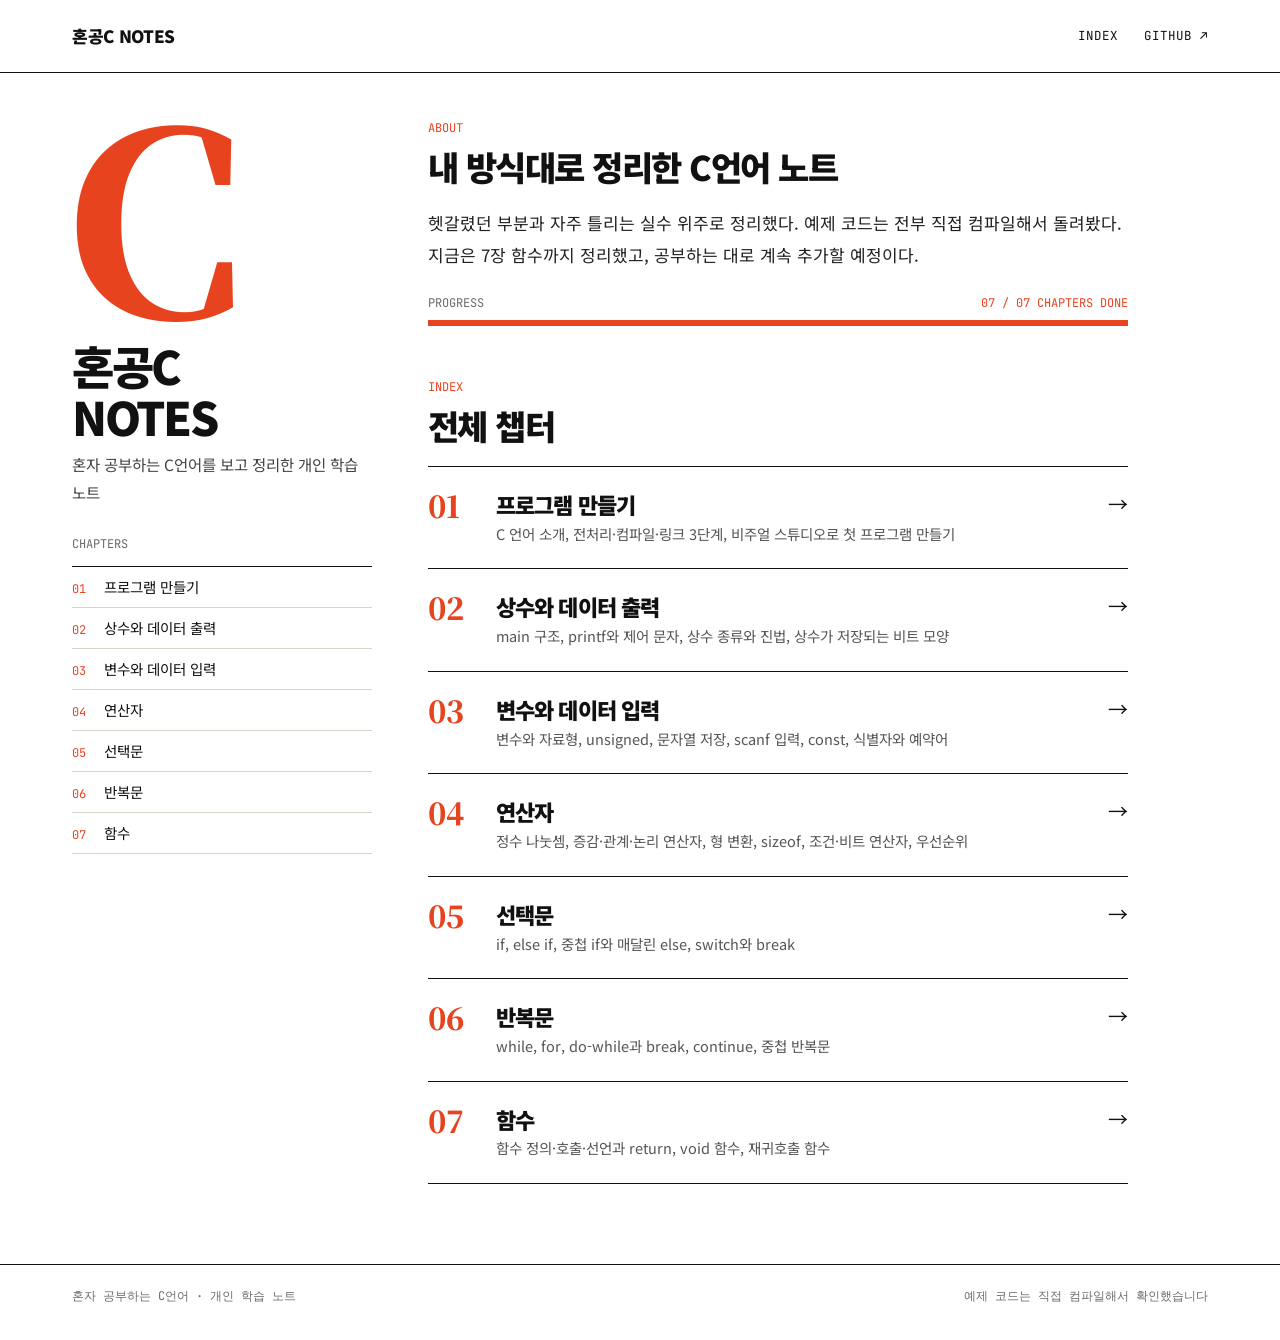
<file: index.html>
<!DOCTYPE html>
<html lang="ko">
<head>
<meta charset="utf-8">
<meta name="viewport" content="width=device-width, initial-scale=1">
<title>혼공C NOTES · 혼자 공부하는 C언어 정리</title>
<meta name="description" content="혼자 공부하는 C언어를 공부하며 정리한 노트">
<link rel="preconnect" href="https://fonts.googleapis.com">
<link rel="preconnect" href="https://fonts.gstatic.com" crossorigin>
<link rel="stylesheet" href="https://fonts.googleapis.com/css2?family=JetBrains+Mono:wght@400;500&family=Noto+Sans+KR:wght@400;500;700;900&family=Noto+Serif+KR:wght@700;900&display=swap">
<link rel="stylesheet" href="assets/style.css?v=2">
<link rel="stylesheet" href="assets/home.css?v=2">
</head>
<body>
<header class="topbar"><div class="wrap">
  <a class="brand" href="./">혼공C NOTES</a>
  <nav class="topnav"><a href="./">INDEX</a><a href="https://github.com/Leedonggeon123/C_STUDY" target="_blank" rel="noopener">GITHUB ↗</a></nav>
</div></header>
<div class="wrap chapter">
  <aside class="side">
    <div class="bignum">C</div>
    <h1>혼공C<br>NOTES</h1>
    <p class="desc">혼자 공부하는 C언어를 보고 정리한 개인 학습 노트</p>
    <div class="toc-label">CHAPTERS</div>
    <nav class="toc homenav"><a href="ch01/"><span class="n">01</span>프로그램 만들기</a><a href="ch02/"><span class="n">02</span>상수와 데이터 출력</a><a href="ch03/"><span class="n">03</span>변수와 데이터 입력</a><a href="ch04/"><span class="n">04</span>연산자</a><a href="ch05/"><span class="n">05</span>선택문</a><a href="ch06/"><span class="n">06</span>반복문</a><a href="ch07/"><span class="n">07</span>함수</a></nav>
  </aside>
  <main class="content">
    <article class="prose">
<div class="sec-label">ABOUT</div>
<h2>내 방식대로 정리한 C언어 노트</h2>
<p>헷갈렸던 부분과 자주 틀리는 실수 위주로 정리했다. 예제 코드는 전부 직접 컴파일해서 돌려봤다. 지금은 7장 함수까지 정리했고, 공부하는 대로 계속 추가할 예정이다.</p>
<div class="progress"><div class="row"><span>PROGRESS</span><span>07 / 07 CHAPTERS DONE</span></div><div class="bar"><i style="width:100%"></i></div></div>
<div class="sec-label">INDEX</div>
<h2>전체 챕터</h2>
<div class="rows"><a href="ch01/"><span class="n">01</span><span class="body"><span class="t">프로그램 만들기</span><span class="d">C 언어 소개, 전처리·컴파일·링크 3단계, 비주얼 스튜디오로 첫 프로그램 만들기</span></span><span class="go">→</span></a><a href="ch02/"><span class="n">02</span><span class="body"><span class="t">상수와 데이터 출력</span><span class="d">main 구조, printf와 제어 문자, 상수 종류와 진법, 상수가 저장되는 비트 모양</span></span><span class="go">→</span></a><a href="ch03/"><span class="n">03</span><span class="body"><span class="t">변수와 데이터 입력</span><span class="d">변수와 자료형, unsigned, 문자열 저장, scanf 입력, const, 식별자와 예약어</span></span><span class="go">→</span></a><a href="ch04/"><span class="n">04</span><span class="body"><span class="t">연산자</span><span class="d">정수 나눗셈, 증감·관계·논리 연산자, 형 변환, sizeof, 조건·비트 연산자, 우선순위</span></span><span class="go">→</span></a><a href="ch05/"><span class="n">05</span><span class="body"><span class="t">선택문</span><span class="d">if, else if, 중첩 if와 매달린 else, switch와 break</span></span><span class="go">→</span></a><a href="ch06/"><span class="n">06</span><span class="body"><span class="t">반복문</span><span class="d">while, for, do-while과 break, continue, 중첩 반복문</span></span><span class="go">→</span></a><a href="ch07/"><span class="n">07</span><span class="body"><span class="t">함수</span><span class="d">함수 정의·호출·선언과 return, void 함수, 재귀호출 함수</span></span><span class="go">→</span></a></div>
    </article>
  </main>
</div>
<footer class="foot"><div class="wrap"><span>혼자 공부하는 C언어 · 개인 학습 노트</span><span>예제 코드는 직접 컴파일해서 확인했습니다</span></div></footer>
<script src="assets/main.js?v=2"></script>
</body>
</html>
</file>
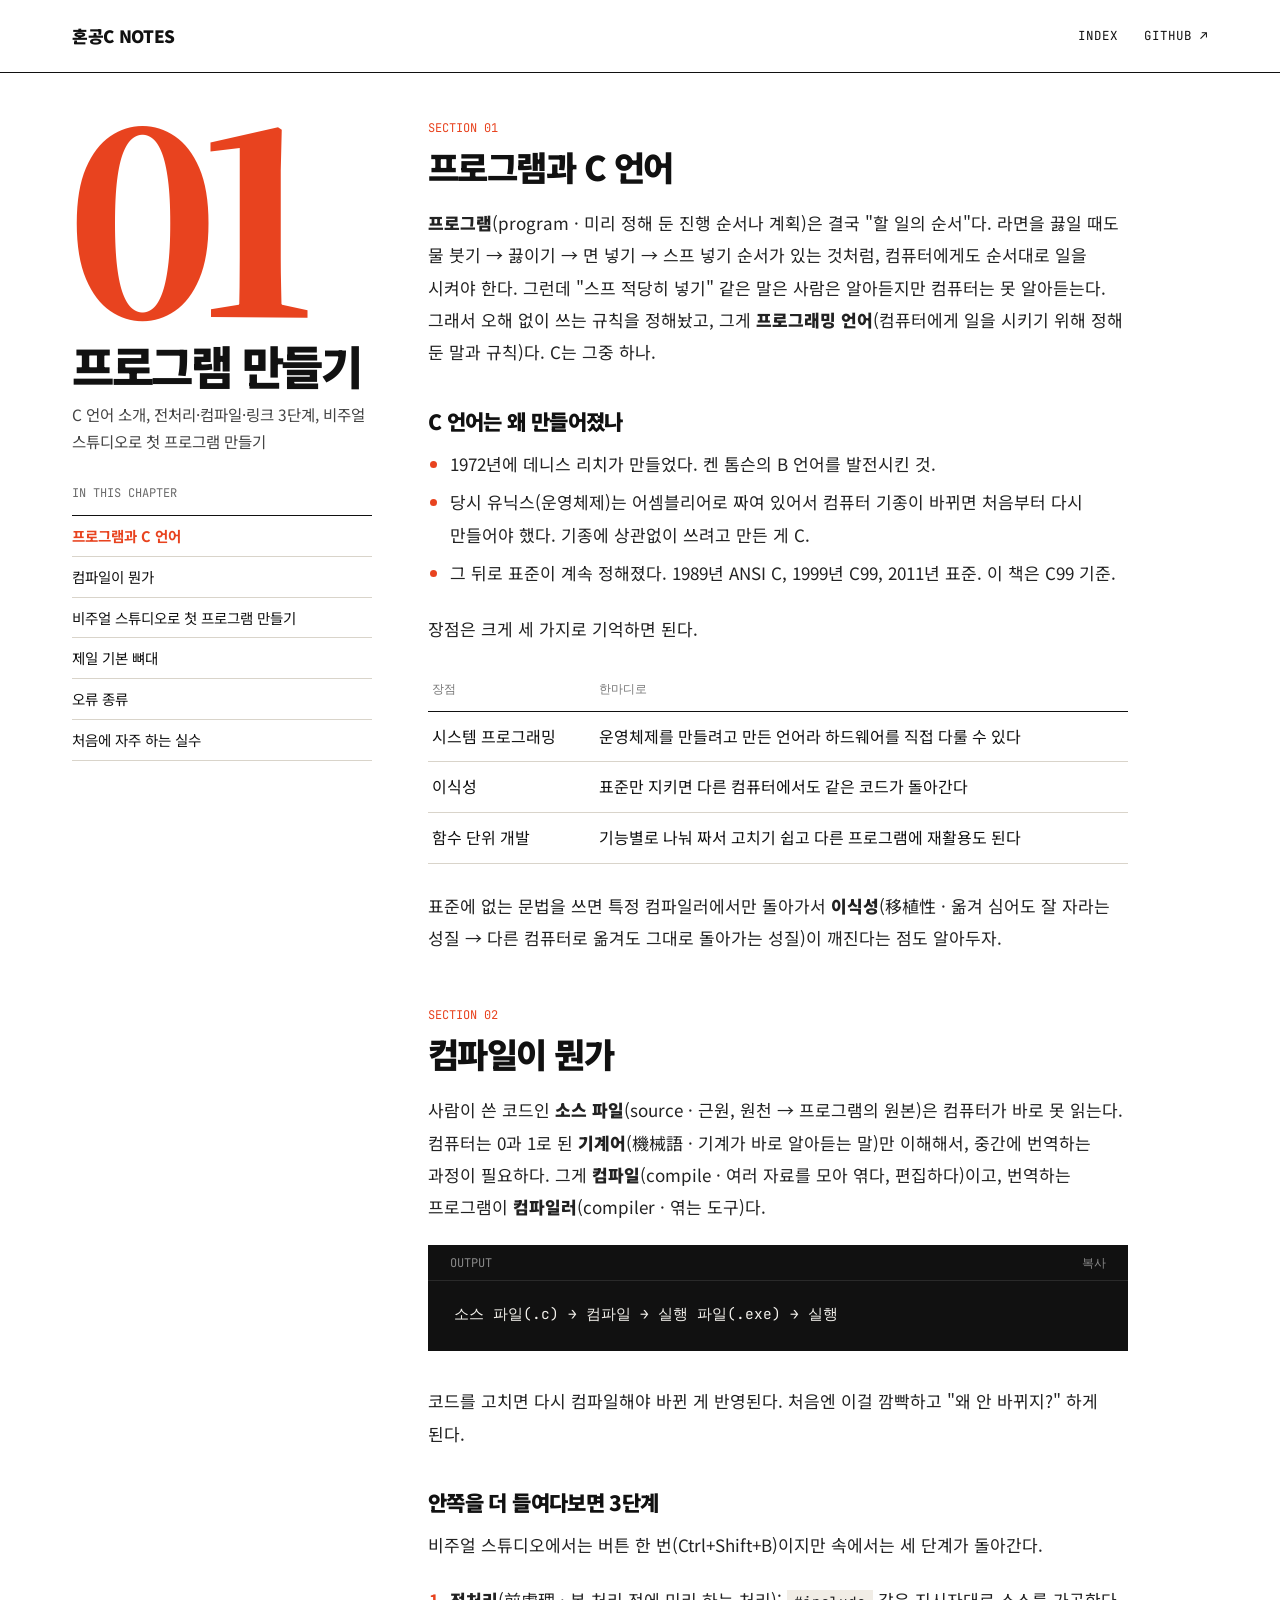
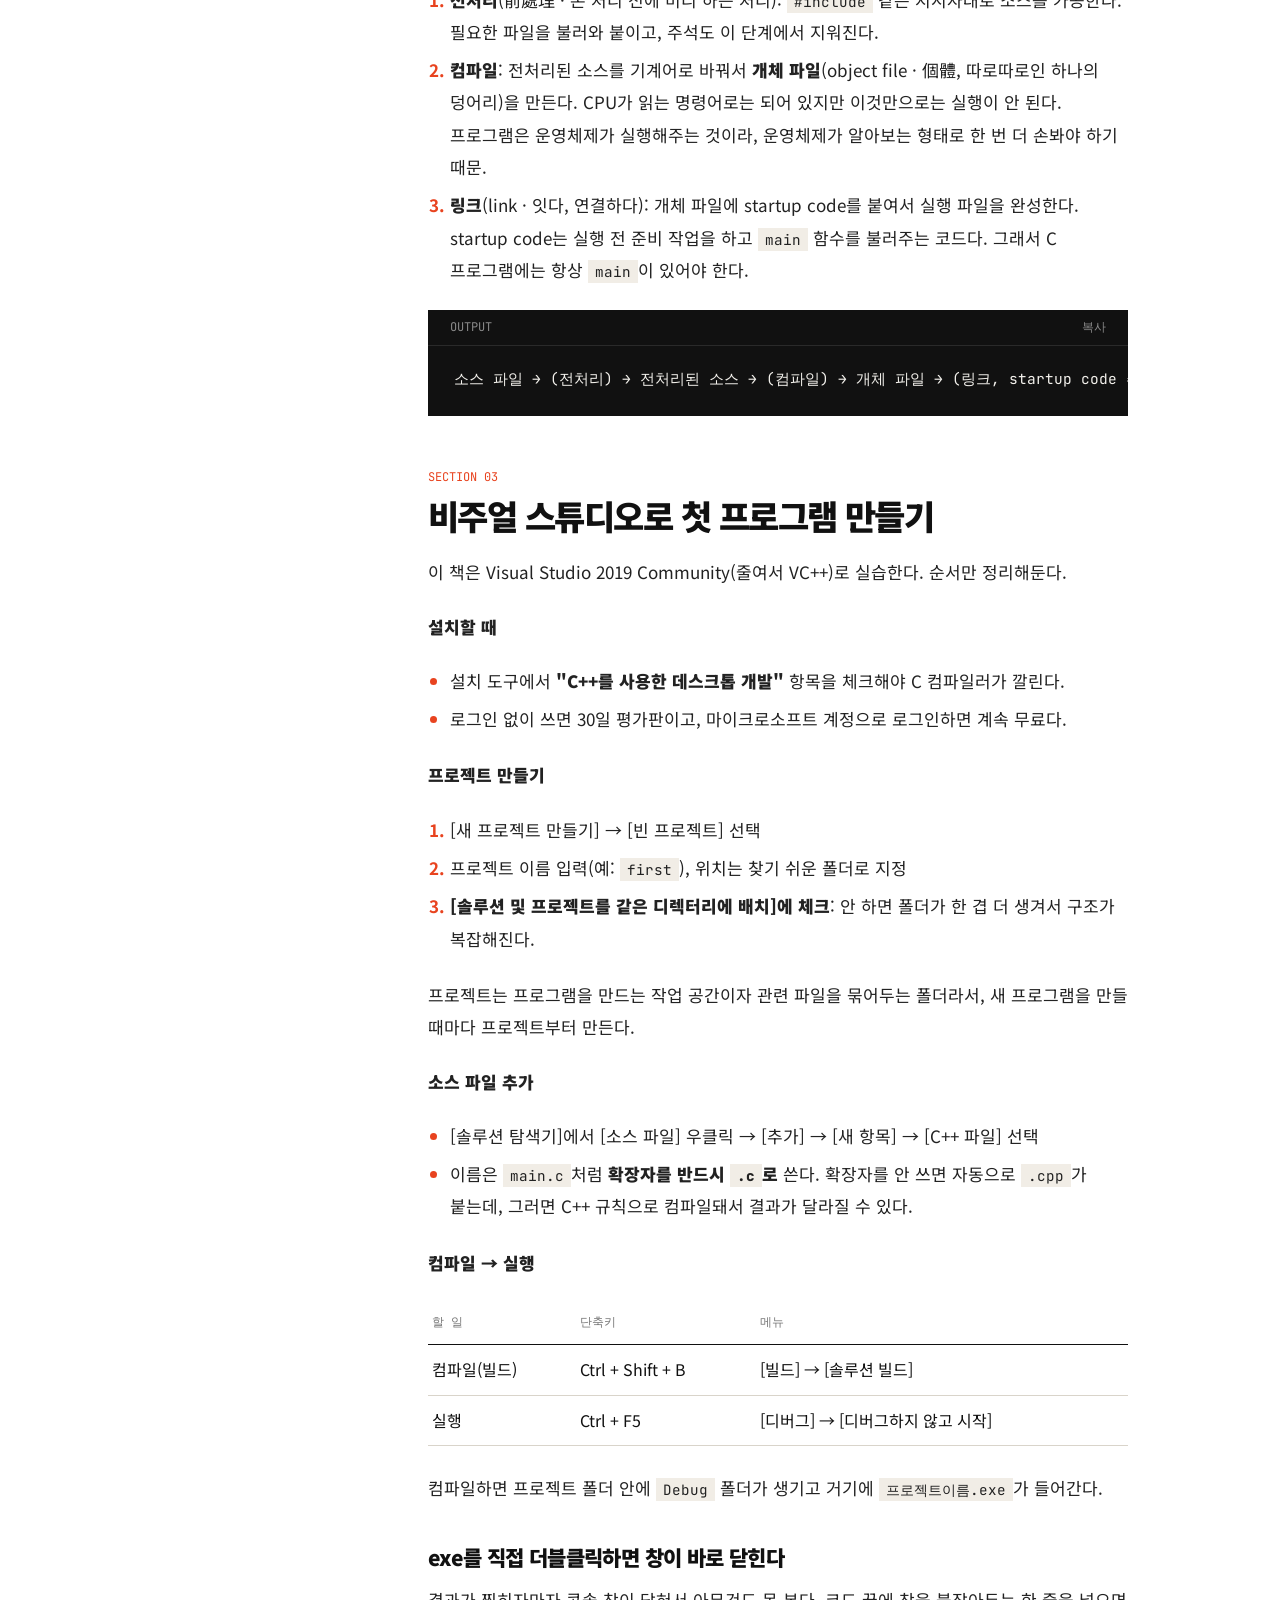
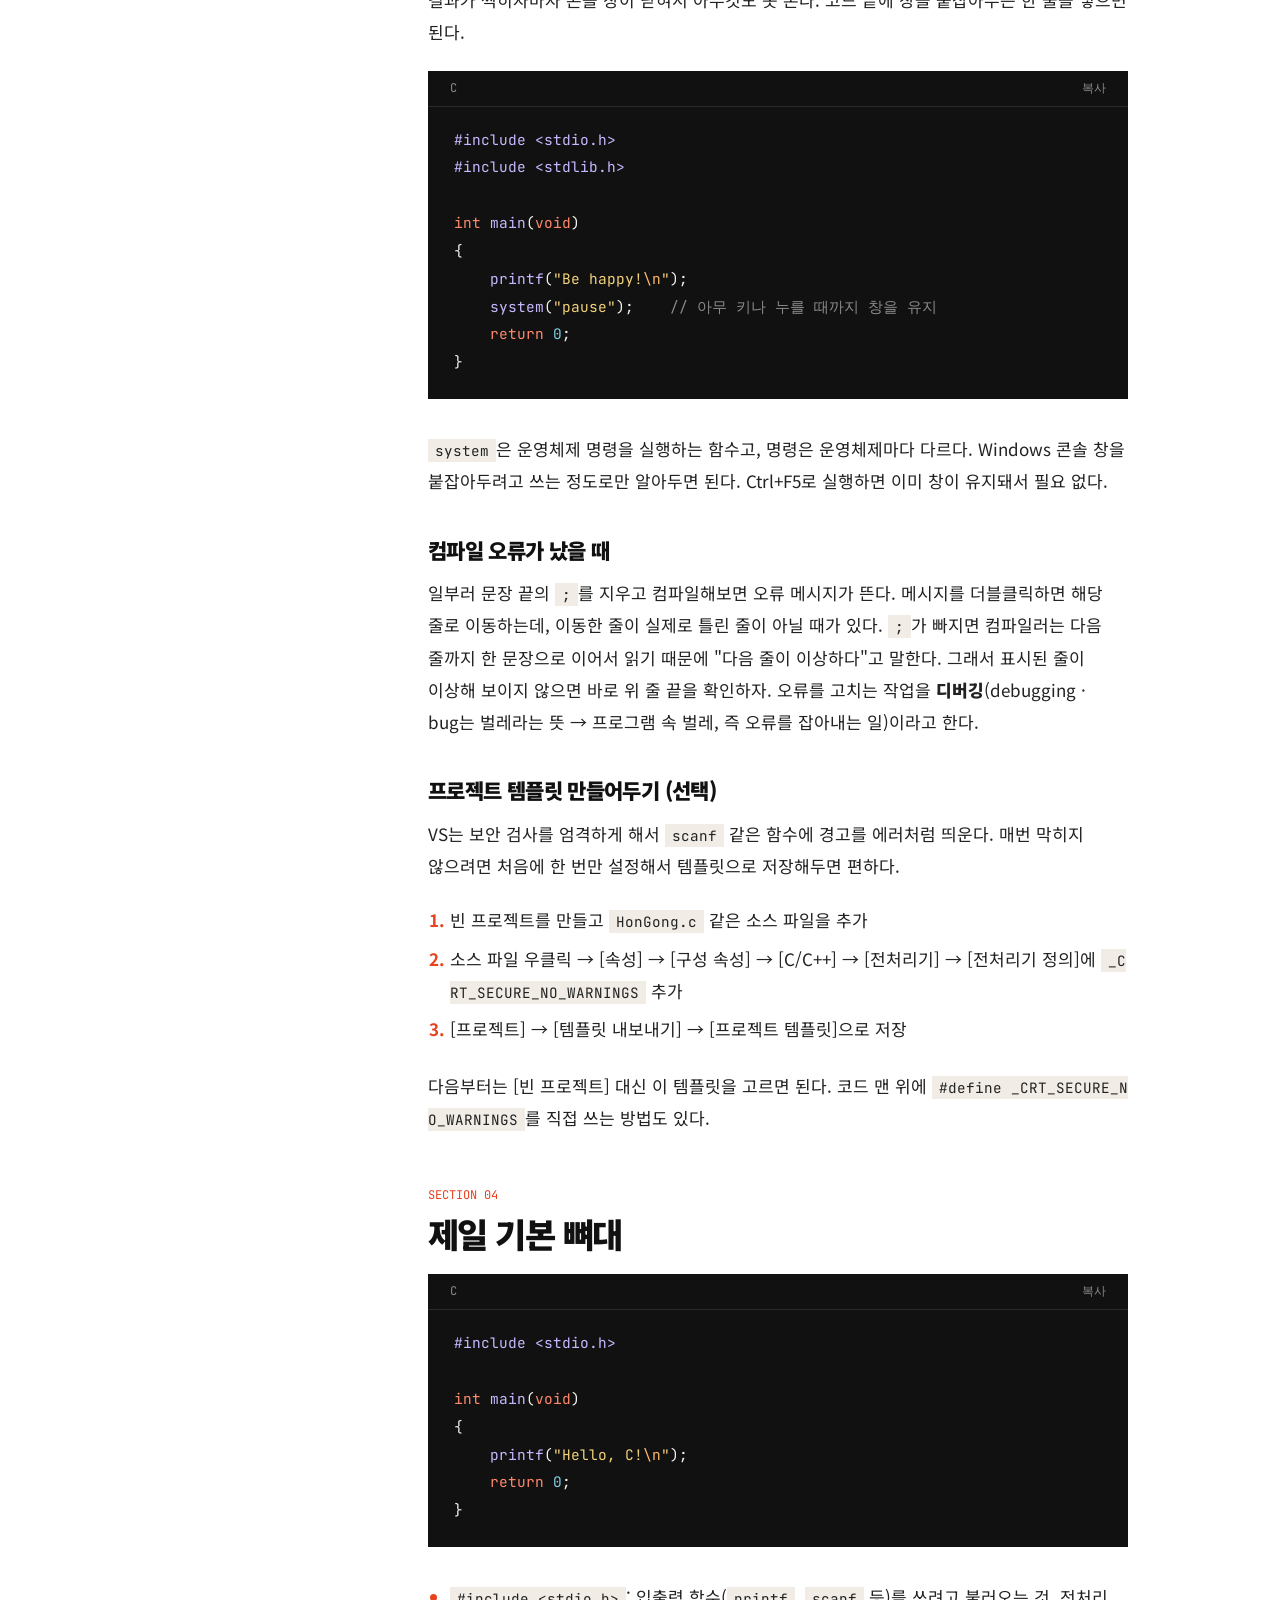
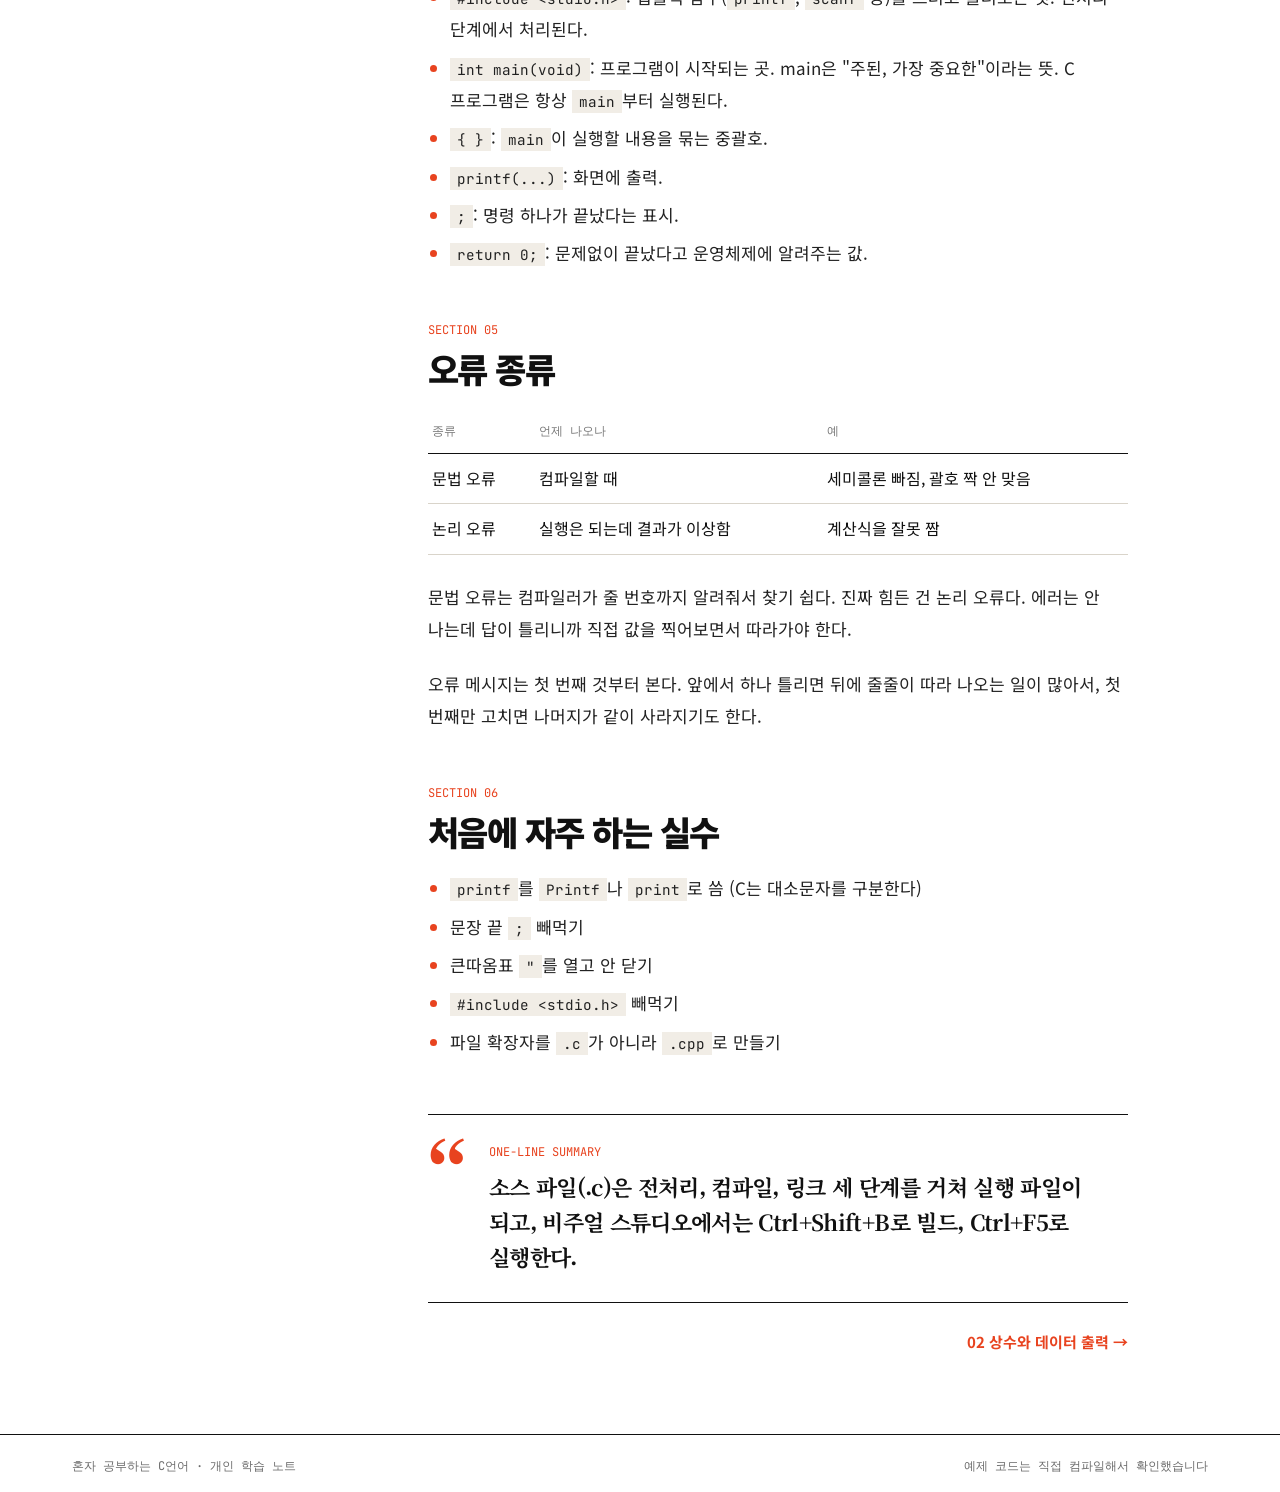
<file: ch01/index.html>
<!DOCTYPE html>
<html lang="ko">
<head>
<meta charset="utf-8">
<meta name="viewport" content="width=device-width, initial-scale=1">
<title>01 프로그램 만들기 · 혼공C NOTES</title>
<meta name="description" content="혼자 공부하는 C언어를 공부하며 정리한 노트">
<link rel="preconnect" href="https://fonts.googleapis.com">
<link rel="preconnect" href="https://fonts.gstatic.com" crossorigin>
<link rel="stylesheet" href="https://fonts.googleapis.com/css2?family=JetBrains+Mono:wght@400;500&family=Noto+Sans+KR:wght@400;500;700;900&family=Noto+Serif+KR:wght@700;900&display=swap">
<link rel="stylesheet" href="../assets/style.css?v=2">
</head>
<body>
<header class="topbar"><div class="wrap">
  <a class="brand" href="../">혼공C NOTES</a>
  <nav class="topnav"><a href="../">INDEX</a><a href="https://github.com/Leedonggeon123/C_STUDY" target="_blank" rel="noopener">GITHUB ↗</a></nav>
</div></header>
<div class="wrap chapter">
  <aside class="side">
    <div class="bignum">01</div>
    <h1>프로그램 만들기</h1>
    <p class="desc">C 언어 소개, 전처리·컴파일·링크 3단계, 비주얼 스튜디오로 첫 프로그램 만들기</p>
    <div class="toc-label">IN THIS CHAPTER</div>
    <nav class="toc"><a href="#c">프로그램과 C 언어</a><a href="#_1">컴파일이 뭔가</a><a href="#_2">비주얼 스튜디오로 첫 프로그램 만들기</a><a href="#_5">제일 기본 뼈대</a><a href="#_6">오류 종류</a><a href="#_7">처음에 자주 하는 실수</a></nav>
  </aside>
  <main class="content">
    <article class="prose">
<div class="sec-label">SECTION 01</div><h2 id="c">프로그램과 C 언어</h2>
<p><strong>프로그램</strong>(program · 미리 정해 둔 진행 순서나 계획)은 결국 "할 일의 순서"다. 라면을 끓일 때도 물 붓기 → 끓이기 → 면 넣기 → 스프 넣기 순서가 있는 것처럼, 컴퓨터에게도 순서대로 일을 시켜야 한다. 그런데 "스프 적당히 넣기" 같은 말은 사람은 알아듣지만 컴퓨터는 못 알아듣는다. 그래서 오해 없이 쓰는 규칙을 정해놨고, 그게 <strong>프로그래밍 언어</strong>(컴퓨터에게 일을 시키기 위해 정해 둔 말과 규칙)다. C는 그중 하나.</p>
<h3 id="c_1">C 언어는 왜 만들어졌나</h3>
<ul>
<li>1972년에 데니스 리치가 만들었다. 켄 톰슨의 B 언어를 발전시킨 것.</li>
<li>당시 유닉스(운영체제)는 어셈블리어로 짜여 있어서 컴퓨터 기종이 바뀌면 처음부터 다시 만들어야 했다. 기종에 상관없이 쓰려고 만든 게 C.</li>
<li>그 뒤로 표준이 계속 정해졌다. 1989년 ANSI C, 1999년 C99, 2011년 표준. 이 책은 C99 기준.</li>
</ul>
<p>장점은 크게 세 가지로 기억하면 된다.</p>
<div class="table-wrap"><table>
<thead>
<tr>
<th>장점</th>
<th>한마디로</th>
</tr>
</thead>
<tbody>
<tr>
<td>시스템 프로그래밍</td>
<td>운영체제를 만들려고 만든 언어라 하드웨어를 직접 다룰 수 있다</td>
</tr>
<tr>
<td>이식성</td>
<td>표준만 지키면 다른 컴퓨터에서도 같은 코드가 돌아간다</td>
</tr>
<tr>
<td>함수 단위 개발</td>
<td>기능별로 나눠 짜서 고치기 쉽고 다른 프로그램에 재활용도 된다</td>
</tr>
</tbody>
</table></div>
<p>표준에 없는 문법을 쓰면 특정 컴파일러에서만 돌아가서 <strong>이식성</strong>(移植性 · 옮겨 심어도 잘 자라는 성질 → 다른 컴퓨터로 옮겨도 그대로 돌아가는 성질)이 깨진다는 점도 알아두자.</p>
<div class="sec-label">SECTION 02</div><h2 id="_1">컴파일이 뭔가</h2>
<p>사람이 쓴 코드인 <strong>소스 파일</strong>(source · 근원, 원천 → 프로그램의 원본)은 컴퓨터가 바로 못 읽는다. 컴퓨터는 0과 1로 된 <strong>기계어</strong>(機械語 · 기계가 바로 알아듣는 말)만 이해해서, 중간에 번역하는 과정이 필요하다. 그게 <strong>컴파일</strong>(compile · 여러 자료를 모아 엮다, 편집하다)이고, 번역하는 프로그램이 <strong>컴파일러</strong>(compiler · 엮는 도구)다.</p>
<div class="codewrap"><div class="bar"><span>OUTPUT</span><button class="copy" type="button">복사</button></div><pre class="hl"><code>소스 파일(.c) → 컴파일 → 실행 파일(.exe) → 실행</code></pre></div>
<p>코드를 고치면 다시 컴파일해야 바뀐 게 반영된다. 처음엔 이걸 깜빡하고 "왜 안 바뀌지?" 하게 된다.</p>
<h3 id="3">안쪽을 더 들여다보면 3단계</h3>
<p>비주얼 스튜디오에서는 버튼 한 번(Ctrl+Shift+B)이지만 속에서는 세 단계가 돌아간다.</p>
<ol>
<li><strong>전처리</strong>(前處理 · 본 처리 전에 미리 하는 처리): <code>#include</code> 같은 지시자대로 소스를 가공한다. 필요한 파일을 불러와 붙이고, 주석도 이 단계에서 지워진다.</li>
<li><strong>컴파일</strong>: 전처리된 소스를 기계어로 바꿔서 <strong>개체 파일</strong>(object file · 個體, 따로따로인 하나의 덩어리)을 만든다. CPU가 읽는 명령어로는 되어 있지만 이것만으로는 실행이 안 된다. 프로그램은 운영체제가 실행해주는 것이라, 운영체제가 알아보는 형태로 한 번 더 손봐야 하기 때문.</li>
<li><strong>링크</strong>(link · 잇다, 연결하다): 개체 파일에 startup code를 붙여서 실행 파일을 완성한다. startup code는 실행 전 준비 작업을 하고 <code>main</code> 함수를 불러주는 코드다. 그래서 C 프로그램에는 항상 <code>main</code>이 있어야 한다.</li>
</ol>
<div class="codewrap"><div class="bar"><span>OUTPUT</span><button class="copy" type="button">복사</button></div><pre class="hl"><code>소스 파일 → (전처리) → 전처리된 소스 → (컴파일) → 개체 파일 → (링크, startup code 추가) → 실행 파일</code></pre></div>
<div class="sec-label">SECTION 03</div><h2 id="_2">비주얼 스튜디오로 첫 프로그램 만들기</h2>
<p>이 책은 Visual Studio 2019 Community(줄여서 VC++)로 실습한다. 순서만 정리해둔다.</p>
<p><strong>설치할 때</strong></p>
<ul>
<li>설치 도구에서 <strong>"C++를 사용한 데스크톱 개발"</strong> 항목을 체크해야 C 컴파일러가 깔린다.</li>
<li>로그인 없이 쓰면 30일 평가판이고, 마이크로소프트 계정으로 로그인하면 계속 무료다.</li>
</ul>
<p><strong>프로젝트 만들기</strong></p>
<ol>
<li>[새 프로젝트 만들기] → [빈 프로젝트] 선택</li>
<li>프로젝트 이름 입력(예: <code>first</code>), 위치는 찾기 쉬운 폴더로 지정</li>
<li><strong>[솔루션 및 프로젝트를 같은 디렉터리에 배치]에 체크</strong>: 안 하면 폴더가 한 겹 더 생겨서 구조가 복잡해진다.</li>
</ol>
<p>프로젝트는 프로그램을 만드는 작업 공간이자 관련 파일을 묶어두는 폴더라서, 새 프로그램을 만들 때마다 프로젝트부터 만든다.</p>
<p><strong>소스 파일 추가</strong></p>
<ul>
<li>[솔루션 탐색기]에서 [소스 파일] 우클릭 → [추가] → [새 항목] → [C++ 파일] 선택</li>
<li>이름은 <code>main.c</code>처럼 <strong>확장자를 반드시 <code>.c</code>로</strong> 쓴다. 확장자를 안 쓰면 자동으로 <code>.cpp</code>가 붙는데, 그러면 C++ 규칙으로 컴파일돼서 결과가 달라질 수 있다.</li>
</ul>
<p><strong>컴파일 → 실행</strong></p>
<div class="table-wrap"><table>
<thead>
<tr>
<th>할 일</th>
<th>단축키</th>
<th>메뉴</th>
</tr>
</thead>
<tbody>
<tr>
<td>컴파일(빌드)</td>
<td>Ctrl + Shift + B</td>
<td>[빌드] → [솔루션 빌드]</td>
</tr>
<tr>
<td>실행</td>
<td>Ctrl + F5</td>
<td>[디버그] → [디버그하지 않고 시작]</td>
</tr>
</tbody>
</table></div>
<p>컴파일하면 프로젝트 폴더 안에 <code>Debug</code> 폴더가 생기고 거기에 <code>프로젝트이름.exe</code>가 들어간다.</p>
<h3 id="exe">exe를 직접 더블클릭하면 창이 바로 닫힌다</h3>
<p>결과가 찍히자마자 콘솔 창이 닫혀서 아무것도 못 본다. 코드 끝에 창을 붙잡아두는 한 줄을 넣으면 된다.</p>
<div class="codewrap"><div class="bar"><span>C</span><button class="copy" type="button">복사</button></div><pre class="hl"><code class="language-c">#include &lt;stdio.h&gt;
#include &lt;stdlib.h&gt;

int main(void)
{
    printf("Be happy!\n");
    system("pause");    // 아무 키나 누를 때까지 창을 유지
    return 0;
}</code></pre></div>
<p><code>system</code>은 운영체제 명령을 실행하는 함수고, 명령은 운영체제마다 다르다. Windows 콘솔 창을 붙잡아두려고 쓰는 정도로만 알아두면 된다. Ctrl+F5로 실행하면 이미 창이 유지돼서 필요 없다.</p>
<h3 id="_3">컴파일 오류가 났을 때</h3>
<p>일부러 문장 끝의 <code>;</code>를 지우고 컴파일해보면 오류 메시지가 뜬다. 메시지를 더블클릭하면 해당 줄로 이동하는데, 이동한 줄이 실제로 틀린 줄이 아닐 때가 있다. <code>;</code>가 빠지면 컴파일러는 다음 줄까지 한 문장으로 이어서 읽기 때문에 "다음 줄이 이상하다"고 말한다. 그래서 표시된 줄이 이상해 보이지 않으면 바로 위 줄 끝을 확인하자. 오류를 고치는 작업을 <strong>디버깅</strong>(debugging · bug는 벌레라는 뜻 → 프로그램 속 벌레, 즉 오류를 잡아내는 일)이라고 한다.</p>
<h3 id="_4">프로젝트 템플릿 만들어두기 (선택)</h3>
<p>VS는 보안 검사를 엄격하게 해서 <code>scanf</code> 같은 함수에 경고를 에러처럼 띄운다. 매번 막히지 않으려면 처음에 한 번만 설정해서 템플릿으로 저장해두면 편하다.</p>
<ol>
<li>빈 프로젝트를 만들고 <code>HonGong.c</code> 같은 소스 파일을 추가</li>
<li>소스 파일 우클릭 → [속성] → [구성 속성] → [C/C++] → [전처리기] → [전처리기 정의]에 <code>_CRT_SECURE_NO_WARNINGS</code> 추가</li>
<li>[프로젝트] → [템플릿 내보내기] → [프로젝트 템플릿]으로 저장</li>
</ol>
<p>다음부터는 [빈 프로젝트] 대신 이 템플릿을 고르면 된다. 코드 맨 위에 <code>#define _CRT_SECURE_NO_WARNINGS</code>를 직접 쓰는 방법도 있다.</p>
<div class="sec-label">SECTION 04</div><h2 id="_5">제일 기본 뼈대</h2>
<div class="codewrap"><div class="bar"><span>C</span><button class="copy" type="button">복사</button></div><pre class="hl"><code class="language-c">#include &lt;stdio.h&gt;

int main(void)
{
    printf("Hello, C!\n");
    return 0;
}</code></pre></div>
<ul>
<li><code>#include &lt;stdio.h&gt;</code>: 입출력 함수(<code>printf</code>, <code>scanf</code> 등)를 쓰려고 불러오는 것. 전처리 단계에서 처리된다.</li>
<li><code>int main(void)</code>: 프로그램이 시작되는 곳. main은 "주된, 가장 중요한"이라는 뜻. C 프로그램은 항상 <code>main</code>부터 실행된다.</li>
<li><code>{ }</code>: <code>main</code>이 실행할 내용을 묶는 중괄호.</li>
<li><code>printf(...)</code>: 화면에 출력.</li>
<li><code>;</code>: 명령 하나가 끝났다는 표시.</li>
<li><code>return 0;</code>: 문제없이 끝났다고 운영체제에 알려주는 값.</li>
</ul>
<div class="sec-label">SECTION 05</div><h2 id="_6">오류 종류</h2>
<div class="table-wrap"><table>
<thead>
<tr>
<th>종류</th>
<th>언제 나오나</th>
<th>예</th>
</tr>
</thead>
<tbody>
<tr>
<td>문법 오류</td>
<td>컴파일할 때</td>
<td>세미콜론 빠짐, 괄호 짝 안 맞음</td>
</tr>
<tr>
<td>논리 오류</td>
<td>실행은 되는데 결과가 이상함</td>
<td>계산식을 잘못 짬</td>
</tr>
</tbody>
</table></div>
<p>문법 오류는 컴파일러가 줄 번호까지 알려줘서 찾기 쉽다. 진짜 힘든 건 논리 오류다. 에러는 안 나는데 답이 틀리니까 직접 값을 찍어보면서 따라가야 한다.</p>
<p>오류 메시지는 첫 번째 것부터 본다. 앞에서 하나 틀리면 뒤에 줄줄이 따라 나오는 일이 많아서, 첫 번째만 고치면 나머지가 같이 사라지기도 한다.</p>
<div class="sec-label">SECTION 06</div><h2 id="_7">처음에 자주 하는 실수</h2>
<ul>
<li><code>printf</code>를 <code>Printf</code>나 <code>print</code>로 씀 (C는 대소문자를 구분한다)</li>
<li>문장 끝 <code>;</code> 빼먹기</li>
<li>큰따옴표 <code>"</code>를 열고 안 닫기</li>
<li><code>#include &lt;stdio.h&gt;</code> 빼먹기</li>
<li>파일 확장자를 <code>.c</code>가 아니라 <code>.cpp</code>로 만들기</li>
</ul>
<div class="summary"><div class="q">&ldquo;</div><div><div class="label">ONE-LINE SUMMARY</div><p>소스 파일(.c)은 전처리, 컴파일, 링크 세 단계를 거쳐 실행 파일이 되고, 비주얼 스튜디오에서는 Ctrl+Shift+B로 빌드, Ctrl+F5로 실행한다.</p></div></div>
    </article>
    <div class="pager"><a class="next" href="../ch02/">02 상수와 데이터 출력 →</a></div>
  </main>
</div>
<footer class="foot"><div class="wrap"><span>혼자 공부하는 C언어 · 개인 학습 노트</span><span>예제 코드는 직접 컴파일해서 확인했습니다</span></div></footer>
<script src="../assets/main.js?v=2"></script>
</body>
</html>
</file>
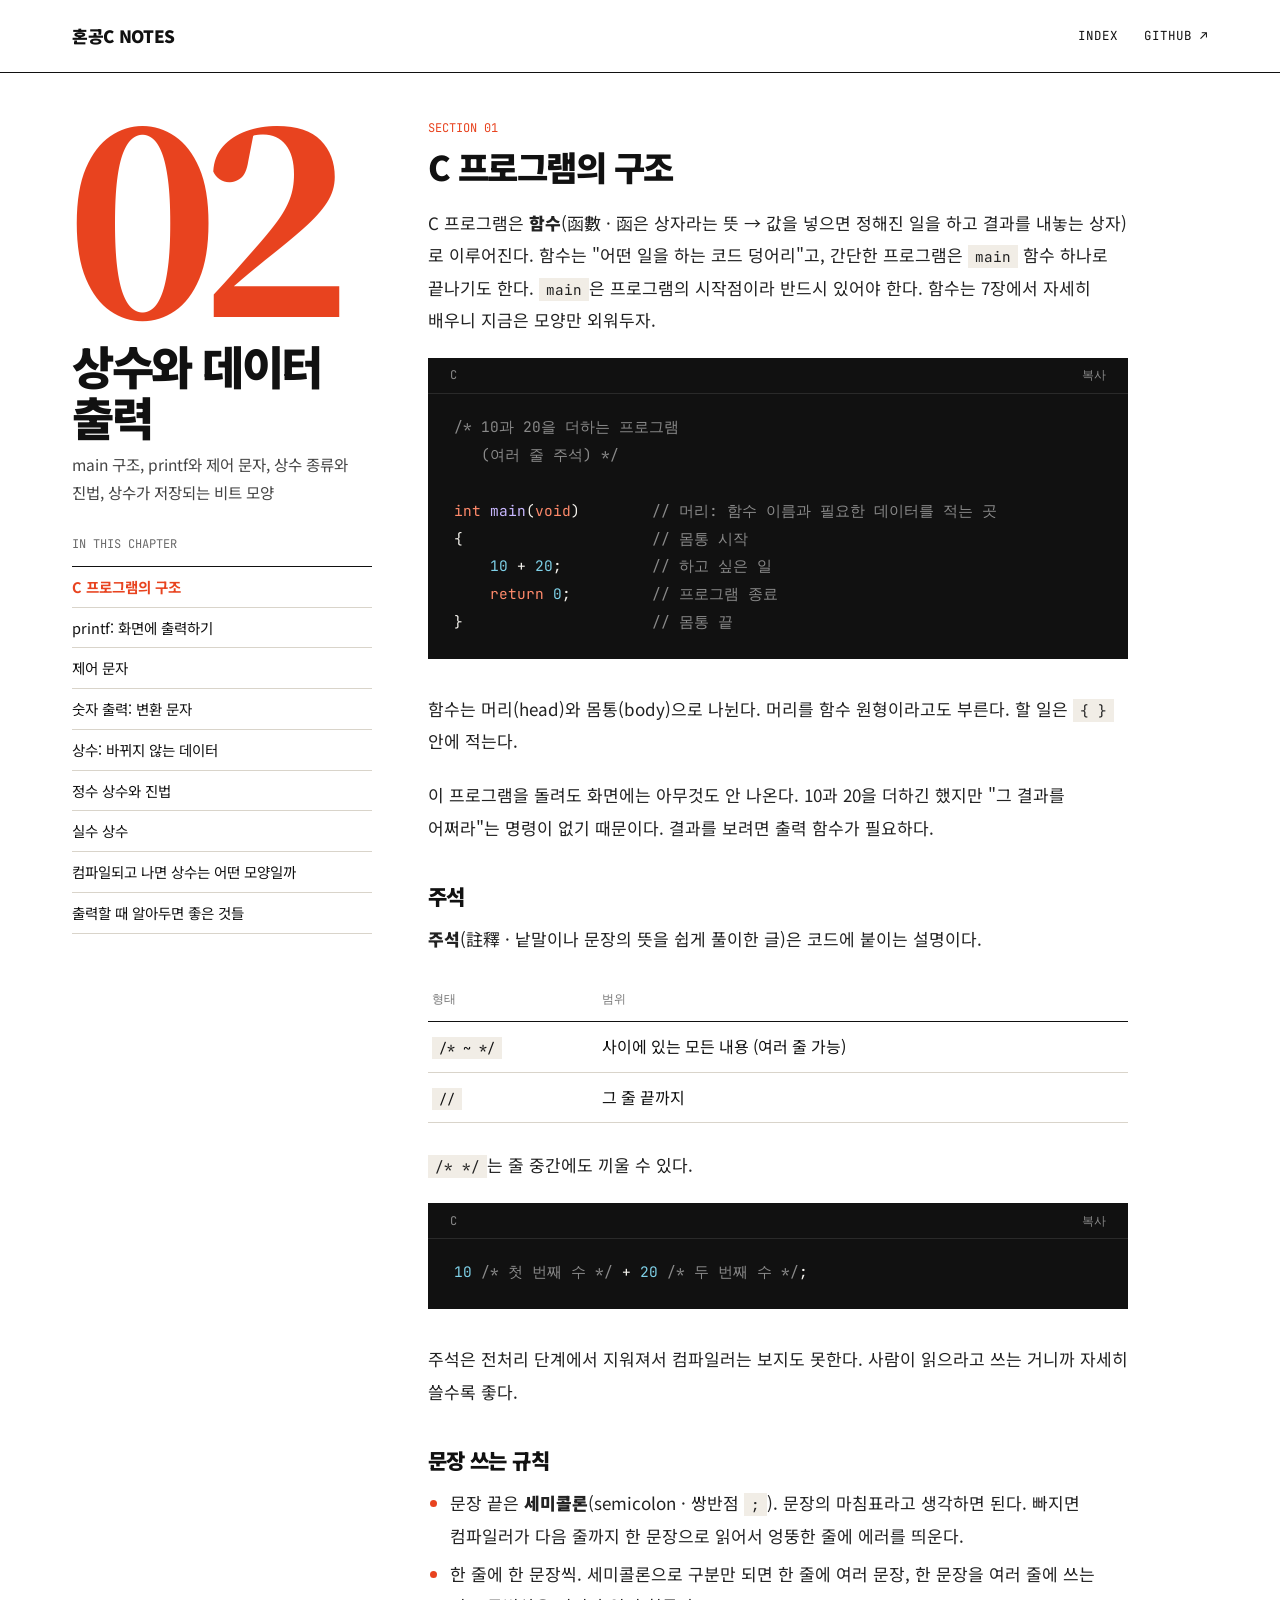
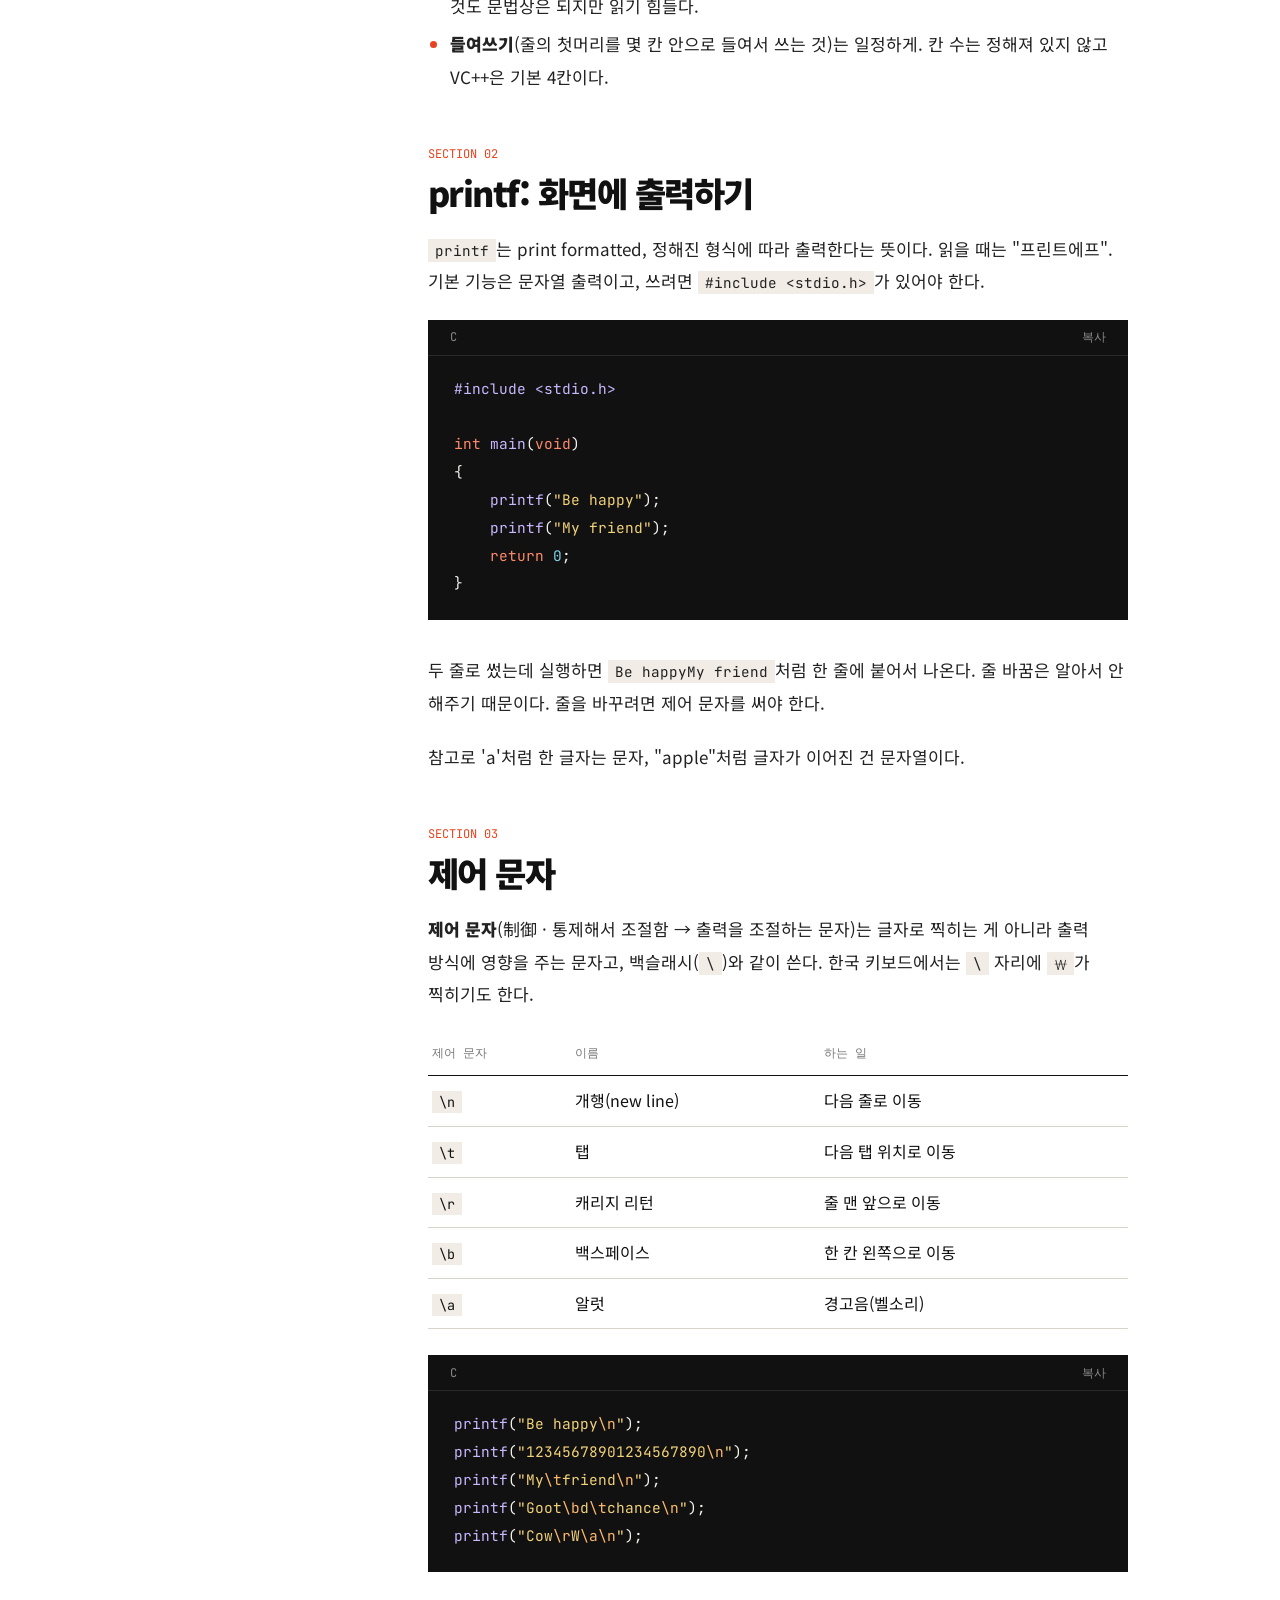
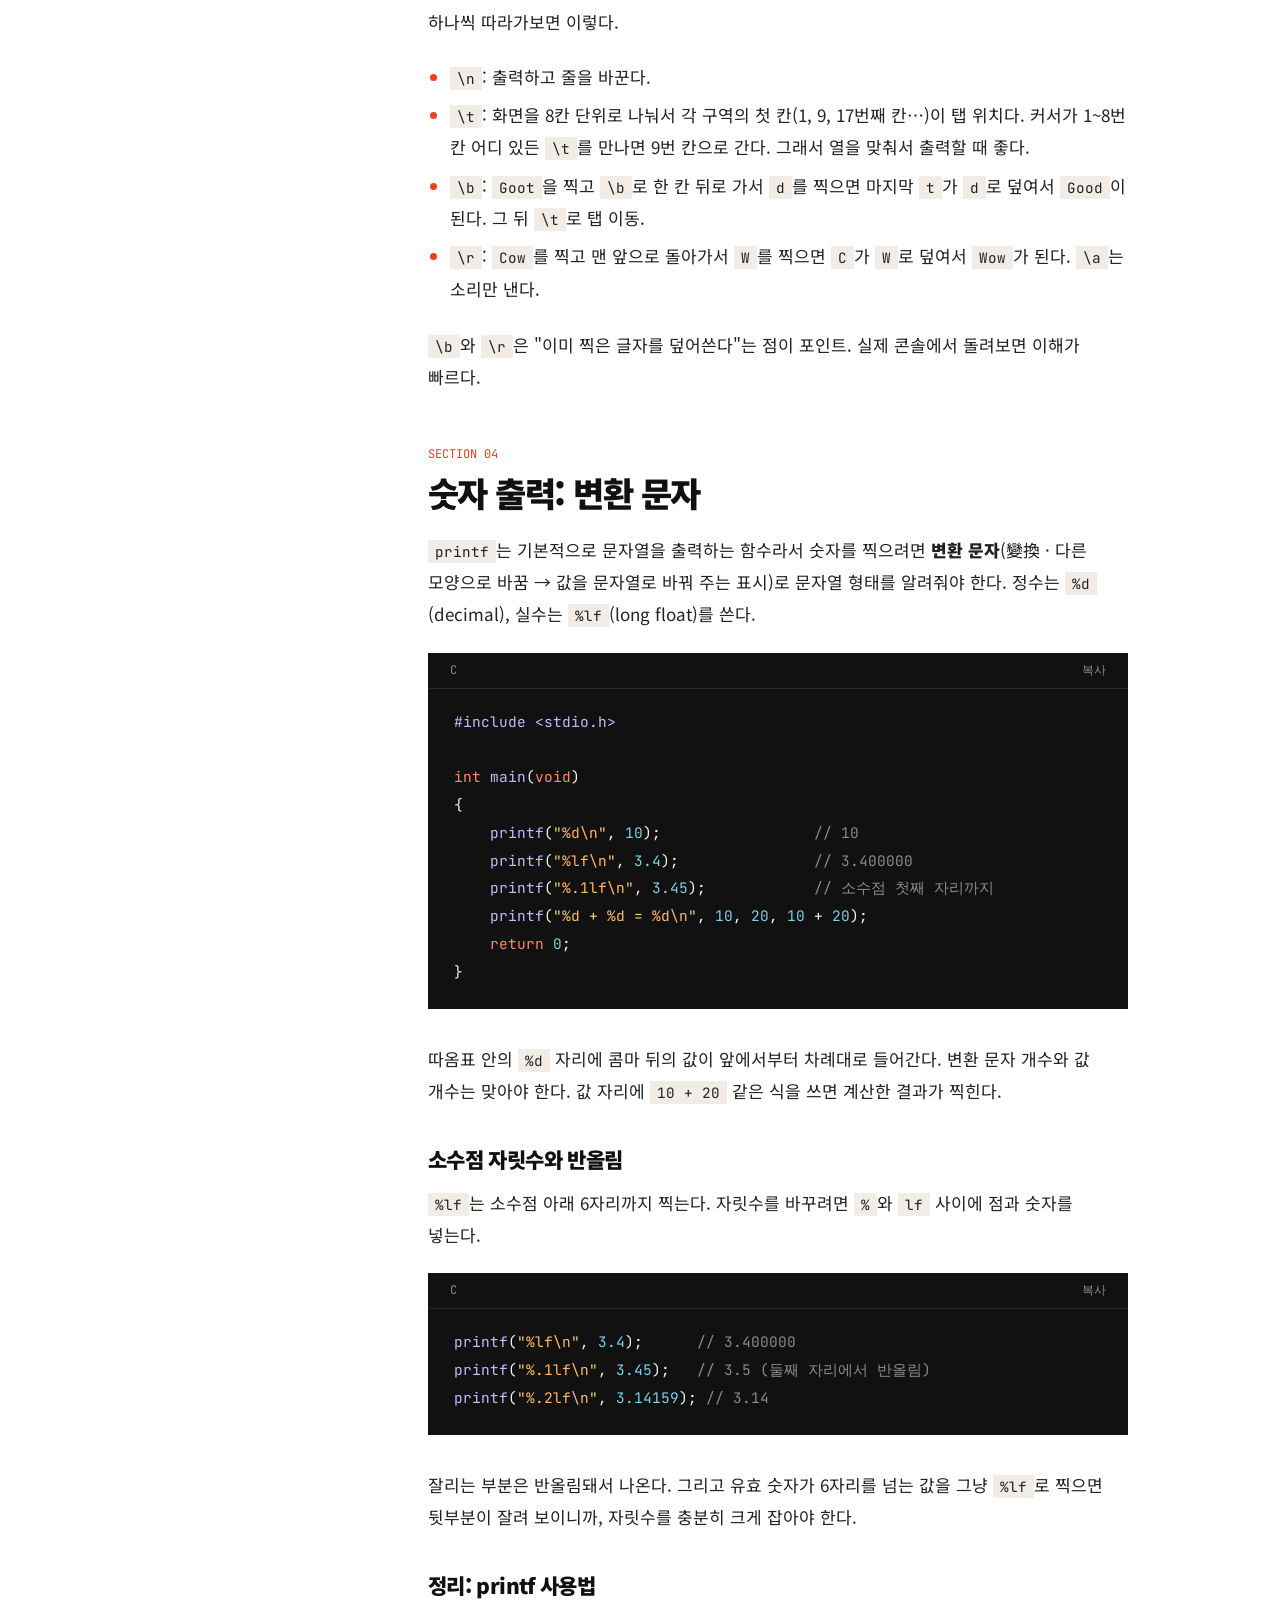
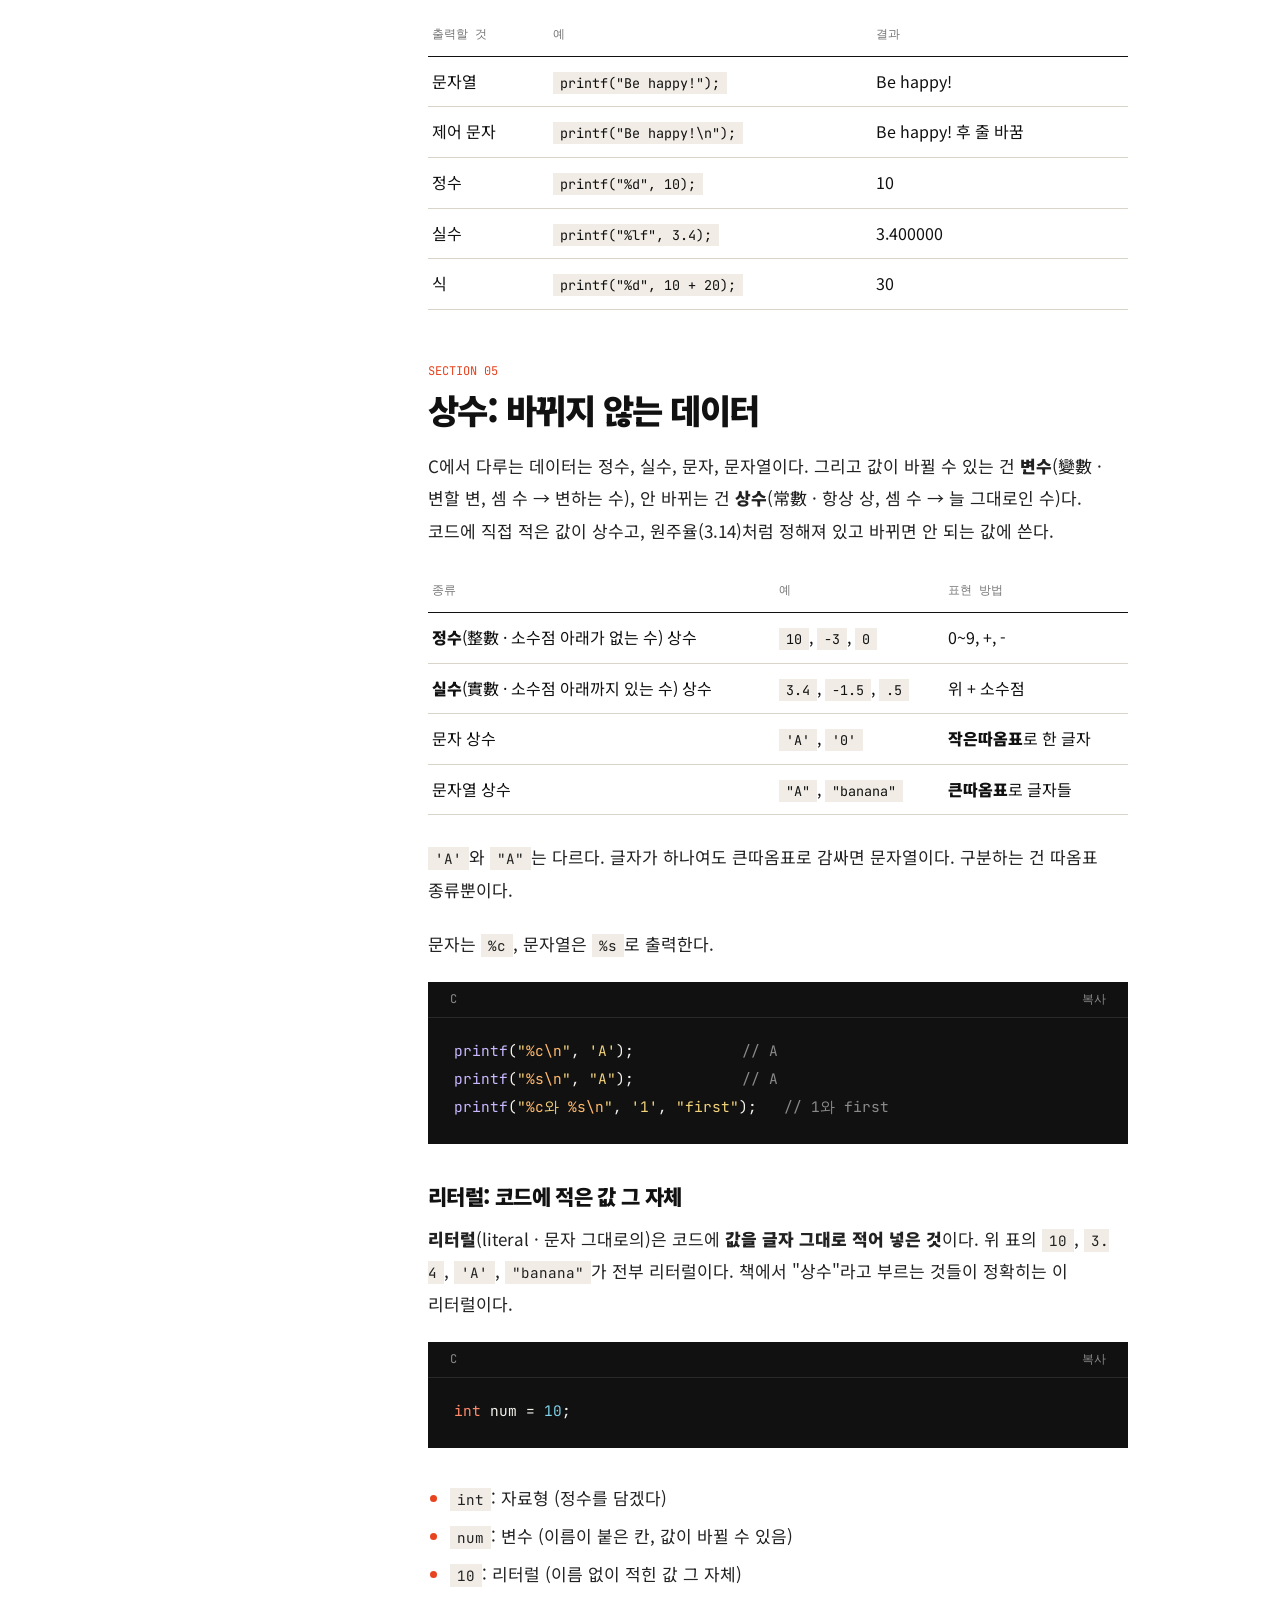
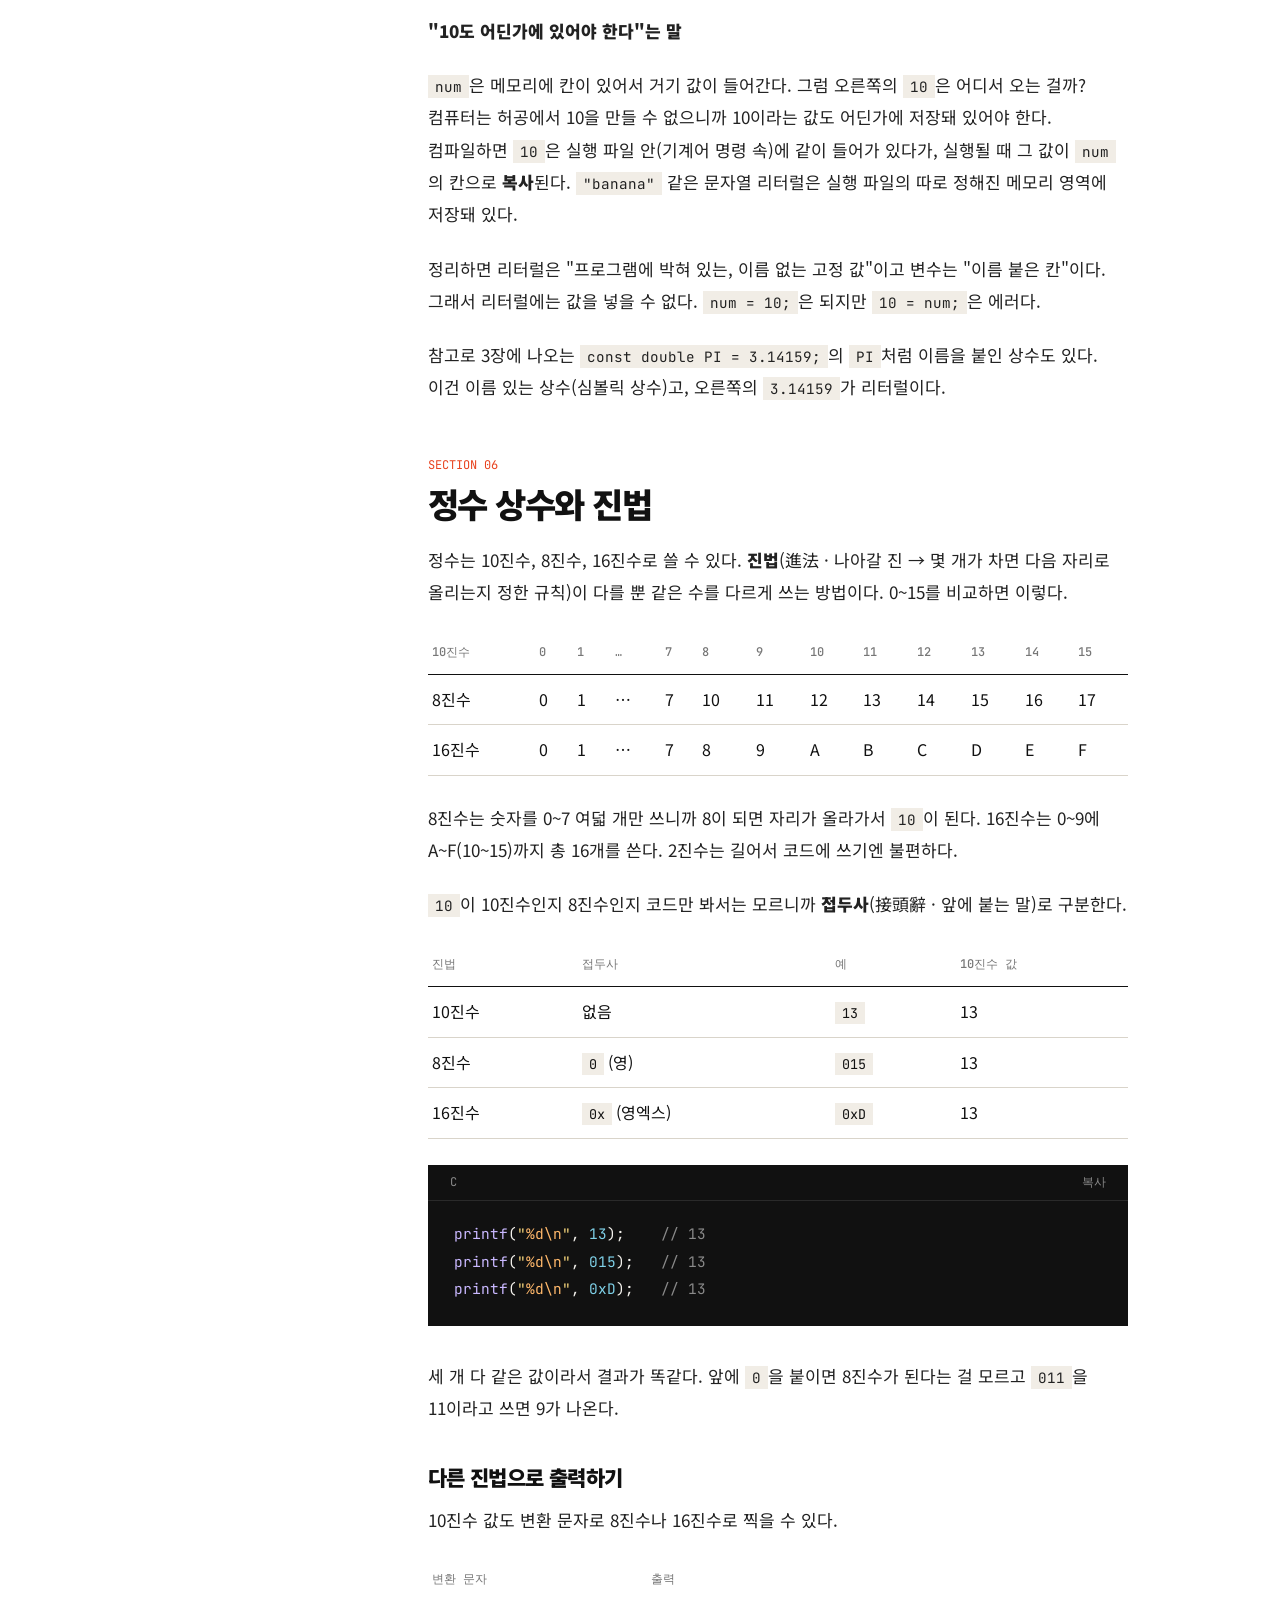
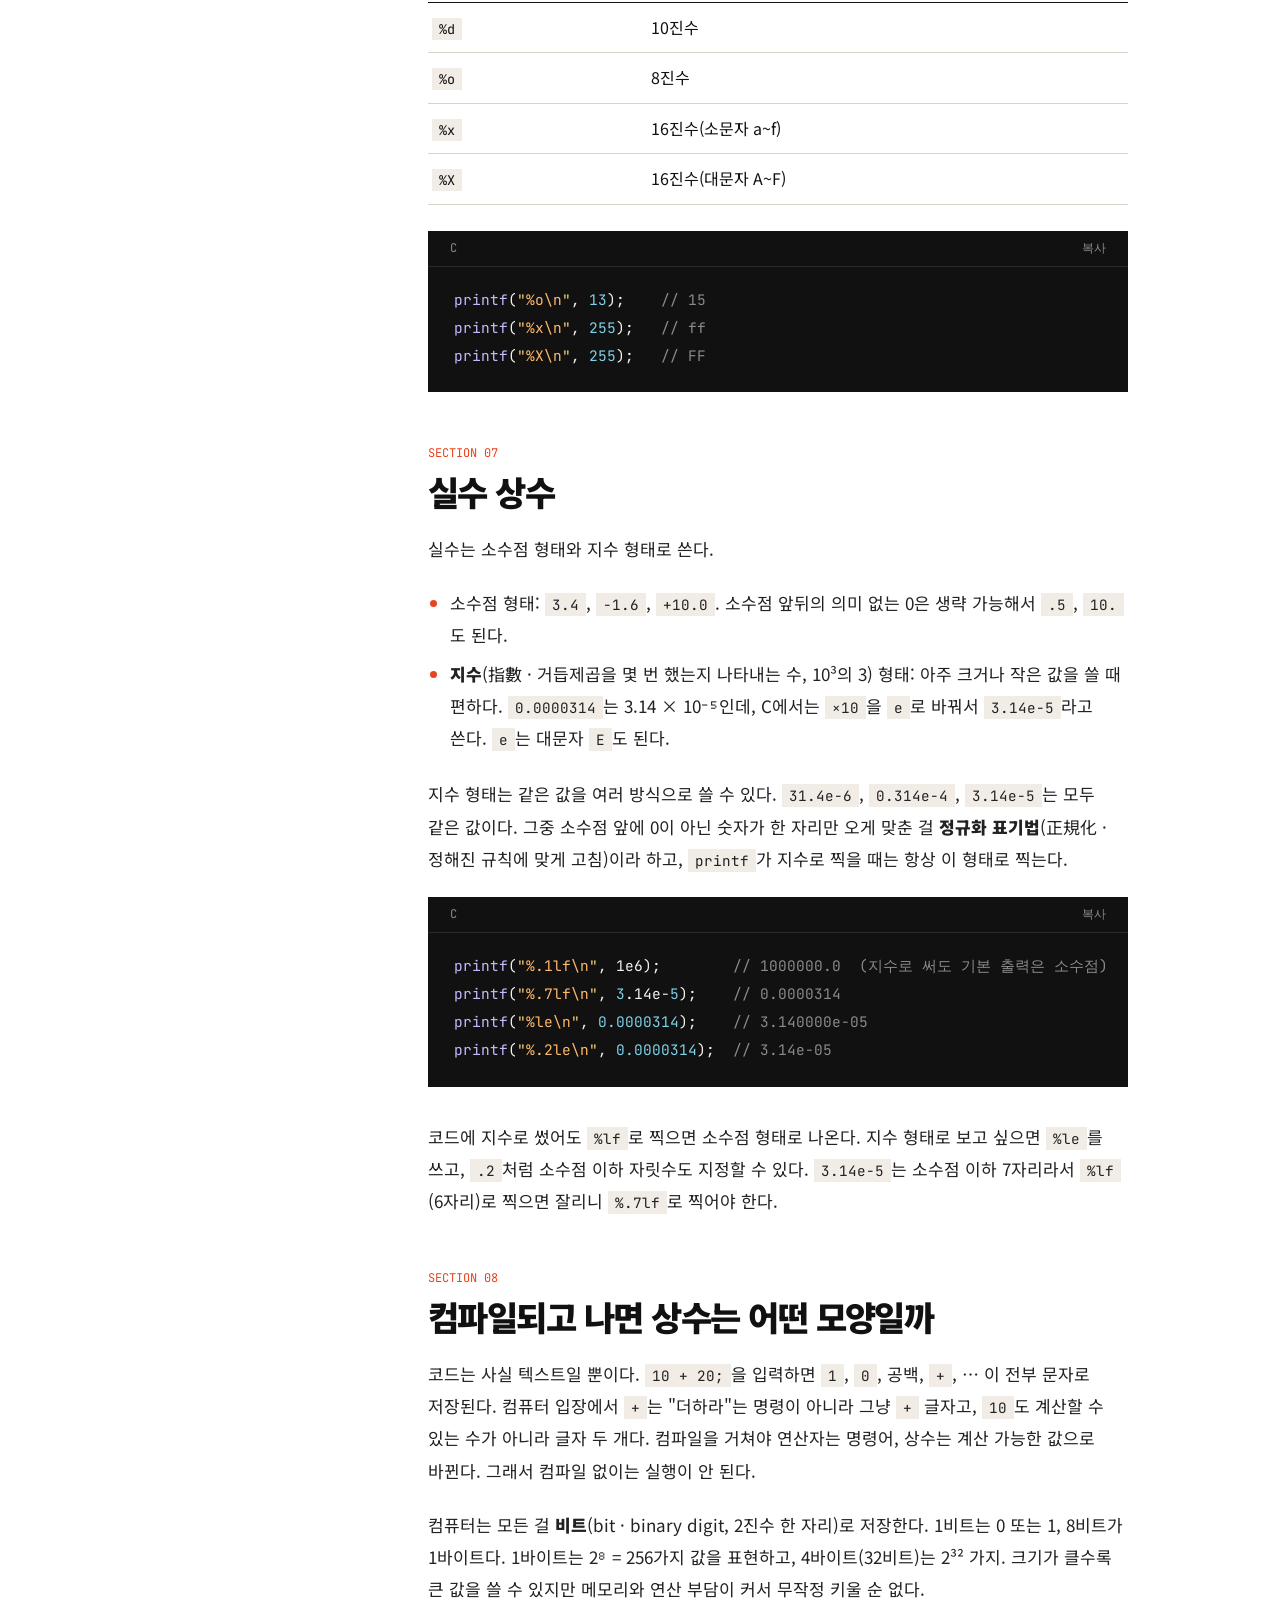
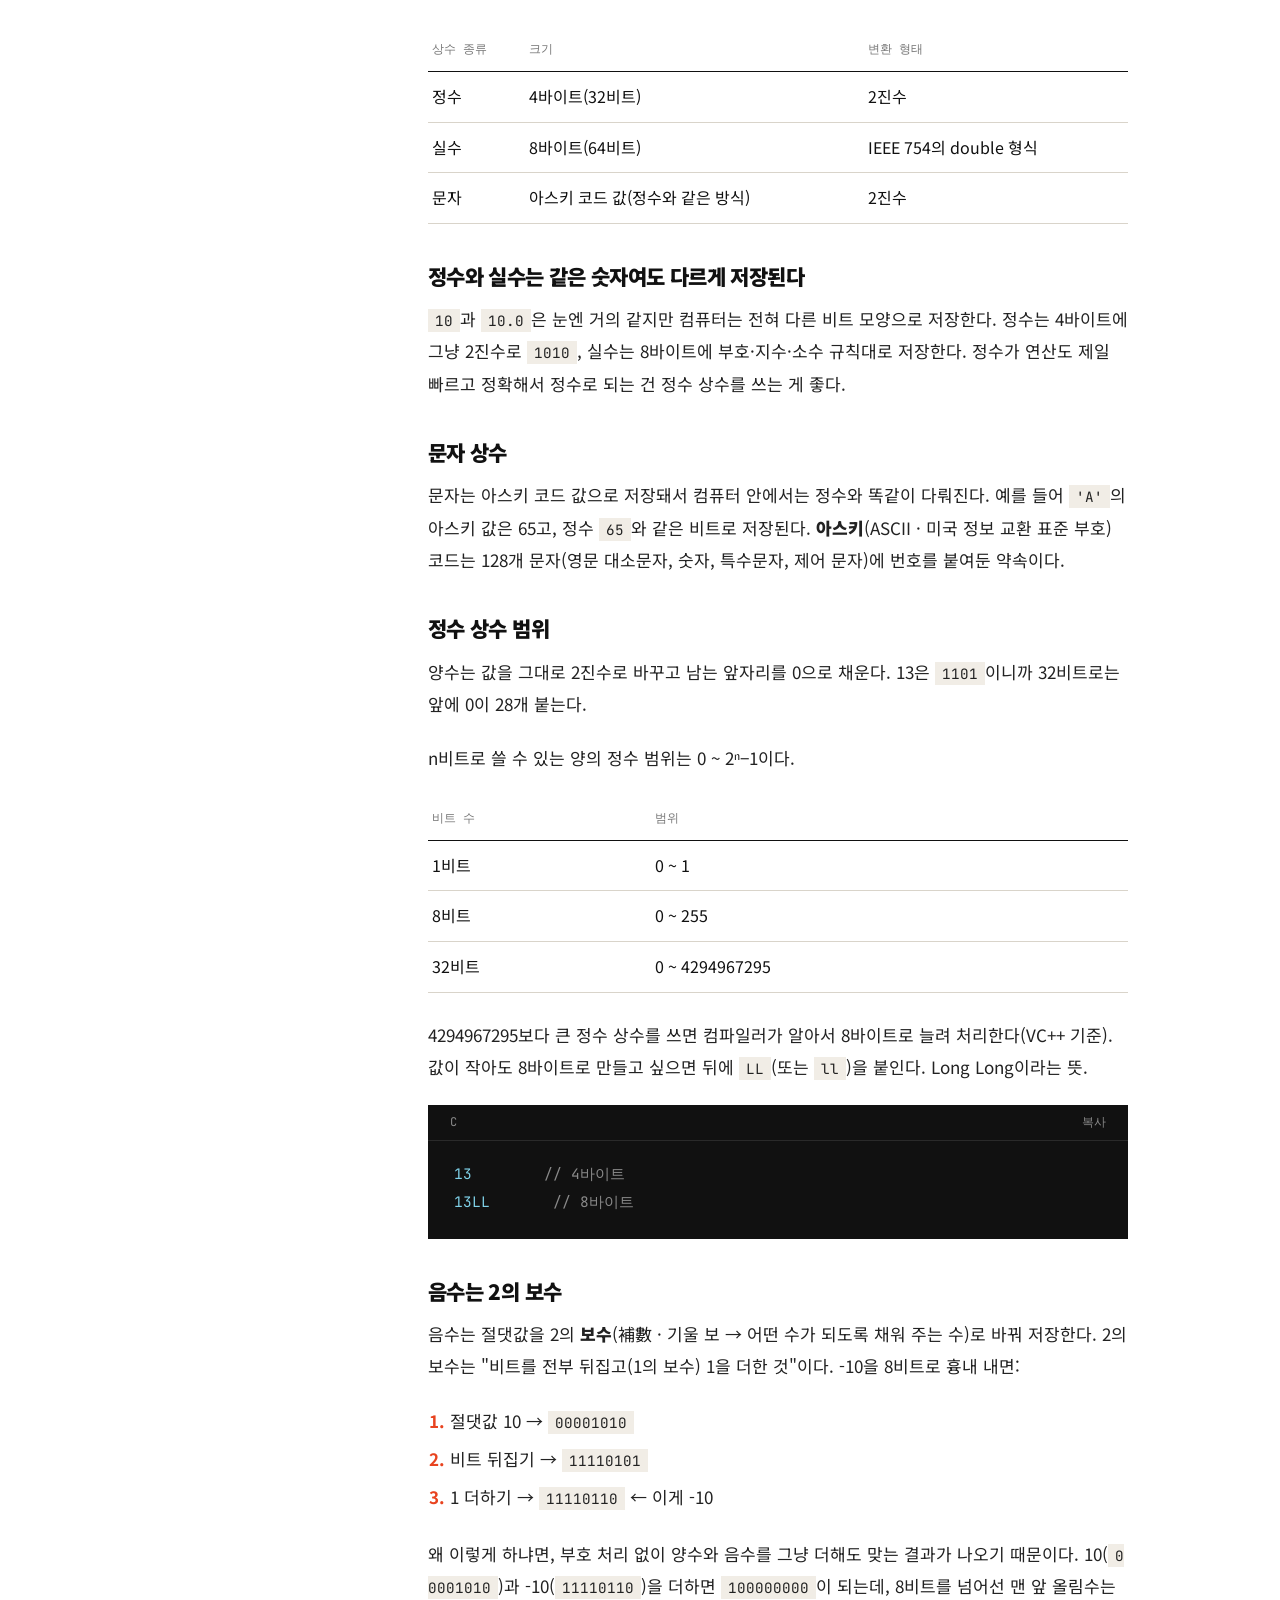
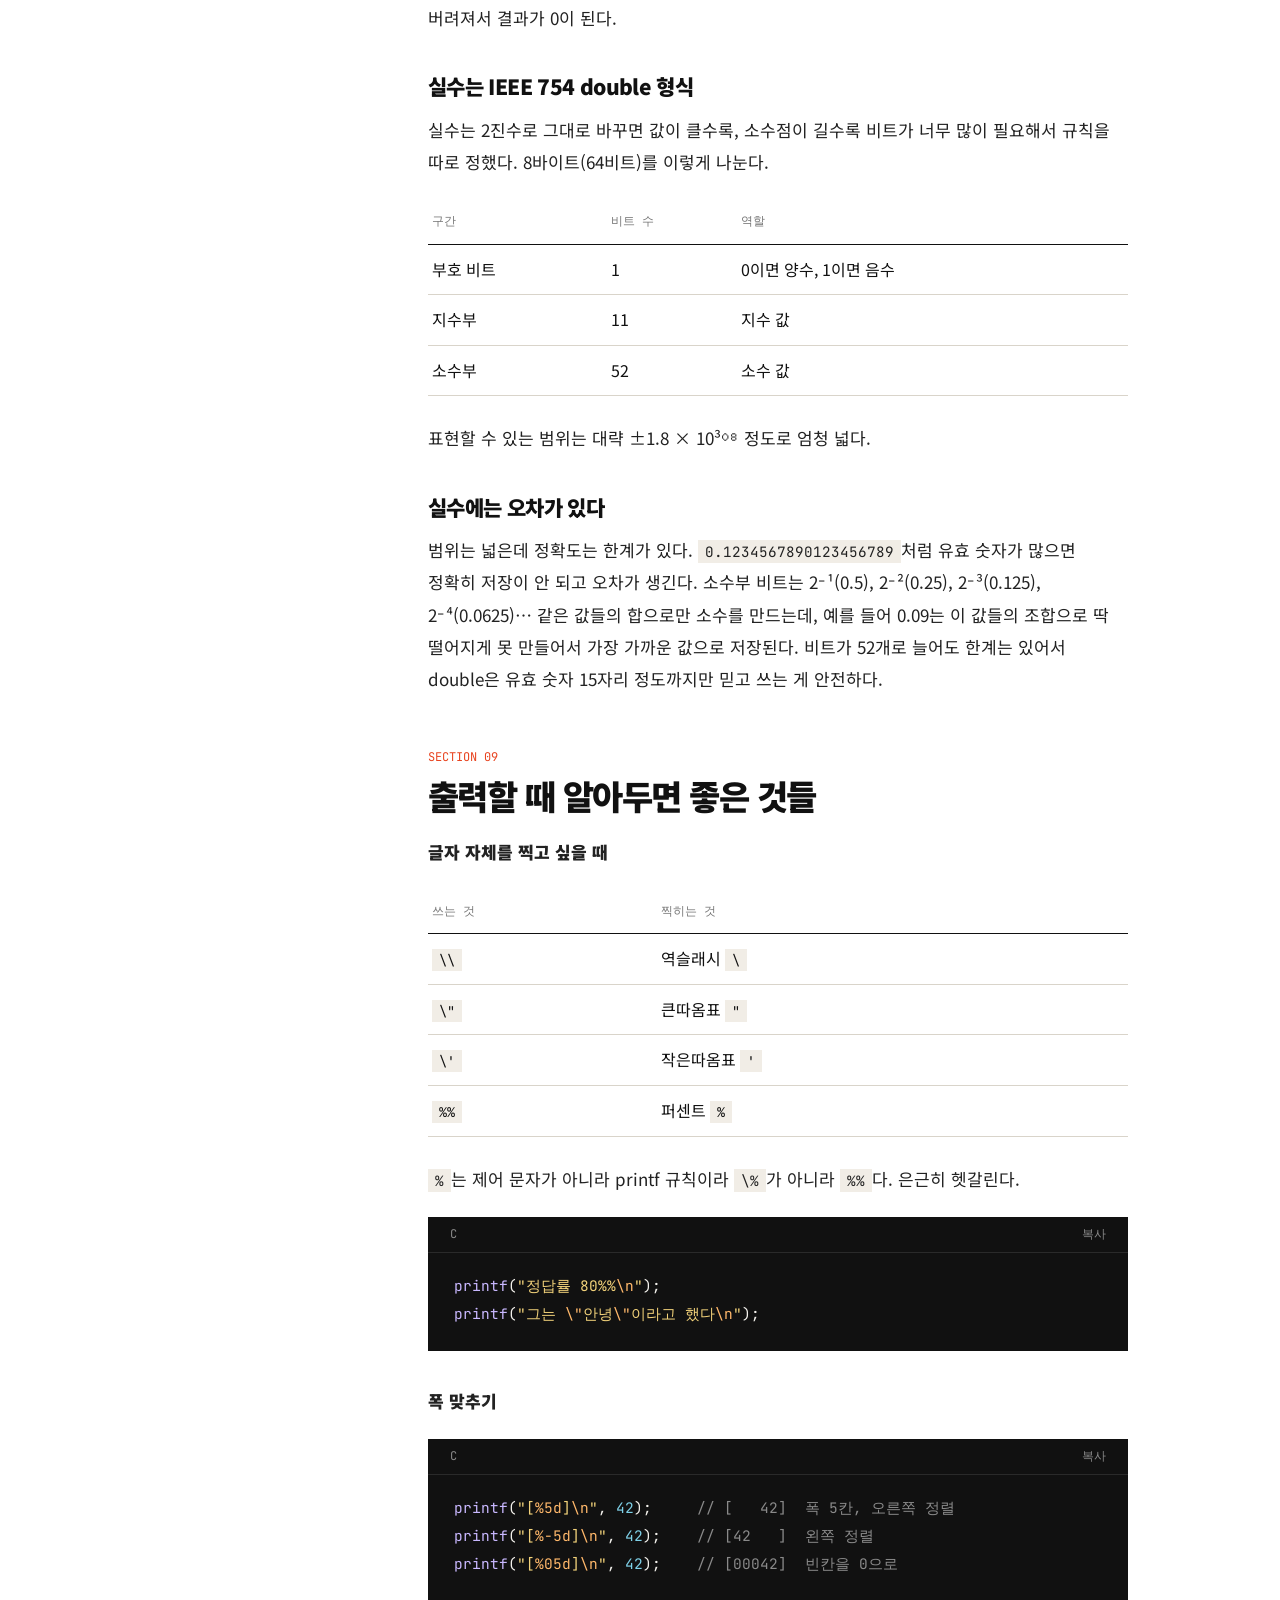
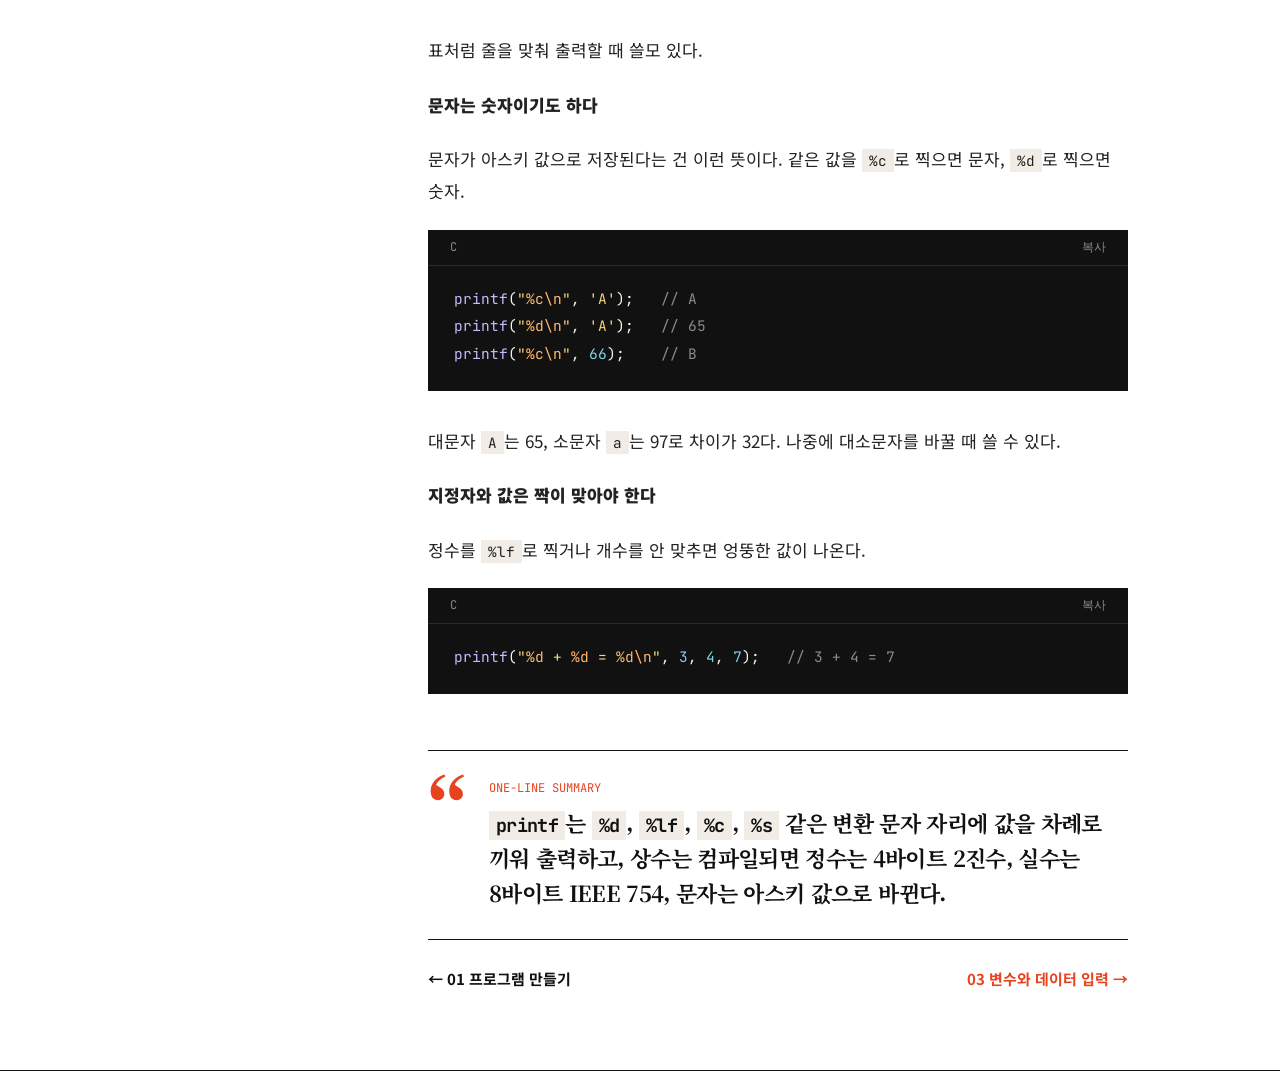
<file: ch02/index.html>
<!DOCTYPE html>
<html lang="ko">
<head>
<meta charset="utf-8">
<meta name="viewport" content="width=device-width, initial-scale=1">
<title>02 상수와 데이터 출력 · 혼공C NOTES</title>
<meta name="description" content="혼자 공부하는 C언어를 공부하며 정리한 노트">
<link rel="preconnect" href="https://fonts.googleapis.com">
<link rel="preconnect" href="https://fonts.gstatic.com" crossorigin>
<link rel="stylesheet" href="https://fonts.googleapis.com/css2?family=JetBrains+Mono:wght@400;500&family=Noto+Sans+KR:wght@400;500;700;900&family=Noto+Serif+KR:wght@700;900&display=swap">
<link rel="stylesheet" href="../assets/style.css?v=2">
</head>
<body>
<header class="topbar"><div class="wrap">
  <a class="brand" href="../">혼공C NOTES</a>
  <nav class="topnav"><a href="../">INDEX</a><a href="https://github.com/Leedonggeon123/C_STUDY" target="_blank" rel="noopener">GITHUB ↗</a></nav>
</div></header>
<div class="wrap chapter">
  <aside class="side">
    <div class="bignum">02</div>
    <h1>상수와 데이터 출력</h1>
    <p class="desc">main 구조, printf와 제어 문자, 상수 종류와 진법, 상수가 저장되는 비트 모양</p>
    <div class="toc-label">IN THIS CHAPTER</div>
    <nav class="toc"><a href="#c">C 프로그램의 구조</a><a href="#printf">printf: 화면에 출력하기</a><a href="#_3">제어 문자</a><a href="#_4">숫자 출력: 변환 문자</a><a href="#_6">상수: 바뀌지 않는 데이터</a><a href="#_8">정수 상수와 진법</a><a href="#_10">실수 상수</a><a href="#_11">컴파일되고 나면 상수는 어떤 모양일까</a><a href="#_16">출력할 때 알아두면 좋은 것들</a></nav>
  </aside>
  <main class="content">
    <article class="prose">
<div class="sec-label">SECTION 01</div><h2 id="c">C 프로그램의 구조</h2>
<p>C 프로그램은 <strong>함수</strong>(函數 · 函은 상자라는 뜻 → 값을 넣으면 정해진 일을 하고 결과를 내놓는 상자)로 이루어진다. 함수는 "어떤 일을 하는 코드 덩어리"고, 간단한 프로그램은 <code>main</code> 함수 하나로 끝나기도 한다. <code>main</code>은 프로그램의 시작점이라 반드시 있어야 한다. 함수는 7장에서 자세히 배우니 지금은 모양만 외워두자.</p>
<div class="codewrap"><div class="bar"><span>C</span><button class="copy" type="button">복사</button></div><pre class="hl"><code class="language-c">/* 10과 20을 더하는 프로그램
   (여러 줄 주석) */

int main(void)        // 머리: 함수 이름과 필요한 데이터를 적는 곳
{                     // 몸통 시작
    10 + 20;          // 하고 싶은 일
    return 0;         // 프로그램 종료
}                     // 몸통 끝</code></pre></div>
<p>함수는 머리(head)와 몸통(body)으로 나뉜다. 머리를 함수 원형이라고도 부른다. 할 일은 <code>{ }</code> 안에 적는다.</p>
<p>이 프로그램을 돌려도 화면에는 아무것도 안 나온다. 10과 20을 더하긴 했지만 "그 결과를 어쩌라"는 명령이 없기 때문이다. 결과를 보려면 출력 함수가 필요하다.</p>
<h3 id="_1">주석</h3>
<p><strong>주석</strong>(註釋 · 낱말이나 문장의 뜻을 쉽게 풀이한 글)은 코드에 붙이는 설명이다.</p>
<div class="table-wrap"><table>
<thead>
<tr>
<th>형태</th>
<th>범위</th>
</tr>
</thead>
<tbody>
<tr>
<td><code>/* ~ */</code></td>
<td>사이에 있는 모든 내용 (여러 줄 가능)</td>
</tr>
<tr>
<td><code>//</code></td>
<td>그 줄 끝까지</td>
</tr>
</tbody>
</table></div>
<p><code>/* */</code>는 줄 중간에도 끼울 수 있다.</p>
<div class="codewrap"><div class="bar"><span>C</span><button class="copy" type="button">복사</button></div><pre class="hl"><code class="language-c">10 /* 첫 번째 수 */ + 20 /* 두 번째 수 */;</code></pre></div>
<p>주석은 전처리 단계에서 지워져서 컴파일러는 보지도 못한다. 사람이 읽으라고 쓰는 거니까 자세히 쓸수록 좋다.</p>
<h3 id="_2">문장 쓰는 규칙</h3>
<ul>
<li>문장 끝은 <strong>세미콜론</strong>(semicolon · 쌍반점 <code>;</code>). 문장의 마침표라고 생각하면 된다. 빠지면 컴파일러가 다음 줄까지 한 문장으로 읽어서 엉뚱한 줄에 에러를 띄운다.</li>
<li>한 줄에 한 문장씩. 세미콜론으로 구분만 되면 한 줄에 여러 문장, 한 문장을 여러 줄에 쓰는 것도 문법상은 되지만 읽기 힘들다.</li>
<li><strong>들여쓰기</strong>(줄의 첫머리를 몇 칸 안으로 들여서 쓰는 것)는 일정하게. 칸 수는 정해져 있지 않고 VC++은 기본 4칸이다.</li>
</ul>
<div class="sec-label">SECTION 02</div><h2 id="printf">printf: 화면에 출력하기</h2>
<p><code>printf</code>는 print formatted, 정해진 형식에 따라 출력한다는 뜻이다. 읽을 때는 "프린트에프". 기본 기능은 문자열 출력이고, 쓰려면 <code>#include &lt;stdio.h&gt;</code>가 있어야 한다.</p>
<div class="codewrap"><div class="bar"><span>C</span><button class="copy" type="button">복사</button></div><pre class="hl"><code class="language-c">#include &lt;stdio.h&gt;

int main(void)
{
    printf("Be happy");
    printf("My friend");
    return 0;
}</code></pre></div>
<p>두 줄로 썼는데 실행하면 <code>Be happyMy friend</code>처럼 한 줄에 붙어서 나온다. 줄 바꿈은 알아서 안 해주기 때문이다. 줄을 바꾸려면 제어 문자를 써야 한다.</p>
<p>참고로 'a'처럼 한 글자는 문자, "apple"처럼 글자가 이어진 건 문자열이다.</p>
<div class="sec-label">SECTION 03</div><h2 id="_3">제어 문자</h2>
<p><strong>제어 문자</strong>(制御 · 통제해서 조절함 → 출력을 조절하는 문자)는 글자로 찍히는 게 아니라 출력 방식에 영향을 주는 문자고, 백슬래시(<code>\</code>)와 같이 쓴다. 한국 키보드에서는 <code>\</code> 자리에 <code>₩</code>가 찍히기도 한다.</p>
<div class="table-wrap"><table>
<thead>
<tr>
<th>제어 문자</th>
<th>이름</th>
<th>하는 일</th>
</tr>
</thead>
<tbody>
<tr>
<td><code>\n</code></td>
<td>개행(new line)</td>
<td>다음 줄로 이동</td>
</tr>
<tr>
<td><code>\t</code></td>
<td>탭</td>
<td>다음 탭 위치로 이동</td>
</tr>
<tr>
<td><code>\r</code></td>
<td>캐리지 리턴</td>
<td>줄 맨 앞으로 이동</td>
</tr>
<tr>
<td><code>\b</code></td>
<td>백스페이스</td>
<td>한 칸 왼쪽으로 이동</td>
</tr>
<tr>
<td><code>\a</code></td>
<td>알럿</td>
<td>경고음(벨소리)</td>
</tr>
</tbody>
</table></div>
<div class="codewrap"><div class="bar"><span>C</span><button class="copy" type="button">복사</button></div><pre class="hl"><code class="language-c">printf("Be happy\n");
printf("12345678901234567890\n");
printf("My\tfriend\n");
printf("Goot\bd\tchance\n");
printf("Cow\rW\a\n");</code></pre></div>
<p>하나씩 따라가보면 이렇다.</p>
<ul>
<li><code>\n</code>: 출력하고 줄을 바꾼다.</li>
<li><code>\t</code>: 화면을 8칸 단위로 나눠서 각 구역의 첫 칸(1, 9, 17번째 칸…)이 탭 위치다. 커서가 1~8번 칸 어디 있든 <code>\t</code>를 만나면 9번 칸으로 간다. 그래서 열을 맞춰서 출력할 때 좋다.</li>
<li><code>\b</code>: <code>Goot</code>을 찍고 <code>\b</code>로 한 칸 뒤로 가서 <code>d</code>를 찍으면 마지막 <code>t</code>가 <code>d</code>로 덮여서 <code>Good</code>이 된다. 그 뒤 <code>\t</code>로 탭 이동.</li>
<li><code>\r</code>: <code>Cow</code>를 찍고 맨 앞으로 돌아가서 <code>W</code>를 찍으면 <code>C</code>가 <code>W</code>로 덮여서 <code>Wow</code>가 된다. <code>\a</code>는 소리만 낸다.</li>
</ul>
<p><code>\b</code>와 <code>\r</code>은 "이미 찍은 글자를 덮어쓴다"는 점이 포인트. 실제 콘솔에서 돌려보면 이해가 빠르다.</p>
<div class="sec-label">SECTION 04</div><h2 id="_4">숫자 출력: 변환 문자</h2>
<p><code>printf</code>는 기본적으로 문자열을 출력하는 함수라서 숫자를 찍으려면 <strong>변환 문자</strong>(變換 · 다른 모양으로 바꿈 → 값을 문자열로 바꿔 주는 표시)로 문자열 형태를 알려줘야 한다. 정수는 <code>%d</code>(decimal), 실수는 <code>%lf</code>(long float)를 쓴다.</p>
<div class="codewrap"><div class="bar"><span>C</span><button class="copy" type="button">복사</button></div><pre class="hl"><code class="language-c">#include &lt;stdio.h&gt;

int main(void)
{
    printf("%d\n", 10);                 // 10
    printf("%lf\n", 3.4);               // 3.400000
    printf("%.1lf\n", 3.45);            // 소수점 첫째 자리까지
    printf("%d + %d = %d\n", 10, 20, 10 + 20);
    return 0;
}</code></pre></div>
<p>따옴표 안의 <code>%d</code> 자리에 콤마 뒤의 값이 앞에서부터 차례대로 들어간다. 변환 문자 개수와 값 개수는 맞아야 한다. 값 자리에 <code>10 + 20</code> 같은 식을 쓰면 계산한 결과가 찍힌다.</p>
<h3 id="_5">소수점 자릿수와 반올림</h3>
<p><code>%lf</code>는 소수점 아래 6자리까지 찍는다. 자릿수를 바꾸려면 <code>%</code>와 <code>lf</code> 사이에 점과 숫자를 넣는다.</p>
<div class="codewrap"><div class="bar"><span>C</span><button class="copy" type="button">복사</button></div><pre class="hl"><code class="language-c">printf("%lf\n", 3.4);      // 3.400000
printf("%.1lf\n", 3.45);   // 3.5 (둘째 자리에서 반올림)
printf("%.2lf\n", 3.14159); // 3.14</code></pre></div>
<p>잘리는 부분은 반올림돼서 나온다. 그리고 유효 숫자가 6자리를 넘는 값을 그냥 <code>%lf</code>로 찍으면 뒷부분이 잘려 보이니까, 자릿수를 충분히 크게 잡아야 한다.</p>
<h3 id="printf_1">정리: printf 사용법</h3>
<div class="table-wrap"><table>
<thead>
<tr>
<th>출력할 것</th>
<th>예</th>
<th>결과</th>
</tr>
</thead>
<tbody>
<tr>
<td>문자열</td>
<td><code>printf("Be happy!");</code></td>
<td>Be happy!</td>
</tr>
<tr>
<td>제어 문자</td>
<td><code>printf("Be happy!\n");</code></td>
<td>Be happy! 후 줄 바꿈</td>
</tr>
<tr>
<td>정수</td>
<td><code>printf("%d", 10);</code></td>
<td>10</td>
</tr>
<tr>
<td>실수</td>
<td><code>printf("%lf", 3.4);</code></td>
<td>3.400000</td>
</tr>
<tr>
<td>식</td>
<td><code>printf("%d", 10 + 20);</code></td>
<td>30</td>
</tr>
</tbody>
</table></div>
<div class="sec-label">SECTION 05</div><h2 id="_6">상수: 바뀌지 않는 데이터</h2>
<p>C에서 다루는 데이터는 정수, 실수, 문자, 문자열이다. 그리고 값이 바뀔 수 있는 건 <strong>변수</strong>(變數 · 변할 변, 셈 수 → 변하는 수), 안 바뀌는 건 <strong>상수</strong>(常數 · 항상 상, 셈 수 → 늘 그대로인 수)다. 코드에 직접 적은 값이 상수고, 원주율(3.14)처럼 정해져 있고 바뀌면 안 되는 값에 쓴다.</p>
<div class="table-wrap"><table>
<thead>
<tr>
<th>종류</th>
<th>예</th>
<th>표현 방법</th>
</tr>
</thead>
<tbody>
<tr>
<td><strong>정수</strong>(整數 · 소수점 아래가 없는 수) 상수</td>
<td><code>10</code>, <code>-3</code>, <code>0</code></td>
<td>0~9, +, -</td>
</tr>
<tr>
<td><strong>실수</strong>(實數 · 소수점 아래까지 있는 수) 상수</td>
<td><code>3.4</code>, <code>-1.5</code>, <code>.5</code></td>
<td>위 + 소수점</td>
</tr>
<tr>
<td>문자 상수</td>
<td><code>'A'</code>, <code>'0'</code></td>
<td><strong>작은따옴표</strong>로 한 글자</td>
</tr>
<tr>
<td>문자열 상수</td>
<td><code>"A"</code>, <code>"banana"</code></td>
<td><strong>큰따옴표</strong>로 글자들</td>
</tr>
</tbody>
</table></div>
<p><code>'A'</code>와 <code>"A"</code>는 다르다. 글자가 하나여도 큰따옴표로 감싸면 문자열이다. 구분하는 건 따옴표 종류뿐이다.</p>
<p>문자는 <code>%c</code>, 문자열은 <code>%s</code>로 출력한다.</p>
<div class="codewrap"><div class="bar"><span>C</span><button class="copy" type="button">복사</button></div><pre class="hl"><code class="language-c">printf("%c\n", 'A');            // A
printf("%s\n", "A");            // A
printf("%c와 %s\n", '1', "first");   // 1와 first</code></pre></div>
<h3 id="_7">리터럴: 코드에 적은 값 그 자체</h3>
<p><strong>리터럴</strong>(literal · 문자 그대로의)은 코드에 <strong>값을 글자 그대로 적어 넣은 것</strong>이다. 위 표의 <code>10</code>, <code>3.4</code>, <code>'A'</code>, <code>"banana"</code>가 전부 리터럴이다. 책에서 "상수"라고 부르는 것들이 정확히는 이 리터럴이다.</p>
<div class="codewrap"><div class="bar"><span>C</span><button class="copy" type="button">복사</button></div><pre class="hl"><code class="language-c">int num = 10;</code></pre></div>
<ul>
<li><code>int</code>: 자료형 (정수를 담겠다)</li>
<li><code>num</code>: 변수 (이름이 붙은 칸, 값이 바뀔 수 있음)</li>
<li><code>10</code>: 리터럴 (이름 없이 적힌 값 그 자체)</li>
</ul>
<p><strong>"10도 어딘가에 있어야 한다"는 말</strong></p>
<p><code>num</code>은 메모리에 칸이 있어서 거기 값이 들어간다. 그럼 오른쪽의 <code>10</code>은 어디서 오는 걸까? 컴퓨터는 허공에서 10을 만들 수 없으니까 10이라는 값도 어딘가에 저장돼 있어야 한다. 컴파일하면 <code>10</code>은 실행 파일 안(기계어 명령 속)에 같이 들어가 있다가, 실행될 때 그 값이 <code>num</code>의 칸으로 <strong>복사</strong>된다. <code>"banana"</code> 같은 문자열 리터럴은 실행 파일의 따로 정해진 메모리 영역에 저장돼 있다.</p>
<p>정리하면 리터럴은 "프로그램에 박혀 있는, 이름 없는 고정 값"이고 변수는 "이름 붙은 칸"이다. 그래서 리터럴에는 값을 넣을 수 없다. <code>num = 10;</code>은 되지만 <code>10 = num;</code>은 에러다.</p>
<p>참고로 3장에 나오는 <code>const double PI = 3.14159;</code>의 <code>PI</code>처럼 이름을 붙인 상수도 있다. 이건 이름 있는 상수(심볼릭 상수)고, 오른쪽의 <code>3.14159</code>가 리터럴이다.</p>
<div class="sec-label">SECTION 06</div><h2 id="_8">정수 상수와 진법</h2>
<p>정수는 10진수, 8진수, 16진수로 쓸 수 있다. <strong>진법</strong>(進法 · 나아갈 진 → 몇 개가 차면 다음 자리로 올리는지 정한 규칙)이 다를 뿐 같은 수를 다르게 쓰는 방법이다. 0~15를 비교하면 이렇다.</p>
<div class="table-wrap"><table>
<thead>
<tr>
<th>10진수</th>
<th>0</th>
<th>1</th>
<th>…</th>
<th>7</th>
<th>8</th>
<th>9</th>
<th>10</th>
<th>11</th>
<th>12</th>
<th>13</th>
<th>14</th>
<th>15</th>
</tr>
</thead>
<tbody>
<tr>
<td>8진수</td>
<td>0</td>
<td>1</td>
<td>…</td>
<td>7</td>
<td>10</td>
<td>11</td>
<td>12</td>
<td>13</td>
<td>14</td>
<td>15</td>
<td>16</td>
<td>17</td>
</tr>
<tr>
<td>16진수</td>
<td>0</td>
<td>1</td>
<td>…</td>
<td>7</td>
<td>8</td>
<td>9</td>
<td>A</td>
<td>B</td>
<td>C</td>
<td>D</td>
<td>E</td>
<td>F</td>
</tr>
</tbody>
</table></div>
<p>8진수는 숫자를 0~7 여덟 개만 쓰니까 8이 되면 자리가 올라가서 <code>10</code>이 된다. 16진수는 0~9에 A~F(10~15)까지 총 16개를 쓴다. 2진수는 길어서 코드에 쓰기엔 불편하다.</p>
<p><code>10</code>이 10진수인지 8진수인지 코드만 봐서는 모르니까 <strong>접두사</strong>(接頭辭 · 앞에 붙는 말)로 구분한다.</p>
<div class="table-wrap"><table>
<thead>
<tr>
<th>진법</th>
<th>접두사</th>
<th>예</th>
<th>10진수 값</th>
</tr>
</thead>
<tbody>
<tr>
<td>10진수</td>
<td>없음</td>
<td><code>13</code></td>
<td>13</td>
</tr>
<tr>
<td>8진수</td>
<td><code>0</code> (영)</td>
<td><code>015</code></td>
<td>13</td>
</tr>
<tr>
<td>16진수</td>
<td><code>0x</code> (영엑스)</td>
<td><code>0xD</code></td>
<td>13</td>
</tr>
</tbody>
</table></div>
<div class="codewrap"><div class="bar"><span>C</span><button class="copy" type="button">복사</button></div><pre class="hl"><code class="language-c">printf("%d\n", 13);    // 13
printf("%d\n", 015);   // 13
printf("%d\n", 0xD);   // 13</code></pre></div>
<p>세 개 다 같은 값이라서 결과가 똑같다. 앞에 <code>0</code>을 붙이면 8진수가 된다는 걸 모르고 <code>011</code>을 11이라고 쓰면 9가 나온다.</p>
<h3 id="_9">다른 진법으로 출력하기</h3>
<p>10진수 값도 변환 문자로 8진수나 16진수로 찍을 수 있다.</p>
<div class="table-wrap"><table>
<thead>
<tr>
<th>변환 문자</th>
<th>출력</th>
</tr>
</thead>
<tbody>
<tr>
<td><code>%d</code></td>
<td>10진수</td>
</tr>
<tr>
<td><code>%o</code></td>
<td>8진수</td>
</tr>
<tr>
<td><code>%x</code></td>
<td>16진수(소문자 a~f)</td>
</tr>
<tr>
<td><code>%X</code></td>
<td>16진수(대문자 A~F)</td>
</tr>
</tbody>
</table></div>
<div class="codewrap"><div class="bar"><span>C</span><button class="copy" type="button">복사</button></div><pre class="hl"><code class="language-c">printf("%o\n", 13);    // 15
printf("%x\n", 255);   // ff
printf("%X\n", 255);   // FF</code></pre></div>
<div class="sec-label">SECTION 07</div><h2 id="_10">실수 상수</h2>
<p>실수는 소수점 형태와 지수 형태로 쓴다.</p>
<ul>
<li>소수점 형태: <code>3.4</code>, <code>-1.6</code>, <code>+10.0</code>. 소수점 앞뒤의 의미 없는 0은 생략 가능해서 <code>.5</code>, <code>10.</code>도 된다.</li>
<li><strong>지수</strong>(指數 · 거듭제곱을 몇 번 했는지 나타내는 수, 10³의 3) 형태: 아주 크거나 작은 값을 쓸 때 편하다. <code>0.0000314</code>는 3.14 × 10⁻⁵인데, C에서는 <code>×10</code>을 <code>e</code>로 바꿔서 <code>3.14e-5</code>라고 쓴다. <code>e</code>는 대문자 <code>E</code>도 된다.</li>
</ul>
<p>지수 형태는 같은 값을 여러 방식으로 쓸 수 있다. <code>31.4e-6</code>, <code>0.314e-4</code>, <code>3.14e-5</code>는 모두 같은 값이다. 그중 소수점 앞에 0이 아닌 숫자가 한 자리만 오게 맞춘 걸 <strong>정규화 표기법</strong>(正規化 · 정해진 규칙에 맞게 고침)이라 하고, <code>printf</code>가 지수로 찍을 때는 항상 이 형태로 찍는다.</p>
<div class="codewrap"><div class="bar"><span>C</span><button class="copy" type="button">복사</button></div><pre class="hl"><code class="language-c">printf("%.1lf\n", 1e6);        // 1000000.0  (지수로 써도 기본 출력은 소수점)
printf("%.7lf\n", 3.14e-5);    // 0.0000314
printf("%le\n", 0.0000314);    // 3.140000e-05
printf("%.2le\n", 0.0000314);  // 3.14e-05</code></pre></div>
<p>코드에 지수로 썼어도 <code>%lf</code>로 찍으면 소수점 형태로 나온다. 지수 형태로 보고 싶으면 <code>%le</code>를 쓰고, <code>.2</code>처럼 소수점 이하 자릿수도 지정할 수 있다. <code>3.14e-5</code>는 소수점 이하 7자리라서 <code>%lf</code>(6자리)로 찍으면 잘리니 <code>%.7lf</code>로 찍어야 한다.</p>
<div class="sec-label">SECTION 08</div><h2 id="_11">컴파일되고 나면 상수는 어떤 모양일까</h2>
<p>코드는 사실 텍스트일 뿐이다. <code>10 + 20;</code>을 입력하면 <code>1</code>, <code>0</code>, 공백, <code>+</code>, … 이 전부 문자로 저장된다. 컴퓨터 입장에서 <code>+</code>는 "더하라"는 명령이 아니라 그냥 <code>+</code> 글자고, <code>10</code>도 계산할 수 있는 수가 아니라 글자 두 개다. 컴파일을 거쳐야 연산자는 명령어, 상수는 계산 가능한 값으로 바뀐다. 그래서 컴파일 없이는 실행이 안 된다.</p>
<p>컴퓨터는 모든 걸 <strong>비트</strong>(bit · binary digit, 2진수 한 자리)로 저장한다. 1비트는 0 또는 1, 8비트가 1바이트다. 1바이트는 2⁸ = 256가지 값을 표현하고, 4바이트(32비트)는 2³² 가지. 크기가 클수록 큰 값을 쓸 수 있지만 메모리와 연산 부담이 커서 무작정 키울 순 없다.</p>
<div class="table-wrap"><table>
<thead>
<tr>
<th>상수 종류</th>
<th>크기</th>
<th>변환 형태</th>
</tr>
</thead>
<tbody>
<tr>
<td>정수</td>
<td>4바이트(32비트)</td>
<td>2진수</td>
</tr>
<tr>
<td>실수</td>
<td>8바이트(64비트)</td>
<td>IEEE 754의 double 형식</td>
</tr>
<tr>
<td>문자</td>
<td>아스키 코드 값(정수와 같은 방식)</td>
<td>2진수</td>
</tr>
</tbody>
</table></div>
<h3 id="_12">정수와 실수는 같은 숫자여도 다르게 저장된다</h3>
<p><code>10</code>과 <code>10.0</code>은 눈엔 거의 같지만 컴퓨터는 전혀 다른 비트 모양으로 저장한다. 정수는 4바이트에 그냥 2진수로 <code>1010</code>, 실수는 8바이트에 부호·지수·소수 규칙대로 저장한다. 정수가 연산도 제일 빠르고 정확해서 정수로 되는 건 정수 상수를 쓰는 게 좋다.</p>
<h3 id="_13">문자 상수</h3>
<p>문자는 아스키 코드 값으로 저장돼서 컴퓨터 안에서는 정수와 똑같이 다뤄진다. 예를 들어 <code>'A'</code>의 아스키 값은 65고, 정수 <code>65</code>와 같은 비트로 저장된다. <strong>아스키</strong>(ASCII · 미국 정보 교환 표준 부호) 코드는 128개 문자(영문 대소문자, 숫자, 특수문자, 제어 문자)에 번호를 붙여둔 약속이다.</p>
<h3 id="_14">정수 상수 범위</h3>
<p>양수는 값을 그대로 2진수로 바꾸고 남는 앞자리를 0으로 채운다. 13은 <code>1101</code>이니까 32비트로는 앞에 0이 28개 붙는다.</p>
<p>n비트로 쓸 수 있는 양의 정수 범위는 0 ~ 2ⁿ−1이다.</p>
<div class="table-wrap"><table>
<thead>
<tr>
<th>비트 수</th>
<th>범위</th>
</tr>
</thead>
<tbody>
<tr>
<td>1비트</td>
<td>0 ~ 1</td>
</tr>
<tr>
<td>8비트</td>
<td>0 ~ 255</td>
</tr>
<tr>
<td>32비트</td>
<td>0 ~ 4294967295</td>
</tr>
</tbody>
</table></div>
<p>4294967295보다 큰 정수 상수를 쓰면 컴파일러가 알아서 8바이트로 늘려 처리한다(VC++ 기준). 값이 작아도 8바이트로 만들고 싶으면 뒤에 <code>LL</code>(또는 <code>ll</code>)을 붙인다. Long Long이라는 뜻.</p>
<div class="codewrap"><div class="bar"><span>C</span><button class="copy" type="button">복사</button></div><pre class="hl"><code class="language-c">13        // 4바이트
13LL       // 8바이트</code></pre></div>
<h3 id="2">음수는 2의 보수</h3>
<p>음수는 절댓값을 2의 <strong>보수</strong>(補數 · 기울 보 → 어떤 수가 되도록 채워 주는 수)로 바꿔 저장한다. 2의 보수는 "비트를 전부 뒤집고(1의 보수) 1을 더한 것"이다. -10을 8비트로 흉내 내면:</p>
<ol>
<li>절댓값 10 → <code>00001010</code></li>
<li>비트 뒤집기 → <code>11110101</code></li>
<li>1 더하기 → <code>11110110</code> ← 이게 -10</li>
</ol>
<p>왜 이렇게 하냐면, 부호 처리 없이 양수와 음수를 그냥 더해도 맞는 결과가 나오기 때문이다. 10(<code>00001010</code>)과 -10(<code>11110110</code>)을 더하면 <code>100000000</code>이 되는데, 8비트를 넘어선 맨 앞 올림수는 버려져서 결과가 0이 된다.</p>
<h3 id="ieee-754-double">실수는 IEEE 754 double 형식</h3>
<p>실수는 2진수로 그대로 바꾸면 값이 클수록, 소수점이 길수록 비트가 너무 많이 필요해서 규칙을 따로 정했다. 8바이트(64비트)를 이렇게 나눈다.</p>
<div class="table-wrap"><table>
<thead>
<tr>
<th>구간</th>
<th>비트 수</th>
<th>역할</th>
</tr>
</thead>
<tbody>
<tr>
<td>부호 비트</td>
<td>1</td>
<td>0이면 양수, 1이면 음수</td>
</tr>
<tr>
<td>지수부</td>
<td>11</td>
<td>지수 값</td>
</tr>
<tr>
<td>소수부</td>
<td>52</td>
<td>소수 값</td>
</tr>
</tbody>
</table></div>
<p>표현할 수 있는 범위는 대략 ±1.8 × 10³⁰⁸ 정도로 엄청 넓다.</p>
<h3 id="_15">실수에는 오차가 있다</h3>
<p>범위는 넓은데 정확도는 한계가 있다. <code>0.1234567890123456789</code>처럼 유효 숫자가 많으면 정확히 저장이 안 되고 오차가 생긴다. 소수부 비트는 2⁻¹(0.5), 2⁻²(0.25), 2⁻³(0.125), 2⁻⁴(0.0625)… 같은 값들의 합으로만 소수를 만드는데, 예를 들어 0.09는 이 값들의 조합으로 딱 떨어지게 못 만들어서 가장 가까운 값으로 저장된다. 비트가 52개로 늘어도 한계는 있어서 double은 유효 숫자 15자리 정도까지만 믿고 쓰는 게 안전하다.</p>
<div class="sec-label">SECTION 09</div><h2 id="_16">출력할 때 알아두면 좋은 것들</h2>
<p><strong>글자 자체를 찍고 싶을 때</strong></p>
<div class="table-wrap"><table>
<thead>
<tr>
<th>쓰는 것</th>
<th>찍히는 것</th>
</tr>
</thead>
<tbody>
<tr>
<td><code>\\</code></td>
<td>역슬래시 <code>\</code></td>
</tr>
<tr>
<td><code>\"</code></td>
<td>큰따옴표 <code>"</code></td>
</tr>
<tr>
<td><code>\'</code></td>
<td>작은따옴표 <code>'</code></td>
</tr>
<tr>
<td><code>%%</code></td>
<td>퍼센트 <code>%</code></td>
</tr>
</tbody>
</table></div>
<p><code>%</code>는 제어 문자가 아니라 printf 규칙이라 <code>\%</code>가 아니라 <code>%%</code>다. 은근히 헷갈린다.</p>
<div class="codewrap"><div class="bar"><span>C</span><button class="copy" type="button">복사</button></div><pre class="hl"><code class="language-c">printf("정답률 80%%\n");
printf("그는 \"안녕\"이라고 했다\n");</code></pre></div>
<p><strong>폭 맞추기</strong></p>
<div class="codewrap"><div class="bar"><span>C</span><button class="copy" type="button">복사</button></div><pre class="hl"><code class="language-c">printf("[%5d]\n", 42);     // [   42]  폭 5칸, 오른쪽 정렬
printf("[%-5d]\n", 42);    // [42   ]  왼쪽 정렬
printf("[%05d]\n", 42);    // [00042]  빈칸을 0으로</code></pre></div>
<p>표처럼 줄을 맞춰 출력할 때 쓸모 있다.</p>
<p><strong>문자는 숫자이기도 하다</strong></p>
<p>문자가 아스키 값으로 저장된다는 건 이런 뜻이다. 같은 값을 <code>%c</code>로 찍으면 문자, <code>%d</code>로 찍으면 숫자.</p>
<div class="codewrap"><div class="bar"><span>C</span><button class="copy" type="button">복사</button></div><pre class="hl"><code class="language-c">printf("%c\n", 'A');   // A
printf("%d\n", 'A');   // 65
printf("%c\n", 66);    // B</code></pre></div>
<p>대문자 <code>A</code>는 65, 소문자 <code>a</code>는 97로 차이가 32다. 나중에 대소문자를 바꿀 때 쓸 수 있다.</p>
<p><strong>지정자와 값은 짝이 맞아야 한다</strong></p>
<p>정수를 <code>%lf</code>로 찍거나 개수를 안 맞추면 엉뚱한 값이 나온다.</p>
<div class="codewrap"><div class="bar"><span>C</span><button class="copy" type="button">복사</button></div><pre class="hl"><code class="language-c">printf("%d + %d = %d\n", 3, 4, 7);   // 3 + 4 = 7</code></pre></div>
<div class="summary"><div class="q">&ldquo;</div><div><div class="label">ONE-LINE SUMMARY</div><p><code>printf</code>는 <code>%d</code>, <code>%lf</code>, <code>%c</code>, <code>%s</code> 같은 변환 문자 자리에 값을 차례로 끼워 출력하고, 상수는 컴파일되면 정수는 4바이트 2진수, 실수는 8바이트 IEEE 754, 문자는 아스키 값으로 바뀐다.</p></div></div>
    </article>
    <div class="pager"><a class="prev" href="../ch01/">← 01 프로그램 만들기</a><a class="next" href="../ch03/">03 변수와 데이터 입력 →</a></div>
  </main>
</div>
<footer class="foot"><div class="wrap"><span>혼자 공부하는 C언어 · 개인 학습 노트</span><span>예제 코드는 직접 컴파일해서 확인했습니다</span></div></footer>
<script src="../assets/main.js?v=2"></script>
</body>
</html>
</file>
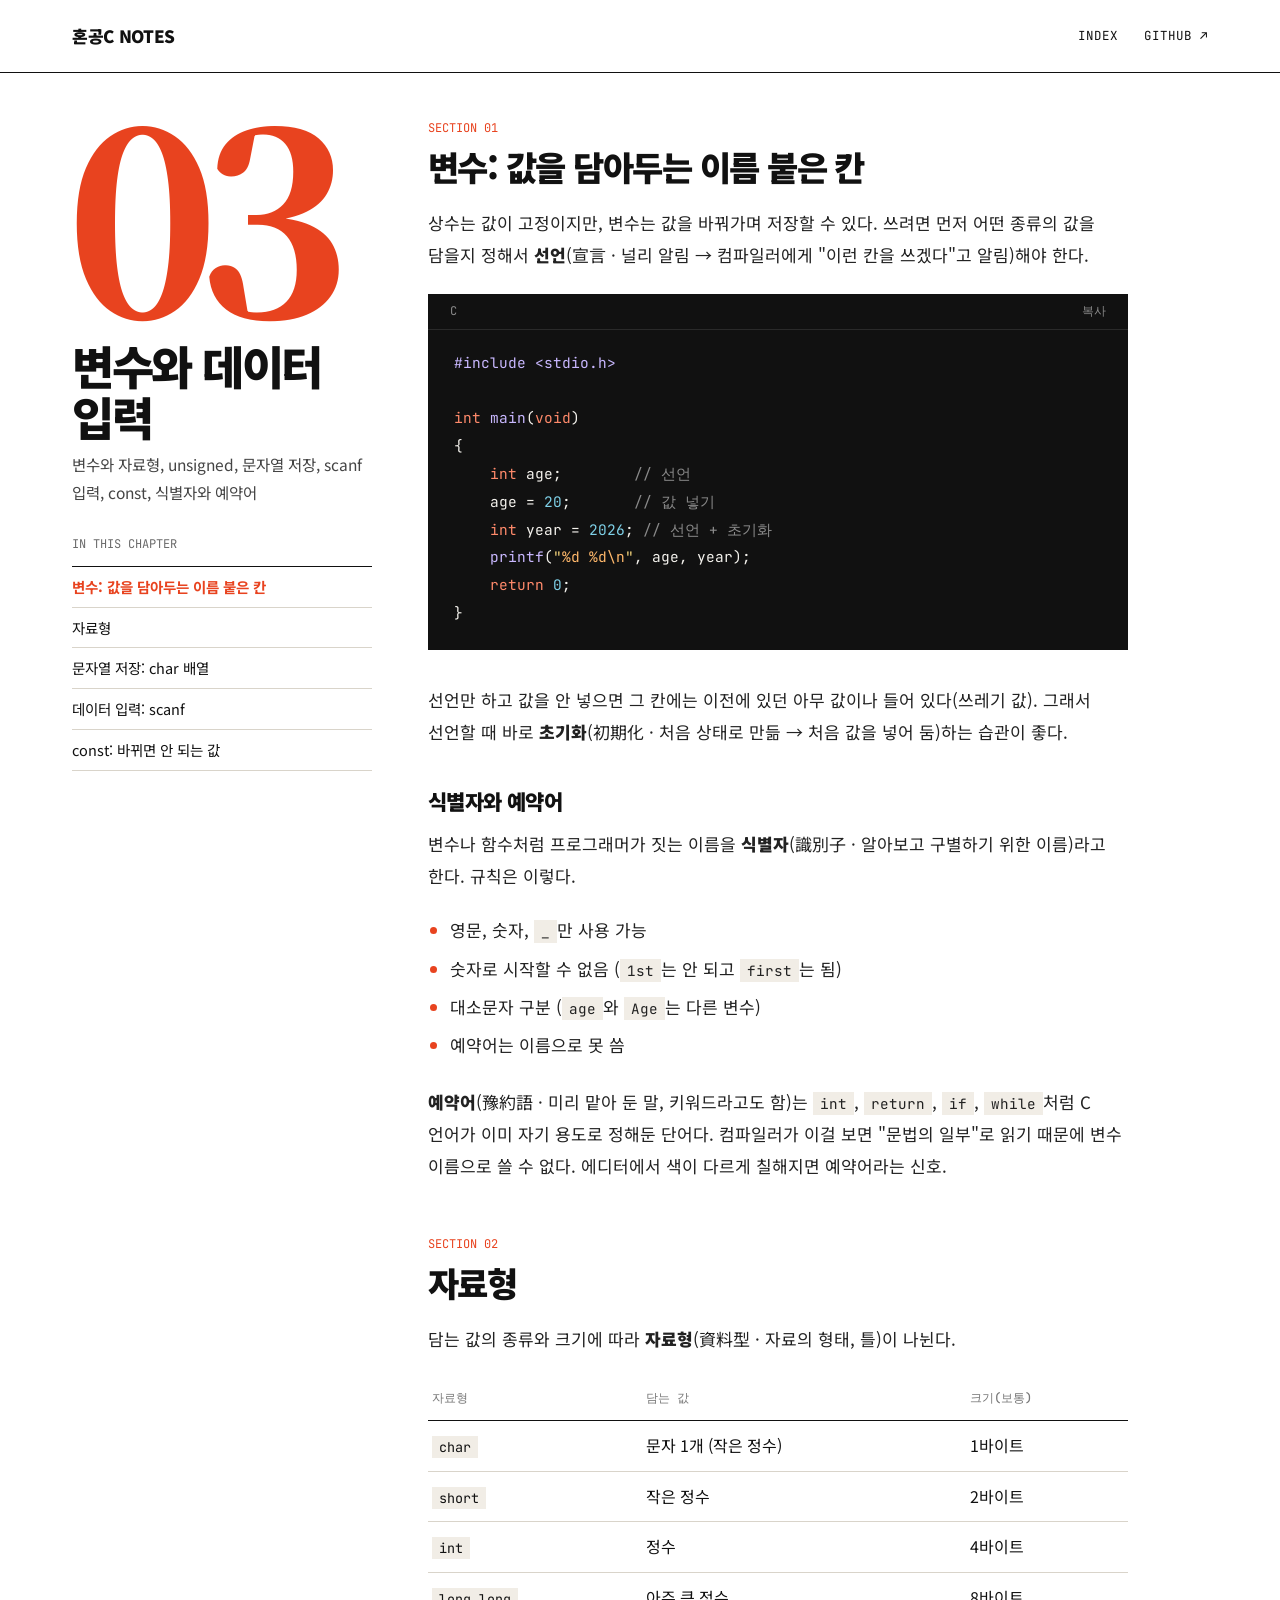
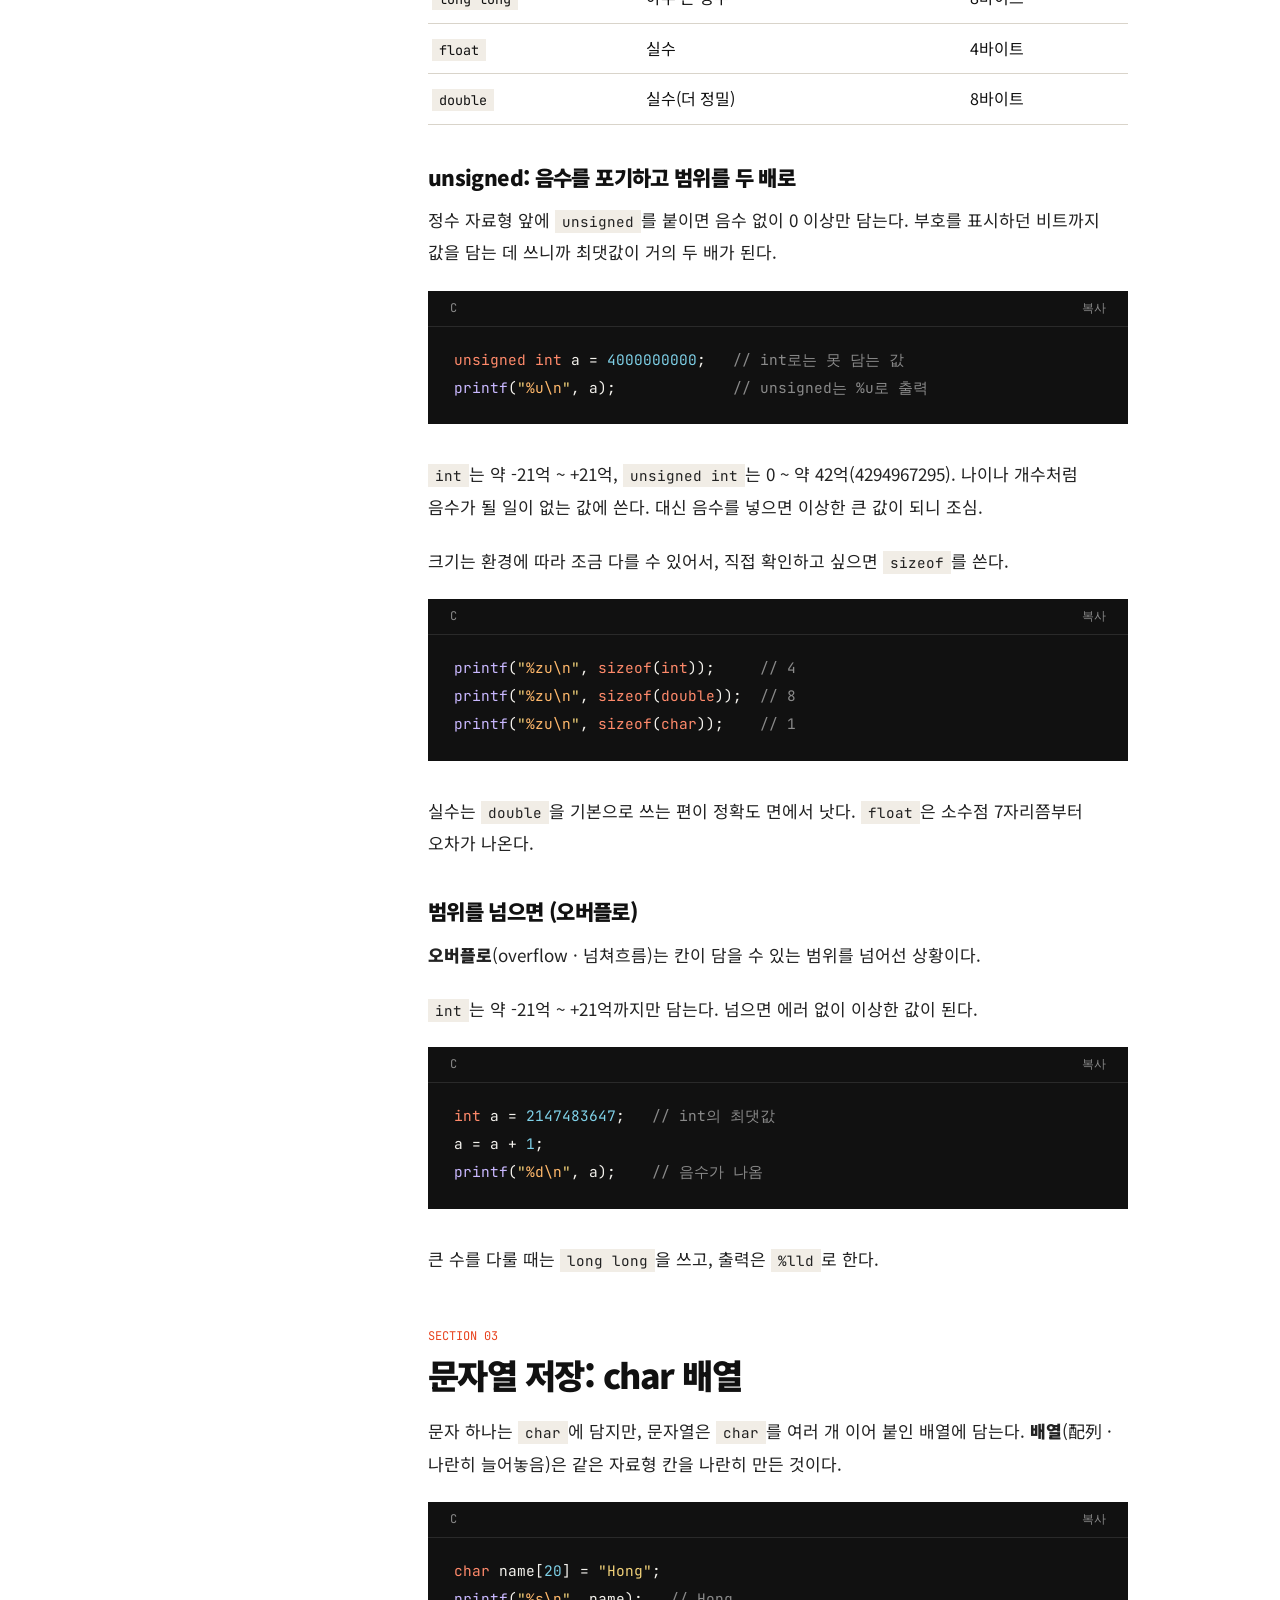
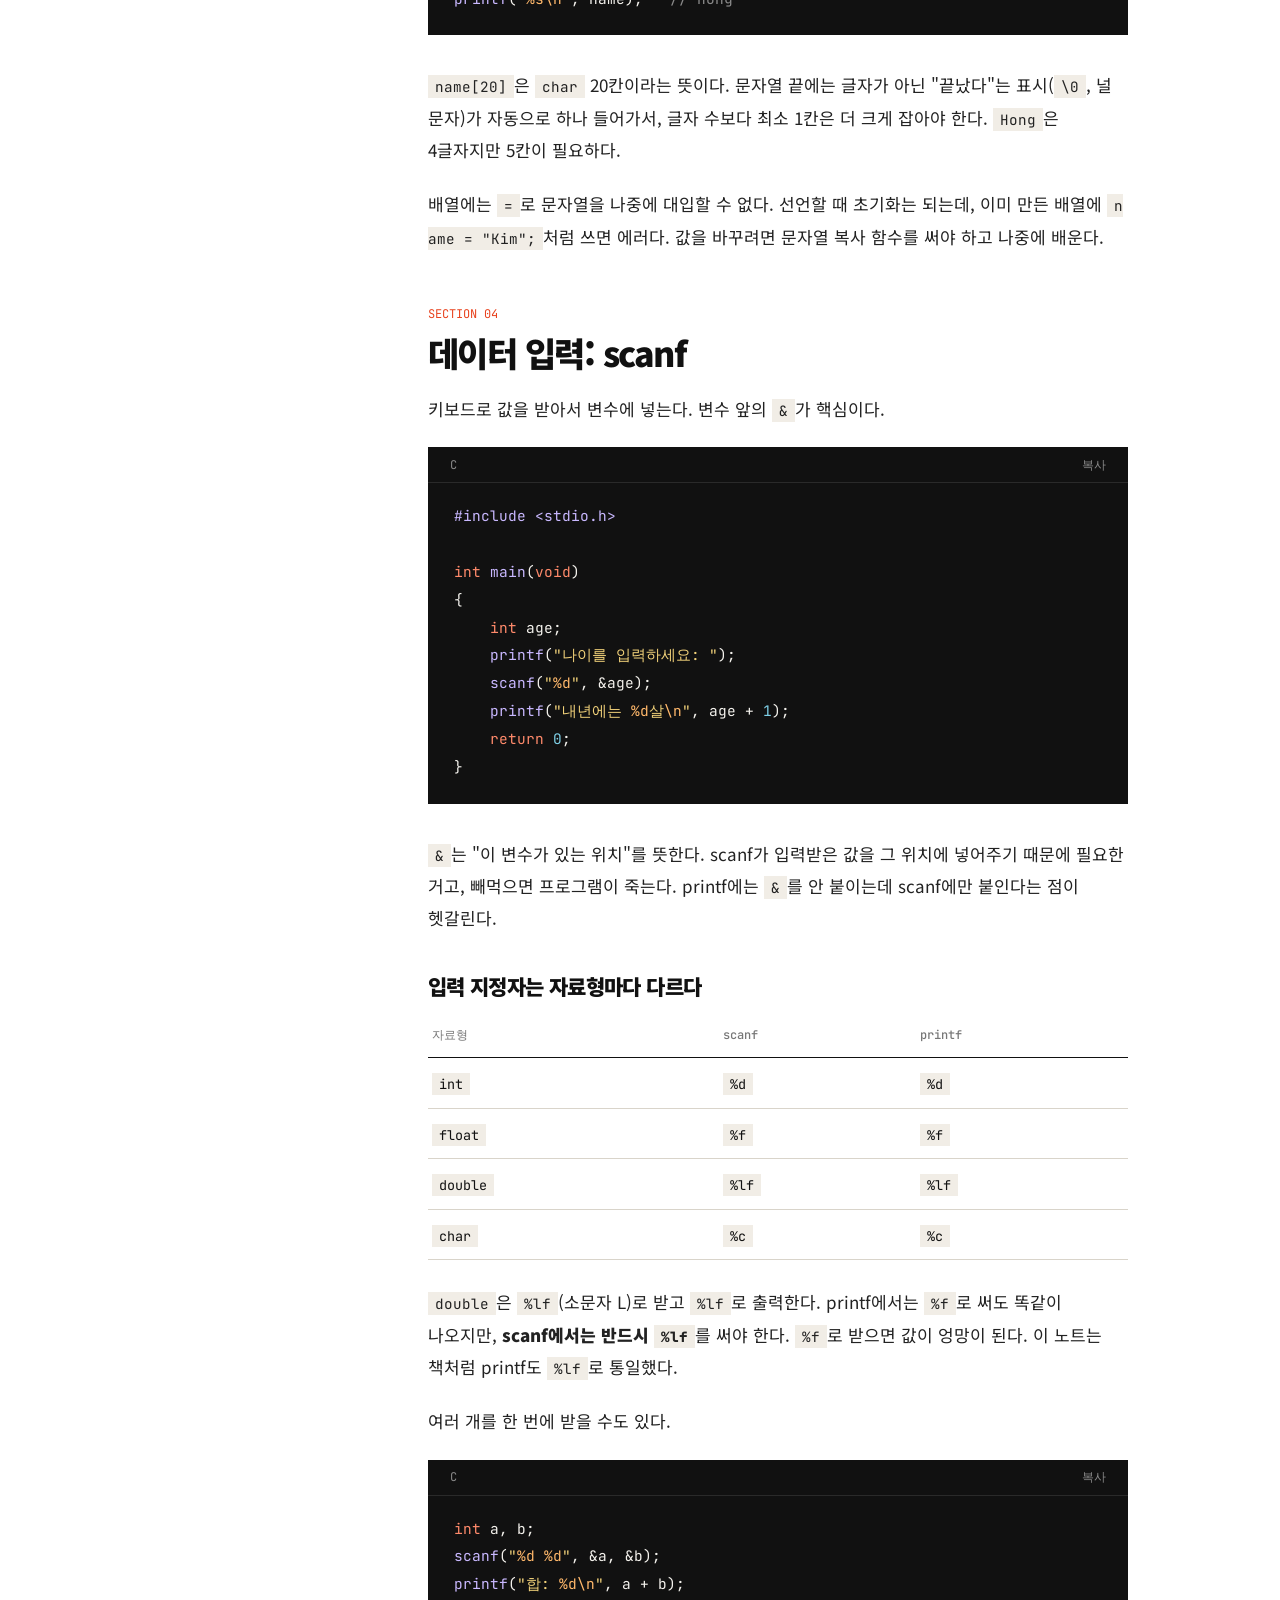
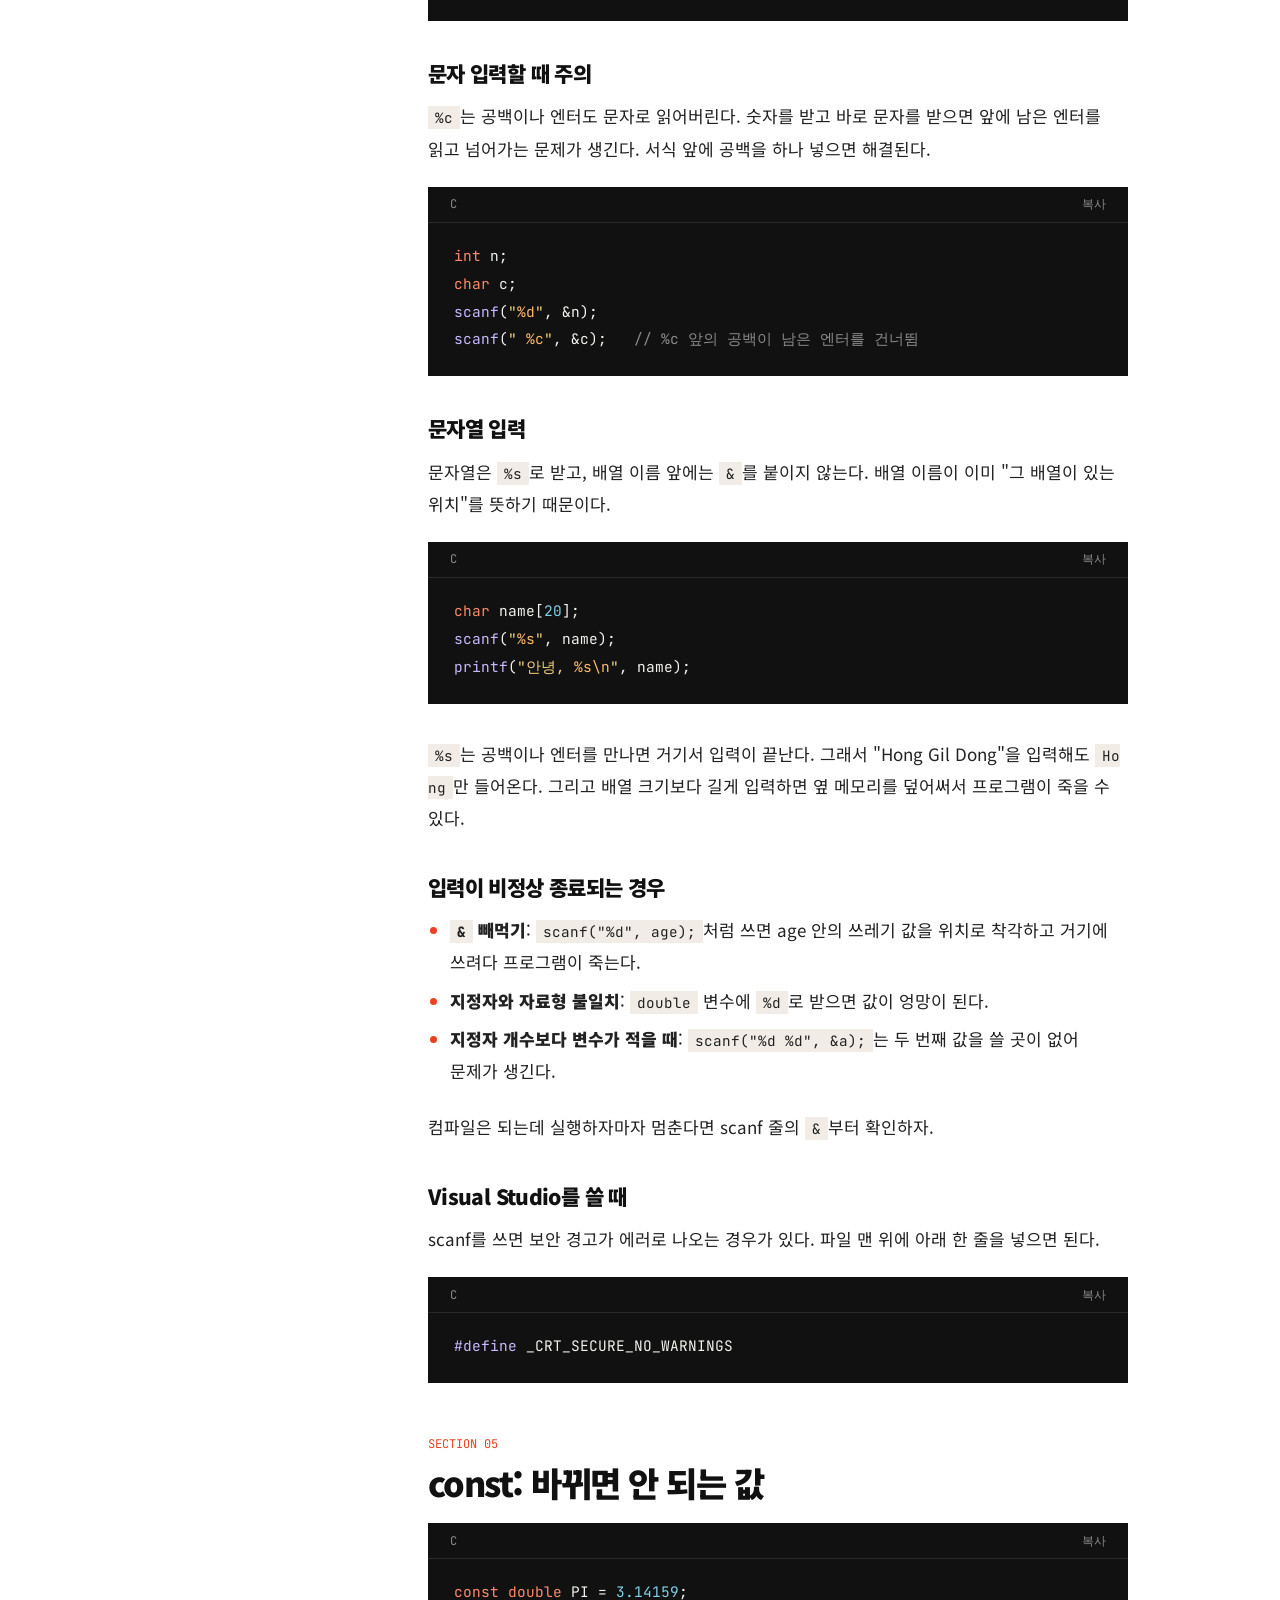
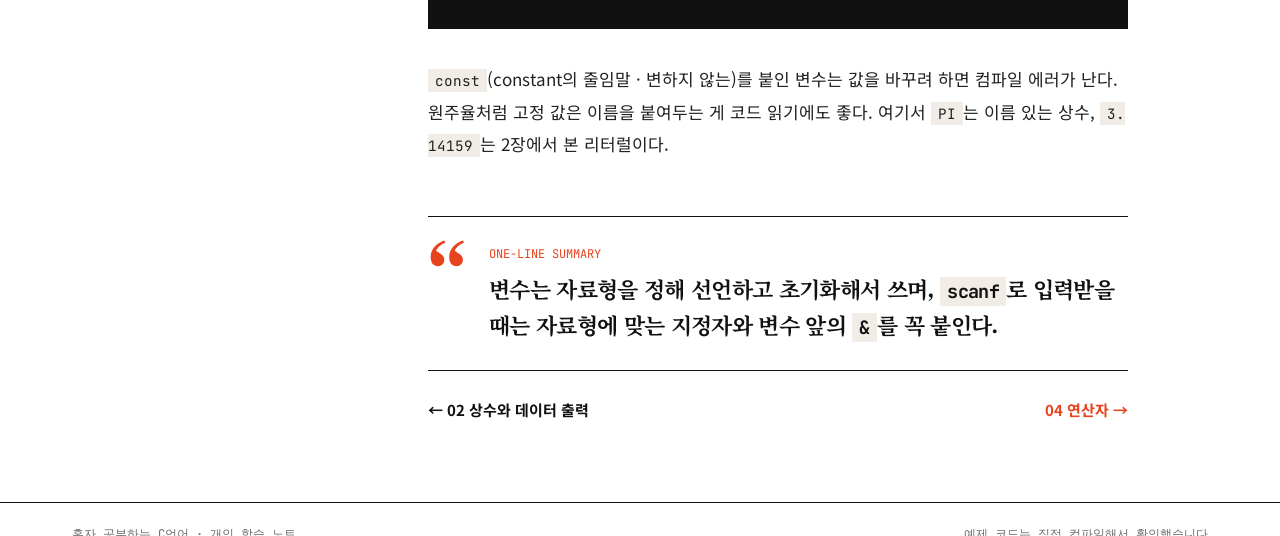
<file: ch03/index.html>
<!DOCTYPE html>
<html lang="ko">
<head>
<meta charset="utf-8">
<meta name="viewport" content="width=device-width, initial-scale=1">
<title>03 변수와 데이터 입력 · 혼공C NOTES</title>
<meta name="description" content="혼자 공부하는 C언어를 공부하며 정리한 노트">
<link rel="preconnect" href="https://fonts.googleapis.com">
<link rel="preconnect" href="https://fonts.gstatic.com" crossorigin>
<link rel="stylesheet" href="https://fonts.googleapis.com/css2?family=JetBrains+Mono:wght@400;500&family=Noto+Sans+KR:wght@400;500;700;900&family=Noto+Serif+KR:wght@700;900&display=swap">
<link rel="stylesheet" href="../assets/style.css?v=2">
</head>
<body>
<header class="topbar"><div class="wrap">
  <a class="brand" href="../">혼공C NOTES</a>
  <nav class="topnav"><a href="../">INDEX</a><a href="https://github.com/Leedonggeon123/C_STUDY" target="_blank" rel="noopener">GITHUB ↗</a></nav>
</div></header>
<div class="wrap chapter">
  <aside class="side">
    <div class="bignum">03</div>
    <h1>변수와 데이터 입력</h1>
    <p class="desc">변수와 자료형, unsigned, 문자열 저장, scanf 입력, const, 식별자와 예약어</p>
    <div class="toc-label">IN THIS CHAPTER</div>
    <nav class="toc"><a href="#_1">변수: 값을 담아두는 이름 붙은 칸</a><a href="#_3">자료형</a><a href="#char">문자열 저장: char 배열</a><a href="#scanf">데이터 입력: scanf</a><a href="#const">const: 바뀌면 안 되는 값</a></nav>
  </aside>
  <main class="content">
    <article class="prose">
<div class="sec-label">SECTION 01</div><h2 id="_1">변수: 값을 담아두는 이름 붙은 칸</h2>
<p>상수는 값이 고정이지만, 변수는 값을 바꿔가며 저장할 수 있다. 쓰려면 먼저 어떤 종류의 값을 담을지 정해서 <strong>선언</strong>(宣言 · 널리 알림 → 컴파일러에게 "이런 칸을 쓰겠다"고 알림)해야 한다.</p>
<div class="codewrap"><div class="bar"><span>C</span><button class="copy" type="button">복사</button></div><pre class="hl"><code class="language-c">#include &lt;stdio.h&gt;

int main(void)
{
    int age;        // 선언
    age = 20;       // 값 넣기
    int year = 2026; // 선언 + 초기화
    printf("%d %d\n", age, year);
    return 0;
}</code></pre></div>
<p>선언만 하고 값을 안 넣으면 그 칸에는 이전에 있던 아무 값이나 들어 있다(쓰레기 값). 그래서 선언할 때 바로 <strong>초기화</strong>(初期化 · 처음 상태로 만듦 → 처음 값을 넣어 둠)하는 습관이 좋다.</p>
<h3 id="_2">식별자와 예약어</h3>
<p>변수나 함수처럼 프로그래머가 짓는 이름을 <strong>식별자</strong>(識別子 · 알아보고 구별하기 위한 이름)라고 한다. 규칙은 이렇다.</p>
<ul>
<li>영문, 숫자, <code>_</code>만 사용 가능</li>
<li>숫자로 시작할 수 없음 (<code>1st</code>는 안 되고 <code>first</code>는 됨)</li>
<li>대소문자 구분 (<code>age</code>와 <code>Age</code>는 다른 변수)</li>
<li>예약어는 이름으로 못 씀</li>
</ul>
<p><strong>예약어</strong>(豫約語 · 미리 맡아 둔 말, 키워드라고도 함)는 <code>int</code>, <code>return</code>, <code>if</code>, <code>while</code>처럼 C 언어가 이미 자기 용도로 정해둔 단어다. 컴파일러가 이걸 보면 "문법의 일부"로 읽기 때문에 변수 이름으로 쓸 수 없다. 에디터에서 색이 다르게 칠해지면 예약어라는 신호.</p>
<div class="sec-label">SECTION 02</div><h2 id="_3">자료형</h2>
<p>담는 값의 종류와 크기에 따라 <strong>자료형</strong>(資料型 · 자료의 형태, 틀)이 나뉜다.</p>
<div class="table-wrap"><table>
<thead>
<tr>
<th>자료형</th>
<th>담는 값</th>
<th>크기(보통)</th>
</tr>
</thead>
<tbody>
<tr>
<td><code>char</code></td>
<td>문자 1개 (작은 정수)</td>
<td>1바이트</td>
</tr>
<tr>
<td><code>short</code></td>
<td>작은 정수</td>
<td>2바이트</td>
</tr>
<tr>
<td><code>int</code></td>
<td>정수</td>
<td>4바이트</td>
</tr>
<tr>
<td><code>long long</code></td>
<td>아주 큰 정수</td>
<td>8바이트</td>
</tr>
<tr>
<td><code>float</code></td>
<td>실수</td>
<td>4바이트</td>
</tr>
<tr>
<td><code>double</code></td>
<td>실수(더 정밀)</td>
<td>8바이트</td>
</tr>
</tbody>
</table></div>
<h3 id="unsigned">unsigned: 음수를 포기하고 범위를 두 배로</h3>
<p>정수 자료형 앞에 <code>unsigned</code>를 붙이면 음수 없이 0 이상만 담는다. 부호를 표시하던 비트까지 값을 담는 데 쓰니까 최댓값이 거의 두 배가 된다.</p>
<div class="codewrap"><div class="bar"><span>C</span><button class="copy" type="button">복사</button></div><pre class="hl"><code class="language-c">unsigned int a = 4000000000;   // int로는 못 담는 값
printf("%u\n", a);             // unsigned는 %u로 출력</code></pre></div>
<p><code>int</code>는 약 -21억 ~ +21억, <code>unsigned int</code>는 0 ~ 약 42억(4294967295). 나이나 개수처럼 음수가 될 일이 없는 값에 쓴다. 대신 음수를 넣으면 이상한 큰 값이 되니 조심.</p>
<p>크기는 환경에 따라 조금 다를 수 있어서, 직접 확인하고 싶으면 <code>sizeof</code>를 쓴다.</p>
<div class="codewrap"><div class="bar"><span>C</span><button class="copy" type="button">복사</button></div><pre class="hl"><code class="language-c">printf("%zu\n", sizeof(int));     // 4
printf("%zu\n", sizeof(double));  // 8
printf("%zu\n", sizeof(char));    // 1</code></pre></div>
<p>실수는 <code>double</code>을 기본으로 쓰는 편이 정확도 면에서 낫다. <code>float</code>은 소수점 7자리쯤부터 오차가 나온다.</p>
<h3 id="_4">범위를 넘으면 (오버플로)</h3>
<p><strong>오버플로</strong>(overflow · 넘쳐흐름)는 칸이 담을 수 있는 범위를 넘어선 상황이다.</p>
<p><code>int</code>는 약 -21억 ~ +21억까지만 담는다. 넘으면 에러 없이 이상한 값이 된다.</p>
<div class="codewrap"><div class="bar"><span>C</span><button class="copy" type="button">복사</button></div><pre class="hl"><code class="language-c">int a = 2147483647;   // int의 최댓값
a = a + 1;
printf("%d\n", a);    // 음수가 나옴</code></pre></div>
<p>큰 수를 다룰 때는 <code>long long</code>을 쓰고, 출력은 <code>%lld</code>로 한다.</p>
<div class="sec-label">SECTION 03</div><h2 id="char">문자열 저장: char 배열</h2>
<p>문자 하나는 <code>char</code>에 담지만, 문자열은 <code>char</code>를 여러 개 이어 붙인 배열에 담는다. <strong>배열</strong>(配列 · 나란히 늘어놓음)은 같은 자료형 칸을 나란히 만든 것이다.</p>
<div class="codewrap"><div class="bar"><span>C</span><button class="copy" type="button">복사</button></div><pre class="hl"><code class="language-c">char name[20] = "Hong";
printf("%s\n", name);   // Hong</code></pre></div>
<p><code>name[20]</code>은 <code>char</code> 20칸이라는 뜻이다. 문자열 끝에는 글자가 아닌 "끝났다"는 표시(<code>\0</code>, 널 문자)가 자동으로 하나 들어가서, 글자 수보다 최소 1칸은 더 크게 잡아야 한다. <code>Hong</code>은 4글자지만 5칸이 필요하다.</p>
<p>배열에는 <code>=</code>로 문자열을 나중에 대입할 수 없다. 선언할 때 초기화는 되는데, 이미 만든 배열에 <code>name = "Kim";</code>처럼 쓰면 에러다. 값을 바꾸려면 문자열 복사 함수를 써야 하고 나중에 배운다.</p>
<div class="sec-label">SECTION 04</div><h2 id="scanf">데이터 입력: scanf</h2>
<p>키보드로 값을 받아서 변수에 넣는다. 변수 앞의 <code>&amp;</code>가 핵심이다.</p>
<div class="codewrap"><div class="bar"><span>C</span><button class="copy" type="button">복사</button></div><pre class="hl"><code class="language-c">#include &lt;stdio.h&gt;

int main(void)
{
    int age;
    printf("나이를 입력하세요: ");
    scanf("%d", &amp;age);
    printf("내년에는 %d살\n", age + 1);
    return 0;
}</code></pre></div>
<p><code>&amp;</code>는 "이 변수가 있는 위치"를 뜻한다. scanf가 입력받은 값을 그 위치에 넣어주기 때문에 필요한 거고, 빼먹으면 프로그램이 죽는다. printf에는 <code>&amp;</code>를 안 붙이는데 scanf에만 붙인다는 점이 헷갈린다.</p>
<h3 id="_5">입력 지정자는 자료형마다 다르다</h3>
<div class="table-wrap"><table>
<thead>
<tr>
<th>자료형</th>
<th>scanf</th>
<th>printf</th>
</tr>
</thead>
<tbody>
<tr>
<td><code>int</code></td>
<td><code>%d</code></td>
<td><code>%d</code></td>
</tr>
<tr>
<td><code>float</code></td>
<td><code>%f</code></td>
<td><code>%f</code></td>
</tr>
<tr>
<td><code>double</code></td>
<td><code>%lf</code></td>
<td><code>%lf</code></td>
</tr>
<tr>
<td><code>char</code></td>
<td><code>%c</code></td>
<td><code>%c</code></td>
</tr>
</tbody>
</table></div>
<p><code>double</code>은 <code>%lf</code>(소문자 L)로 받고 <code>%lf</code>로 출력한다. printf에서는 <code>%f</code>로 써도 똑같이 나오지만, <strong>scanf에서는 반드시 <code>%lf</code></strong>를 써야 한다. <code>%f</code>로 받으면 값이 엉망이 된다. 이 노트는 책처럼 printf도 <code>%lf</code>로 통일했다.</p>
<p>여러 개를 한 번에 받을 수도 있다.</p>
<div class="codewrap"><div class="bar"><span>C</span><button class="copy" type="button">복사</button></div><pre class="hl"><code class="language-c">int a, b;
scanf("%d %d", &amp;a, &amp;b);
printf("합: %d\n", a + b);</code></pre></div>
<h3 id="_6">문자 입력할 때 주의</h3>
<p><code>%c</code>는 공백이나 엔터도 문자로 읽어버린다. 숫자를 받고 바로 문자를 받으면 앞에 남은 엔터를 읽고 넘어가는 문제가 생긴다. 서식 앞에 공백을 하나 넣으면 해결된다.</p>
<div class="codewrap"><div class="bar"><span>C</span><button class="copy" type="button">복사</button></div><pre class="hl"><code class="language-c">int n;
char c;
scanf("%d", &amp;n);
scanf(" %c", &amp;c);   // %c 앞의 공백이 남은 엔터를 건너뜀</code></pre></div>
<h3 id="_7">문자열 입력</h3>
<p>문자열은 <code>%s</code>로 받고, 배열 이름 앞에는 <code>&amp;</code>를 붙이지 않는다. 배열 이름이 이미 "그 배열이 있는 위치"를 뜻하기 때문이다.</p>
<div class="codewrap"><div class="bar"><span>C</span><button class="copy" type="button">복사</button></div><pre class="hl"><code class="language-c">char name[20];
scanf("%s", name);
printf("안녕, %s\n", name);</code></pre></div>
<p><code>%s</code>는 공백이나 엔터를 만나면 거기서 입력이 끝난다. 그래서 "Hong Gil Dong"을 입력해도 <code>Hong</code>만 들어온다. 그리고 배열 크기보다 길게 입력하면 옆 메모리를 덮어써서 프로그램이 죽을 수 있다.</p>
<h3 id="_8">입력이 비정상 종료되는 경우</h3>
<ul>
<li><strong><code>&amp;</code> 빼먹기</strong>: <code>scanf("%d", age);</code>처럼 쓰면 age 안의 쓰레기 값을 위치로 착각하고 거기에 쓰려다 프로그램이 죽는다.</li>
<li><strong>지정자와 자료형 불일치</strong>: <code>double</code> 변수에 <code>%d</code>로 받으면 값이 엉망이 된다.</li>
<li><strong>지정자 개수보다 변수가 적을 때</strong>: <code>scanf("%d %d", &amp;a);</code>는 두 번째 값을 쓸 곳이 없어 문제가 생긴다.</li>
</ul>
<p>컴파일은 되는데 실행하자마자 멈춘다면 scanf 줄의 <code>&amp;</code>부터 확인하자.</p>
<h3 id="visual-studio">Visual Studio를 쓸 때</h3>
<p>scanf를 쓰면 보안 경고가 에러로 나오는 경우가 있다. 파일 맨 위에 아래 한 줄을 넣으면 된다.</p>
<div class="codewrap"><div class="bar"><span>C</span><button class="copy" type="button">복사</button></div><pre class="hl"><code class="language-c">#define _CRT_SECURE_NO_WARNINGS</code></pre></div>
<div class="sec-label">SECTION 05</div><h2 id="const">const: 바뀌면 안 되는 값</h2>
<div class="codewrap"><div class="bar"><span>C</span><button class="copy" type="button">복사</button></div><pre class="hl"><code class="language-c">const double PI = 3.14159;</code></pre></div>
<p><code>const</code>(constant의 줄임말 · 변하지 않는)를 붙인 변수는 값을 바꾸려 하면 컴파일 에러가 난다. 원주율처럼 고정 값은 이름을 붙여두는 게 코드 읽기에도 좋다. 여기서 <code>PI</code>는 이름 있는 상수, <code>3.14159</code>는 2장에서 본 리터럴이다.</p>
<div class="summary"><div class="q">&ldquo;</div><div><div class="label">ONE-LINE SUMMARY</div><p>변수는 자료형을 정해 선언하고 초기화해서 쓰며, <code>scanf</code>로 입력받을 때는 자료형에 맞는 지정자와 변수 앞의 <code>&amp;</code>를 꼭 붙인다.</p></div></div>
    </article>
    <div class="pager"><a class="prev" href="../ch02/">← 02 상수와 데이터 출력</a><a class="next" href="../ch04/">04 연산자 →</a></div>
  </main>
</div>
<footer class="foot"><div class="wrap"><span>혼자 공부하는 C언어 · 개인 학습 노트</span><span>예제 코드는 직접 컴파일해서 확인했습니다</span></div></footer>
<script src="../assets/main.js?v=2"></script>
</body>
</html>
</file>
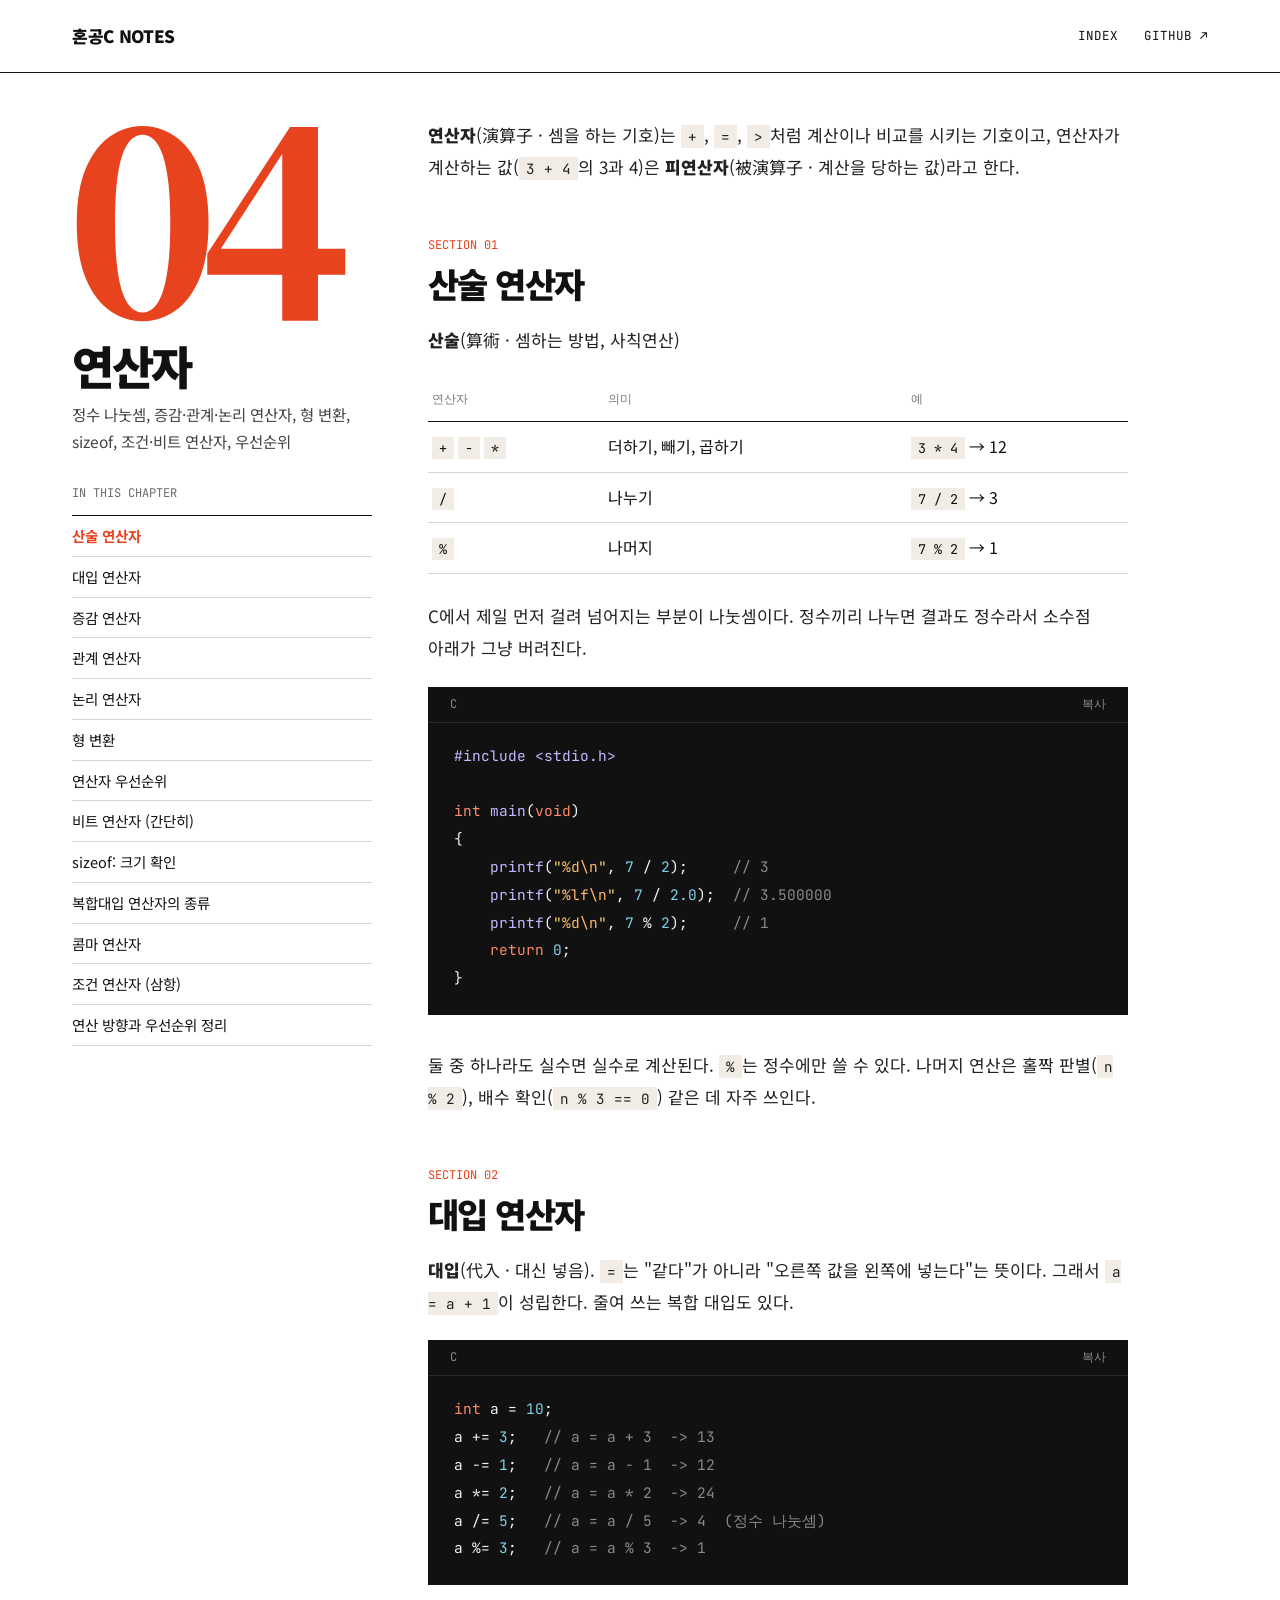
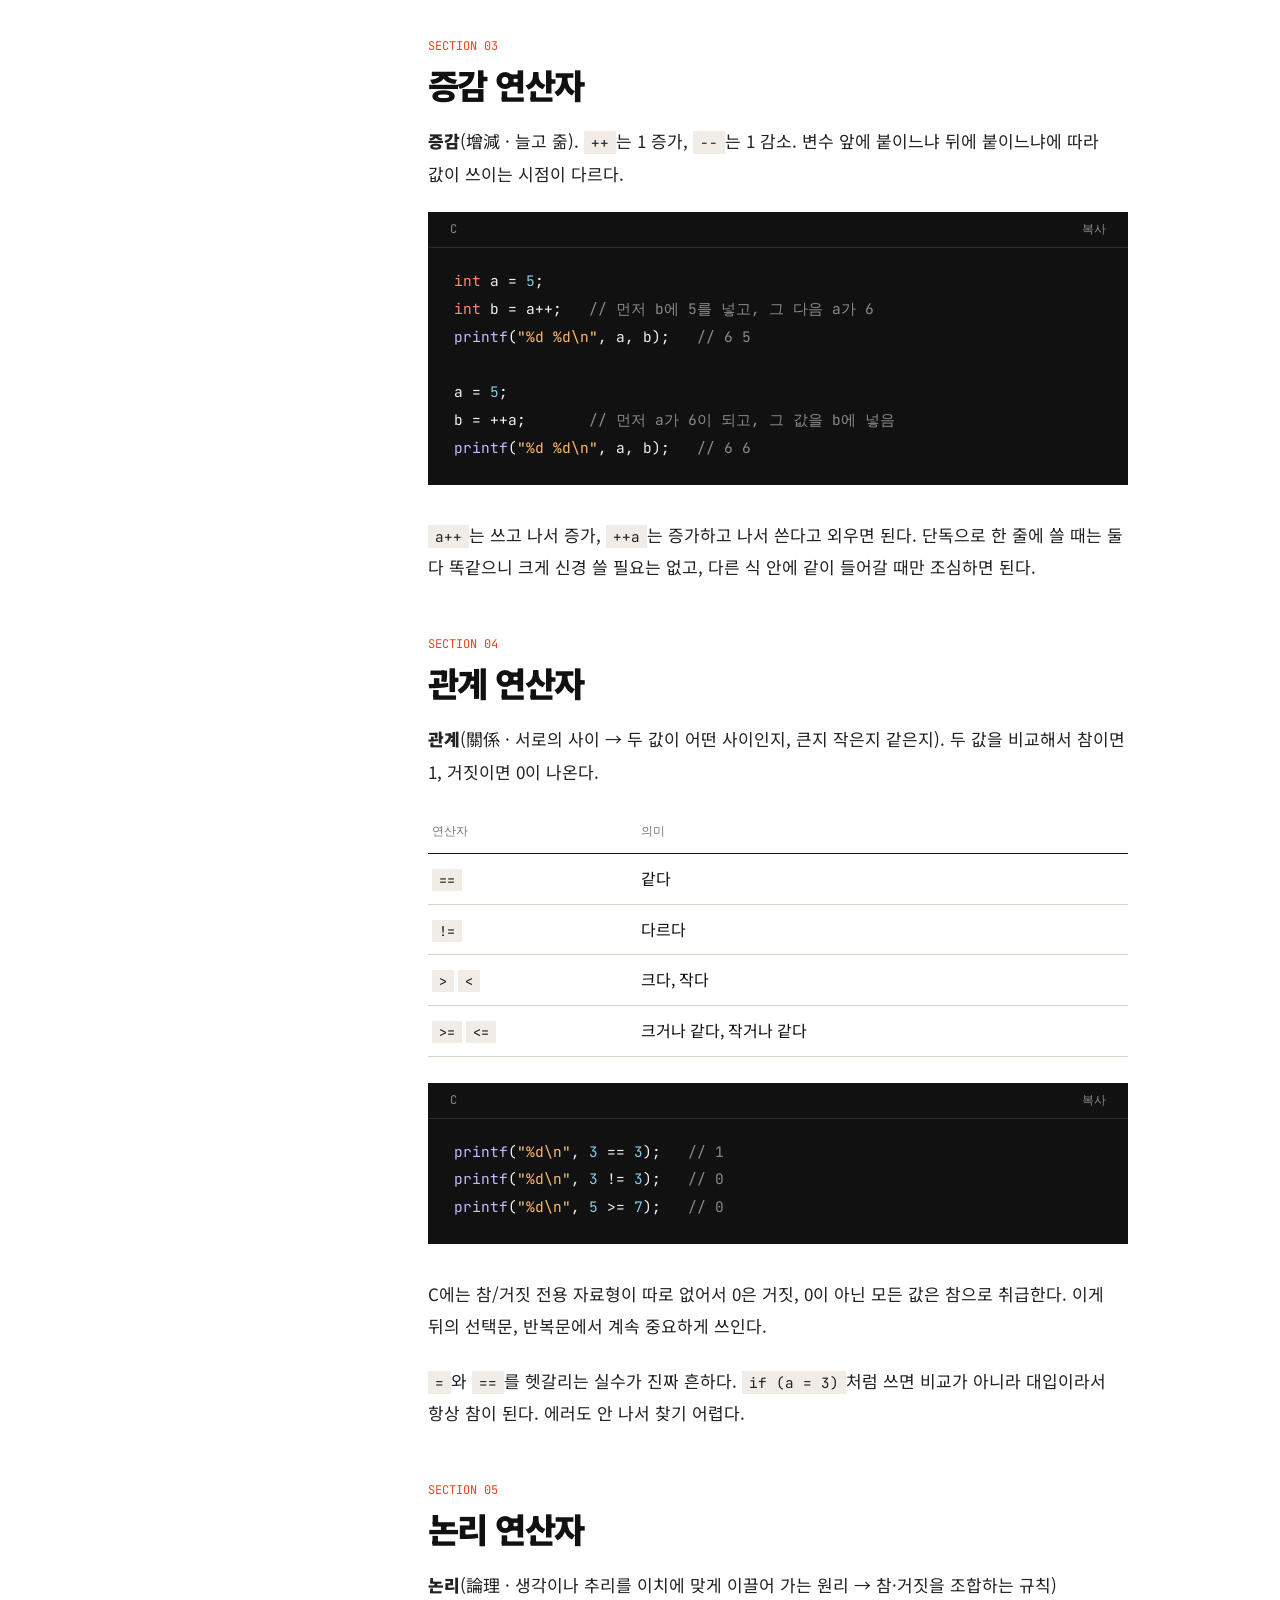
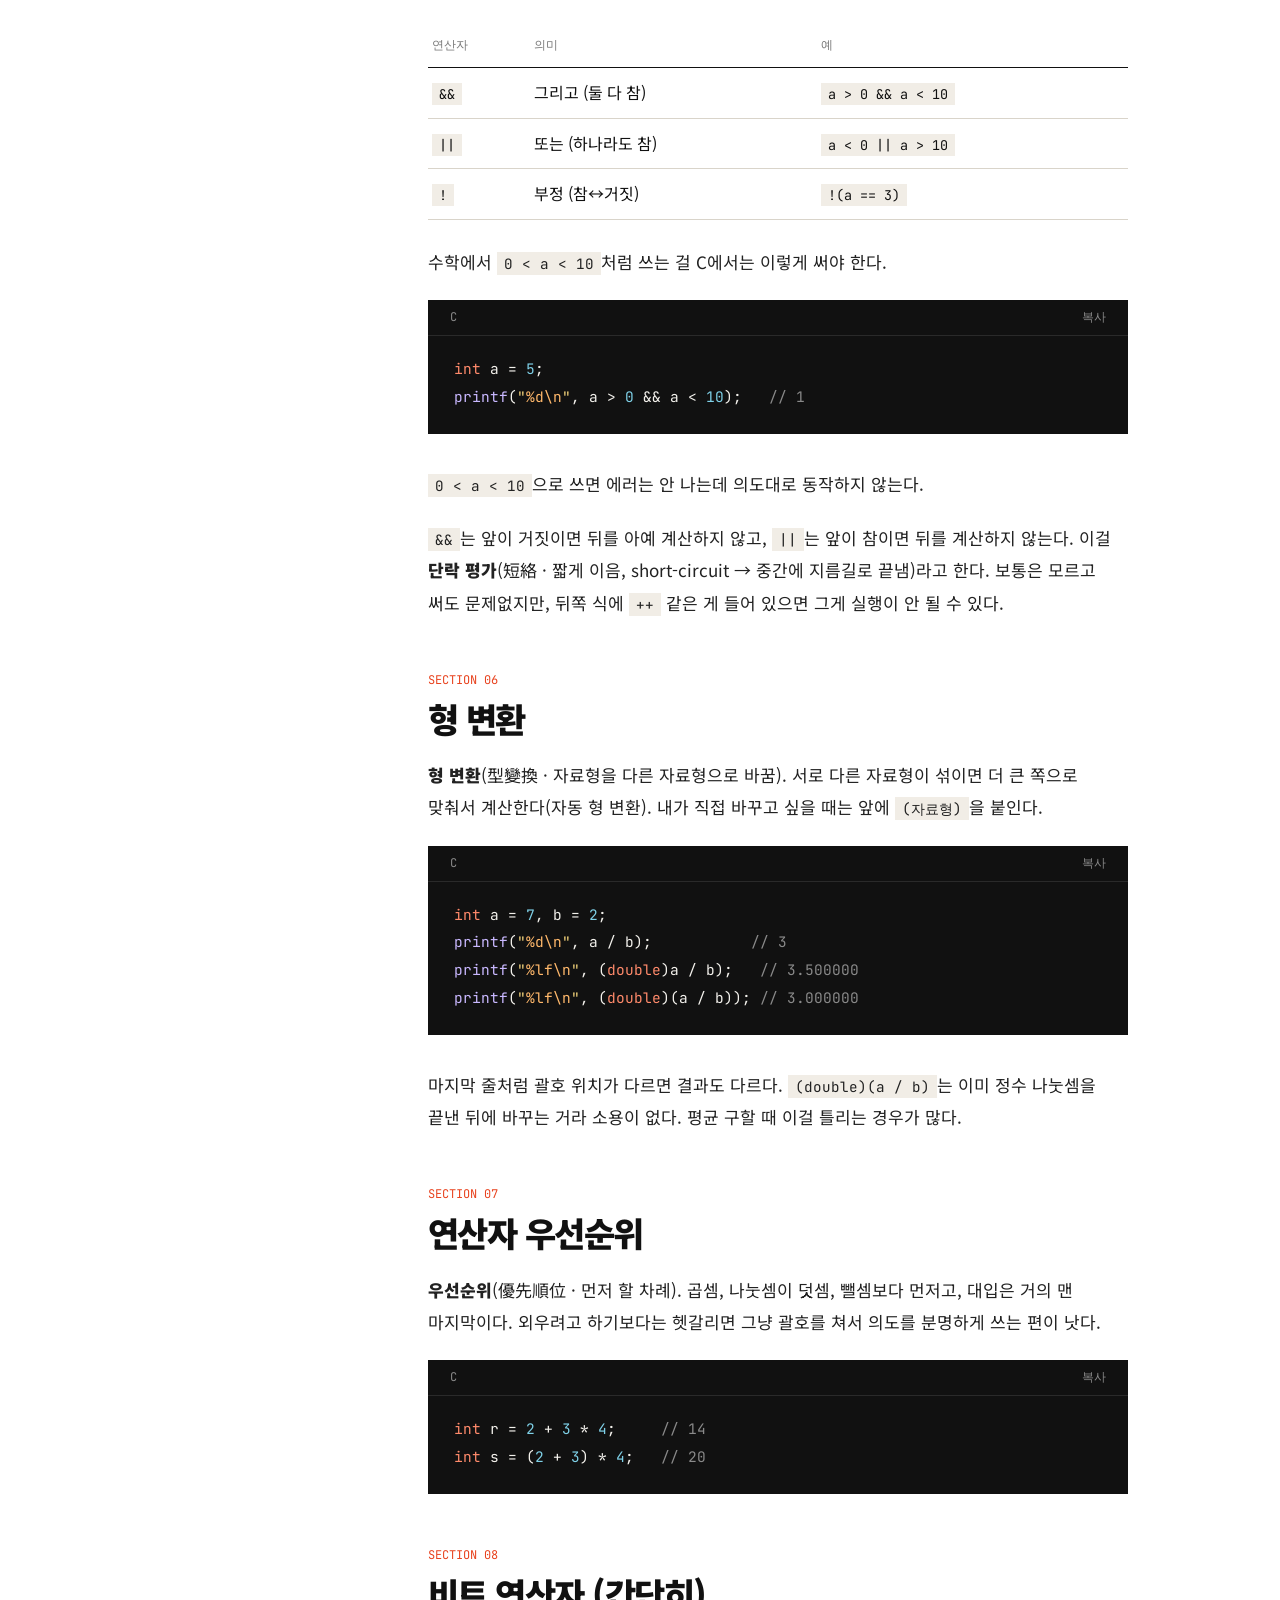
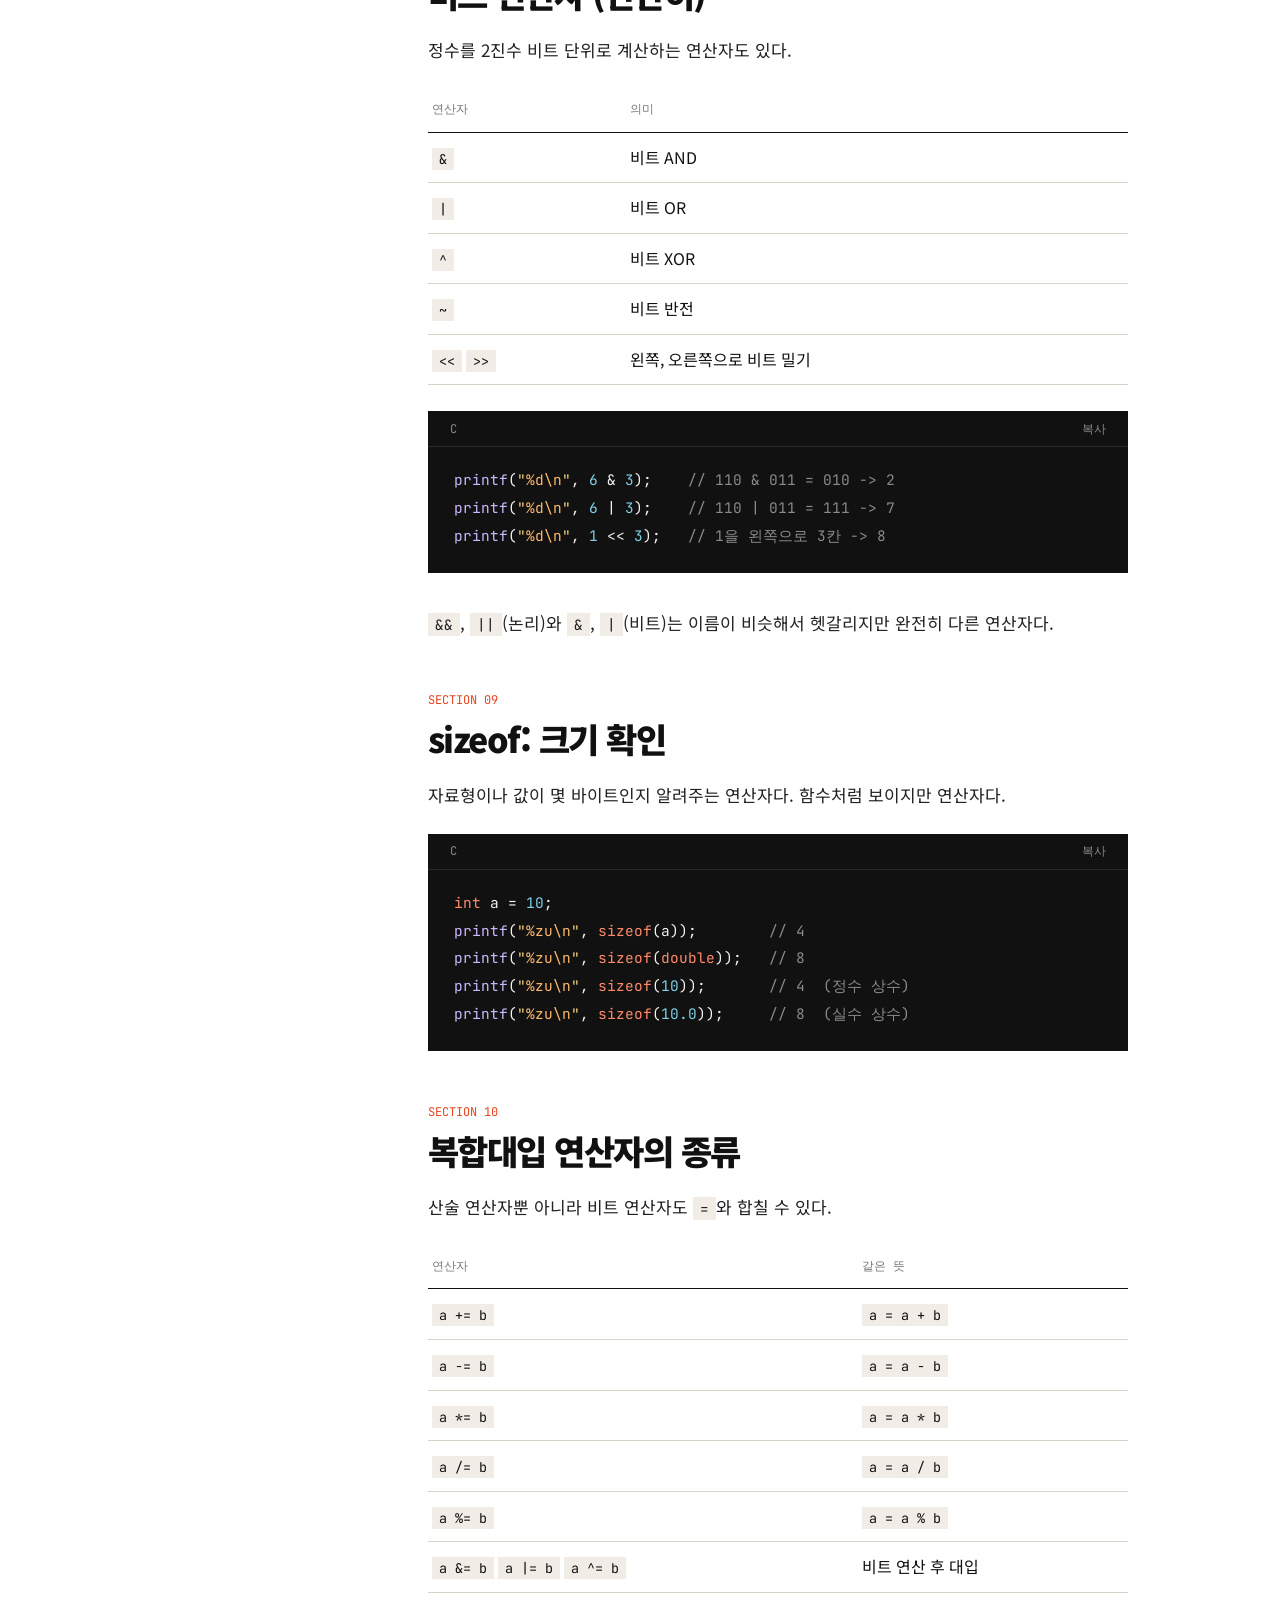
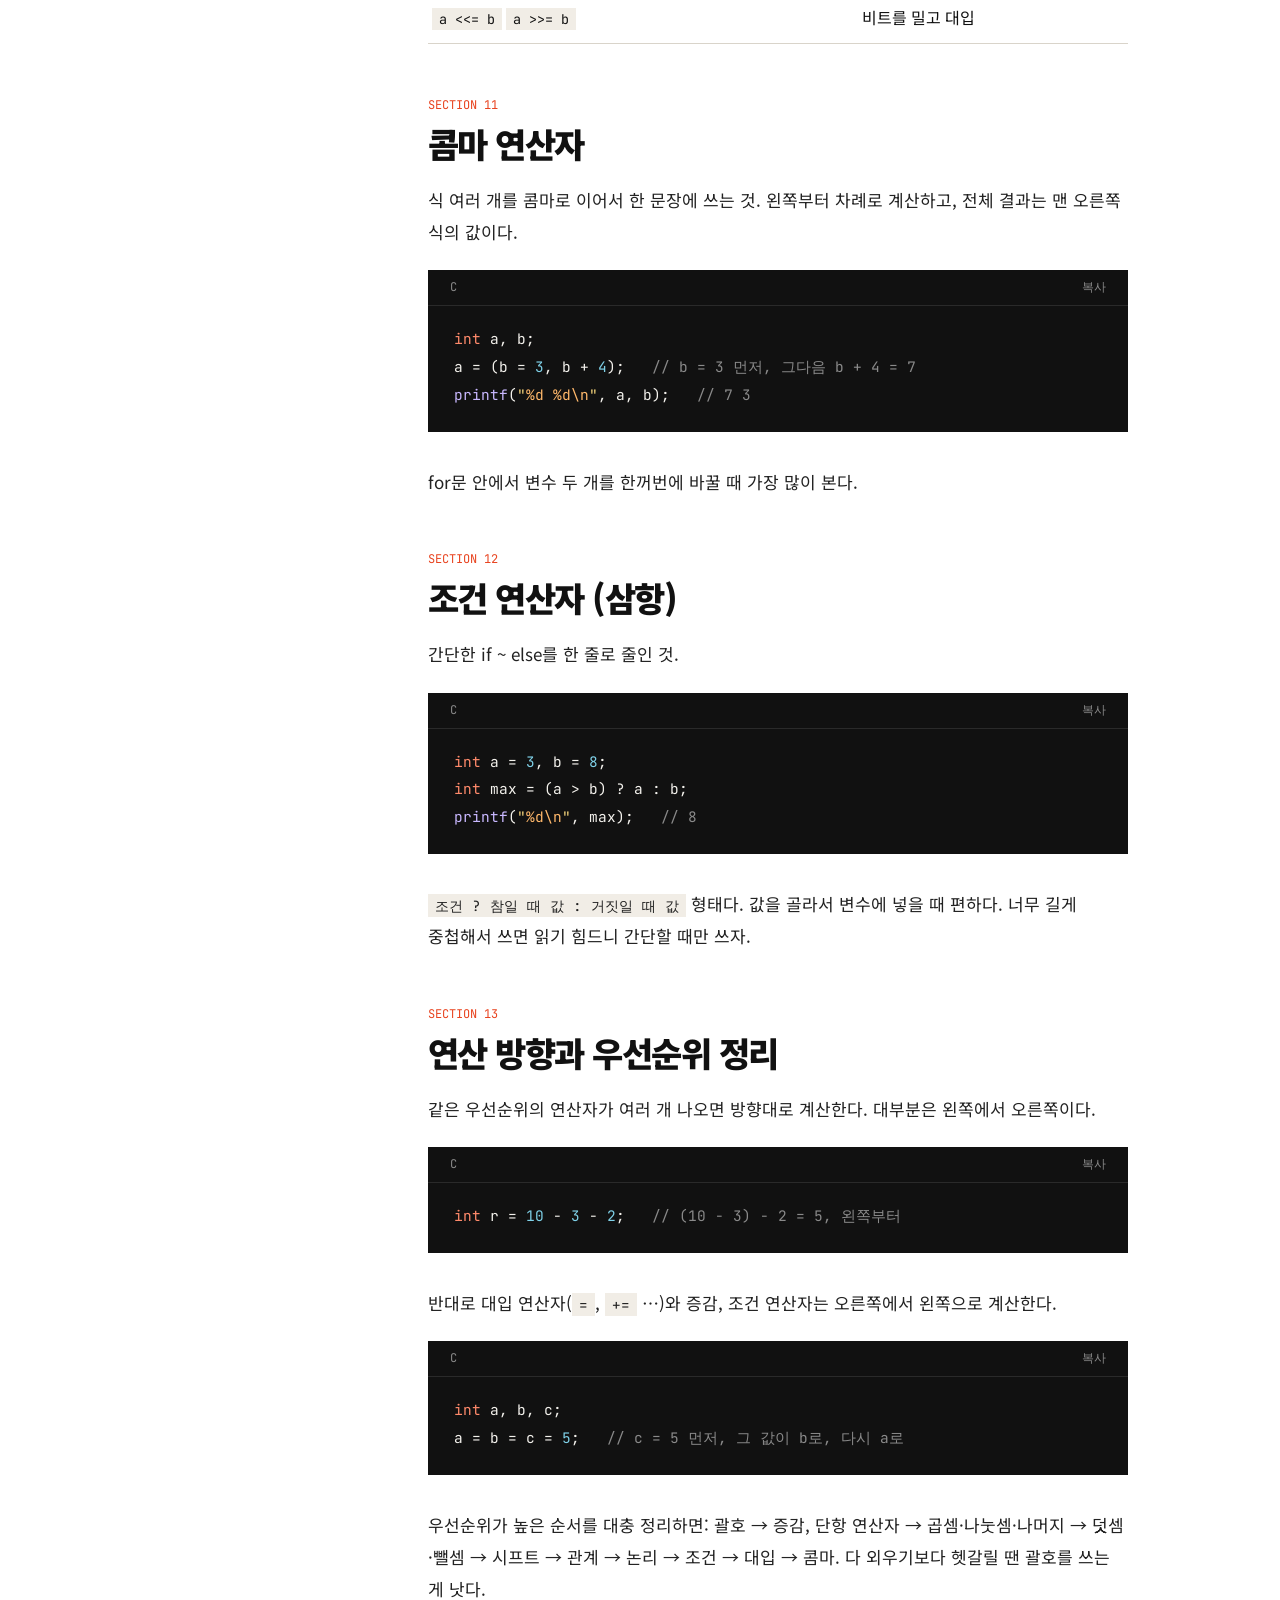
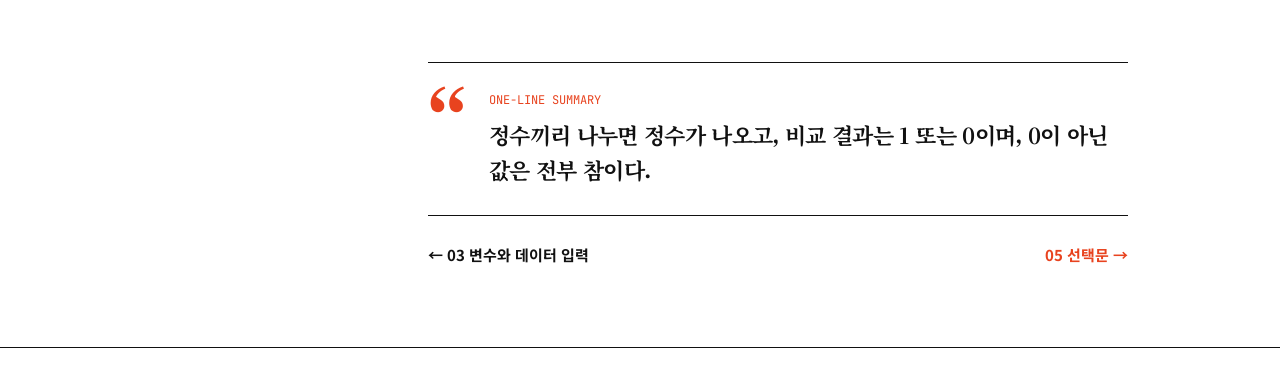
<file: ch04/index.html>
<!DOCTYPE html>
<html lang="ko">
<head>
<meta charset="utf-8">
<meta name="viewport" content="width=device-width, initial-scale=1">
<title>04 연산자 · 혼공C NOTES</title>
<meta name="description" content="혼자 공부하는 C언어를 공부하며 정리한 노트">
<link rel="preconnect" href="https://fonts.googleapis.com">
<link rel="preconnect" href="https://fonts.gstatic.com" crossorigin>
<link rel="stylesheet" href="https://fonts.googleapis.com/css2?family=JetBrains+Mono:wght@400;500&family=Noto+Sans+KR:wght@400;500;700;900&family=Noto+Serif+KR:wght@700;900&display=swap">
<link rel="stylesheet" href="../assets/style.css?v=2">
</head>
<body>
<header class="topbar"><div class="wrap">
  <a class="brand" href="../">혼공C NOTES</a>
  <nav class="topnav"><a href="../">INDEX</a><a href="https://github.com/Leedonggeon123/C_STUDY" target="_blank" rel="noopener">GITHUB ↗</a></nav>
</div></header>
<div class="wrap chapter">
  <aside class="side">
    <div class="bignum">04</div>
    <h1>연산자</h1>
    <p class="desc">정수 나눗셈, 증감·관계·논리 연산자, 형 변환, sizeof, 조건·비트 연산자, 우선순위</p>
    <div class="toc-label">IN THIS CHAPTER</div>
    <nav class="toc"><a href="#_1">산술 연산자</a><a href="#_2">대입 연산자</a><a href="#_3">증감 연산자</a><a href="#_4">관계 연산자</a><a href="#_5">논리 연산자</a><a href="#_6">형 변환</a><a href="#_7">연산자 우선순위</a><a href="#_8">비트 연산자 (간단히)</a><a href="#sizeof">sizeof: 크기 확인</a><a href="#_9">복합대입 연산자의 종류</a><a href="#_10">콤마 연산자</a><a href="#_11">조건 연산자 (삼항)</a><a href="#_12">연산 방향과 우선순위 정리</a></nav>
  </aside>
  <main class="content">
    <article class="prose">
<p><strong>연산자</strong>(演算子 · 셈을 하는 기호)는 <code>+</code>, <code>=</code>, <code>&gt;</code>처럼 계산이나 비교를 시키는 기호이고, 연산자가 계산하는 값(<code>3 + 4</code>의 3과 4)은 <strong>피연산자</strong>(被演算子 · 계산을 당하는 값)라고 한다.</p>
<div class="sec-label">SECTION 01</div><h2 id="_1">산술 연산자</h2>
<p><strong>산술</strong>(算術 · 셈하는 방법, 사칙연산)</p>
<div class="table-wrap"><table>
<thead>
<tr>
<th>연산자</th>
<th>의미</th>
<th>예</th>
</tr>
</thead>
<tbody>
<tr>
<td><code>+</code> <code>-</code> <code>*</code></td>
<td>더하기, 빼기, 곱하기</td>
<td><code>3 * 4</code> → 12</td>
</tr>
<tr>
<td><code>/</code></td>
<td>나누기</td>
<td><code>7 / 2</code> → 3</td>
</tr>
<tr>
<td><code>%</code></td>
<td>나머지</td>
<td><code>7 % 2</code> → 1</td>
</tr>
</tbody>
</table></div>
<p>C에서 제일 먼저 걸려 넘어지는 부분이 나눗셈이다. 정수끼리 나누면 결과도 정수라서 소수점 아래가 그냥 버려진다.</p>
<div class="codewrap"><div class="bar"><span>C</span><button class="copy" type="button">복사</button></div><pre class="hl"><code class="language-c">#include &lt;stdio.h&gt;

int main(void)
{
    printf("%d\n", 7 / 2);     // 3
    printf("%lf\n", 7 / 2.0);  // 3.500000
    printf("%d\n", 7 % 2);     // 1
    return 0;
}</code></pre></div>
<p>둘 중 하나라도 실수면 실수로 계산된다. <code>%</code>는 정수에만 쓸 수 있다. 나머지 연산은 홀짝 판별(<code>n % 2</code>), 배수 확인(<code>n % 3 == 0</code>) 같은 데 자주 쓰인다.</p>
<div class="sec-label">SECTION 02</div><h2 id="_2">대입 연산자</h2>
<p><strong>대입</strong>(代入 · 대신 넣음). <code>=</code>는 "같다"가 아니라 "오른쪽 값을 왼쪽에 넣는다"는 뜻이다. 그래서 <code>a = a + 1</code>이 성립한다. 줄여 쓰는 복합 대입도 있다.</p>
<div class="codewrap"><div class="bar"><span>C</span><button class="copy" type="button">복사</button></div><pre class="hl"><code class="language-c">int a = 10;
a += 3;   // a = a + 3  -&gt; 13
a -= 1;   // a = a - 1  -&gt; 12
a *= 2;   // a = a * 2  -&gt; 24
a /= 5;   // a = a / 5  -&gt; 4  (정수 나눗셈)
a %= 3;   // a = a % 3  -&gt; 1</code></pre></div>
<div class="sec-label">SECTION 03</div><h2 id="_3">증감 연산자</h2>
<p><strong>증감</strong>(增減 · 늘고 줆). <code>++</code>는 1 증가, <code>--</code>는 1 감소. 변수 앞에 붙이느냐 뒤에 붙이느냐에 따라 값이 쓰이는 시점이 다르다.</p>
<div class="codewrap"><div class="bar"><span>C</span><button class="copy" type="button">복사</button></div><pre class="hl"><code class="language-c">int a = 5;
int b = a++;   // 먼저 b에 5를 넣고, 그 다음 a가 6
printf("%d %d\n", a, b);   // 6 5

a = 5;
b = ++a;       // 먼저 a가 6이 되고, 그 값을 b에 넣음
printf("%d %d\n", a, b);   // 6 6</code></pre></div>
<p><code>a++</code>는 쓰고 나서 증가, <code>++a</code>는 증가하고 나서 쓴다고 외우면 된다. 단독으로 한 줄에 쓸 때는 둘 다 똑같으니 크게 신경 쓸 필요는 없고, 다른 식 안에 같이 들어갈 때만 조심하면 된다.</p>
<div class="sec-label">SECTION 04</div><h2 id="_4">관계 연산자</h2>
<p><strong>관계</strong>(關係 · 서로의 사이 → 두 값이 어떤 사이인지, 큰지 작은지 같은지). 두 값을 비교해서 참이면 1, 거짓이면 0이 나온다.</p>
<div class="table-wrap"><table>
<thead>
<tr>
<th>연산자</th>
<th>의미</th>
</tr>
</thead>
<tbody>
<tr>
<td><code>==</code></td>
<td>같다</td>
</tr>
<tr>
<td><code>!=</code></td>
<td>다르다</td>
</tr>
<tr>
<td><code>&gt;</code> <code>&lt;</code></td>
<td>크다, 작다</td>
</tr>
<tr>
<td><code>&gt;=</code> <code>&lt;=</code></td>
<td>크거나 같다, 작거나 같다</td>
</tr>
</tbody>
</table></div>
<div class="codewrap"><div class="bar"><span>C</span><button class="copy" type="button">복사</button></div><pre class="hl"><code class="language-c">printf("%d\n", 3 == 3);   // 1
printf("%d\n", 3 != 3);   // 0
printf("%d\n", 5 &gt;= 7);   // 0</code></pre></div>
<p>C에는 참/거짓 전용 자료형이 따로 없어서 0은 거짓, 0이 아닌 모든 값은 참으로 취급한다. 이게 뒤의 선택문, 반복문에서 계속 중요하게 쓰인다.</p>
<p><code>=</code>와 <code>==</code>를 헷갈리는 실수가 진짜 흔하다. <code>if (a = 3)</code>처럼 쓰면 비교가 아니라 대입이라서 항상 참이 된다. 에러도 안 나서 찾기 어렵다.</p>
<div class="sec-label">SECTION 05</div><h2 id="_5">논리 연산자</h2>
<p><strong>논리</strong>(論理 · 생각이나 추리를 이치에 맞게 이끌어 가는 원리 → 참·거짓을 조합하는 규칙)</p>
<div class="table-wrap"><table>
<thead>
<tr>
<th>연산자</th>
<th>의미</th>
<th>예</th>
</tr>
</thead>
<tbody>
<tr>
<td><code>&amp;&amp;</code></td>
<td>그리고 (둘 다 참)</td>
<td><code>a &gt; 0 &amp;&amp; a &lt; 10</code></td>
</tr>
<tr>
<td><code>||</code></td>
<td>또는 (하나라도 참)</td>
<td><code>a &lt; 0 || a &gt; 10</code></td>
</tr>
<tr>
<td><code>!</code></td>
<td>부정 (참↔거짓)</td>
<td><code>!(a == 3)</code></td>
</tr>
</tbody>
</table></div>
<p>수학에서 <code>0 &lt; a &lt; 10</code>처럼 쓰는 걸 C에서는 이렇게 써야 한다.</p>
<div class="codewrap"><div class="bar"><span>C</span><button class="copy" type="button">복사</button></div><pre class="hl"><code class="language-c">int a = 5;
printf("%d\n", a &gt; 0 &amp;&amp; a &lt; 10);   // 1</code></pre></div>
<p><code>0 &lt; a &lt; 10</code>으로 쓰면 에러는 안 나는데 의도대로 동작하지 않는다.</p>
<p><code>&amp;&amp;</code>는 앞이 거짓이면 뒤를 아예 계산하지 않고, <code>||</code>는 앞이 참이면 뒤를 계산하지 않는다. 이걸 <strong>단락 평가</strong>(短絡 · 짧게 이음, short-circuit → 중간에 지름길로 끝냄)라고 한다. 보통은 모르고 써도 문제없지만, 뒤쪽 식에 <code>++</code> 같은 게 들어 있으면 그게 실행이 안 될 수 있다.</p>
<div class="sec-label">SECTION 06</div><h2 id="_6">형 변환</h2>
<p><strong>형 변환</strong>(型變換 · 자료형을 다른 자료형으로 바꿈). 서로 다른 자료형이 섞이면 더 큰 쪽으로 맞춰서 계산한다(자동 형 변환). 내가 직접 바꾸고 싶을 때는 앞에 <code>(자료형)</code>을 붙인다.</p>
<div class="codewrap"><div class="bar"><span>C</span><button class="copy" type="button">복사</button></div><pre class="hl"><code class="language-c">int a = 7, b = 2;
printf("%d\n", a / b);           // 3
printf("%lf\n", (double)a / b);   // 3.500000
printf("%lf\n", (double)(a / b)); // 3.000000</code></pre></div>
<p>마지막 줄처럼 괄호 위치가 다르면 결과도 다르다. <code>(double)(a / b)</code>는 이미 정수 나눗셈을 끝낸 뒤에 바꾸는 거라 소용이 없다. 평균 구할 때 이걸 틀리는 경우가 많다.</p>
<div class="sec-label">SECTION 07</div><h2 id="_7">연산자 우선순위</h2>
<p><strong>우선순위</strong>(優先順位 · 먼저 할 차례). 곱셈, 나눗셈이 덧셈, 뺄셈보다 먼저고, 대입은 거의 맨 마지막이다. 외우려고 하기보다는 헷갈리면 그냥 괄호를 쳐서 의도를 분명하게 쓰는 편이 낫다.</p>
<div class="codewrap"><div class="bar"><span>C</span><button class="copy" type="button">복사</button></div><pre class="hl"><code class="language-c">int r = 2 + 3 * 4;     // 14
int s = (2 + 3) * 4;   // 20</code></pre></div>
<div class="sec-label">SECTION 08</div><h2 id="_8">비트 연산자 (간단히)</h2>
<p>정수를 2진수 비트 단위로 계산하는 연산자도 있다.</p>
<div class="table-wrap"><table>
<thead>
<tr>
<th>연산자</th>
<th>의미</th>
</tr>
</thead>
<tbody>
<tr>
<td><code>&amp;</code></td>
<td>비트 AND</td>
</tr>
<tr>
<td><code>|</code></td>
<td>비트 OR</td>
</tr>
<tr>
<td><code>^</code></td>
<td>비트 XOR</td>
</tr>
<tr>
<td><code>~</code></td>
<td>비트 반전</td>
</tr>
<tr>
<td><code>&lt;&lt;</code> <code>&gt;&gt;</code></td>
<td>왼쪽, 오른쪽으로 비트 밀기</td>
</tr>
</tbody>
</table></div>
<div class="codewrap"><div class="bar"><span>C</span><button class="copy" type="button">복사</button></div><pre class="hl"><code class="language-c">printf("%d\n", 6 &amp; 3);    // 110 &amp; 011 = 010 -&gt; 2
printf("%d\n", 6 | 3);    // 110 | 011 = 111 -&gt; 7
printf("%d\n", 1 &lt;&lt; 3);   // 1을 왼쪽으로 3칸 -&gt; 8</code></pre></div>
<p><code>&amp;&amp;</code>, <code>||</code>(논리)와 <code>&amp;</code>, <code>|</code>(비트)는 이름이 비슷해서 헷갈리지만 완전히 다른 연산자다.</p>
<div class="sec-label">SECTION 09</div><h2 id="sizeof">sizeof: 크기 확인</h2>
<p>자료형이나 값이 몇 바이트인지 알려주는 연산자다. 함수처럼 보이지만 연산자다.</p>
<div class="codewrap"><div class="bar"><span>C</span><button class="copy" type="button">복사</button></div><pre class="hl"><code class="language-c">int a = 10;
printf("%zu\n", sizeof(a));        // 4
printf("%zu\n", sizeof(double));   // 8
printf("%zu\n", sizeof(10));       // 4  (정수 상수)
printf("%zu\n", sizeof(10.0));     // 8  (실수 상수)</code></pre></div>
<div class="sec-label">SECTION 10</div><h2 id="_9">복합대입 연산자의 종류</h2>
<p>산술 연산자뿐 아니라 비트 연산자도 <code>=</code>와 합칠 수 있다.</p>
<div class="table-wrap"><table>
<thead>
<tr>
<th>연산자</th>
<th>같은 뜻</th>
</tr>
</thead>
<tbody>
<tr>
<td><code>a += b</code></td>
<td><code>a = a + b</code></td>
</tr>
<tr>
<td><code>a -= b</code></td>
<td><code>a = a - b</code></td>
</tr>
<tr>
<td><code>a *= b</code></td>
<td><code>a = a * b</code></td>
</tr>
<tr>
<td><code>a /= b</code></td>
<td><code>a = a / b</code></td>
</tr>
<tr>
<td><code>a %= b</code></td>
<td><code>a = a % b</code></td>
</tr>
<tr>
<td><code>a &amp;= b</code> <code>a |= b</code> <code>a ^= b</code></td>
<td>비트 연산 후 대입</td>
</tr>
<tr>
<td><code>a &lt;&lt;= b</code> <code>a &gt;&gt;= b</code></td>
<td>비트를 밀고 대입</td>
</tr>
</tbody>
</table></div>
<div class="sec-label">SECTION 11</div><h2 id="_10">콤마 연산자</h2>
<p>식 여러 개를 콤마로 이어서 한 문장에 쓰는 것. 왼쪽부터 차례로 계산하고, 전체 결과는 맨 오른쪽 식의 값이다.</p>
<div class="codewrap"><div class="bar"><span>C</span><button class="copy" type="button">복사</button></div><pre class="hl"><code class="language-c">int a, b;
a = (b = 3, b + 4);   // b = 3 먼저, 그다음 b + 4 = 7
printf("%d %d\n", a, b);   // 7 3</code></pre></div>
<p>for문 안에서 변수 두 개를 한꺼번에 바꿀 때 가장 많이 본다.</p>
<div class="sec-label">SECTION 12</div><h2 id="_11">조건 연산자 (삼항)</h2>
<p>간단한 if ~ else를 한 줄로 줄인 것.</p>
<div class="codewrap"><div class="bar"><span>C</span><button class="copy" type="button">복사</button></div><pre class="hl"><code class="language-c">int a = 3, b = 8;
int max = (a &gt; b) ? a : b;
printf("%d\n", max);   // 8</code></pre></div>
<p><code>조건 ? 참일 때 값 : 거짓일 때 값</code> 형태다. 값을 골라서 변수에 넣을 때 편하다. 너무 길게 중첩해서 쓰면 읽기 힘드니 간단할 때만 쓰자.</p>
<div class="sec-label">SECTION 13</div><h2 id="_12">연산 방향과 우선순위 정리</h2>
<p>같은 우선순위의 연산자가 여러 개 나오면 방향대로 계산한다. 대부분은 왼쪽에서 오른쪽이다.</p>
<div class="codewrap"><div class="bar"><span>C</span><button class="copy" type="button">복사</button></div><pre class="hl"><code class="language-c">int r = 10 - 3 - 2;   // (10 - 3) - 2 = 5, 왼쪽부터</code></pre></div>
<p>반대로 대입 연산자(<code>=</code>, <code>+=</code> …)와 증감, 조건 연산자는 오른쪽에서 왼쪽으로 계산한다.</p>
<div class="codewrap"><div class="bar"><span>C</span><button class="copy" type="button">복사</button></div><pre class="hl"><code class="language-c">int a, b, c;
a = b = c = 5;   // c = 5 먼저, 그 값이 b로, 다시 a로</code></pre></div>
<p>우선순위가 높은 순서를 대충 정리하면: 괄호 → 증감, 단항 연산자 → 곱셈·나눗셈·나머지 → 덧셈·뺄셈 → 시프트 → 관계 → 논리 → 조건 → 대입 → 콤마. 다 외우기보다 헷갈릴 땐 괄호를 쓰는 게 낫다.</p>
<div class="summary"><div class="q">&ldquo;</div><div><div class="label">ONE-LINE SUMMARY</div><p>정수끼리 나누면 정수가 나오고, 비교 결과는 1 또는 0이며, 0이 아닌 값은 전부 참이다.</p></div></div>
    </article>
    <div class="pager"><a class="prev" href="../ch03/">← 03 변수와 데이터 입력</a><a class="next" href="../ch05/">05 선택문 →</a></div>
  </main>
</div>
<footer class="foot"><div class="wrap"><span>혼자 공부하는 C언어 · 개인 학습 노트</span><span>예제 코드는 직접 컴파일해서 확인했습니다</span></div></footer>
<script src="../assets/main.js?v=2"></script>
</body>
</html>
</file>
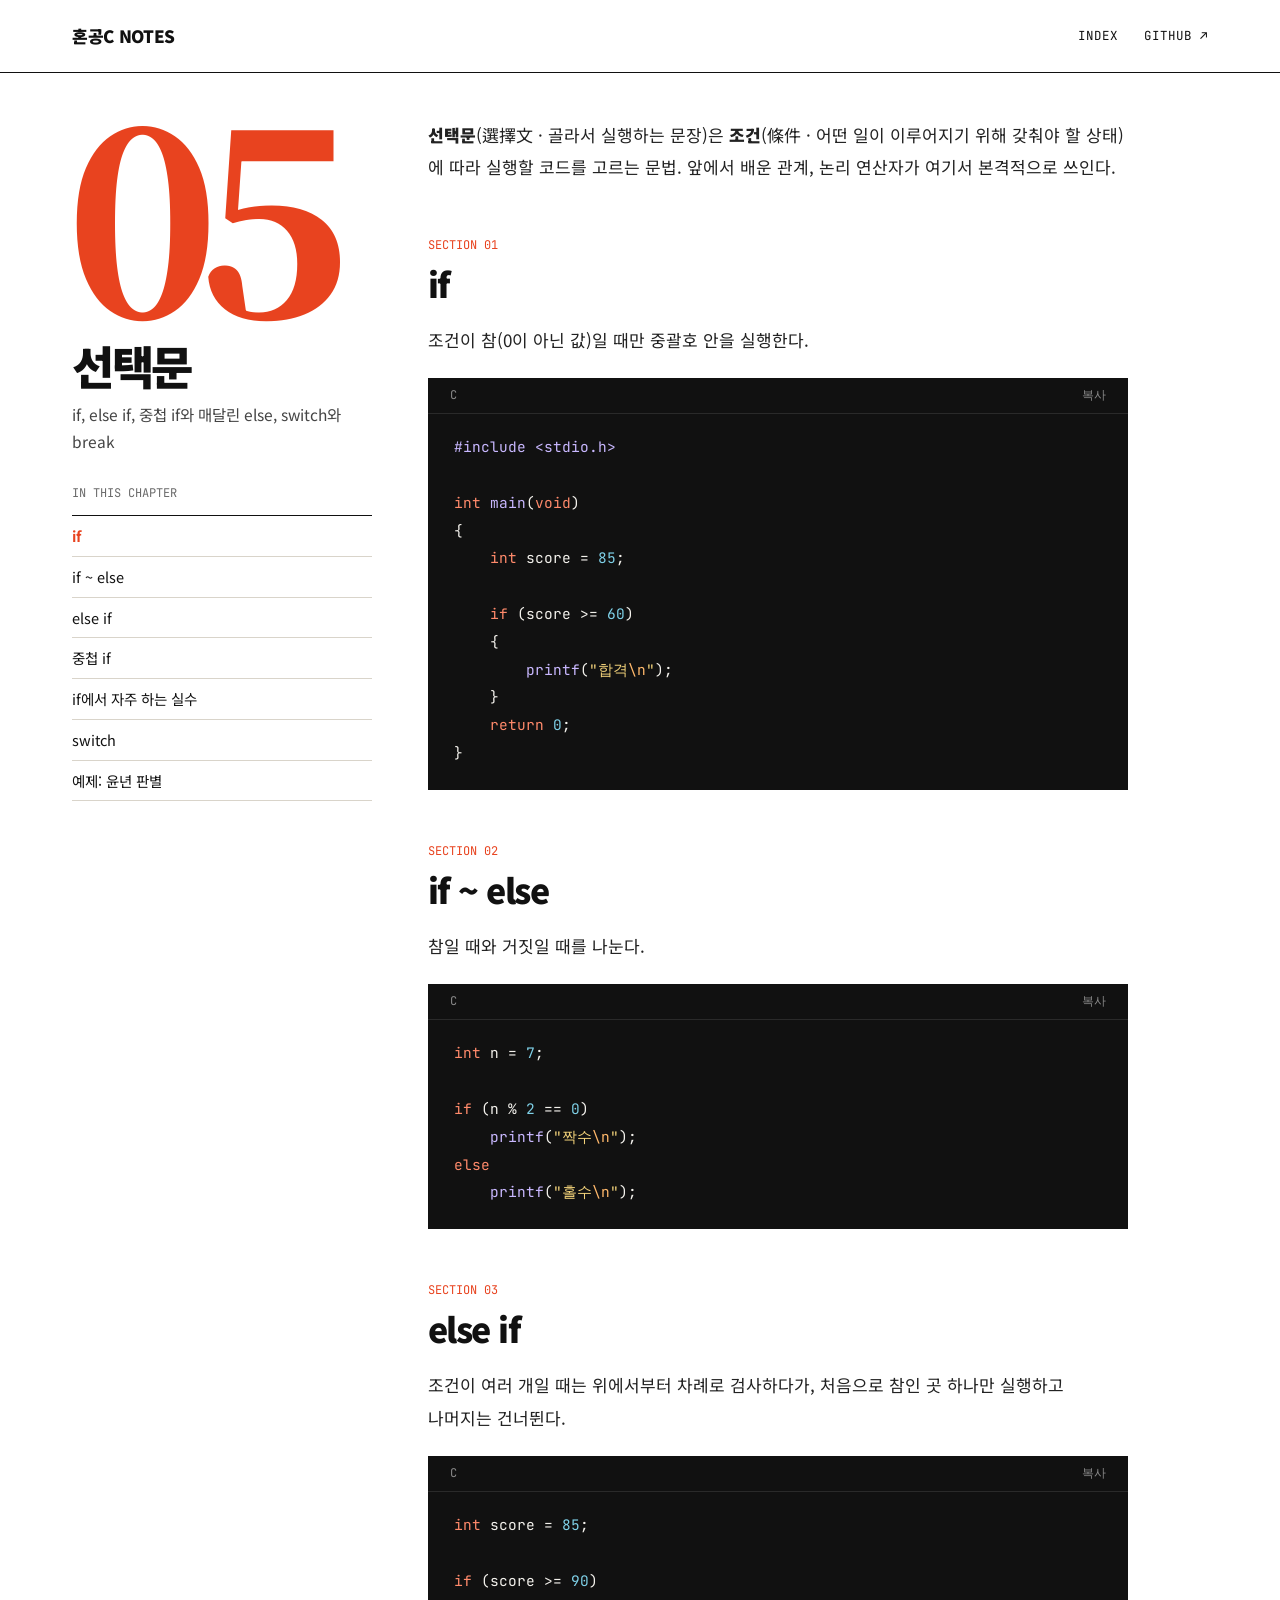
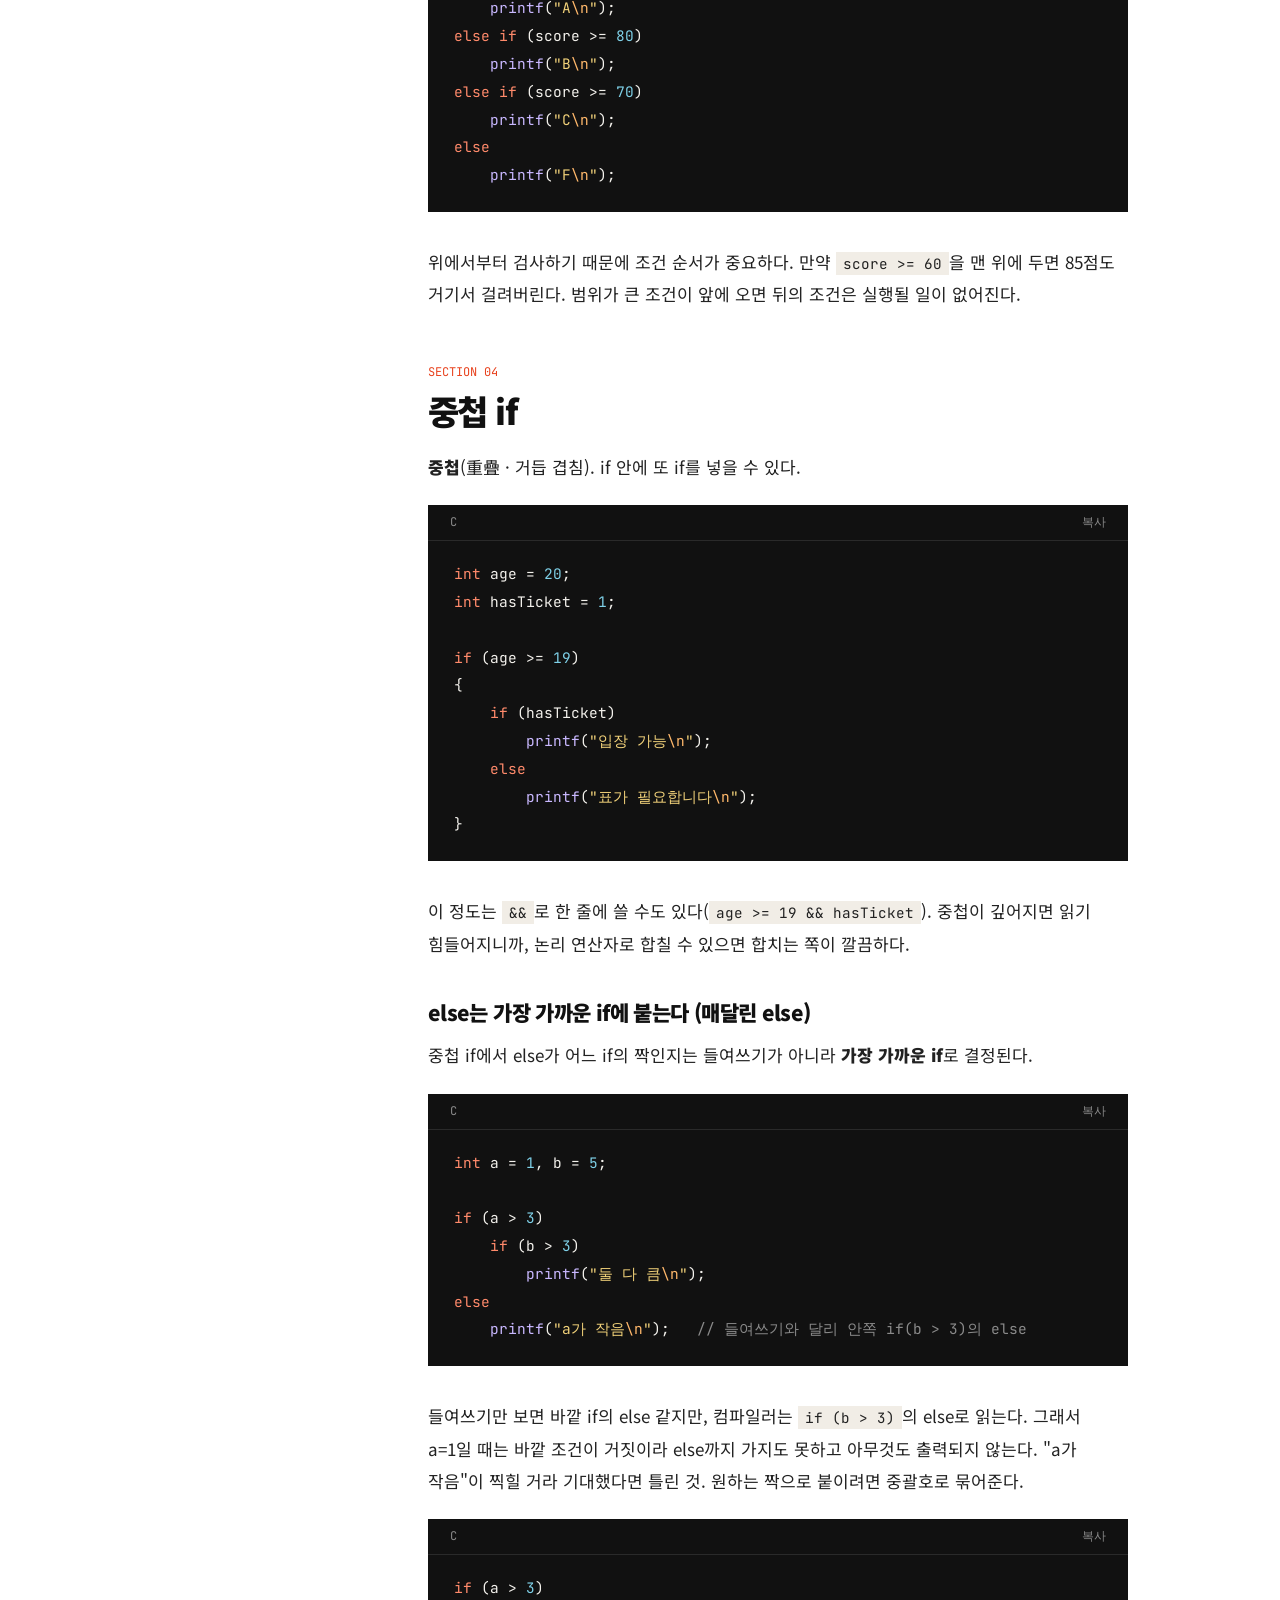
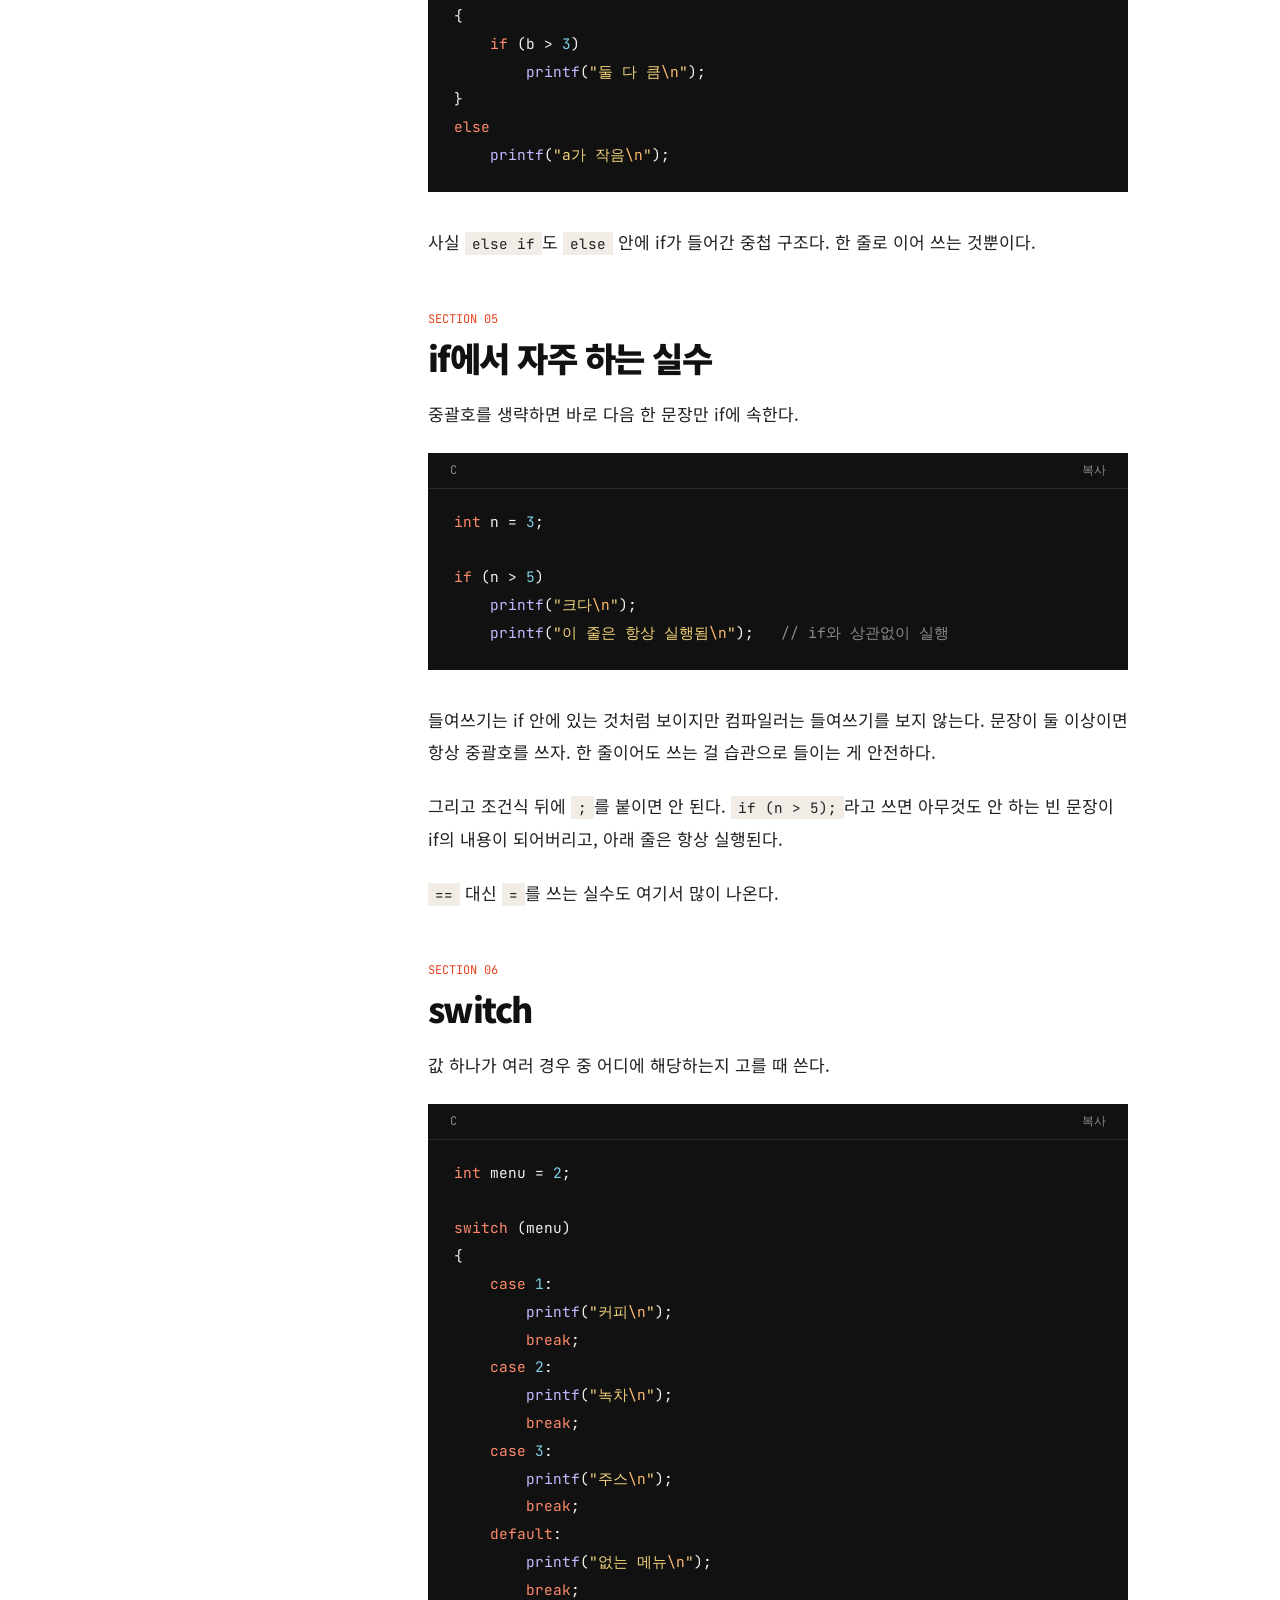
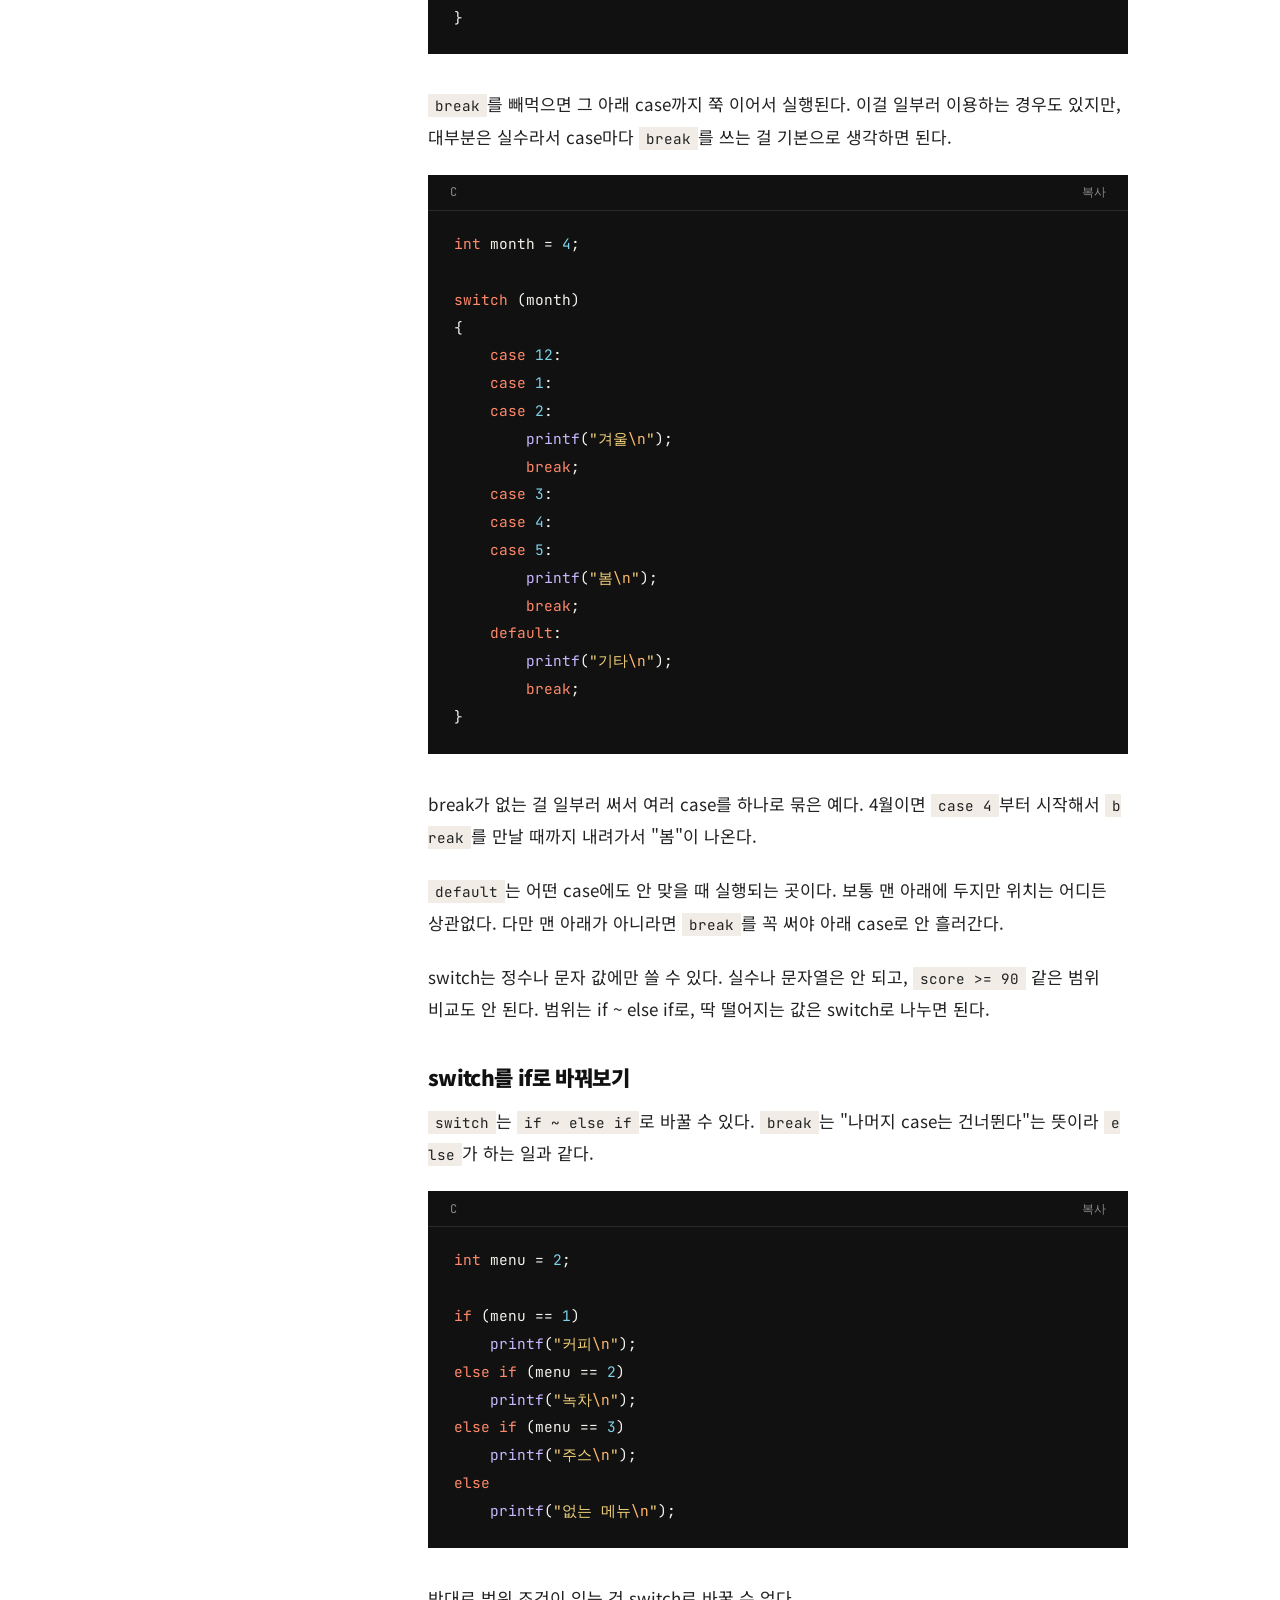
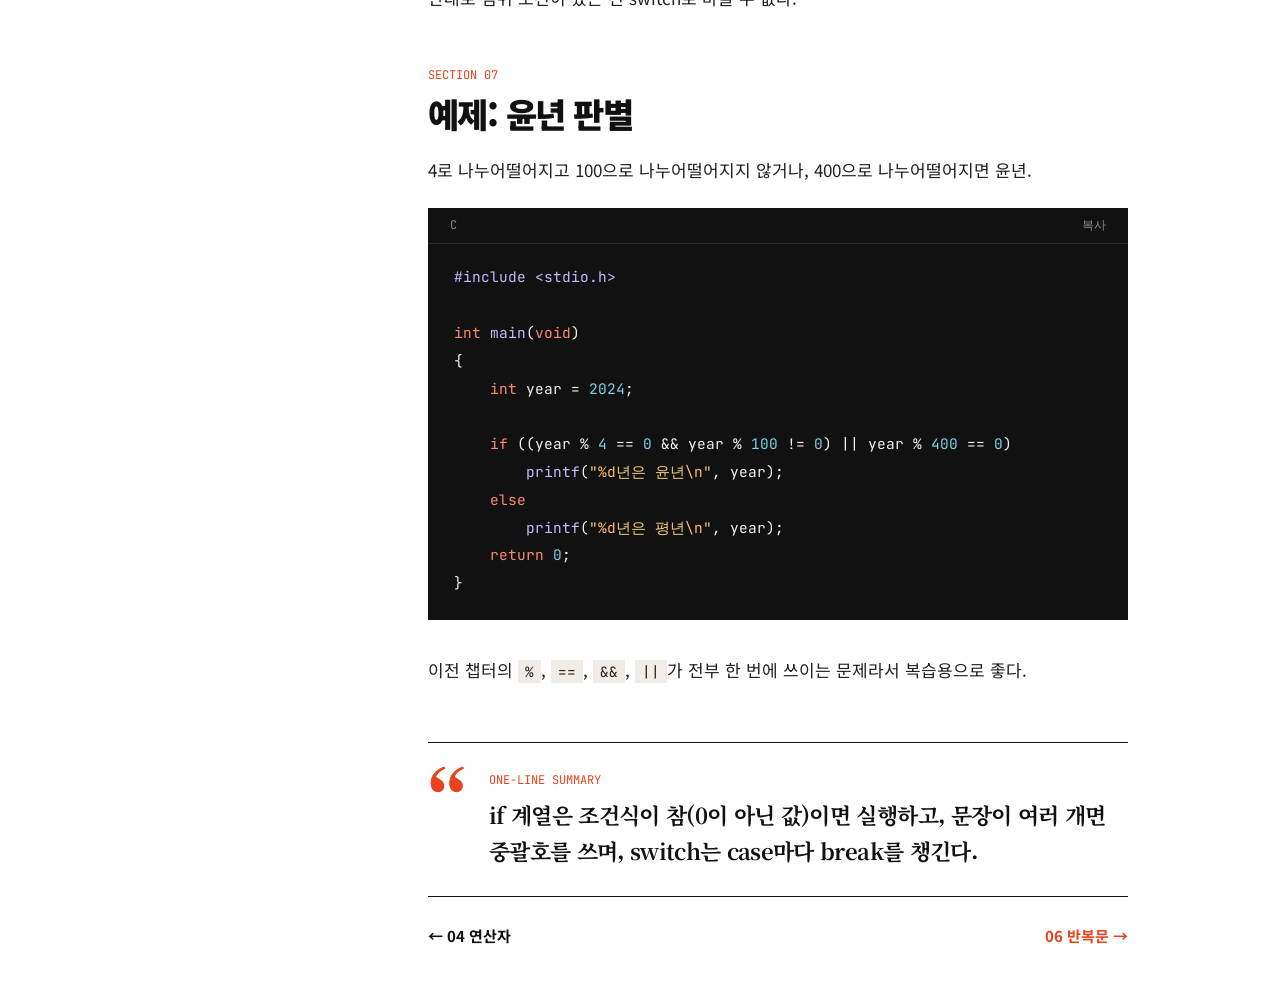
<file: ch05/index.html>
<!DOCTYPE html>
<html lang="ko">
<head>
<meta charset="utf-8">
<meta name="viewport" content="width=device-width, initial-scale=1">
<title>05 선택문 · 혼공C NOTES</title>
<meta name="description" content="혼자 공부하는 C언어를 공부하며 정리한 노트">
<link rel="preconnect" href="https://fonts.googleapis.com">
<link rel="preconnect" href="https://fonts.gstatic.com" crossorigin>
<link rel="stylesheet" href="https://fonts.googleapis.com/css2?family=JetBrains+Mono:wght@400;500&family=Noto+Sans+KR:wght@400;500;700;900&family=Noto+Serif+KR:wght@700;900&display=swap">
<link rel="stylesheet" href="../assets/style.css?v=2">
</head>
<body>
<header class="topbar"><div class="wrap">
  <a class="brand" href="../">혼공C NOTES</a>
  <nav class="topnav"><a href="../">INDEX</a><a href="https://github.com/Leedonggeon123/C_STUDY" target="_blank" rel="noopener">GITHUB ↗</a></nav>
</div></header>
<div class="wrap chapter">
  <aside class="side">
    <div class="bignum">05</div>
    <h1>선택문</h1>
    <p class="desc">if, else if, 중첩 if와 매달린 else, switch와 break</p>
    <div class="toc-label">IN THIS CHAPTER</div>
    <nav class="toc"><a href="#if">if</a><a href="#if-else">if ~ else</a><a href="#else-if">else if</a><a href="#if_1">중첩 if</a><a href="#if_2">if에서 자주 하는 실수</a><a href="#switch">switch</a><a href="#_1">예제: 윤년 판별</a></nav>
  </aside>
  <main class="content">
    <article class="prose">
<p><strong>선택문</strong>(選擇文 · 골라서 실행하는 문장)은 <strong>조건</strong>(條件 · 어떤 일이 이루어지기 위해 갖춰야 할 상태)에 따라 실행할 코드를 고르는 문법. 앞에서 배운 관계, 논리 연산자가 여기서 본격적으로 쓰인다.</p>
<div class="sec-label">SECTION 01</div><h2 id="if">if</h2>
<p>조건이 참(0이 아닌 값)일 때만 중괄호 안을 실행한다.</p>
<div class="codewrap"><div class="bar"><span>C</span><button class="copy" type="button">복사</button></div><pre class="hl"><code class="language-c">#include &lt;stdio.h&gt;

int main(void)
{
    int score = 85;

    if (score &gt;= 60)
    {
        printf("합격\n");
    }
    return 0;
}</code></pre></div>
<div class="sec-label">SECTION 02</div><h2 id="if-else">if ~ else</h2>
<p>참일 때와 거짓일 때를 나눈다.</p>
<div class="codewrap"><div class="bar"><span>C</span><button class="copy" type="button">복사</button></div><pre class="hl"><code class="language-c">int n = 7;

if (n % 2 == 0)
    printf("짝수\n");
else
    printf("홀수\n");</code></pre></div>
<div class="sec-label">SECTION 03</div><h2 id="else-if">else if</h2>
<p>조건이 여러 개일 때는 위에서부터 차례로 검사하다가, 처음으로 참인 곳 하나만 실행하고 나머지는 건너뛴다.</p>
<div class="codewrap"><div class="bar"><span>C</span><button class="copy" type="button">복사</button></div><pre class="hl"><code class="language-c">int score = 85;

if (score &gt;= 90)
    printf("A\n");
else if (score &gt;= 80)
    printf("B\n");
else if (score &gt;= 70)
    printf("C\n");
else
    printf("F\n");</code></pre></div>
<p>위에서부터 검사하기 때문에 조건 순서가 중요하다. 만약 <code>score &gt;= 60</code>을 맨 위에 두면 85점도 거기서 걸려버린다. 범위가 큰 조건이 앞에 오면 뒤의 조건은 실행될 일이 없어진다.</p>
<div class="sec-label">SECTION 04</div><h2 id="if_1">중첩 if</h2>
<p><strong>중첩</strong>(重疊 · 거듭 겹침). if 안에 또 if를 넣을 수 있다.</p>
<div class="codewrap"><div class="bar"><span>C</span><button class="copy" type="button">복사</button></div><pre class="hl"><code class="language-c">int age = 20;
int hasTicket = 1;

if (age &gt;= 19)
{
    if (hasTicket)
        printf("입장 가능\n");
    else
        printf("표가 필요합니다\n");
}</code></pre></div>
<p>이 정도는 <code>&amp;&amp;</code>로 한 줄에 쓸 수도 있다(<code>age &gt;= 19 &amp;&amp; hasTicket</code>). 중첩이 깊어지면 읽기 힘들어지니까, 논리 연산자로 합칠 수 있으면 합치는 쪽이 깔끔하다.</p>
<h3 id="else-if-else">else는 가장 가까운 if에 붙는다 (매달린 else)</h3>
<p>중첩 if에서 else가 어느 if의 짝인지는 들여쓰기가 아니라 <strong>가장 가까운 if</strong>로 결정된다.</p>
<div class="codewrap"><div class="bar"><span>C</span><button class="copy" type="button">복사</button></div><pre class="hl"><code class="language-c">int a = 1, b = 5;

if (a &gt; 3)
    if (b &gt; 3)
        printf("둘 다 큼\n");
else
    printf("a가 작음\n");   // 들여쓰기와 달리 안쪽 if(b &gt; 3)의 else</code></pre></div>
<p>들여쓰기만 보면 바깥 if의 else 같지만, 컴파일러는 <code>if (b &gt; 3)</code>의 else로 읽는다. 그래서 a=1일 때는 바깥 조건이 거짓이라 else까지 가지도 못하고 아무것도 출력되지 않는다. "a가 작음"이 찍힐 거라 기대했다면 틀린 것. 원하는 짝으로 붙이려면 중괄호로 묶어준다.</p>
<div class="codewrap"><div class="bar"><span>C</span><button class="copy" type="button">복사</button></div><pre class="hl"><code class="language-c">if (a &gt; 3)
{
    if (b &gt; 3)
        printf("둘 다 큼\n");
}
else
    printf("a가 작음\n");</code></pre></div>
<p>사실 <code>else if</code>도 <code>else</code> 안에 if가 들어간 중첩 구조다. 한 줄로 이어 쓰는 것뿐이다.</p>
<div class="sec-label">SECTION 05</div><h2 id="if_2">if에서 자주 하는 실수</h2>
<p>중괄호를 생략하면 바로 다음 한 문장만 if에 속한다.</p>
<div class="codewrap"><div class="bar"><span>C</span><button class="copy" type="button">복사</button></div><pre class="hl"><code class="language-c">int n = 3;

if (n &gt; 5)
    printf("크다\n");
    printf("이 줄은 항상 실행됨\n");   // if와 상관없이 실행</code></pre></div>
<p>들여쓰기는 if 안에 있는 것처럼 보이지만 컴파일러는 들여쓰기를 보지 않는다. 문장이 둘 이상이면 항상 중괄호를 쓰자. 한 줄이어도 쓰는 걸 습관으로 들이는 게 안전하다.</p>
<p>그리고 조건식 뒤에 <code>;</code>를 붙이면 안 된다. <code>if (n &gt; 5);</code>라고 쓰면 아무것도 안 하는 빈 문장이 if의 내용이 되어버리고, 아래 줄은 항상 실행된다.</p>
<p><code>==</code> 대신 <code>=</code>를 쓰는 실수도 여기서 많이 나온다.</p>
<div class="sec-label">SECTION 06</div><h2 id="switch">switch</h2>
<p>값 하나가 여러 경우 중 어디에 해당하는지 고를 때 쓴다.</p>
<div class="codewrap"><div class="bar"><span>C</span><button class="copy" type="button">복사</button></div><pre class="hl"><code class="language-c">int menu = 2;

switch (menu)
{
    case 1:
        printf("커피\n");
        break;
    case 2:
        printf("녹차\n");
        break;
    case 3:
        printf("주스\n");
        break;
    default:
        printf("없는 메뉴\n");
        break;
}</code></pre></div>
<p><code>break</code>를 빼먹으면 그 아래 case까지 쭉 이어서 실행된다. 이걸 일부러 이용하는 경우도 있지만, 대부분은 실수라서 case마다 <code>break</code>를 쓰는 걸 기본으로 생각하면 된다.</p>
<div class="codewrap"><div class="bar"><span>C</span><button class="copy" type="button">복사</button></div><pre class="hl"><code class="language-c">int month = 4;

switch (month)
{
    case 12:
    case 1:
    case 2:
        printf("겨울\n");
        break;
    case 3:
    case 4:
    case 5:
        printf("봄\n");
        break;
    default:
        printf("기타\n");
        break;
}</code></pre></div>
<p>break가 없는 걸 일부러 써서 여러 case를 하나로 묶은 예다. 4월이면 <code>case 4</code>부터 시작해서 <code>break</code>를 만날 때까지 내려가서 "봄"이 나온다.</p>
<p><code>default</code>는 어떤 case에도 안 맞을 때 실행되는 곳이다. 보통 맨 아래에 두지만 위치는 어디든 상관없다. 다만 맨 아래가 아니라면 <code>break</code>를 꼭 써야 아래 case로 안 흘러간다.</p>
<p>switch는 정수나 문자 값에만 쓸 수 있다. 실수나 문자열은 안 되고, <code>score &gt;= 90</code> 같은 범위 비교도 안 된다. 범위는 if ~ else if로, 딱 떨어지는 값은 switch로 나누면 된다.</p>
<h3 id="switch-if">switch를 if로 바꿔보기</h3>
<p><code>switch</code>는 <code>if ~ else if</code>로 바꿀 수 있다. <code>break</code>는 "나머지 case는 건너뛴다"는 뜻이라 <code>else</code>가 하는 일과 같다.</p>
<div class="codewrap"><div class="bar"><span>C</span><button class="copy" type="button">복사</button></div><pre class="hl"><code class="language-c">int menu = 2;

if (menu == 1)
    printf("커피\n");
else if (menu == 2)
    printf("녹차\n");
else if (menu == 3)
    printf("주스\n");
else
    printf("없는 메뉴\n");</code></pre></div>
<p>반대로 범위 조건이 있는 건 switch로 바꿀 수 없다.</p>
<div class="sec-label">SECTION 07</div><h2 id="_1">예제: 윤년 판별</h2>
<p>4로 나누어떨어지고 100으로 나누어떨어지지 않거나, 400으로 나누어떨어지면 윤년.</p>
<div class="codewrap"><div class="bar"><span>C</span><button class="copy" type="button">복사</button></div><pre class="hl"><code class="language-c">#include &lt;stdio.h&gt;

int main(void)
{
    int year = 2024;

    if ((year % 4 == 0 &amp;&amp; year % 100 != 0) || year % 400 == 0)
        printf("%d년은 윤년\n", year);
    else
        printf("%d년은 평년\n", year);
    return 0;
}</code></pre></div>
<p>이전 챕터의 <code>%</code>, <code>==</code>, <code>&amp;&amp;</code>, <code>||</code>가 전부 한 번에 쓰이는 문제라서 복습용으로 좋다.</p>
<div class="summary"><div class="q">&ldquo;</div><div><div class="label">ONE-LINE SUMMARY</div><p>if 계열은 조건식이 참(0이 아닌 값)이면 실행하고, 문장이 여러 개면 중괄호를 쓰며, switch는 case마다 break를 챙긴다.</p></div></div>
    </article>
    <div class="pager"><a class="prev" href="../ch04/">← 04 연산자</a><a class="next" href="../ch06/">06 반복문 →</a></div>
  </main>
</div>
<footer class="foot"><div class="wrap"><span>혼자 공부하는 C언어 · 개인 학습 노트</span><span>예제 코드는 직접 컴파일해서 확인했습니다</span></div></footer>
<script src="../assets/main.js?v=2"></script>
</body>
</html>
</file>
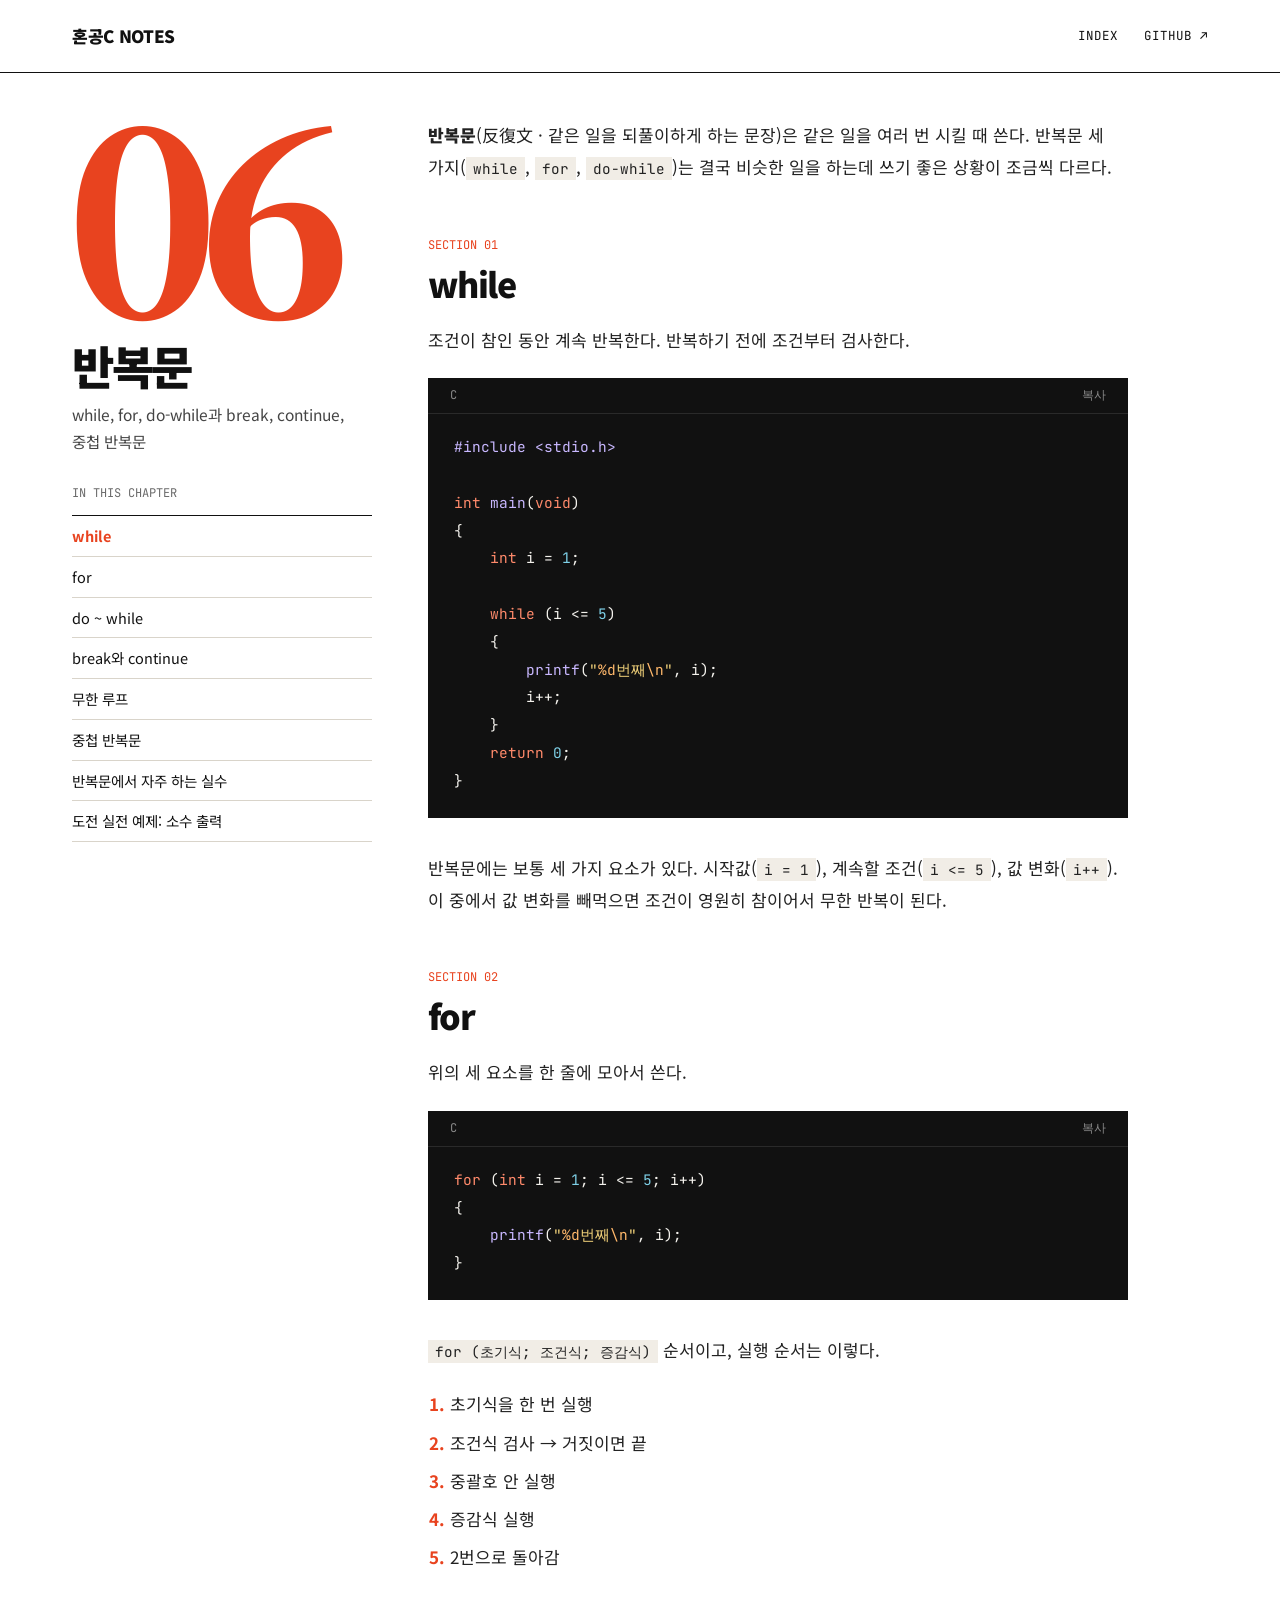
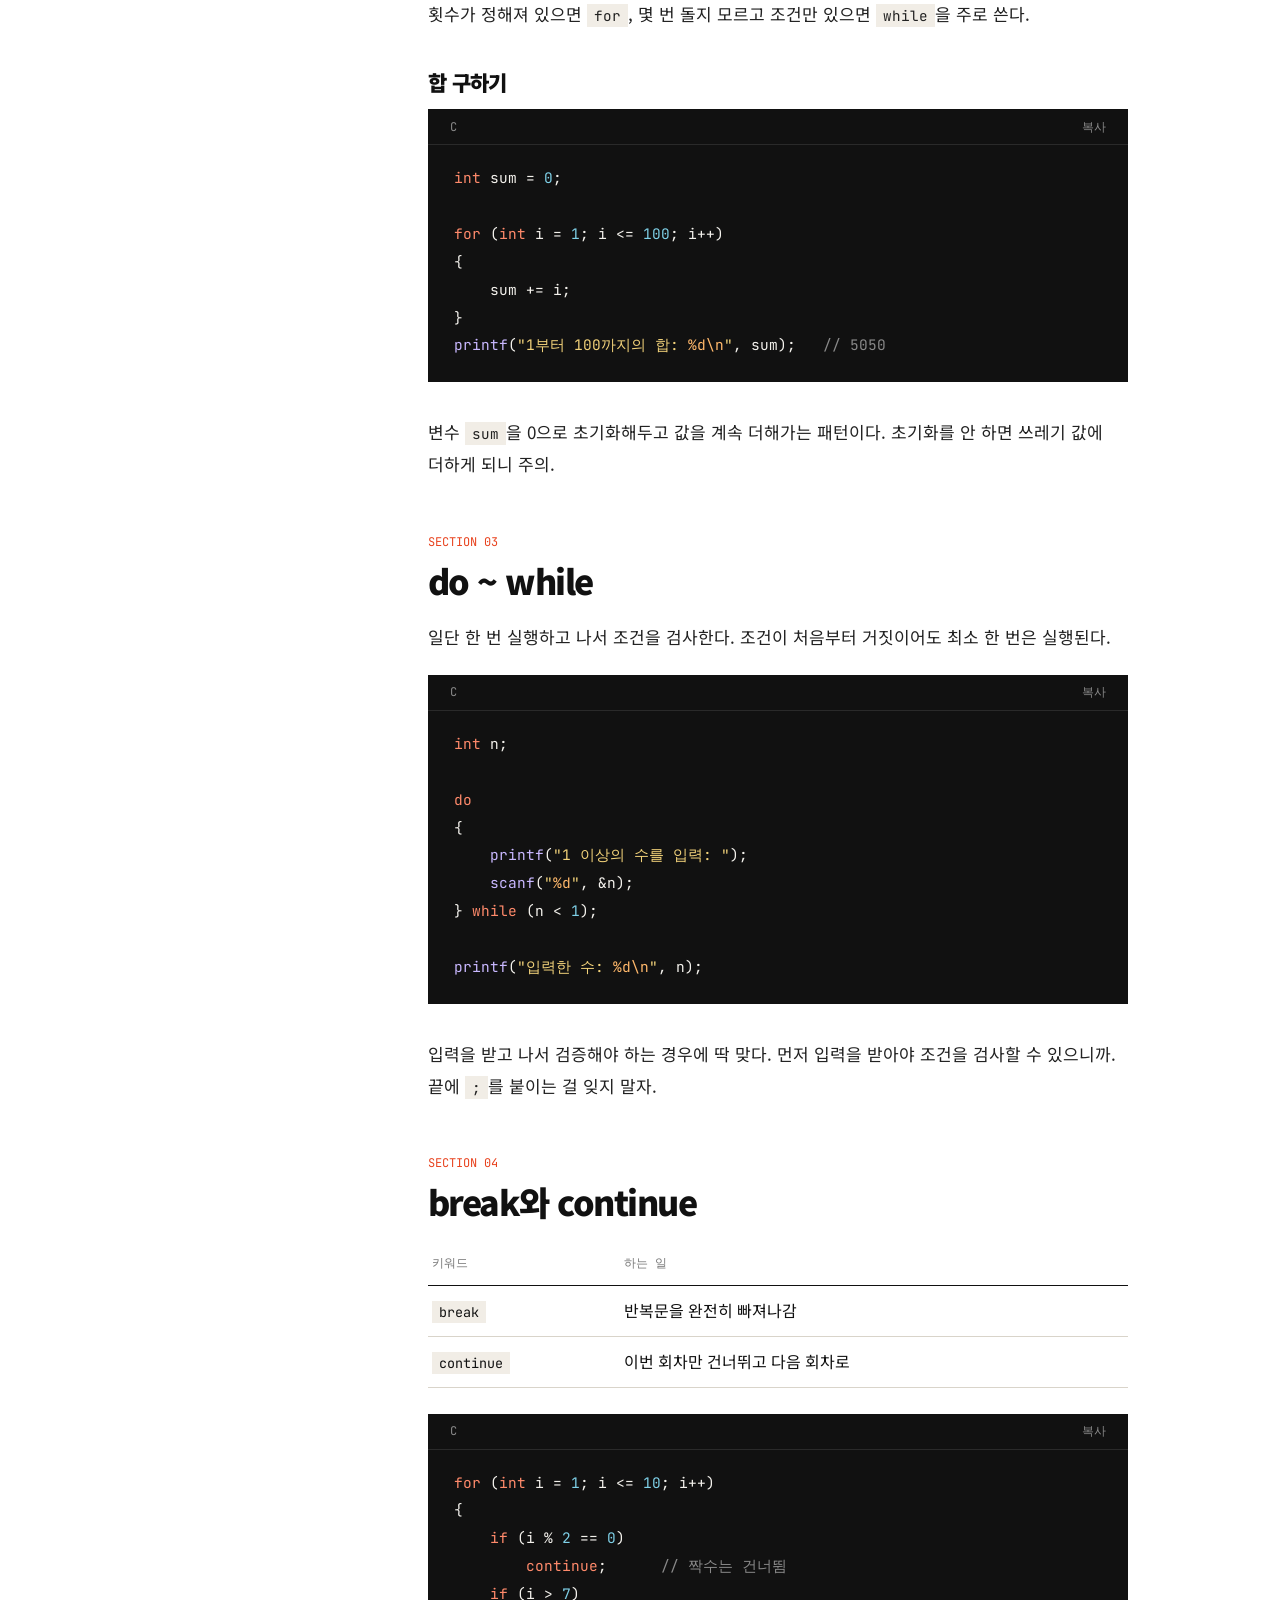
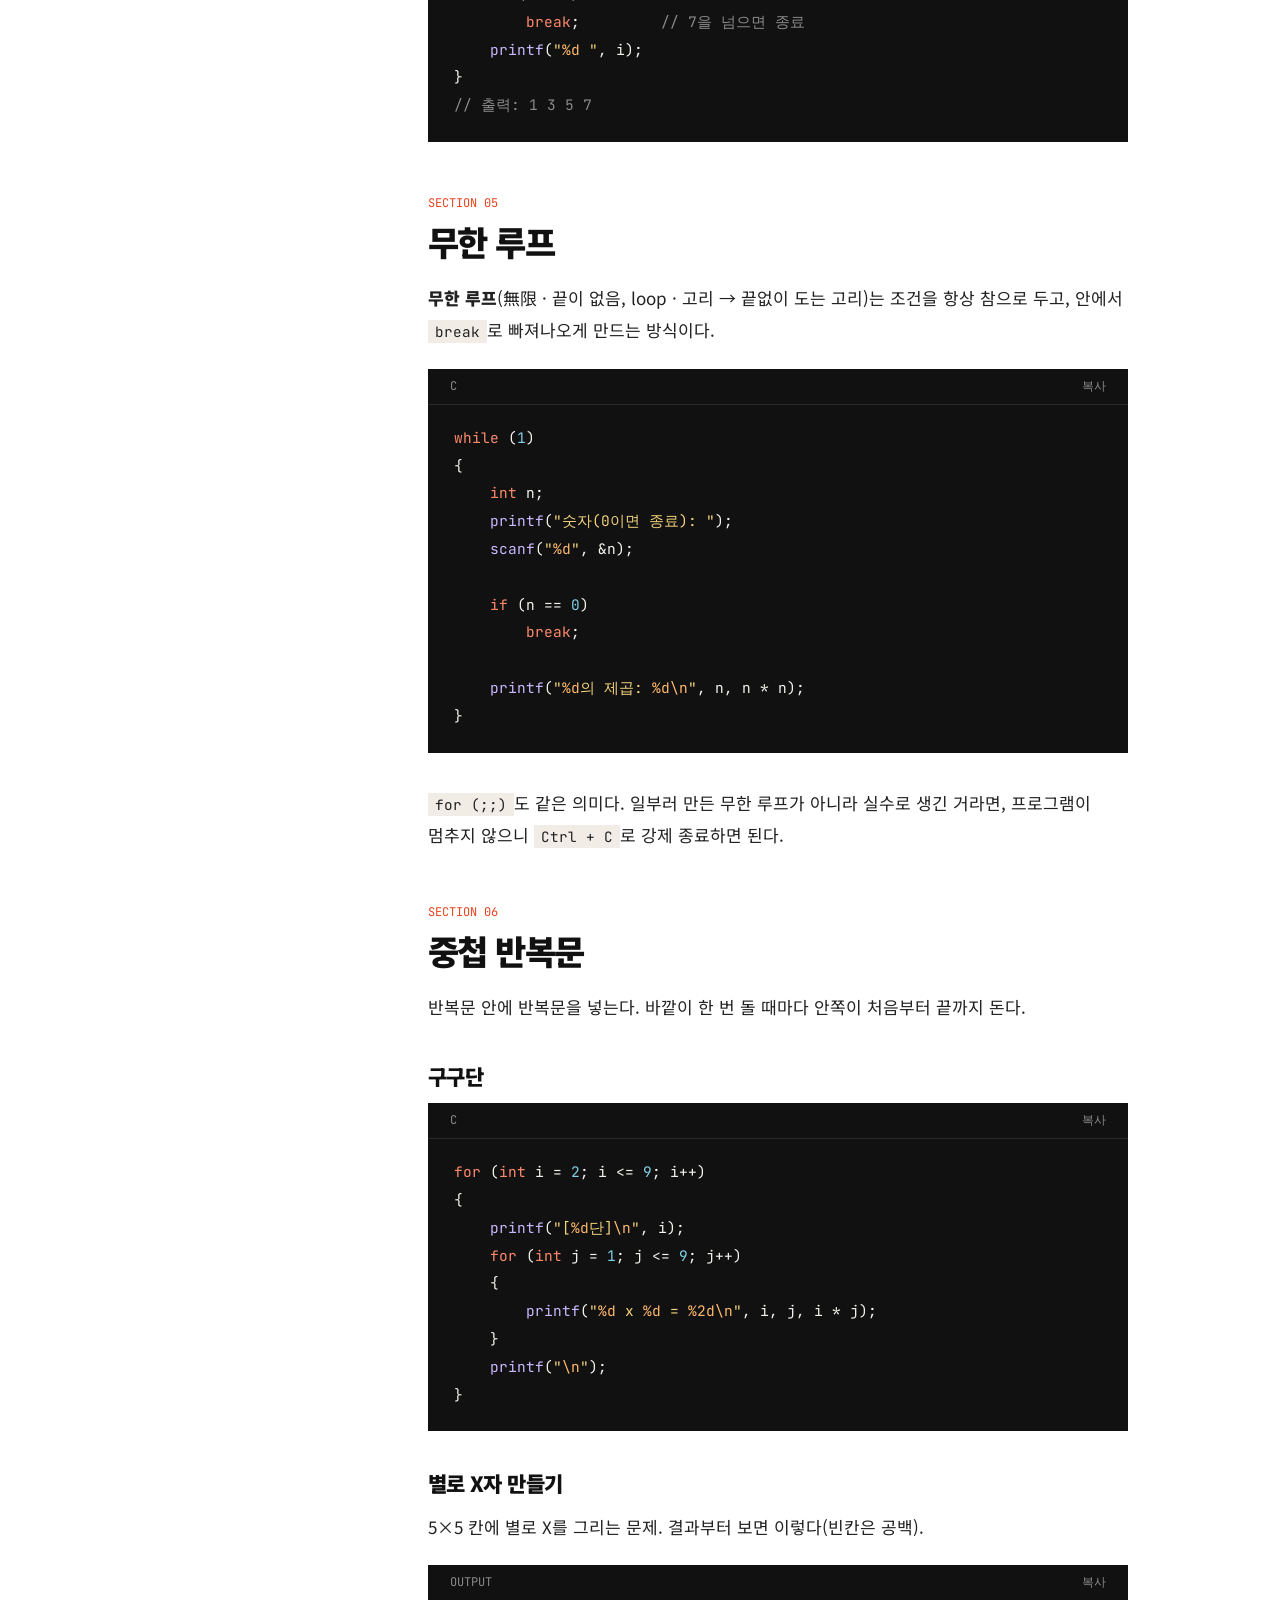
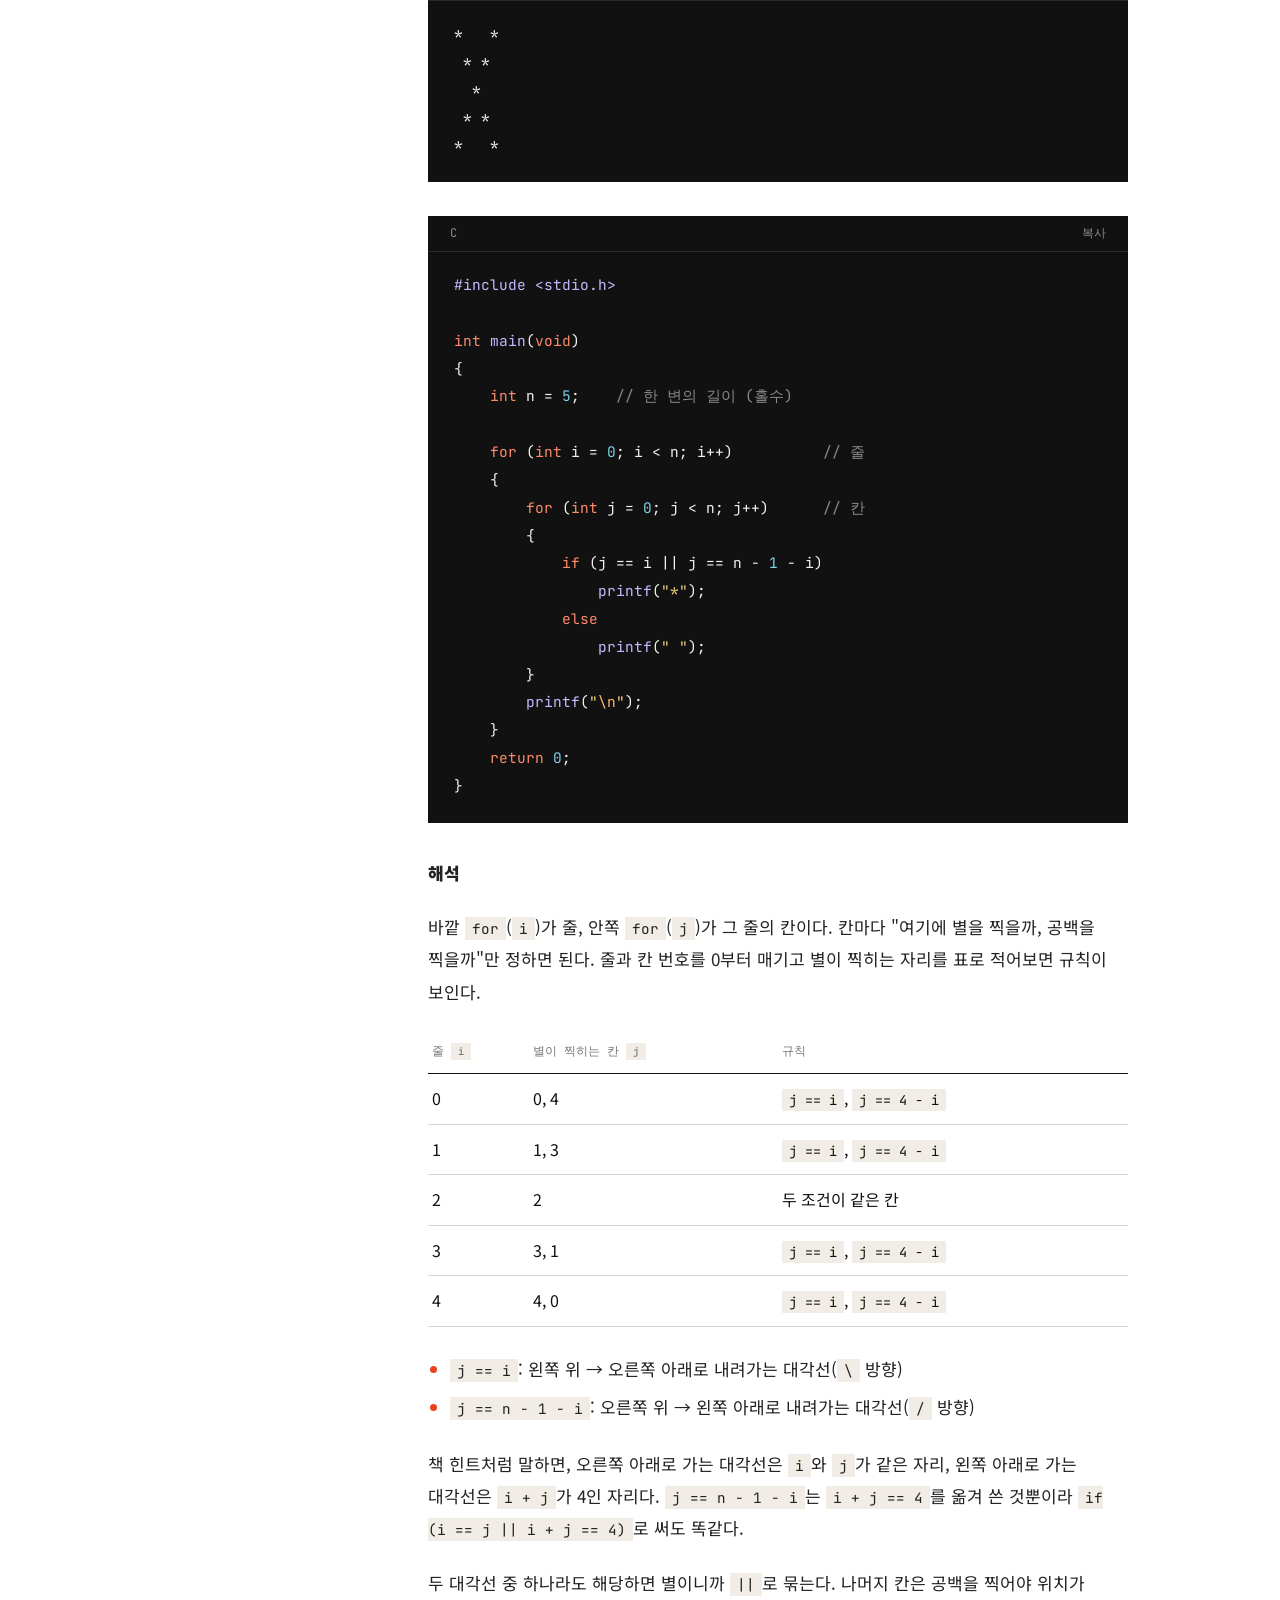
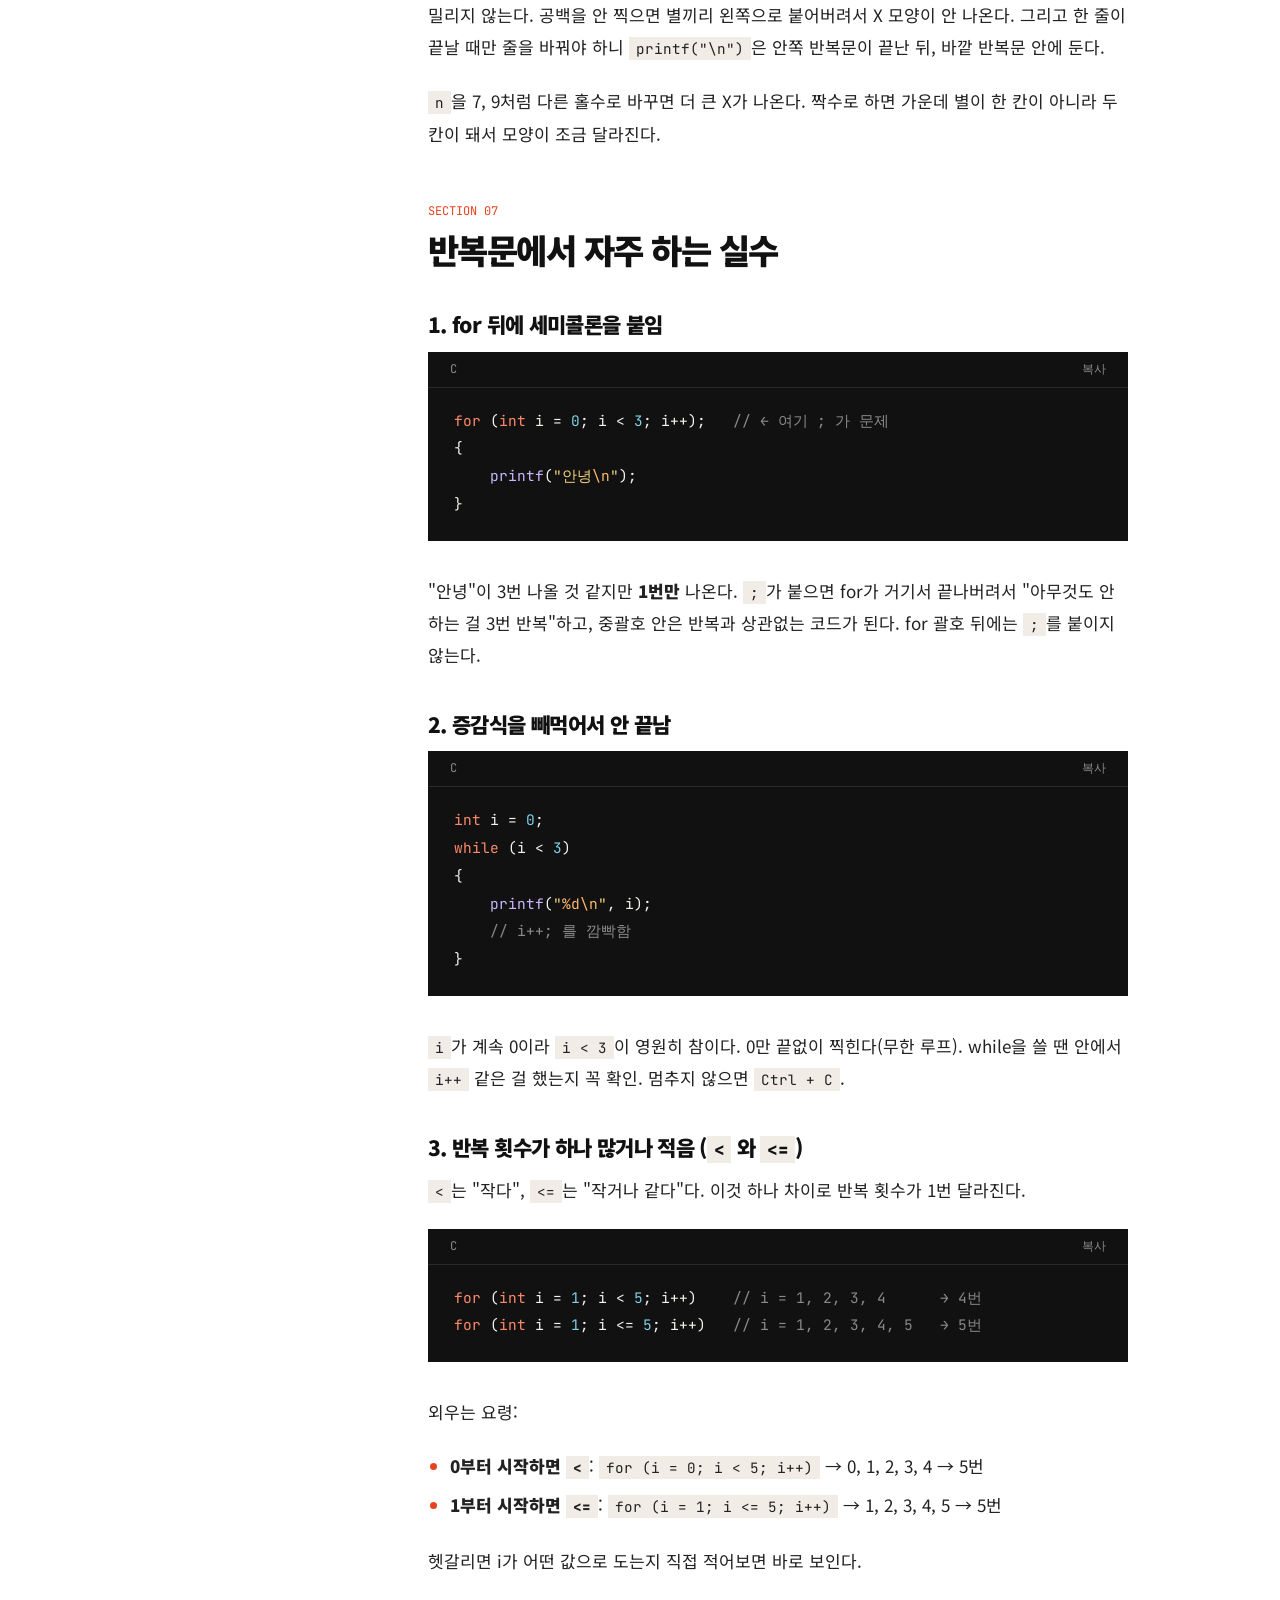
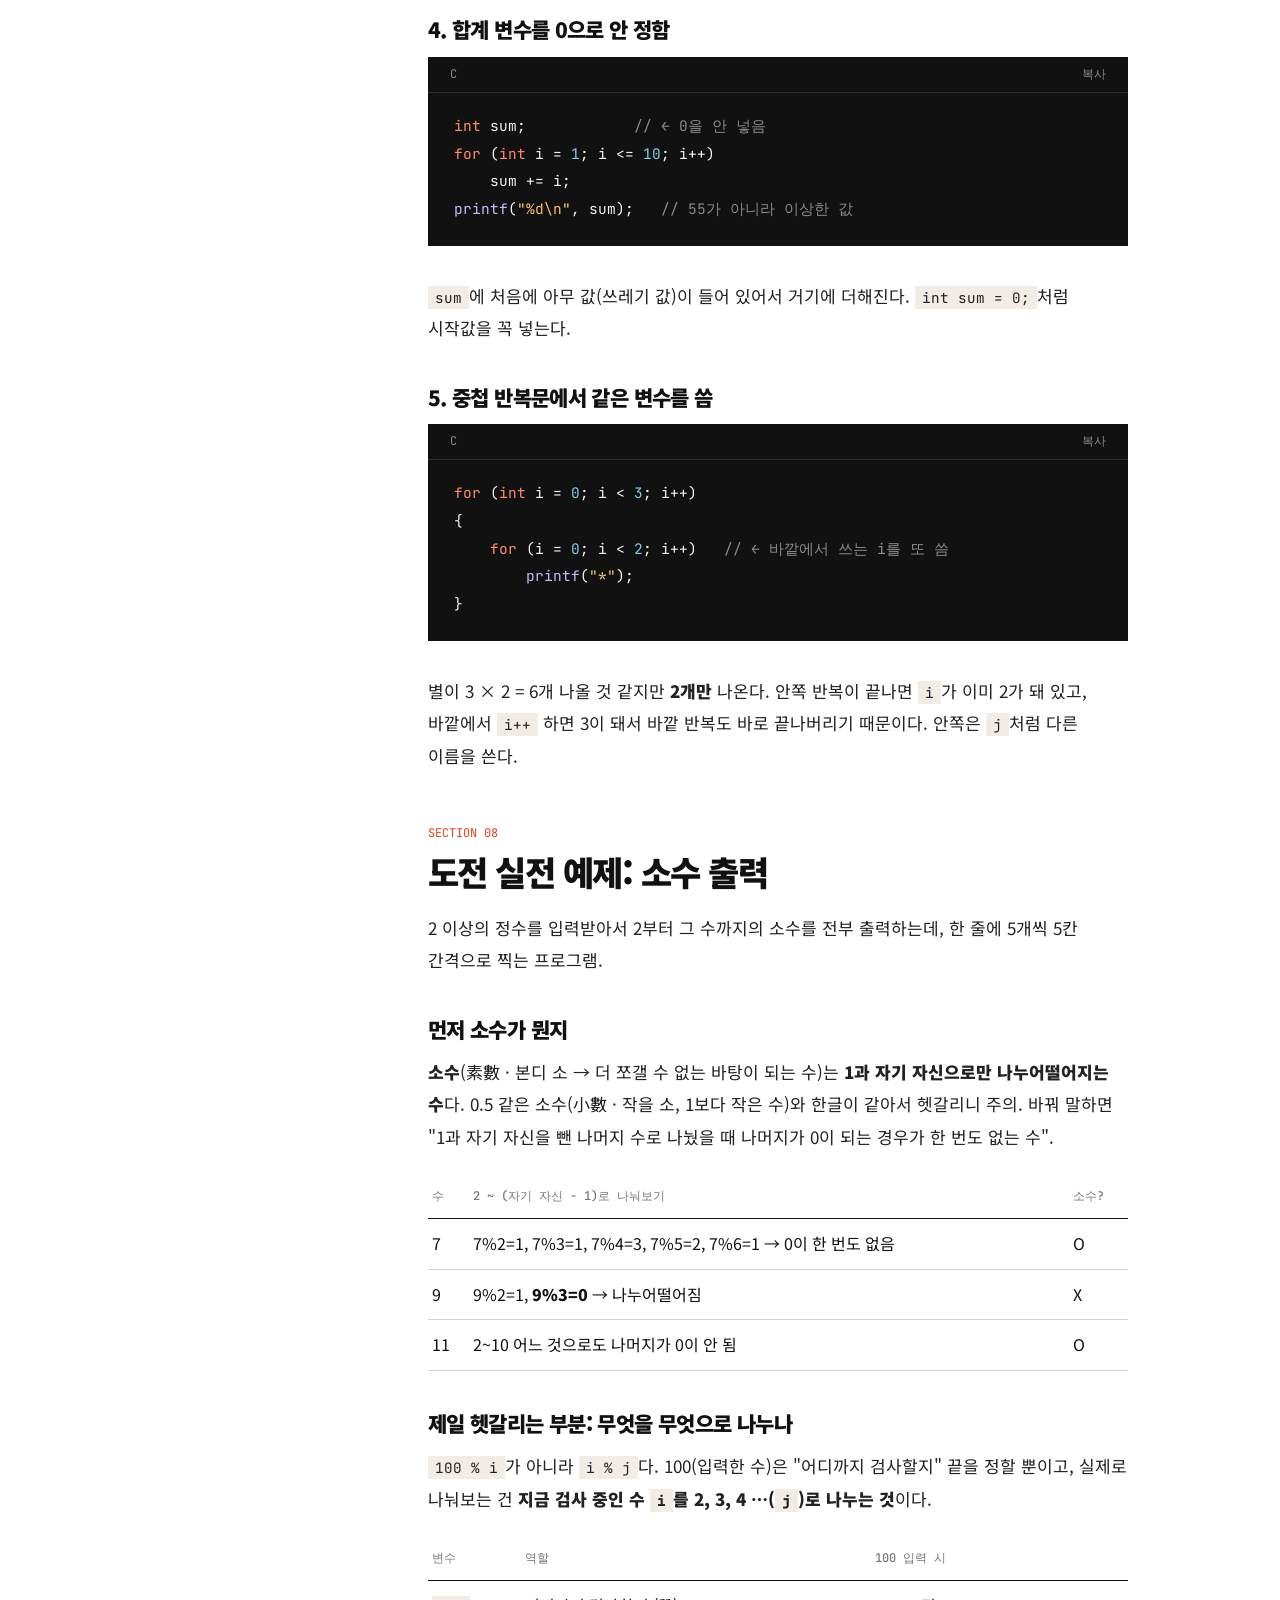
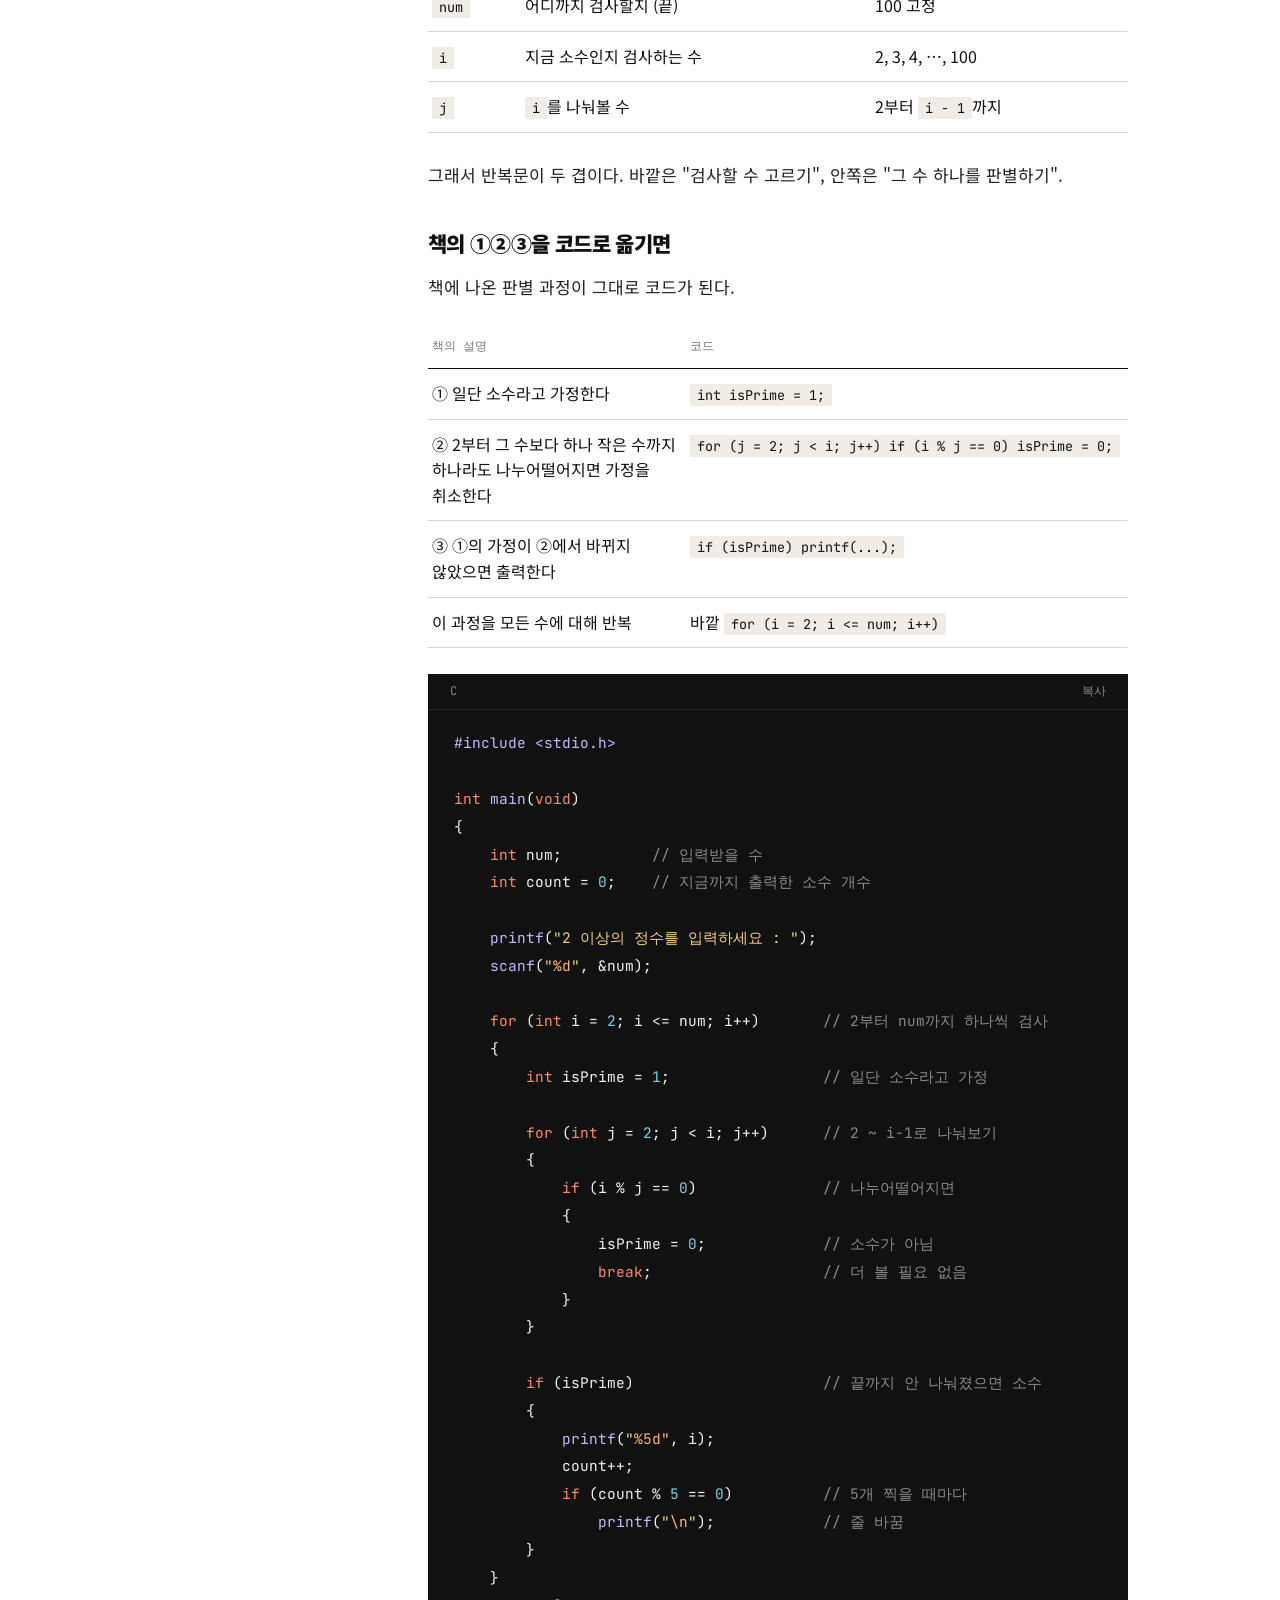
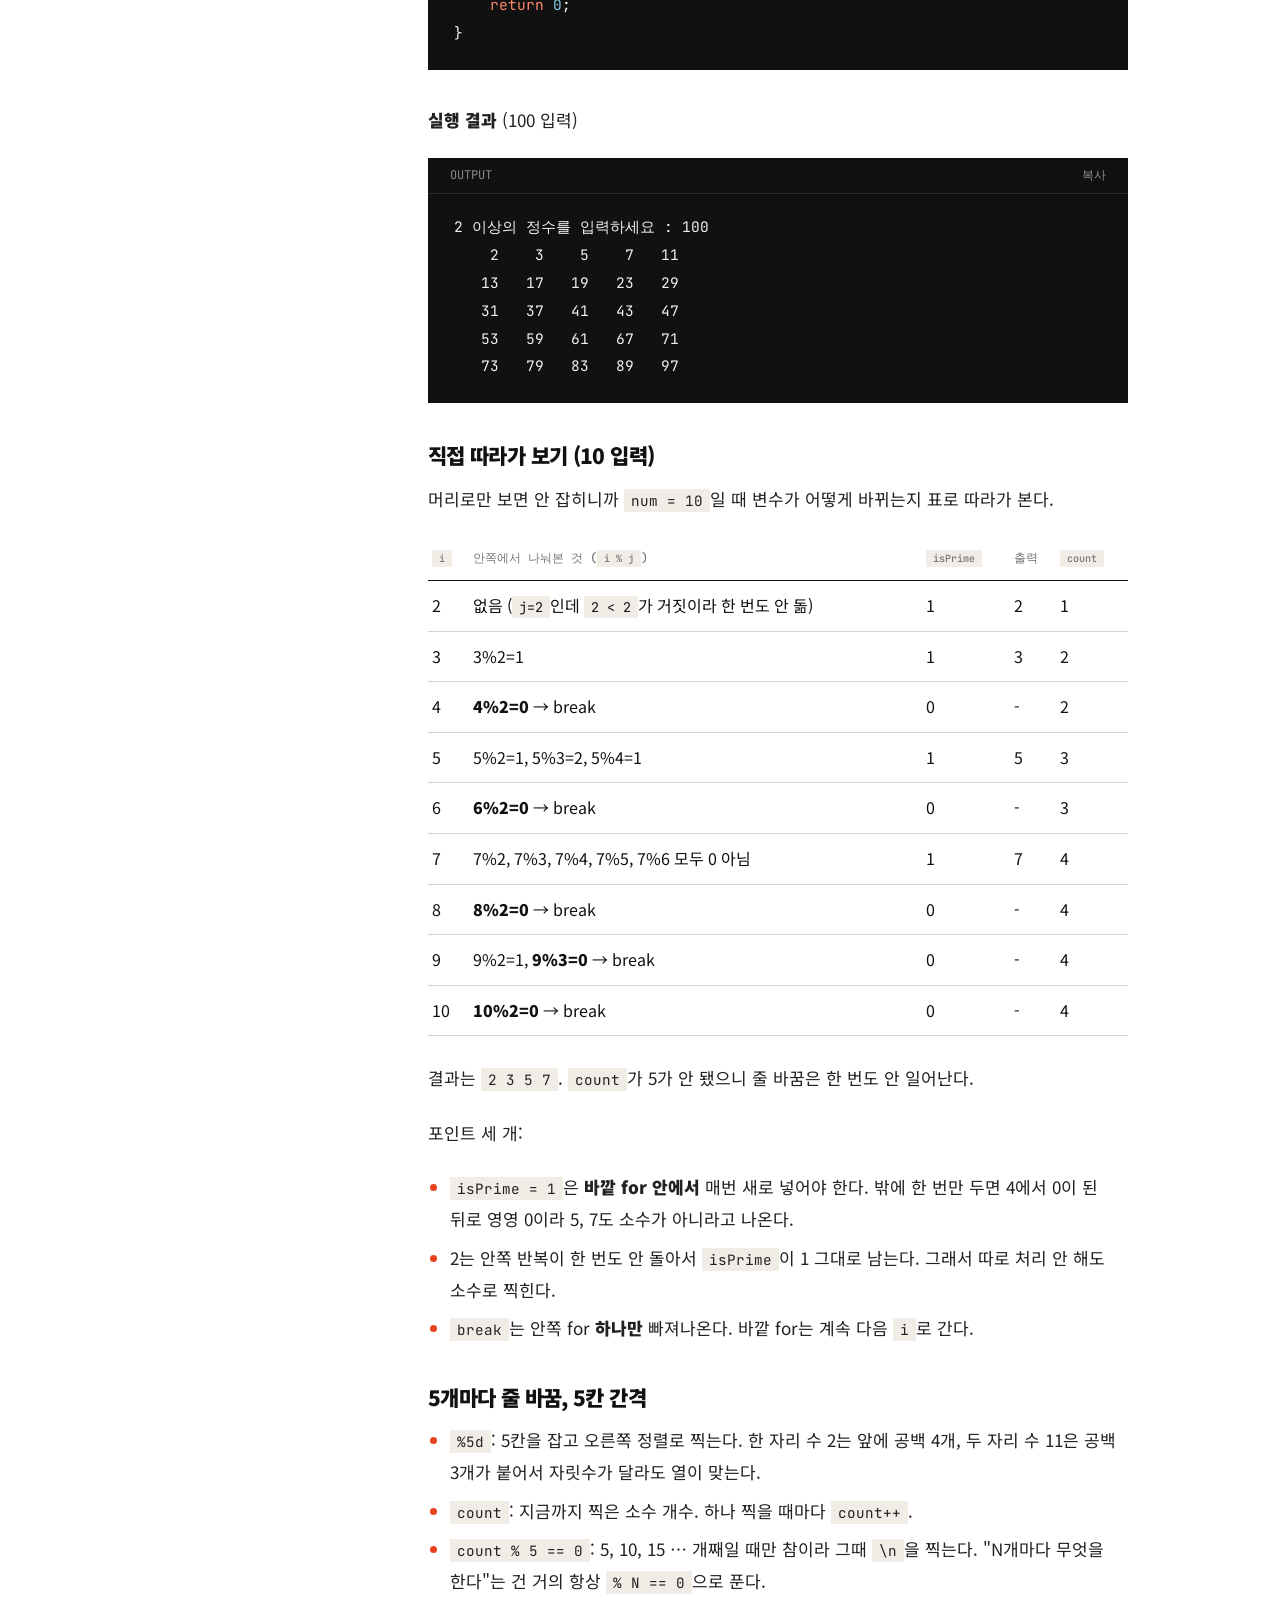
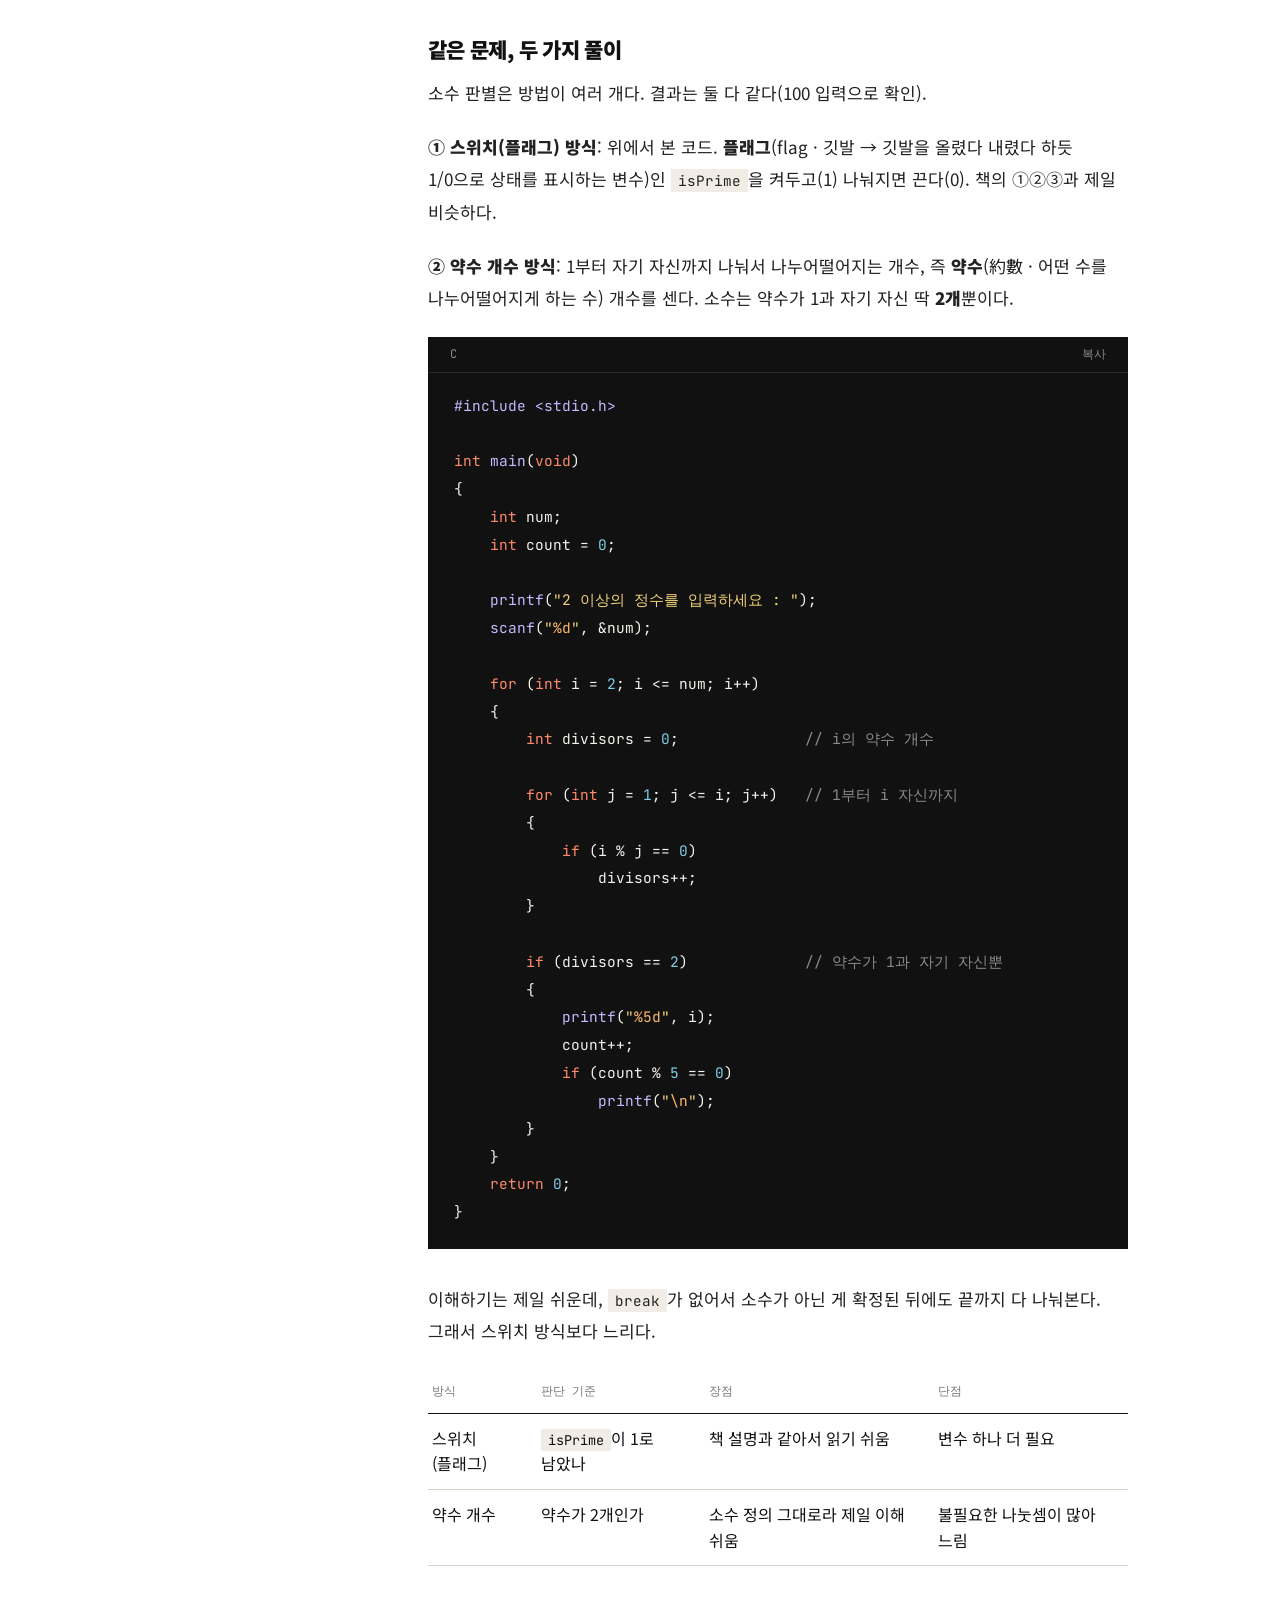
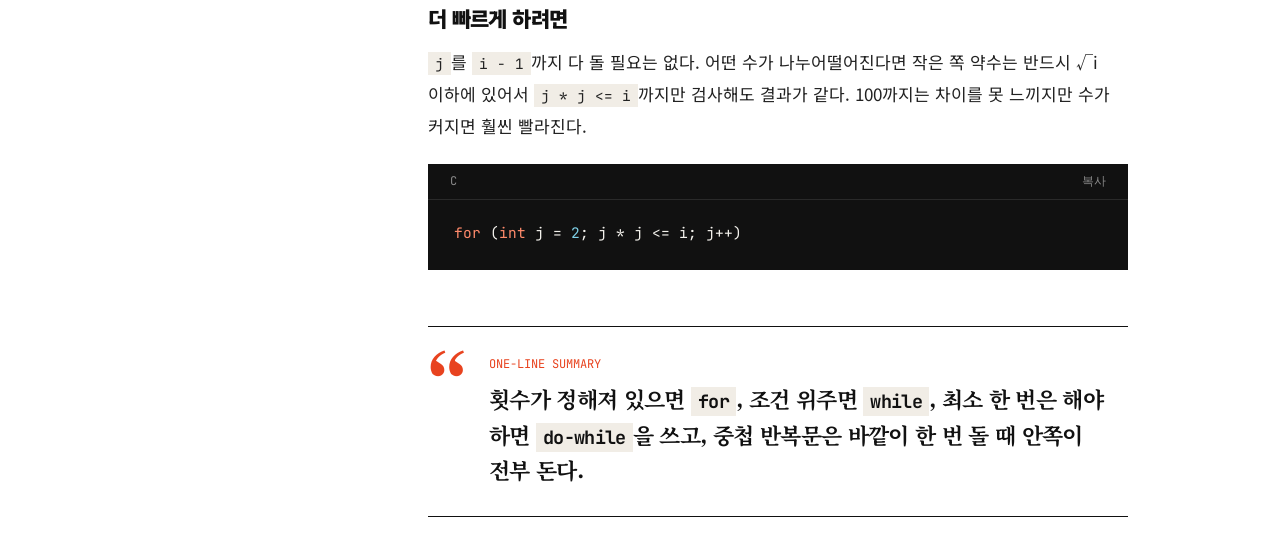
<file: ch06/index.html>
<!DOCTYPE html>
<html lang="ko">
<head>
<meta charset="utf-8">
<meta name="viewport" content="width=device-width, initial-scale=1">
<title>06 반복문 · 혼공C NOTES</title>
<meta name="description" content="혼자 공부하는 C언어를 공부하며 정리한 노트">
<link rel="preconnect" href="https://fonts.googleapis.com">
<link rel="preconnect" href="https://fonts.gstatic.com" crossorigin>
<link rel="stylesheet" href="https://fonts.googleapis.com/css2?family=JetBrains+Mono:wght@400;500&family=Noto+Sans+KR:wght@400;500;700;900&family=Noto+Serif+KR:wght@700;900&display=swap">
<link rel="stylesheet" href="../assets/style.css?v=2">
</head>
<body>
<header class="topbar"><div class="wrap">
  <a class="brand" href="../">혼공C NOTES</a>
  <nav class="topnav"><a href="../">INDEX</a><a href="https://github.com/Leedonggeon123/C_STUDY" target="_blank" rel="noopener">GITHUB ↗</a></nav>
</div></header>
<div class="wrap chapter">
  <aside class="side">
    <div class="bignum">06</div>
    <h1>반복문</h1>
    <p class="desc">while, for, do-while과 break, continue, 중첩 반복문</p>
    <div class="toc-label">IN THIS CHAPTER</div>
    <nav class="toc"><a href="#while">while</a><a href="#for">for</a><a href="#do-while">do ~ while</a><a href="#break-continue">break와 continue</a><a href="#_2">무한 루프</a><a href="#_3">중첩 반복문</a><a href="#_5">반복문에서 자주 하는 실수</a><a href="#_6">도전 실전 예제: 소수 출력</a></nav>
  </aside>
  <main class="content">
    <article class="prose">
<p><strong>반복문</strong>(反復文 · 같은 일을 되풀이하게 하는 문장)은 같은 일을 여러 번 시킬 때 쓴다. 반복문 세 가지(<code>while</code>, <code>for</code>, <code>do-while</code>)는 결국 비슷한 일을 하는데 쓰기 좋은 상황이 조금씩 다르다.</p>
<div class="sec-label">SECTION 01</div><h2 id="while">while</h2>
<p>조건이 참인 동안 계속 반복한다. 반복하기 전에 조건부터 검사한다.</p>
<div class="codewrap"><div class="bar"><span>C</span><button class="copy" type="button">복사</button></div><pre class="hl"><code class="language-c">#include &lt;stdio.h&gt;

int main(void)
{
    int i = 1;

    while (i &lt;= 5)
    {
        printf("%d번째\n", i);
        i++;
    }
    return 0;
}</code></pre></div>
<p>반복문에는 보통 세 가지 요소가 있다. 시작값(<code>i = 1</code>), 계속할 조건(<code>i &lt;= 5</code>), 값 변화(<code>i++</code>). 이 중에서 값 변화를 빼먹으면 조건이 영원히 참이어서 무한 반복이 된다.</p>
<div class="sec-label">SECTION 02</div><h2 id="for">for</h2>
<p>위의 세 요소를 한 줄에 모아서 쓴다.</p>
<div class="codewrap"><div class="bar"><span>C</span><button class="copy" type="button">복사</button></div><pre class="hl"><code class="language-c">for (int i = 1; i &lt;= 5; i++)
{
    printf("%d번째\n", i);
}</code></pre></div>
<p><code>for (초기식; 조건식; 증감식)</code> 순서이고, 실행 순서는 이렇다.</p>
<ol>
<li>초기식을 한 번 실행</li>
<li>조건식 검사 → 거짓이면 끝</li>
<li>중괄호 안 실행</li>
<li>증감식 실행</li>
<li>2번으로 돌아감</li>
</ol>
<p>횟수가 정해져 있으면 <code>for</code>, 몇 번 돌지 모르고 조건만 있으면 <code>while</code>을 주로 쓴다.</p>
<h3 id="_1">합 구하기</h3>
<div class="codewrap"><div class="bar"><span>C</span><button class="copy" type="button">복사</button></div><pre class="hl"><code class="language-c">int sum = 0;

for (int i = 1; i &lt;= 100; i++)
{
    sum += i;
}
printf("1부터 100까지의 합: %d\n", sum);   // 5050</code></pre></div>
<p>변수 <code>sum</code>을 0으로 초기화해두고 값을 계속 더해가는 패턴이다. 초기화를 안 하면 쓰레기 값에 더하게 되니 주의.</p>
<div class="sec-label">SECTION 03</div><h2 id="do-while">do ~ while</h2>
<p>일단 한 번 실행하고 나서 조건을 검사한다. 조건이 처음부터 거짓이어도 최소 한 번은 실행된다.</p>
<div class="codewrap"><div class="bar"><span>C</span><button class="copy" type="button">복사</button></div><pre class="hl"><code class="language-c">int n;

do
{
    printf("1 이상의 수를 입력: ");
    scanf("%d", &amp;n);
} while (n &lt; 1);

printf("입력한 수: %d\n", n);</code></pre></div>
<p>입력을 받고 나서 검증해야 하는 경우에 딱 맞다. 먼저 입력을 받아야 조건을 검사할 수 있으니까. 끝에 <code>;</code>를 붙이는 걸 잊지 말자.</p>
<div class="sec-label">SECTION 04</div><h2 id="break-continue">break와 continue</h2>
<div class="table-wrap"><table>
<thead>
<tr>
<th>키워드</th>
<th>하는 일</th>
</tr>
</thead>
<tbody>
<tr>
<td><code>break</code></td>
<td>반복문을 완전히 빠져나감</td>
</tr>
<tr>
<td><code>continue</code></td>
<td>이번 회차만 건너뛰고 다음 회차로</td>
</tr>
</tbody>
</table></div>
<div class="codewrap"><div class="bar"><span>C</span><button class="copy" type="button">복사</button></div><pre class="hl"><code class="language-c">for (int i = 1; i &lt;= 10; i++)
{
    if (i % 2 == 0)
        continue;      // 짝수는 건너뜀
    if (i &gt; 7)
        break;         // 7을 넘으면 종료
    printf("%d ", i);
}
// 출력: 1 3 5 7</code></pre></div>
<div class="sec-label">SECTION 05</div><h2 id="_2">무한 루프</h2>
<p><strong>무한 루프</strong>(無限 · 끝이 없음, loop · 고리 → 끝없이 도는 고리)는 조건을 항상 참으로 두고, 안에서 <code>break</code>로 빠져나오게 만드는 방식이다.</p>
<div class="codewrap"><div class="bar"><span>C</span><button class="copy" type="button">복사</button></div><pre class="hl"><code class="language-c">while (1)
{
    int n;
    printf("숫자(0이면 종료): ");
    scanf("%d", &amp;n);

    if (n == 0)
        break;

    printf("%d의 제곱: %d\n", n, n * n);
}</code></pre></div>
<p><code>for (;;)</code>도 같은 의미다. 일부러 만든 무한 루프가 아니라 실수로 생긴 거라면, 프로그램이 멈추지 않으니 <code>Ctrl + C</code>로 강제 종료하면 된다.</p>
<div class="sec-label">SECTION 06</div><h2 id="_3">중첩 반복문</h2>
<p>반복문 안에 반복문을 넣는다. 바깥이 한 번 돌 때마다 안쪽이 처음부터 끝까지 돈다.</p>
<h3 id="_4">구구단</h3>
<div class="codewrap"><div class="bar"><span>C</span><button class="copy" type="button">복사</button></div><pre class="hl"><code class="language-c">for (int i = 2; i &lt;= 9; i++)
{
    printf("[%d단]\n", i);
    for (int j = 1; j &lt;= 9; j++)
    {
        printf("%d x %d = %2d\n", i, j, i * j);
    }
    printf("\n");
}</code></pre></div>
<h3 id="x">별로 X자 만들기</h3>
<p>5×5 칸에 별로 X를 그리는 문제. 결과부터 보면 이렇다(빈칸은 공백).</p>
<div class="codewrap"><div class="bar"><span>OUTPUT</span><button class="copy" type="button">복사</button></div><pre class="hl"><code>*   *
 * *
  *
 * *
*   *</code></pre></div>
<div class="codewrap"><div class="bar"><span>C</span><button class="copy" type="button">복사</button></div><pre class="hl"><code class="language-c">#include &lt;stdio.h&gt;

int main(void)
{
    int n = 5;    // 한 변의 길이 (홀수)

    for (int i = 0; i &lt; n; i++)          // 줄
    {
        for (int j = 0; j &lt; n; j++)      // 칸
        {
            if (j == i || j == n - 1 - i)
                printf("*");
            else
                printf(" ");
        }
        printf("\n");
    }
    return 0;
}</code></pre></div>
<p><strong>해석</strong></p>
<p>바깥 <code>for</code>(<code>i</code>)가 줄, 안쪽 <code>for</code>(<code>j</code>)가 그 줄의 칸이다. 칸마다 "여기에 별을 찍을까, 공백을 찍을까"만 정하면 된다. 줄과 칸 번호를 0부터 매기고 별이 찍히는 자리를 표로 적어보면 규칙이 보인다.</p>
<div class="table-wrap"><table>
<thead>
<tr>
<th>줄 <code>i</code></th>
<th>별이 찍히는 칸 <code>j</code></th>
<th>규칙</th>
</tr>
</thead>
<tbody>
<tr>
<td>0</td>
<td>0, 4</td>
<td><code>j == i</code>, <code>j == 4 - i</code></td>
</tr>
<tr>
<td>1</td>
<td>1, 3</td>
<td><code>j == i</code>, <code>j == 4 - i</code></td>
</tr>
<tr>
<td>2</td>
<td>2</td>
<td>두 조건이 같은 칸</td>
</tr>
<tr>
<td>3</td>
<td>3, 1</td>
<td><code>j == i</code>, <code>j == 4 - i</code></td>
</tr>
<tr>
<td>4</td>
<td>4, 0</td>
<td><code>j == i</code>, <code>j == 4 - i</code></td>
</tr>
</tbody>
</table></div>
<ul>
<li><code>j == i</code>: 왼쪽 위 → 오른쪽 아래로 내려가는 대각선(<code>\</code> 방향)</li>
<li><code>j == n - 1 - i</code>: 오른쪽 위 → 왼쪽 아래로 내려가는 대각선(<code>/</code> 방향)</li>
</ul>
<p>책 힌트처럼 말하면, 오른쪽 아래로 가는 대각선은 <code>i</code>와 <code>j</code>가 같은 자리, 왼쪽 아래로 가는 대각선은 <code>i + j</code>가 4인 자리다. <code>j == n - 1 - i</code>는 <code>i + j == 4</code>를 옮겨 쓴 것뿐이라 <code>if (i == j || i + j == 4)</code>로 써도 똑같다.</p>
<p>두 대각선 중 하나라도 해당하면 별이니까 <code>||</code>로 묶는다. 나머지 칸은 공백을 찍어야 위치가 밀리지 않는다. 공백을 안 찍으면 별끼리 왼쪽으로 붙어버려서 X 모양이 안 나온다. 그리고 한 줄이 끝날 때만 줄을 바꿔야 하니 <code>printf("\n")</code>은 안쪽 반복문이 끝난 뒤, 바깥 반복문 안에 둔다.</p>
<p><code>n</code>을 7, 9처럼 다른 홀수로 바꾸면 더 큰 X가 나온다. 짝수로 하면 가운데 별이 한 칸이 아니라 두 칸이 돼서 모양이 조금 달라진다.</p>
<div class="sec-label">SECTION 07</div><h2 id="_5">반복문에서 자주 하는 실수</h2>
<h3 id="1-for">1. for 뒤에 세미콜론을 붙임</h3>
<div class="codewrap"><div class="bar"><span>C</span><button class="copy" type="button">복사</button></div><pre class="hl"><code class="language-c">for (int i = 0; i &lt; 3; i++);   // ← 여기 ; 가 문제
{
    printf("안녕\n");
}</code></pre></div>
<p>"안녕"이 3번 나올 것 같지만 <strong>1번만</strong> 나온다. <code>;</code>가 붙으면 for가 거기서 끝나버려서 "아무것도 안 하는 걸 3번 반복"하고, 중괄호 안은 반복과 상관없는 코드가 된다. for 괄호 뒤에는 <code>;</code>를 붙이지 않는다.</p>
<h3 id="2">2. 증감식을 빼먹어서 안 끝남</h3>
<div class="codewrap"><div class="bar"><span>C</span><button class="copy" type="button">복사</button></div><pre class="hl"><code class="language-c">int i = 0;
while (i &lt; 3)
{
    printf("%d\n", i);
    // i++; 를 깜빡함
}</code></pre></div>
<p><code>i</code>가 계속 0이라 <code>i &lt; 3</code>이 영원히 참이다. 0만 끝없이 찍힌다(무한 루프). while을 쓸 땐 안에서 <code>i++</code> 같은 걸 했는지 꼭 확인. 멈추지 않으면 <code>Ctrl + C</code>.</p>
<h3 id="3">3. 반복 횟수가 하나 많거나 적음 (<code>&lt;</code> 와 <code>&lt;=</code>)</h3>
<p><code>&lt;</code>는 "작다", <code>&lt;=</code>는 "작거나 같다"다. 이것 하나 차이로 반복 횟수가 1번 달라진다.</p>
<div class="codewrap"><div class="bar"><span>C</span><button class="copy" type="button">복사</button></div><pre class="hl"><code class="language-c">for (int i = 1; i &lt; 5; i++)    // i = 1, 2, 3, 4      → 4번
for (int i = 1; i &lt;= 5; i++)   // i = 1, 2, 3, 4, 5   → 5번</code></pre></div>
<p>외우는 요령:</p>
<ul>
<li><strong>0부터 시작하면 <code>&lt;</code></strong>: <code>for (i = 0; i &lt; 5; i++)</code> → 0, 1, 2, 3, 4 → 5번</li>
<li><strong>1부터 시작하면 <code>&lt;=</code></strong>: <code>for (i = 1; i &lt;= 5; i++)</code> → 1, 2, 3, 4, 5 → 5번</li>
</ul>
<p>헷갈리면 i가 어떤 값으로 도는지 직접 적어보면 바로 보인다.</p>
<h3 id="4-0">4. 합계 변수를 0으로 안 정함</h3>
<div class="codewrap"><div class="bar"><span>C</span><button class="copy" type="button">복사</button></div><pre class="hl"><code class="language-c">int sum;            // ← 0을 안 넣음
for (int i = 1; i &lt;= 10; i++)
    sum += i;
printf("%d\n", sum);   // 55가 아니라 이상한 값</code></pre></div>
<p><code>sum</code>에 처음에 아무 값(쓰레기 값)이 들어 있어서 거기에 더해진다. <code>int sum = 0;</code>처럼 시작값을 꼭 넣는다.</p>
<h3 id="5">5. 중첩 반복문에서 같은 변수를 씀</h3>
<div class="codewrap"><div class="bar"><span>C</span><button class="copy" type="button">복사</button></div><pre class="hl"><code class="language-c">for (int i = 0; i &lt; 3; i++)
{
    for (i = 0; i &lt; 2; i++)   // ← 바깥에서 쓰는 i를 또 씀
        printf("*");
}</code></pre></div>
<p>별이 3 × 2 = 6개 나올 것 같지만 <strong>2개만</strong> 나온다. 안쪽 반복이 끝나면 <code>i</code>가 이미 2가 돼 있고, 바깥에서 <code>i++</code> 하면 3이 돼서 바깥 반복도 바로 끝나버리기 때문이다. 안쪽은 <code>j</code>처럼 다른 이름을 쓴다.</p>
<div class="sec-label">SECTION 08</div><h2 id="_6">도전 실전 예제: 소수 출력</h2>
<p>2 이상의 정수를 입력받아서 2부터 그 수까지의 소수를 전부 출력하는데, 한 줄에 5개씩 5칸 간격으로 찍는 프로그램.</p>
<h3 id="_7">먼저 소수가 뭔지</h3>
<p><strong>소수</strong>(素數 · 본디 소 → 더 쪼갤 수 없는 바탕이 되는 수)는 <strong>1과 자기 자신으로만 나누어떨어지는 수</strong>다. 0.5 같은 소수(小數 · 작을 소, 1보다 작은 수)와 한글이 같아서 헷갈리니 주의. 바꿔 말하면 "1과 자기 자신을 뺀 나머지 수로 나눴을 때 나머지가 0이 되는 경우가 한 번도 없는 수".</p>
<div class="table-wrap"><table>
<thead>
<tr>
<th>수</th>
<th>2 ~ (자기 자신 − 1)로 나눠보기</th>
<th>소수?</th>
</tr>
</thead>
<tbody>
<tr>
<td>7</td>
<td>7%2=1, 7%3=1, 7%4=3, 7%5=2, 7%6=1 → 0이 한 번도 없음</td>
<td>O</td>
</tr>
<tr>
<td>9</td>
<td>9%2=1, <strong>9%3=0</strong> → 나누어떨어짐</td>
<td>X</td>
</tr>
<tr>
<td>11</td>
<td>2~10 어느 것으로도 나머지가 0이 안 됨</td>
<td>O</td>
</tr>
</tbody>
</table></div>
<h3 id="_8">제일 헷갈리는 부분: 무엇을 무엇으로 나누나</h3>
<p><code>100 % i</code>가 아니라 <code>i % j</code>다. 100(입력한 수)은 "어디까지 검사할지" 끝을 정할 뿐이고, 실제로 나눠보는 건 <strong>지금 검사 중인 수 <code>i</code>를 2, 3, 4 …(<code>j</code>)로 나누는 것</strong>이다.</p>
<div class="table-wrap"><table>
<thead>
<tr>
<th>변수</th>
<th>역할</th>
<th>100 입력 시</th>
</tr>
</thead>
<tbody>
<tr>
<td><code>num</code></td>
<td>어디까지 검사할지 (끝)</td>
<td>100 고정</td>
</tr>
<tr>
<td><code>i</code></td>
<td>지금 소수인지 검사하는 수</td>
<td>2, 3, 4, …, 100</td>
</tr>
<tr>
<td><code>j</code></td>
<td><code>i</code>를 나눠볼 수</td>
<td>2부터 <code>i - 1</code>까지</td>
</tr>
</tbody>
</table></div>
<p>그래서 반복문이 두 겹이다. 바깥은 "검사할 수 고르기", 안쪽은 "그 수 하나를 판별하기".</p>
<h3 id="123">책의 ①②③을 코드로 옮기면</h3>
<p>책에 나온 판별 과정이 그대로 코드가 된다.</p>
<div class="table-wrap"><table>
<thead>
<tr>
<th>책의 설명</th>
<th>코드</th>
</tr>
</thead>
<tbody>
<tr>
<td>① 일단 소수라고 가정한다</td>
<td><code>int isPrime = 1;</code></td>
</tr>
<tr>
<td>② 2부터 그 수보다 하나 작은 수까지 하나라도 나누어떨어지면 가정을 취소한다</td>
<td><code>for (j = 2; j &lt; i; j++) if (i % j == 0) isPrime = 0;</code></td>
</tr>
<tr>
<td>③ ①의 가정이 ②에서 바뀌지 않았으면 출력한다</td>
<td><code>if (isPrime) printf(...);</code></td>
</tr>
<tr>
<td>이 과정을 모든 수에 대해 반복</td>
<td>바깥 <code>for (i = 2; i &lt;= num; i++)</code></td>
</tr>
</tbody>
</table></div>
<div class="codewrap"><div class="bar"><span>C</span><button class="copy" type="button">복사</button></div><pre class="hl"><code class="language-c">#include &lt;stdio.h&gt;

int main(void)
{
    int num;          // 입력받을 수
    int count = 0;    // 지금까지 출력한 소수 개수

    printf("2 이상의 정수를 입력하세요 : ");
    scanf("%d", &amp;num);

    for (int i = 2; i &lt;= num; i++)       // 2부터 num까지 하나씩 검사
    {
        int isPrime = 1;                 // 일단 소수라고 가정

        for (int j = 2; j &lt; i; j++)      // 2 ~ i-1로 나눠보기
        {
            if (i % j == 0)              // 나누어떨어지면
            {
                isPrime = 0;             // 소수가 아님
                break;                   // 더 볼 필요 없음
            }
        }

        if (isPrime)                     // 끝까지 안 나눠졌으면 소수
        {
            printf("%5d", i);
            count++;
            if (count % 5 == 0)          // 5개 찍을 때마다
                printf("\n");            // 줄 바꿈
        }
    }
    return 0;
}</code></pre></div>
<p><strong>실행 결과</strong> (100 입력)</p>
<div class="codewrap"><div class="bar"><span>OUTPUT</span><button class="copy" type="button">복사</button></div><pre class="hl"><code>2 이상의 정수를 입력하세요 : 100
    2    3    5    7   11
   13   17   19   23   29
   31   37   41   43   47
   53   59   61   67   71
   73   79   83   89   97</code></pre></div>
<h3 id="10">직접 따라가 보기 (10 입력)</h3>
<p>머리로만 보면 안 잡히니까 <code>num = 10</code>일 때 변수가 어떻게 바뀌는지 표로 따라가 본다.</p>
<div class="table-wrap"><table>
<thead>
<tr>
<th><code>i</code></th>
<th>안쪽에서 나눠본 것 (<code>i % j</code>)</th>
<th><code>isPrime</code></th>
<th>출력</th>
<th><code>count</code></th>
</tr>
</thead>
<tbody>
<tr>
<td>2</td>
<td>없음 (<code>j=2</code>인데 <code>2 &lt; 2</code>가 거짓이라 한 번도 안 돎)</td>
<td>1</td>
<td>2</td>
<td>1</td>
</tr>
<tr>
<td>3</td>
<td>3%2=1</td>
<td>1</td>
<td>3</td>
<td>2</td>
</tr>
<tr>
<td>4</td>
<td><strong>4%2=0</strong> → break</td>
<td>0</td>
<td>-</td>
<td>2</td>
</tr>
<tr>
<td>5</td>
<td>5%2=1, 5%3=2, 5%4=1</td>
<td>1</td>
<td>5</td>
<td>3</td>
</tr>
<tr>
<td>6</td>
<td><strong>6%2=0</strong> → break</td>
<td>0</td>
<td>-</td>
<td>3</td>
</tr>
<tr>
<td>7</td>
<td>7%2, 7%3, 7%4, 7%5, 7%6 모두 0 아님</td>
<td>1</td>
<td>7</td>
<td>4</td>
</tr>
<tr>
<td>8</td>
<td><strong>8%2=0</strong> → break</td>
<td>0</td>
<td>-</td>
<td>4</td>
</tr>
<tr>
<td>9</td>
<td>9%2=1, <strong>9%3=0</strong> → break</td>
<td>0</td>
<td>-</td>
<td>4</td>
</tr>
<tr>
<td>10</td>
<td><strong>10%2=0</strong> → break</td>
<td>0</td>
<td>-</td>
<td>4</td>
</tr>
</tbody>
</table></div>
<p>결과는 <code>2 3 5 7</code>. <code>count</code>가 5가 안 됐으니 줄 바꿈은 한 번도 안 일어난다.</p>
<p>포인트 세 개:</p>
<ul>
<li><code>isPrime = 1</code>은 <strong>바깥 for 안에서</strong> 매번 새로 넣어야 한다. 밖에 한 번만 두면 4에서 0이 된 뒤로 영영 0이라 5, 7도 소수가 아니라고 나온다.</li>
<li>2는 안쪽 반복이 한 번도 안 돌아서 <code>isPrime</code>이 1 그대로 남는다. 그래서 따로 처리 안 해도 소수로 찍힌다.</li>
<li><code>break</code>는 안쪽 for <strong>하나만</strong> 빠져나온다. 바깥 for는 계속 다음 <code>i</code>로 간다.</li>
</ul>
<h3 id="5-5">5개마다 줄 바꿈, 5칸 간격</h3>
<ul>
<li><code>%5d</code>: 5칸을 잡고 오른쪽 정렬로 찍는다. 한 자리 수 2는 앞에 공백 4개, 두 자리 수 11은 공백 3개가 붙어서 자릿수가 달라도 열이 맞는다.</li>
<li><code>count</code>: 지금까지 찍은 소수 개수. 하나 찍을 때마다 <code>count++</code>.</li>
<li><code>count % 5 == 0</code>: 5, 10, 15 … 개째일 때만 참이라 그때 <code>\n</code>을 찍는다. "N개마다 무엇을 한다"는 건 거의 항상 <code>% N == 0</code>으로 푼다.</li>
</ul>
<h3 id="_9">같은 문제, 두 가지 풀이</h3>
<p>소수 판별은 방법이 여러 개다. 결과는 둘 다 같다(100 입력으로 확인).</p>
<p><strong>① 스위치(플래그) 방식</strong>: 위에서 본 코드. <strong>플래그</strong>(flag · 깃발 → 깃발을 올렸다 내렸다 하듯 1/0으로 상태를 표시하는 변수)인 <code>isPrime</code>을 켜두고(1) 나눠지면 끈다(0). 책의 ①②③과 제일 비슷하다.</p>
<p><strong>② 약수 개수 방식</strong>: 1부터 자기 자신까지 나눠서 나누어떨어지는 개수, 즉 <strong>약수</strong>(約數 · 어떤 수를 나누어떨어지게 하는 수) 개수를 센다. 소수는 약수가 1과 자기 자신 딱 <strong>2개</strong>뿐이다.</p>
<div class="codewrap"><div class="bar"><span>C</span><button class="copy" type="button">복사</button></div><pre class="hl"><code class="language-c">#include &lt;stdio.h&gt;

int main(void)
{
    int num;
    int count = 0;

    printf("2 이상의 정수를 입력하세요 : ");
    scanf("%d", &amp;num);

    for (int i = 2; i &lt;= num; i++)
    {
        int divisors = 0;              // i의 약수 개수

        for (int j = 1; j &lt;= i; j++)   // 1부터 i 자신까지
        {
            if (i % j == 0)
                divisors++;
        }

        if (divisors == 2)             // 약수가 1과 자기 자신뿐
        {
            printf("%5d", i);
            count++;
            if (count % 5 == 0)
                printf("\n");
        }
    }
    return 0;
}</code></pre></div>
<p>이해하기는 제일 쉬운데, <code>break</code>가 없어서 소수가 아닌 게 확정된 뒤에도 끝까지 다 나눠본다. 그래서 스위치 방식보다 느리다.</p>
<div class="table-wrap"><table>
<thead>
<tr>
<th>방식</th>
<th>판단 기준</th>
<th>장점</th>
<th>단점</th>
</tr>
</thead>
<tbody>
<tr>
<td>스위치(플래그)</td>
<td><code>isPrime</code>이 1로 남았나</td>
<td>책 설명과 같아서 읽기 쉬움</td>
<td>변수 하나 더 필요</td>
</tr>
<tr>
<td>약수 개수</td>
<td>약수가 2개인가</td>
<td>소수 정의 그대로라 제일 이해 쉬움</td>
<td>불필요한 나눗셈이 많아 느림</td>
</tr>
</tbody>
</table></div>
<h3 id="_10">더 빠르게 하려면</h3>
<p><code>j</code>를 <code>i - 1</code>까지 다 돌 필요는 없다. 어떤 수가 나누어떨어진다면 작은 쪽 약수는 반드시 √i 이하에 있어서 <code>j * j &lt;= i</code>까지만 검사해도 결과가 같다. 100까지는 차이를 못 느끼지만 수가 커지면 훨씬 빨라진다.</p>
<div class="codewrap"><div class="bar"><span>C</span><button class="copy" type="button">복사</button></div><pre class="hl"><code class="language-c">for (int j = 2; j * j &lt;= i; j++)</code></pre></div>
<div class="summary"><div class="q">&ldquo;</div><div><div class="label">ONE-LINE SUMMARY</div><p>횟수가 정해져 있으면 <code>for</code>, 조건 위주면 <code>while</code>, 최소 한 번은 해야 하면 <code>do-while</code>을 쓰고, 중첩 반복문은 바깥이 한 번 돌 때 안쪽이 전부 돈다.</p></div></div>
    </article>
    <div class="pager"><a class="prev" href="../ch05/">← 05 선택문</a><a class="next" href="../ch07/">07 함수 →</a></div>
  </main>
</div>
<footer class="foot"><div class="wrap"><span>혼자 공부하는 C언어 · 개인 학습 노트</span><span>예제 코드는 직접 컴파일해서 확인했습니다</span></div></footer>
<script src="../assets/main.js?v=2"></script>
</body>
</html>
</file>
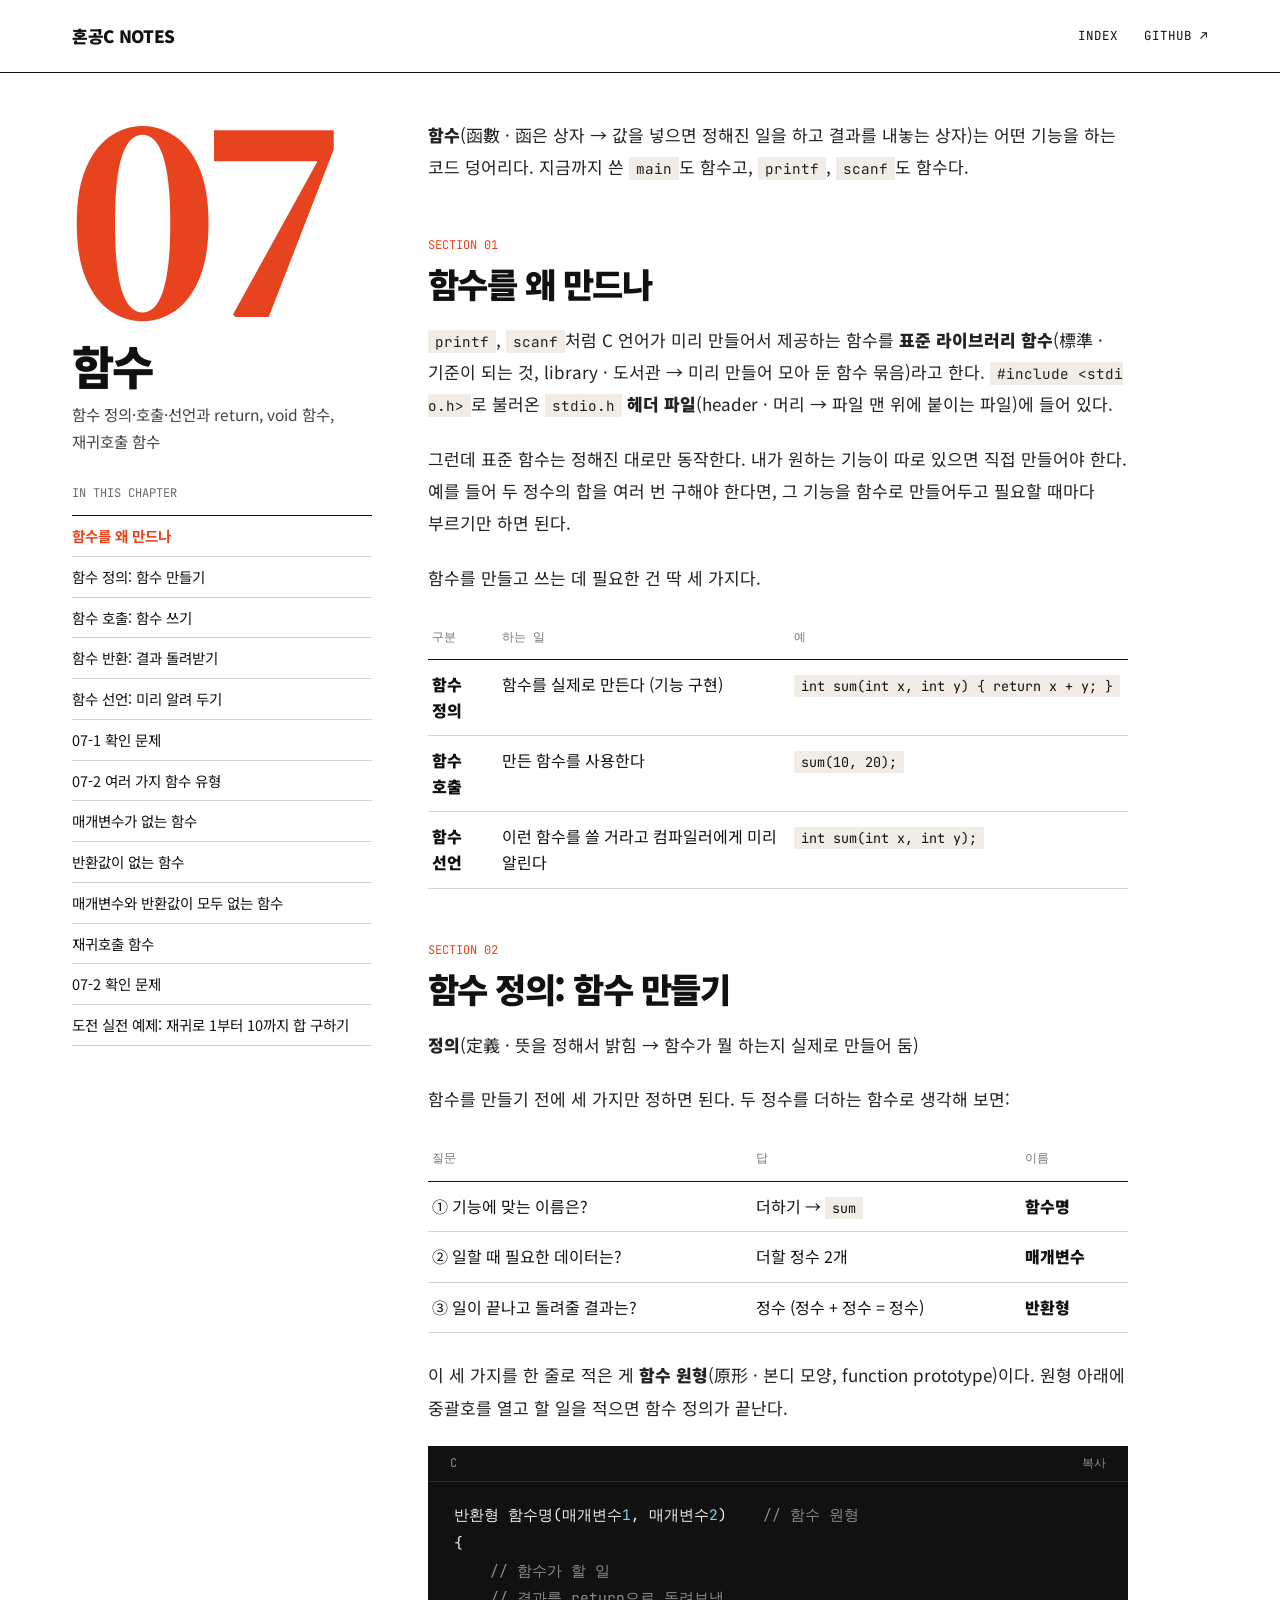
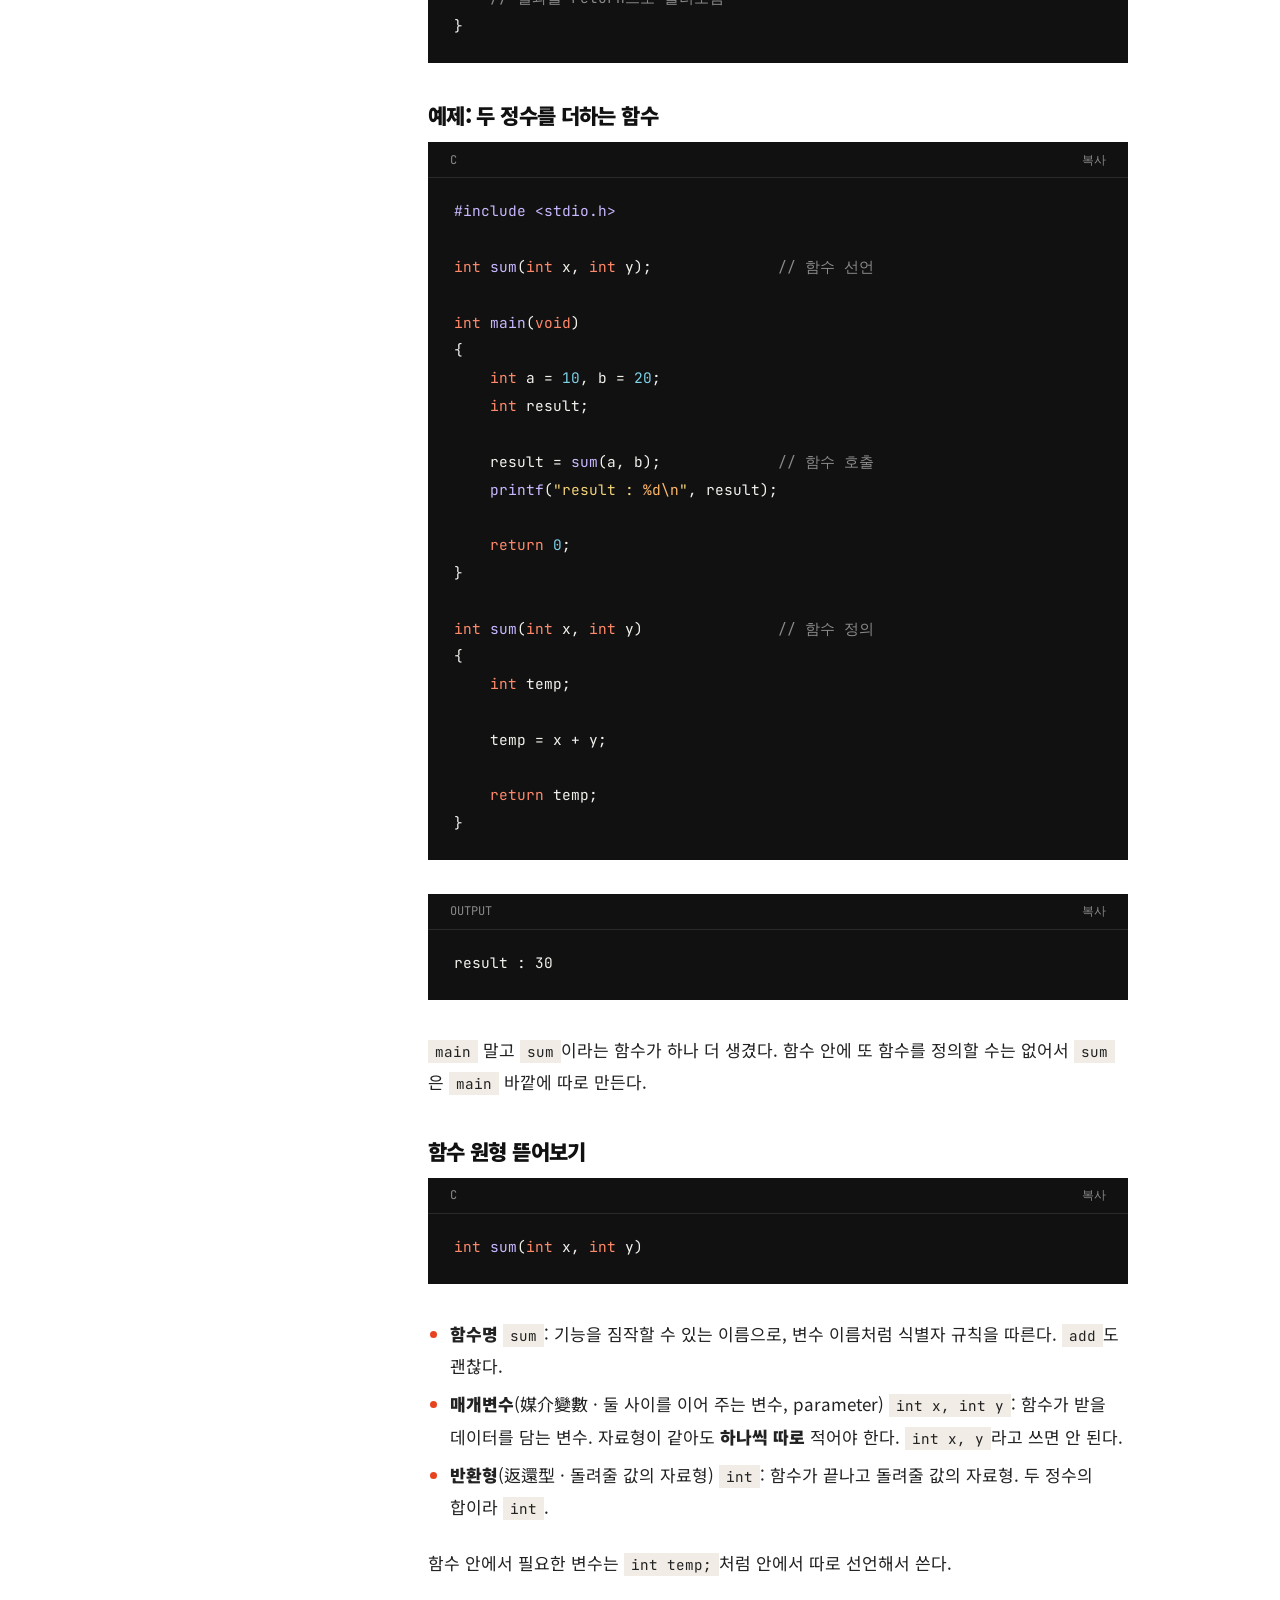
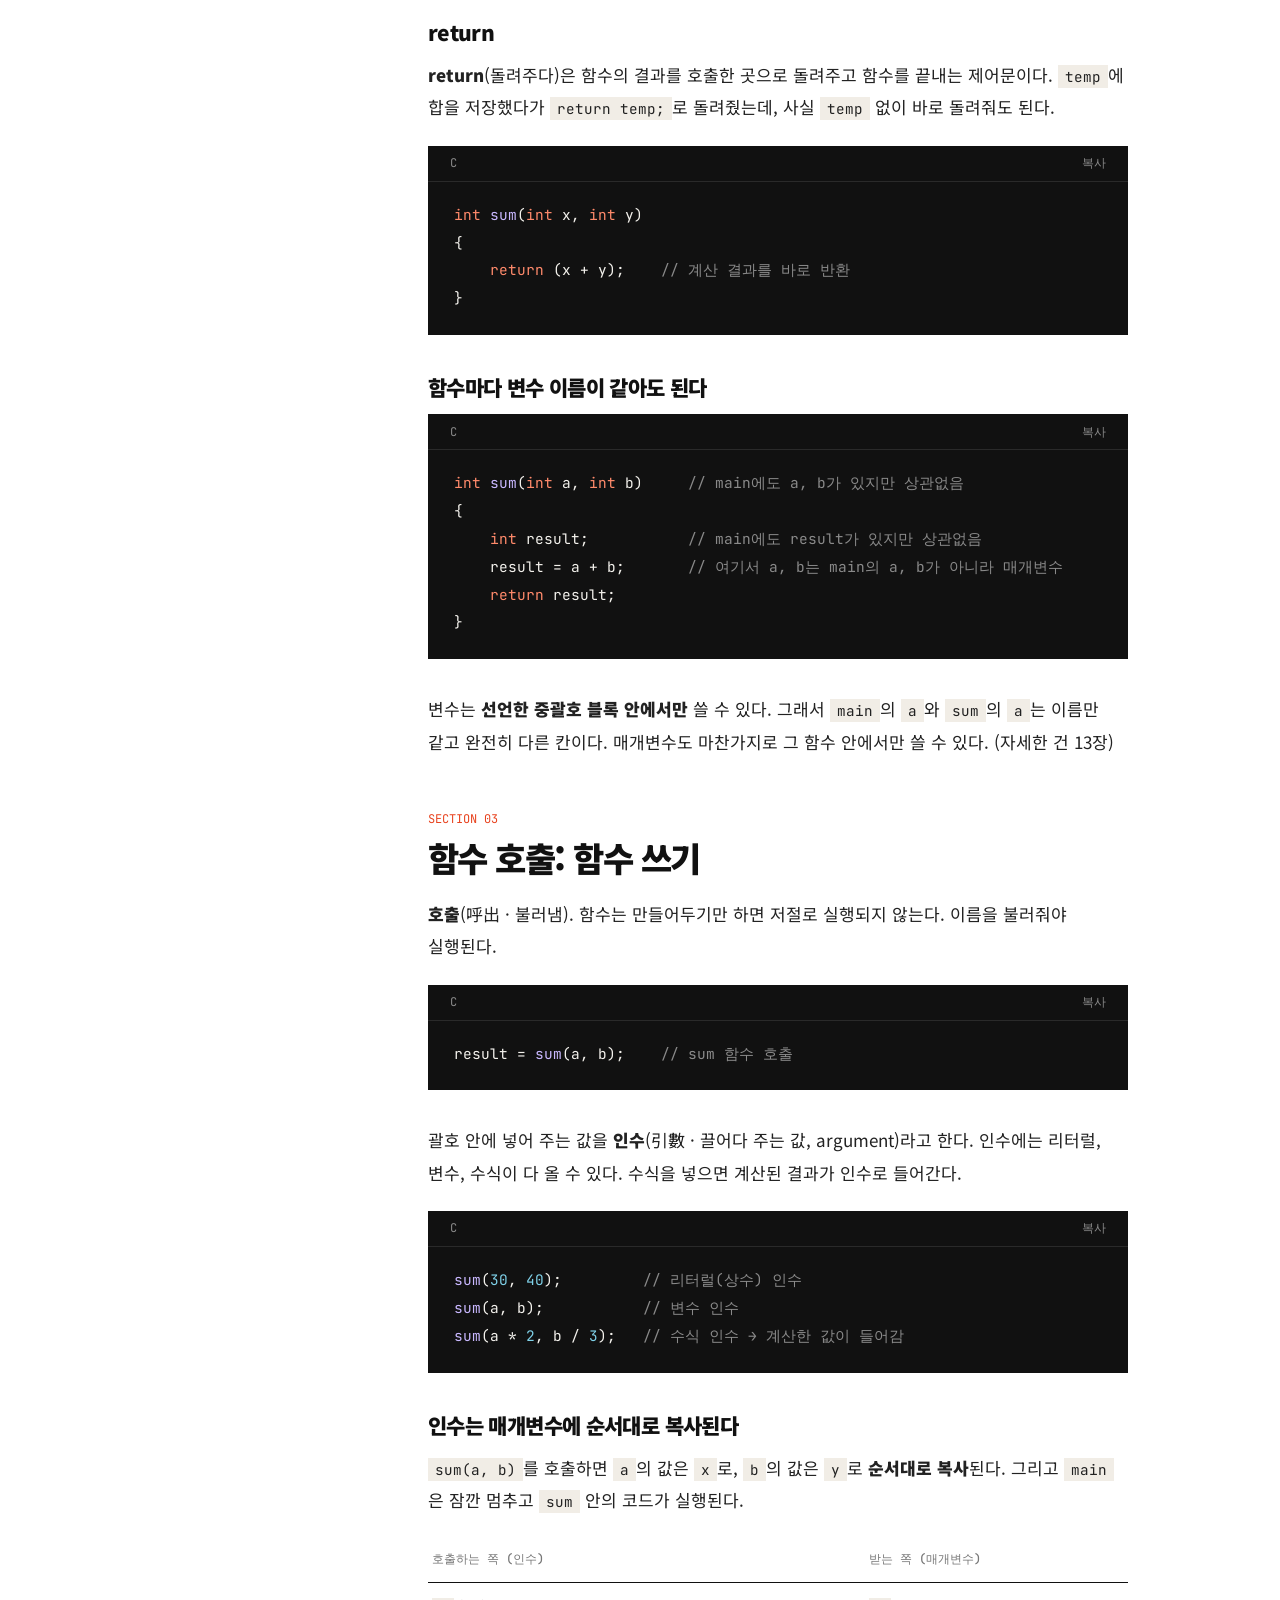
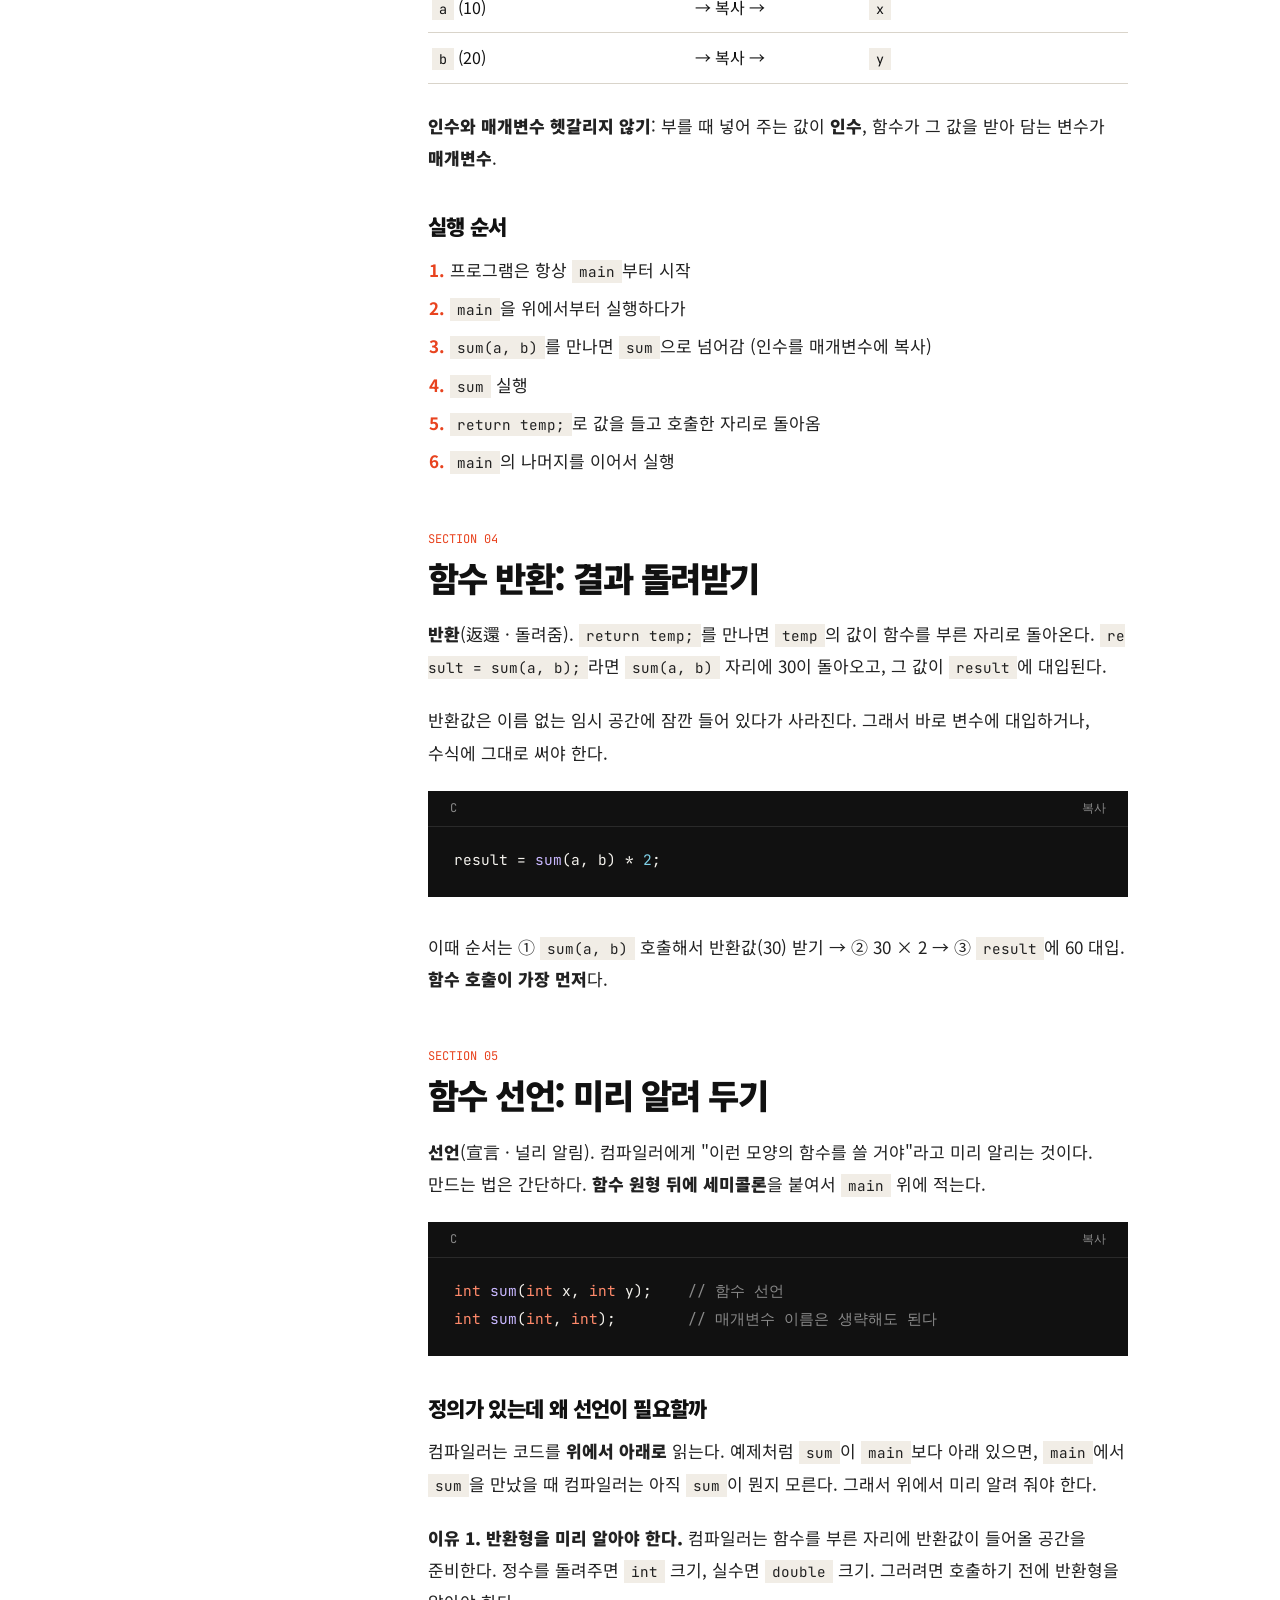
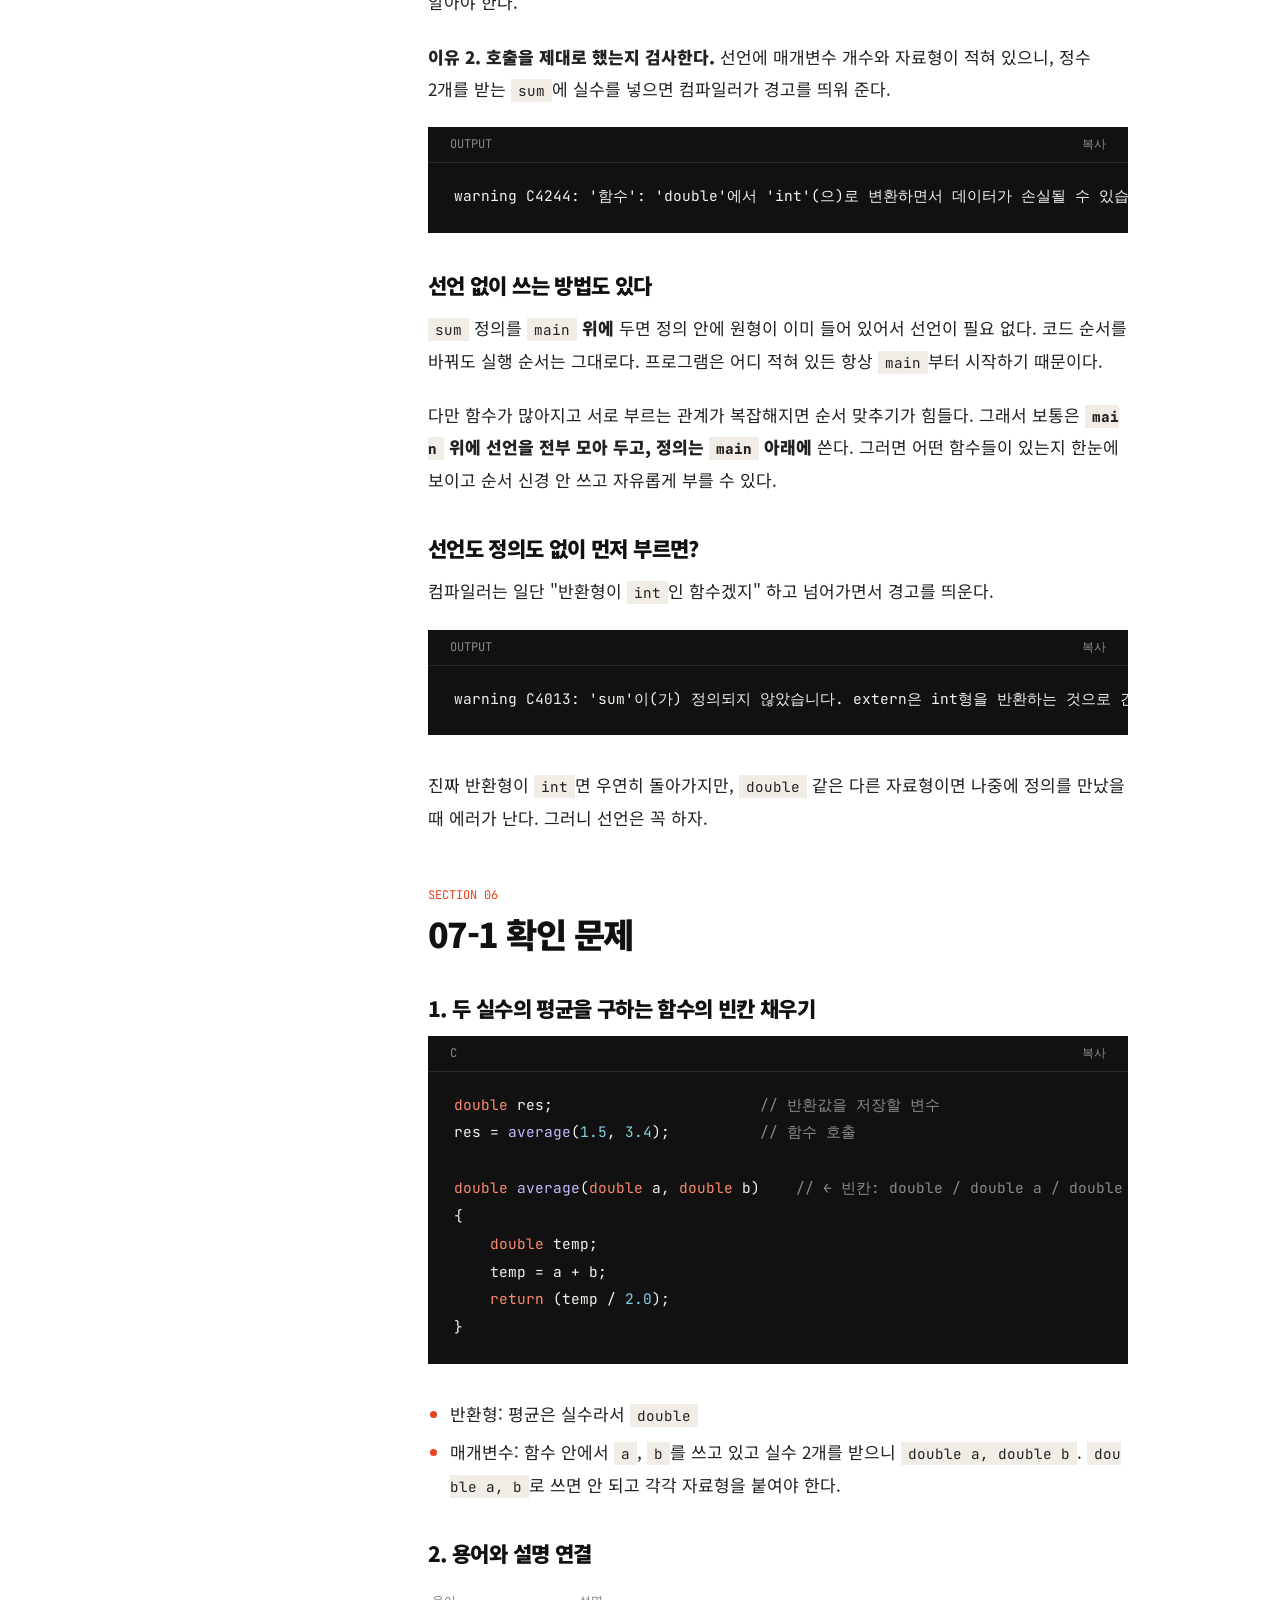
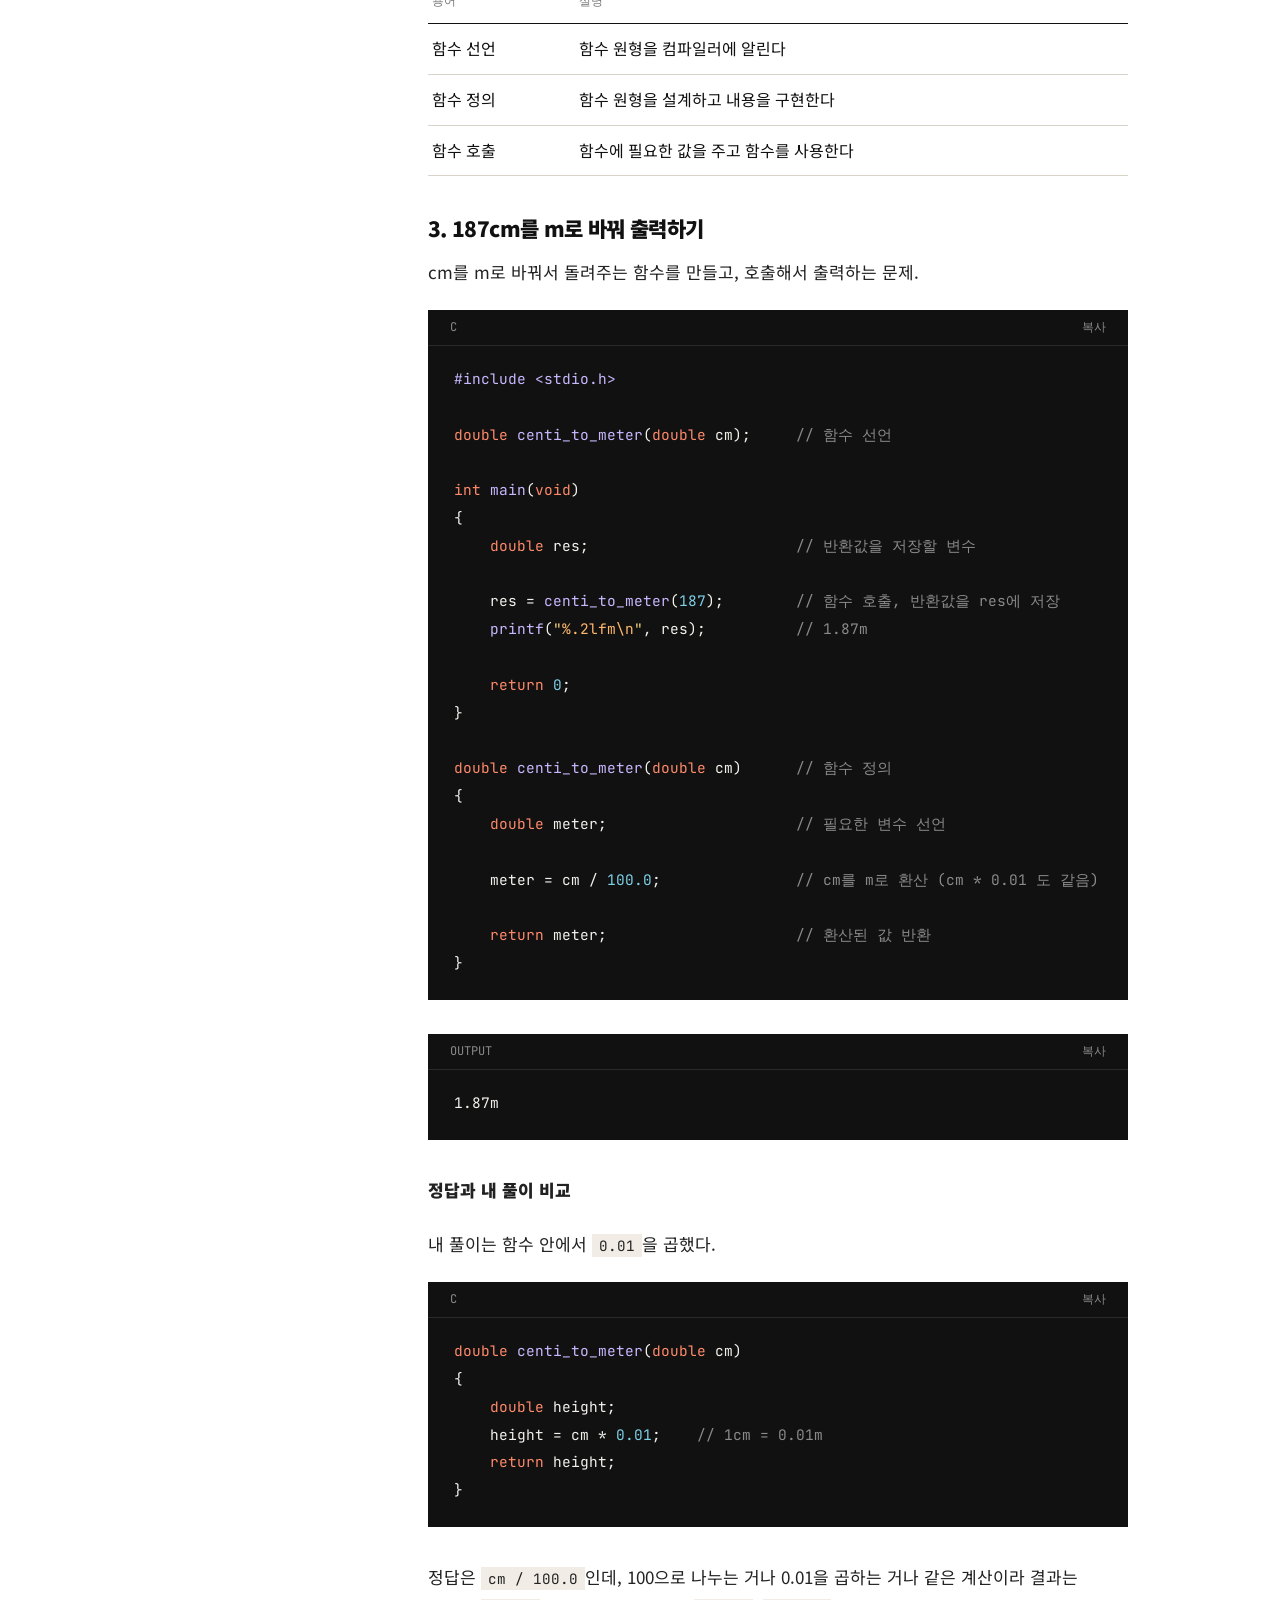
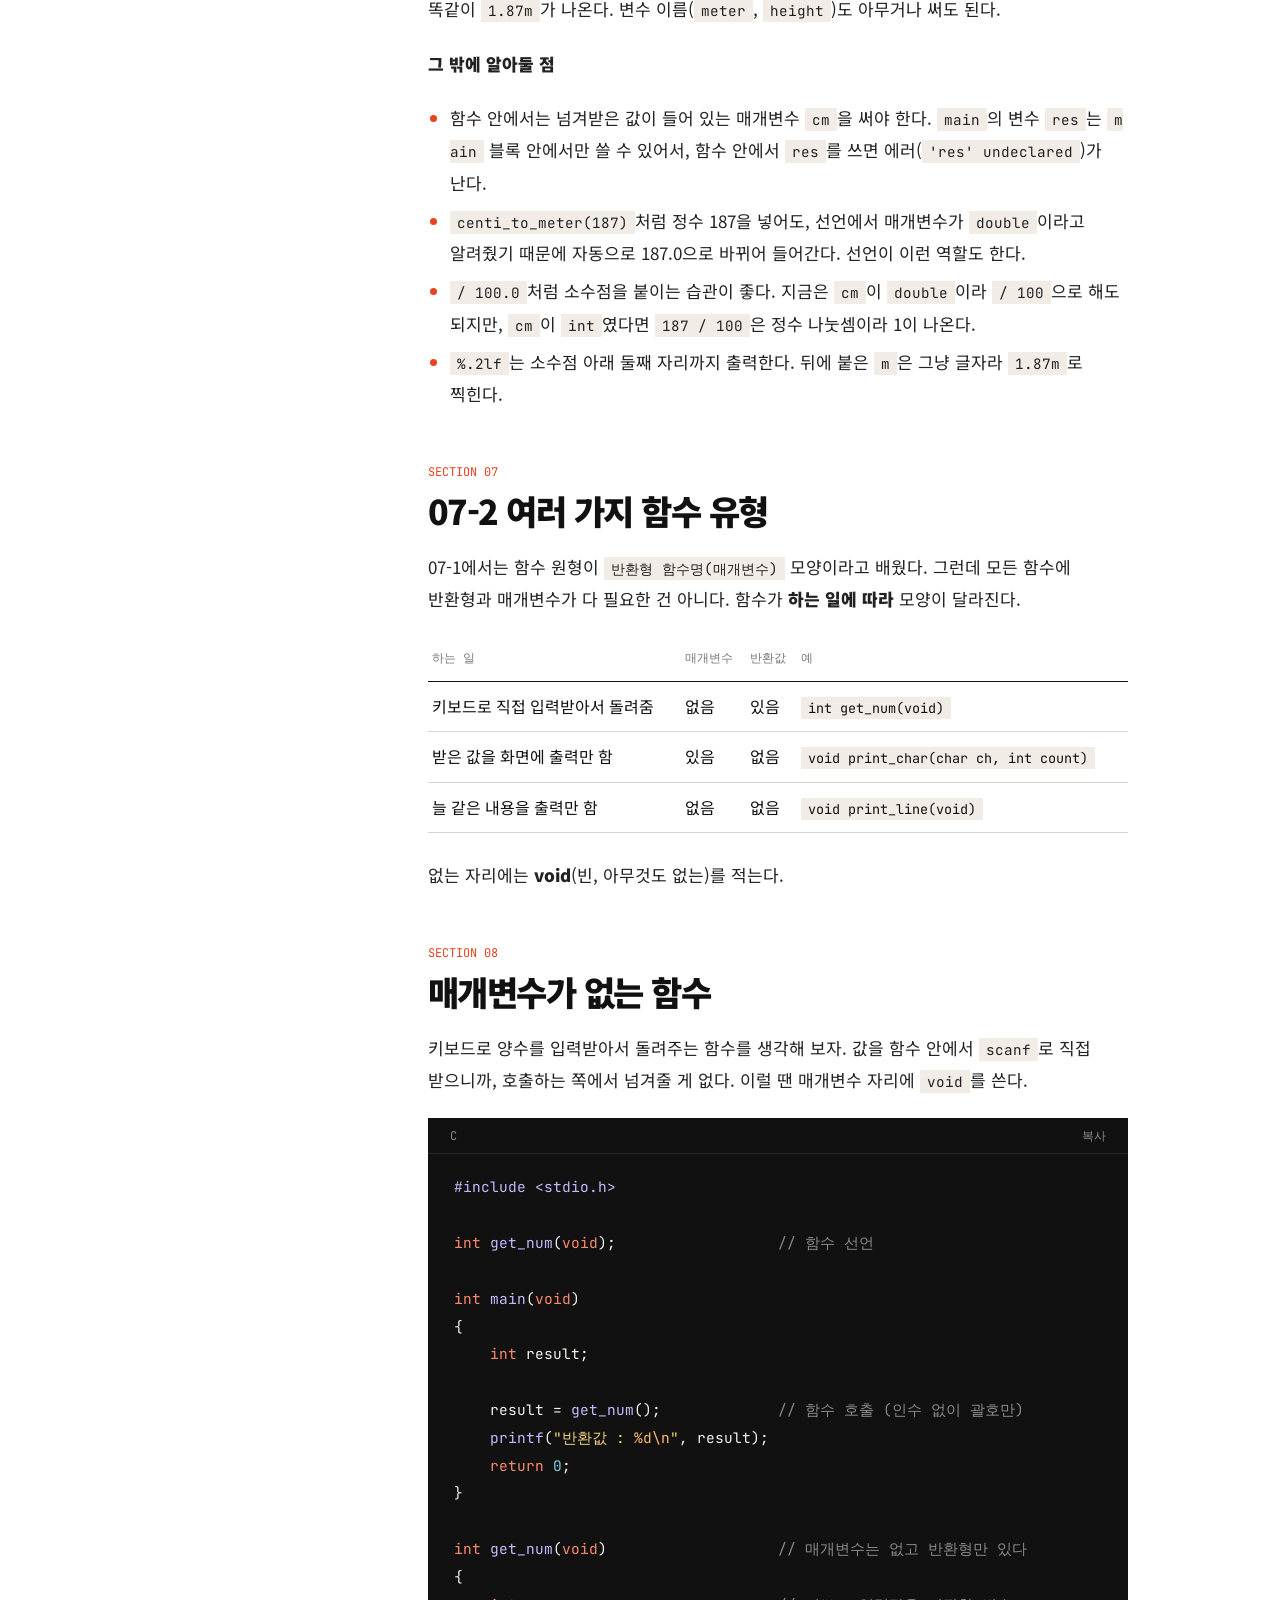
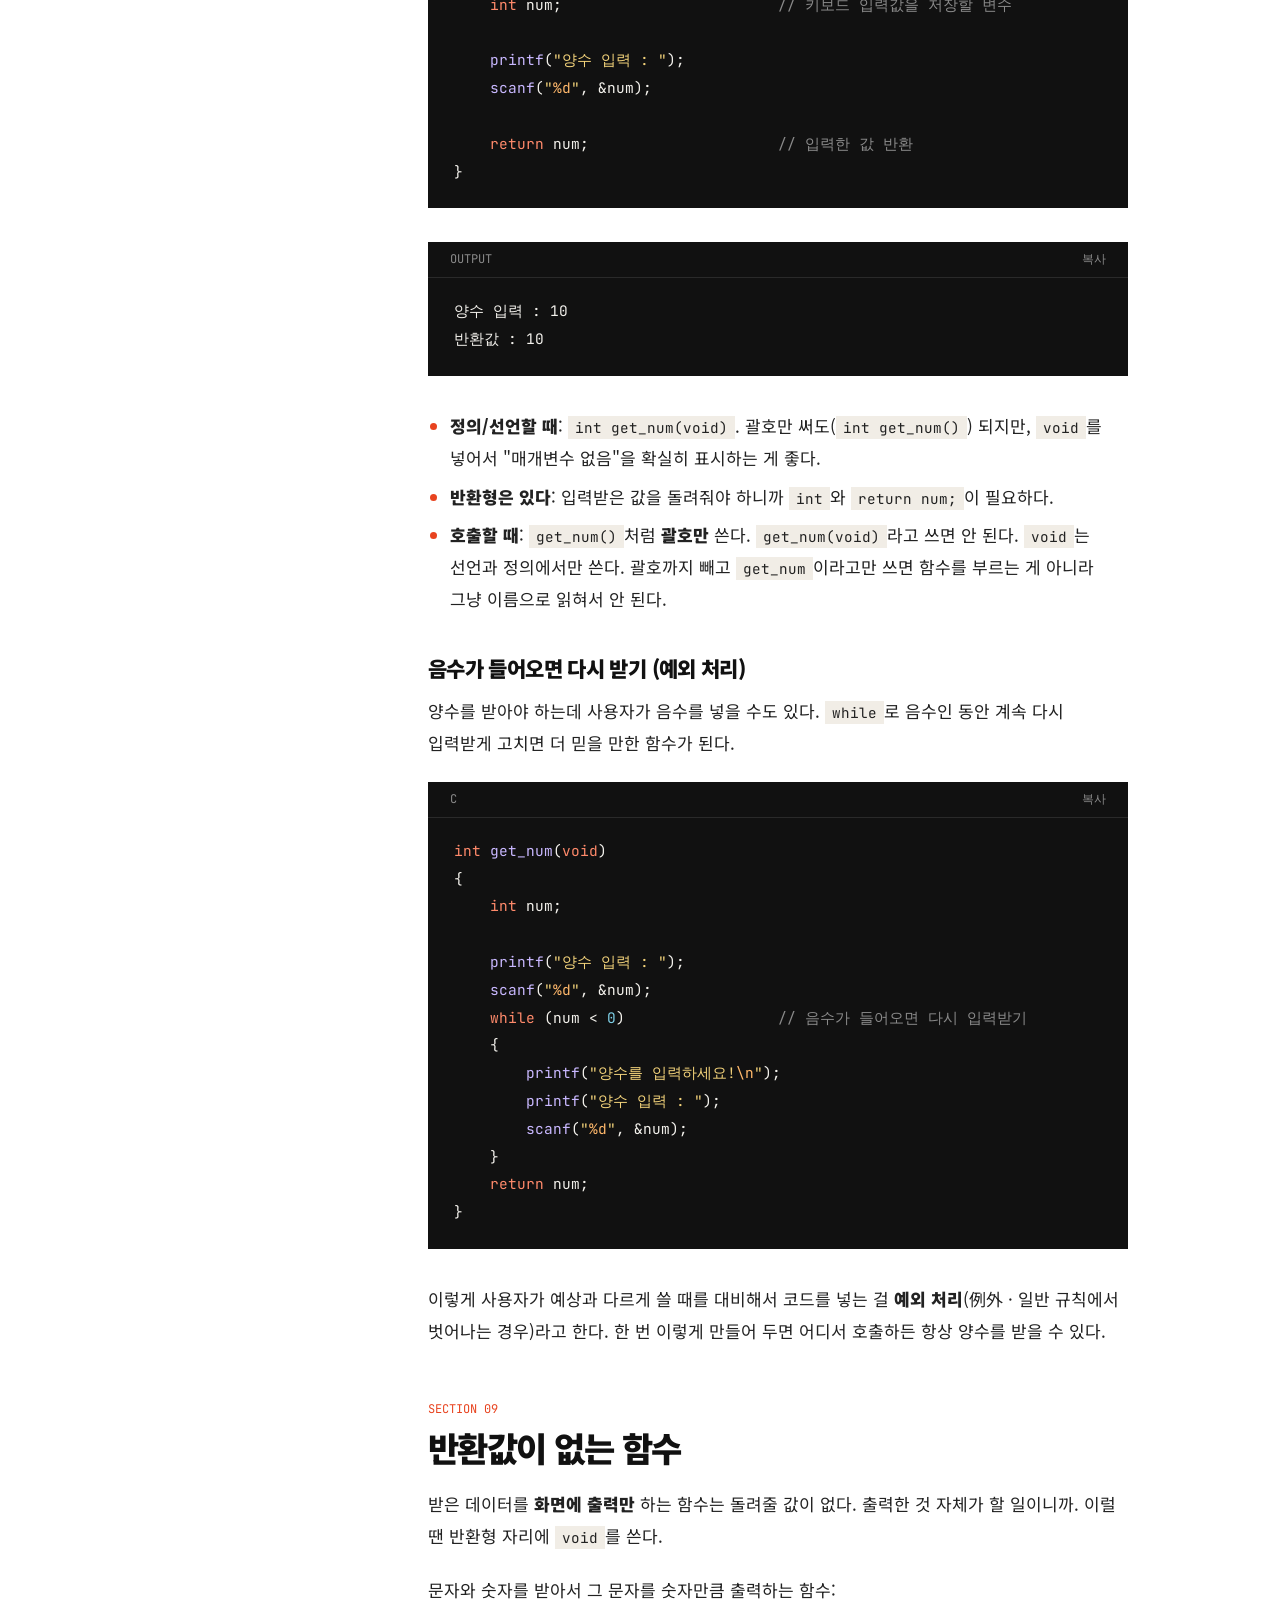
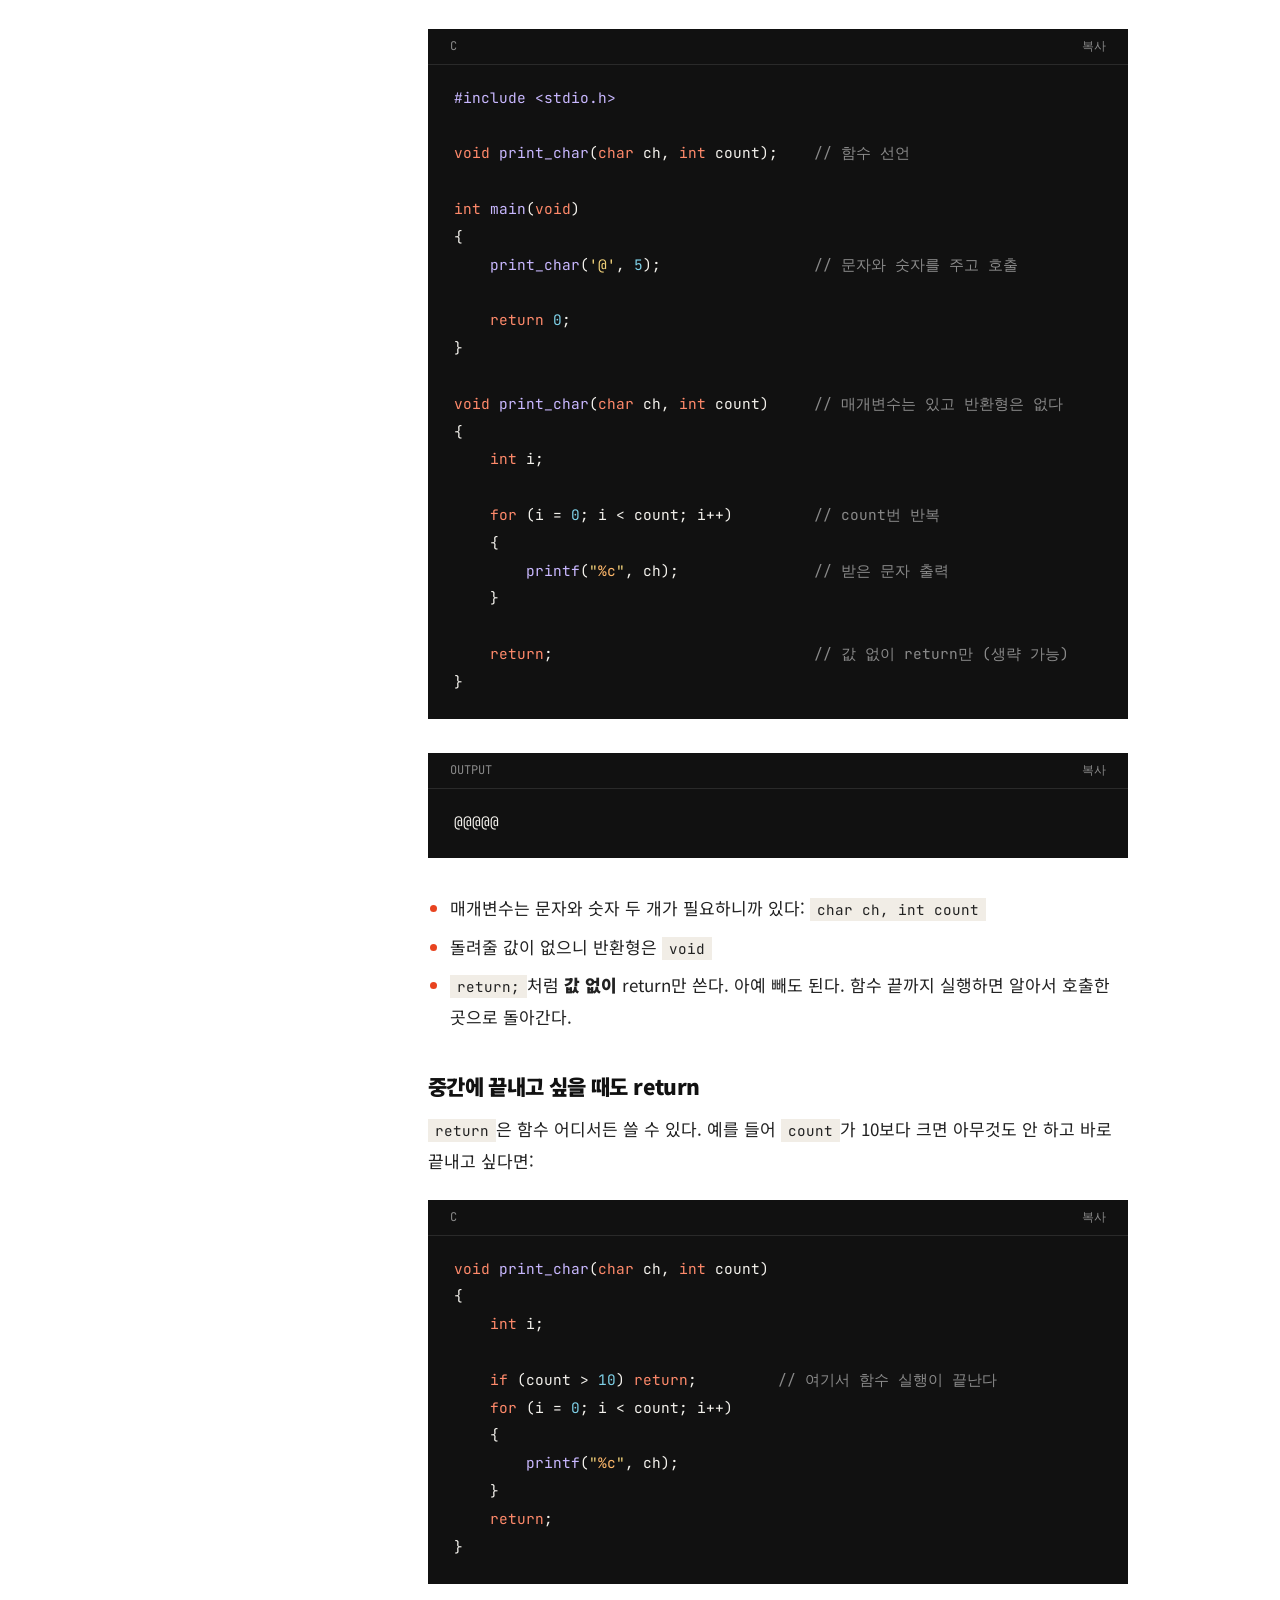
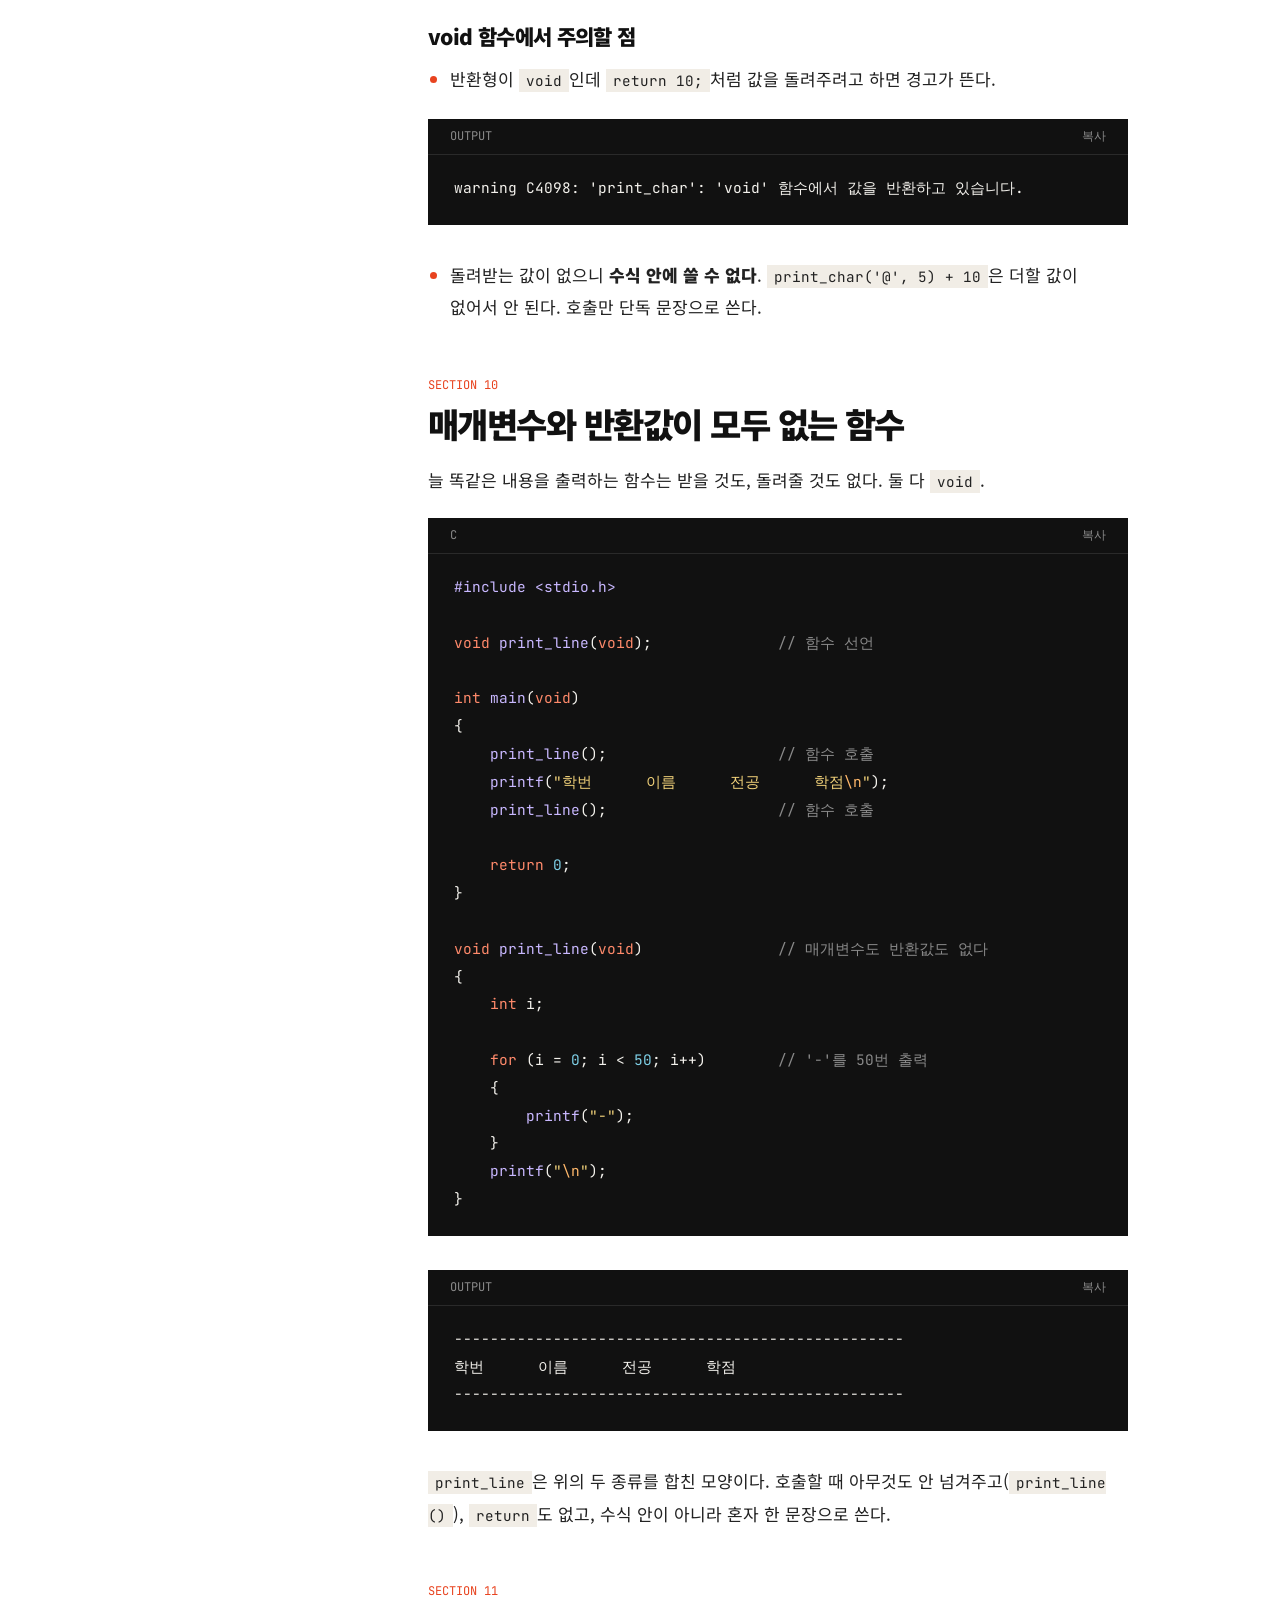
<file: ch07/index.html>
<!DOCTYPE html>
<html lang="ko">
<head>
<meta charset="utf-8">
<meta name="viewport" content="width=device-width, initial-scale=1">
<title>07 함수 · 혼공C NOTES</title>
<meta name="description" content="혼자 공부하는 C언어를 공부하며 정리한 노트">
<link rel="preconnect" href="https://fonts.googleapis.com">
<link rel="preconnect" href="https://fonts.gstatic.com" crossorigin>
<link rel="stylesheet" href="https://fonts.googleapis.com/css2?family=JetBrains+Mono:wght@400;500&family=Noto+Sans+KR:wght@400;500;700;900&family=Noto+Serif+KR:wght@700;900&display=swap">
<link rel="stylesheet" href="../assets/style.css?v=2">
</head>
<body>
<header class="topbar"><div class="wrap">
  <a class="brand" href="../">혼공C NOTES</a>
  <nav class="topnav"><a href="../">INDEX</a><a href="https://github.com/Leedonggeon123/C_STUDY" target="_blank" rel="noopener">GITHUB ↗</a></nav>
</div></header>
<div class="wrap chapter">
  <aside class="side">
    <div class="bignum">07</div>
    <h1>함수</h1>
    <p class="desc">함수 정의·호출·선언과 return, void 함수, 재귀호출 함수</p>
    <div class="toc-label">IN THIS CHAPTER</div>
    <nav class="toc"><a href="#_1">함수를 왜 만드나</a><a href="#_2">함수 정의: 함수 만들기</a><a href="#_6">함수 호출: 함수 쓰기</a><a href="#_9">함수 반환: 결과 돌려받기</a><a href="#_10">함수 선언: 미리 알려 두기</a><a href="#07-1">07-1 확인 문제</a><a href="#07-2">07-2 여러 가지 함수 유형</a><a href="#_14">매개변수가 없는 함수</a><a href="#_16">반환값이 없는 함수</a><a href="#_17">매개변수와 반환값이 모두 없는 함수</a><a href="#_18">재귀호출 함수</a><a href="#07-2_2">07-2 확인 문제</a><a href="#1-10">도전 실전 예제: 재귀로 1부터 10까지 합 구하기</a></nav>
  </aside>
  <main class="content">
    <article class="prose">
<p><strong>함수</strong>(函數 · 函은 상자 → 값을 넣으면 정해진 일을 하고 결과를 내놓는 상자)는 어떤 기능을 하는 코드 덩어리다. 지금까지 쓴 <code>main</code>도 함수고, <code>printf</code>, <code>scanf</code>도 함수다.</p>
<div class="sec-label">SECTION 01</div><h2 id="_1">함수를 왜 만드나</h2>
<p><code>printf</code>, <code>scanf</code>처럼 C 언어가 미리 만들어서 제공하는 함수를 <strong>표준 라이브러리 함수</strong>(標準 · 기준이 되는 것, library · 도서관 → 미리 만들어 모아 둔 함수 묶음)라고 한다. <code>#include &lt;stdio.h&gt;</code>로 불러온 <code>stdio.h</code> <strong>헤더 파일</strong>(header · 머리 → 파일 맨 위에 붙이는 파일)에 들어 있다.</p>
<p>그런데 표준 함수는 정해진 대로만 동작한다. 내가 원하는 기능이 따로 있으면 직접 만들어야 한다. 예를 들어 두 정수의 합을 여러 번 구해야 한다면, 그 기능을 함수로 만들어두고 필요할 때마다 부르기만 하면 된다.</p>
<p>함수를 만들고 쓰는 데 필요한 건 딱 세 가지다.</p>
<div class="table-wrap"><table>
<thead>
<tr>
<th>구분</th>
<th>하는 일</th>
<th>예</th>
</tr>
</thead>
<tbody>
<tr>
<td><strong>함수 정의</strong></td>
<td>함수를 실제로 만든다 (기능 구현)</td>
<td><code>int sum(int x, int y) { return x + y; }</code></td>
</tr>
<tr>
<td><strong>함수 호출</strong></td>
<td>만든 함수를 사용한다</td>
<td><code>sum(10, 20);</code></td>
</tr>
<tr>
<td><strong>함수 선언</strong></td>
<td>이런 함수를 쓸 거라고 컴파일러에게 미리 알린다</td>
<td><code>int sum(int x, int y);</code></td>
</tr>
</tbody>
</table></div>
<div class="sec-label">SECTION 02</div><h2 id="_2">함수 정의: 함수 만들기</h2>
<p><strong>정의</strong>(定義 · 뜻을 정해서 밝힘 → 함수가 뭘 하는지 실제로 만들어 둠)</p>
<p>함수를 만들기 전에 세 가지만 정하면 된다. 두 정수를 더하는 함수로 생각해 보면:</p>
<div class="table-wrap"><table>
<thead>
<tr>
<th>질문</th>
<th>답</th>
<th>이름</th>
</tr>
</thead>
<tbody>
<tr>
<td>① 기능에 맞는 이름은?</td>
<td>더하기 → <code>sum</code></td>
<td><strong>함수명</strong></td>
</tr>
<tr>
<td>② 일할 때 필요한 데이터는?</td>
<td>더할 정수 2개</td>
<td><strong>매개변수</strong></td>
</tr>
<tr>
<td>③ 일이 끝나고 돌려줄 결과는?</td>
<td>정수 (정수 + 정수 = 정수)</td>
<td><strong>반환형</strong></td>
</tr>
</tbody>
</table></div>
<p>이 세 가지를 한 줄로 적은 게 <strong>함수 원형</strong>(原形 · 본디 모양, function prototype)이다. 원형 아래에 중괄호를 열고 할 일을 적으면 함수 정의가 끝난다.</p>
<div class="codewrap"><div class="bar"><span>C</span><button class="copy" type="button">복사</button></div><pre class="hl"><code class="language-c">반환형 함수명(매개변수1, 매개변수2)    // 함수 원형
{
    // 함수가 할 일
    // 결과를 return으로 돌려보냄
}</code></pre></div>
<h3 id="_3">예제: 두 정수를 더하는 함수</h3>
<div class="codewrap"><div class="bar"><span>C</span><button class="copy" type="button">복사</button></div><pre class="hl"><code class="language-c">#include &lt;stdio.h&gt;

int sum(int x, int y);              // 함수 선언

int main(void)
{
    int a = 10, b = 20;
    int result;

    result = sum(a, b);             // 함수 호출
    printf("result : %d\n", result);

    return 0;
}

int sum(int x, int y)               // 함수 정의
{
    int temp;

    temp = x + y;

    return temp;
}</code></pre></div>
<div class="codewrap"><div class="bar"><span>OUTPUT</span><button class="copy" type="button">복사</button></div><pre class="hl"><code>result : 30</code></pre></div>
<p><code>main</code> 말고 <code>sum</code>이라는 함수가 하나 더 생겼다. 함수 안에 또 함수를 정의할 수는 없어서 <code>sum</code>은 <code>main</code> 바깥에 따로 만든다.</p>
<h3 id="_4">함수 원형 뜯어보기</h3>
<div class="codewrap"><div class="bar"><span>C</span><button class="copy" type="button">복사</button></div><pre class="hl"><code class="language-c">int sum(int x, int y)</code></pre></div>
<ul>
<li><strong>함수명</strong> <code>sum</code>: 기능을 짐작할 수 있는 이름으로, 변수 이름처럼 식별자 규칙을 따른다. <code>add</code>도 괜찮다.</li>
<li><strong>매개변수</strong>(媒介變數 · 둘 사이를 이어 주는 변수, parameter) <code>int x, int y</code>: 함수가 받을 데이터를 담는 변수. 자료형이 같아도 <strong>하나씩 따로</strong> 적어야 한다. <code>int x, y</code>라고 쓰면 안 된다.</li>
<li><strong>반환형</strong>(返還型 · 돌려줄 값의 자료형) <code>int</code>: 함수가 끝나고 돌려줄 값의 자료형. 두 정수의 합이라 <code>int</code>.</li>
</ul>
<p>함수 안에서 필요한 변수는 <code>int temp;</code>처럼 안에서 따로 선언해서 쓴다.</p>
<h3 id="return">return</h3>
<p><strong>return</strong>(돌려주다)은 함수의 결과를 호출한 곳으로 돌려주고 함수를 끝내는 제어문이다. <code>temp</code>에 합을 저장했다가 <code>return temp;</code>로 돌려줬는데, 사실 <code>temp</code> 없이 바로 돌려줘도 된다.</p>
<div class="codewrap"><div class="bar"><span>C</span><button class="copy" type="button">복사</button></div><pre class="hl"><code class="language-c">int sum(int x, int y)
{
    return (x + y);    // 계산 결과를 바로 반환
}</code></pre></div>
<h3 id="_5">함수마다 변수 이름이 같아도 된다</h3>
<div class="codewrap"><div class="bar"><span>C</span><button class="copy" type="button">복사</button></div><pre class="hl"><code class="language-c">int sum(int a, int b)     // main에도 a, b가 있지만 상관없음
{
    int result;           // main에도 result가 있지만 상관없음
    result = a + b;       // 여기서 a, b는 main의 a, b가 아니라 매개변수
    return result;
}</code></pre></div>
<p>변수는 <strong>선언한 중괄호 블록 안에서만</strong> 쓸 수 있다. 그래서 <code>main</code>의 <code>a</code>와 <code>sum</code>의 <code>a</code>는 이름만 같고 완전히 다른 칸이다. 매개변수도 마찬가지로 그 함수 안에서만 쓸 수 있다. (자세한 건 13장)</p>
<div class="sec-label">SECTION 03</div><h2 id="_6">함수 호출: 함수 쓰기</h2>
<p><strong>호출</strong>(呼出 · 불러냄). 함수는 만들어두기만 하면 저절로 실행되지 않는다. 이름을 불러줘야 실행된다.</p>
<div class="codewrap"><div class="bar"><span>C</span><button class="copy" type="button">복사</button></div><pre class="hl"><code class="language-c">result = sum(a, b);    // sum 함수 호출</code></pre></div>
<p>괄호 안에 넣어 주는 값을 <strong>인수</strong>(引數 · 끌어다 주는 값, argument)라고 한다. 인수에는 리터럴, 변수, 수식이 다 올 수 있다. 수식을 넣으면 계산된 결과가 인수로 들어간다.</p>
<div class="codewrap"><div class="bar"><span>C</span><button class="copy" type="button">복사</button></div><pre class="hl"><code class="language-c">sum(30, 40);         // 리터럴(상수) 인수
sum(a, b);           // 변수 인수
sum(a * 2, b / 3);   // 수식 인수 → 계산한 값이 들어감</code></pre></div>
<h3 id="_7">인수는 매개변수에 순서대로 복사된다</h3>
<p><code>sum(a, b)</code>를 호출하면 <code>a</code>의 값은 <code>x</code>로, <code>b</code>의 값은 <code>y</code>로 <strong>순서대로 복사</strong>된다. 그리고 <code>main</code>은 잠깐 멈추고 <code>sum</code> 안의 코드가 실행된다.</p>
<div class="table-wrap"><table>
<thead>
<tr>
<th>호출하는 쪽 (인수)</th>
<th></th>
<th>받는 쪽 (매개변수)</th>
</tr>
</thead>
<tbody>
<tr>
<td><code>a</code> (10)</td>
<td>→ 복사 →</td>
<td><code>x</code></td>
</tr>
<tr>
<td><code>b</code> (20)</td>
<td>→ 복사 →</td>
<td><code>y</code></td>
</tr>
</tbody>
</table></div>
<p><strong>인수와 매개변수 헷갈리지 않기</strong>: 부를 때 넣어 주는 값이 <strong>인수</strong>, 함수가 그 값을 받아 담는 변수가 <strong>매개변수</strong>.</p>
<h3 id="_8">실행 순서</h3>
<ol>
<li>프로그램은 항상 <code>main</code>부터 시작</li>
<li><code>main</code>을 위에서부터 실행하다가</li>
<li><code>sum(a, b)</code>를 만나면 <code>sum</code>으로 넘어감 (인수를 매개변수에 복사)</li>
<li><code>sum</code> 실행</li>
<li><code>return temp;</code>로 값을 들고 호출한 자리로 돌아옴</li>
<li><code>main</code>의 나머지를 이어서 실행</li>
</ol>
<div class="sec-label">SECTION 04</div><h2 id="_9">함수 반환: 결과 돌려받기</h2>
<p><strong>반환</strong>(返還 · 돌려줌). <code>return temp;</code>를 만나면 <code>temp</code>의 값이 함수를 부른 자리로 돌아온다. <code>result = sum(a, b);</code>라면 <code>sum(a, b)</code> 자리에 30이 돌아오고, 그 값이 <code>result</code>에 대입된다.</p>
<p>반환값은 이름 없는 임시 공간에 잠깐 들어 있다가 사라진다. 그래서 바로 변수에 대입하거나, 수식에 그대로 써야 한다.</p>
<div class="codewrap"><div class="bar"><span>C</span><button class="copy" type="button">복사</button></div><pre class="hl"><code class="language-c">result = sum(a, b) * 2;</code></pre></div>
<p>이때 순서는 ① <code>sum(a, b)</code> 호출해서 반환값(30) 받기 → ② 30 × 2 → ③ <code>result</code>에 60 대입. <strong>함수 호출이 가장 먼저</strong>다.</p>
<div class="sec-label">SECTION 05</div><h2 id="_10">함수 선언: 미리 알려 두기</h2>
<p><strong>선언</strong>(宣言 · 널리 알림). 컴파일러에게 "이런 모양의 함수를 쓸 거야"라고 미리 알리는 것이다. 만드는 법은 간단하다. <strong>함수 원형 뒤에 세미콜론</strong>을 붙여서 <code>main</code> 위에 적는다.</p>
<div class="codewrap"><div class="bar"><span>C</span><button class="copy" type="button">복사</button></div><pre class="hl"><code class="language-c">int sum(int x, int y);    // 함수 선언
int sum(int, int);        // 매개변수 이름은 생략해도 된다</code></pre></div>
<h3 id="_11">정의가 있는데 왜 선언이 필요할까</h3>
<p>컴파일러는 코드를 <strong>위에서 아래로</strong> 읽는다. 예제처럼 <code>sum</code>이 <code>main</code>보다 아래 있으면, <code>main</code>에서 <code>sum</code>을 만났을 때 컴파일러는 아직 <code>sum</code>이 뭔지 모른다. 그래서 위에서 미리 알려 줘야 한다.</p>
<p><strong>이유 1. 반환형을 미리 알아야 한다.</strong> 컴파일러는 함수를 부른 자리에 반환값이 들어올 공간을 준비한다. 정수를 돌려주면 <code>int</code> 크기, 실수면 <code>double</code> 크기. 그러려면 호출하기 전에 반환형을 알아야 한다.</p>
<p><strong>이유 2. 호출을 제대로 했는지 검사한다.</strong> 선언에 매개변수 개수와 자료형이 적혀 있으니, 정수 2개를 받는 <code>sum</code>에 실수를 넣으면 컴파일러가 경고를 띄워 준다.</p>
<div class="codewrap"><div class="bar"><span>OUTPUT</span><button class="copy" type="button">복사</button></div><pre class="hl"><code>warning C4244: '함수': 'double'에서 'int'(으)로 변환하면서 데이터가 손실될 수 있습니다.</code></pre></div>
<h3 id="_12">선언 없이 쓰는 방법도 있다</h3>
<p><code>sum</code> 정의를 <code>main</code> <strong>위에</strong> 두면 정의 안에 원형이 이미 들어 있어서 선언이 필요 없다. 코드 순서를 바꿔도 실행 순서는 그대로다. 프로그램은 어디 적혀 있든 항상 <code>main</code>부터 시작하기 때문이다.</p>
<p>다만 함수가 많아지고 서로 부르는 관계가 복잡해지면 순서 맞추기가 힘들다. 그래서 보통은 <strong><code>main</code> 위에 선언을 전부 모아 두고, 정의는 <code>main</code> 아래에</strong> 쓴다. 그러면 어떤 함수들이 있는지 한눈에 보이고 순서 신경 안 쓰고 자유롭게 부를 수 있다.</p>
<h3 id="_13">선언도 정의도 없이 먼저 부르면?</h3>
<p>컴파일러는 일단 "반환형이 <code>int</code>인 함수겠지" 하고 넘어가면서 경고를 띄운다.</p>
<div class="codewrap"><div class="bar"><span>OUTPUT</span><button class="copy" type="button">복사</button></div><pre class="hl"><code>warning C4013: 'sum'이(가) 정의되지 않았습니다. extern은 int형을 반환하는 것으로 간주합니다.</code></pre></div>
<p>진짜 반환형이 <code>int</code>면 우연히 돌아가지만, <code>double</code> 같은 다른 자료형이면 나중에 정의를 만났을 때 에러가 난다. 그러니 선언은 꼭 하자.</p>
<div class="sec-label">SECTION 06</div><h2 id="07-1">07-1 확인 문제</h2>
<h3 id="1">1. 두 실수의 평균을 구하는 함수의 빈칸 채우기</h3>
<div class="codewrap"><div class="bar"><span>C</span><button class="copy" type="button">복사</button></div><pre class="hl"><code class="language-c">double res;                       // 반환값을 저장할 변수
res = average(1.5, 3.4);          // 함수 호출

double average(double a, double b)    // ← 빈칸: double / double a / double b
{
    double temp;
    temp = a + b;
    return (temp / 2.0);
}</code></pre></div>
<ul>
<li>반환형: 평균은 실수라서 <code>double</code></li>
<li>매개변수: 함수 안에서 <code>a</code>, <code>b</code>를 쓰고 있고 실수 2개를 받으니 <code>double a, double b</code>. <code>double a, b</code>로 쓰면 안 되고 각각 자료형을 붙여야 한다.</li>
</ul>
<h3 id="2">2. 용어와 설명 연결</h3>
<div class="table-wrap"><table>
<thead>
<tr>
<th>용어</th>
<th>설명</th>
</tr>
</thead>
<tbody>
<tr>
<td>함수 선언</td>
<td>함수 원형을 컴파일러에 알린다</td>
</tr>
<tr>
<td>함수 정의</td>
<td>함수 원형을 설계하고 내용을 구현한다</td>
</tr>
<tr>
<td>함수 호출</td>
<td>함수에 필요한 값을 주고 함수를 사용한다</td>
</tr>
</tbody>
</table></div>
<h3 id="3-187cm-m">3. 187cm를 m로 바꿔 출력하기</h3>
<p>cm를 m로 바꿔서 돌려주는 함수를 만들고, 호출해서 출력하는 문제.</p>
<div class="codewrap"><div class="bar"><span>C</span><button class="copy" type="button">복사</button></div><pre class="hl"><code class="language-c">#include &lt;stdio.h&gt;

double centi_to_meter(double cm);     // 함수 선언

int main(void)
{
    double res;                       // 반환값을 저장할 변수

    res = centi_to_meter(187);        // 함수 호출, 반환값을 res에 저장
    printf("%.2lfm\n", res);          // 1.87m

    return 0;
}

double centi_to_meter(double cm)      // 함수 정의
{
    double meter;                     // 필요한 변수 선언

    meter = cm / 100.0;               // cm를 m로 환산 (cm * 0.01 도 같음)

    return meter;                     // 환산된 값 반환
}</code></pre></div>
<div class="codewrap"><div class="bar"><span>OUTPUT</span><button class="copy" type="button">복사</button></div><pre class="hl"><code>1.87m</code></pre></div>
<p><strong>정답과 내 풀이 비교</strong></p>
<p>내 풀이는 함수 안에서 <code>0.01</code>을 곱했다.</p>
<div class="codewrap"><div class="bar"><span>C</span><button class="copy" type="button">복사</button></div><pre class="hl"><code class="language-c">double centi_to_meter(double cm)
{
    double height;
    height = cm * 0.01;    // 1cm = 0.01m
    return height;
}</code></pre></div>
<p>정답은 <code>cm / 100.0</code>인데, 100으로 나누는 거나 0.01을 곱하는 거나 같은 계산이라 결과는 똑같이 <code>1.87m</code>가 나온다. 변수 이름(<code>meter</code>, <code>height</code>)도 아무거나 써도 된다.</p>
<p><strong>그 밖에 알아둘 점</strong></p>
<ul>
<li>함수 안에서는 넘겨받은 값이 들어 있는 매개변수 <code>cm</code>을 써야 한다. <code>main</code>의 변수 <code>res</code>는 <code>main</code> 블록 안에서만 쓸 수 있어서, 함수 안에서 <code>res</code>를 쓰면 에러(<code>'res' undeclared</code>)가 난다.</li>
<li><code>centi_to_meter(187)</code>처럼 정수 187을 넣어도, 선언에서 매개변수가 <code>double</code>이라고 알려줬기 때문에 자동으로 187.0으로 바뀌어 들어간다. 선언이 이런 역할도 한다.</li>
<li><code>/ 100.0</code>처럼 소수점을 붙이는 습관이 좋다. 지금은 <code>cm</code>이 <code>double</code>이라 <code>/ 100</code>으로 해도 되지만, <code>cm</code>이 <code>int</code>였다면 <code>187 / 100</code>은 정수 나눗셈이라 1이 나온다.</li>
<li><code>%.2lf</code>는 소수점 아래 둘째 자리까지 출력한다. 뒤에 붙은 <code>m</code>은 그냥 글자라 <code>1.87m</code>로 찍힌다.</li>
</ul>
<div class="sec-label">SECTION 07</div><h2 id="07-2">07-2 여러 가지 함수 유형</h2>
<p>07-1에서는 함수 원형이 <code>반환형 함수명(매개변수)</code> 모양이라고 배웠다. 그런데 모든 함수에 반환형과 매개변수가 다 필요한 건 아니다. 함수가 <strong>하는 일에 따라</strong> 모양이 달라진다.</p>
<div class="table-wrap"><table>
<thead>
<tr>
<th>하는 일</th>
<th>매개변수</th>
<th>반환값</th>
<th>예</th>
</tr>
</thead>
<tbody>
<tr>
<td>키보드로 직접 입력받아서 돌려줌</td>
<td>없음</td>
<td>있음</td>
<td><code>int get_num(void)</code></td>
</tr>
<tr>
<td>받은 값을 화면에 출력만 함</td>
<td>있음</td>
<td>없음</td>
<td><code>void print_char(char ch, int count)</code></td>
</tr>
<tr>
<td>늘 같은 내용을 출력만 함</td>
<td>없음</td>
<td>없음</td>
<td><code>void print_line(void)</code></td>
</tr>
</tbody>
</table></div>
<p>없는 자리에는 <strong>void</strong>(빈, 아무것도 없는)를 적는다.</p>
<div class="sec-label">SECTION 08</div><h2 id="_14">매개변수가 없는 함수</h2>
<p>키보드로 양수를 입력받아서 돌려주는 함수를 생각해 보자. 값을 함수 안에서 <code>scanf</code>로 직접 받으니까, 호출하는 쪽에서 넘겨줄 게 없다. 이럴 땐 매개변수 자리에 <code>void</code>를 쓴다.</p>
<div class="codewrap"><div class="bar"><span>C</span><button class="copy" type="button">복사</button></div><pre class="hl"><code class="language-c">#include &lt;stdio.h&gt;

int get_num(void);                  // 함수 선언

int main(void)
{
    int result;

    result = get_num();             // 함수 호출 (인수 없이 괄호만)
    printf("반환값 : %d\n", result);
    return 0;
}

int get_num(void)                   // 매개변수는 없고 반환형만 있다
{
    int num;                        // 키보드 입력값을 저장할 변수

    printf("양수 입력 : ");
    scanf("%d", &amp;num);

    return num;                     // 입력한 값 반환
}</code></pre></div>
<div class="codewrap"><div class="bar"><span>OUTPUT</span><button class="copy" type="button">복사</button></div><pre class="hl"><code>양수 입력 : 10
반환값 : 10</code></pre></div>
<ul>
<li><strong>정의/선언할 때</strong>: <code>int get_num(void)</code>. 괄호만 써도(<code>int get_num()</code>) 되지만, <code>void</code>를 넣어서 "매개변수 없음"을 확실히 표시하는 게 좋다.</li>
<li><strong>반환형은 있다</strong>: 입력받은 값을 돌려줘야 하니까 <code>int</code>와 <code>return num;</code>이 필요하다.</li>
<li><strong>호출할 때</strong>: <code>get_num()</code>처럼 <strong>괄호만</strong> 쓴다. <code>get_num(void)</code>라고 쓰면 안 된다. <code>void</code>는 선언과 정의에서만 쓴다. 괄호까지 빼고 <code>get_num</code>이라고만 쓰면 함수를 부르는 게 아니라 그냥 이름으로 읽혀서 안 된다.</li>
</ul>
<h3 id="_15">음수가 들어오면 다시 받기 (예외 처리)</h3>
<p>양수를 받아야 하는데 사용자가 음수를 넣을 수도 있다. <code>while</code>로 음수인 동안 계속 다시 입력받게 고치면 더 믿을 만한 함수가 된다.</p>
<div class="codewrap"><div class="bar"><span>C</span><button class="copy" type="button">복사</button></div><pre class="hl"><code class="language-c">int get_num(void)
{
    int num;

    printf("양수 입력 : ");
    scanf("%d", &amp;num);
    while (num &lt; 0)                 // 음수가 들어오면 다시 입력받기
    {
        printf("양수를 입력하세요!\n");
        printf("양수 입력 : ");
        scanf("%d", &amp;num);
    }
    return num;
}</code></pre></div>
<p>이렇게 사용자가 예상과 다르게 쓸 때를 대비해서 코드를 넣는 걸 <strong>예외 처리</strong>(例外 · 일반 규칙에서 벗어나는 경우)라고 한다. 한 번 이렇게 만들어 두면 어디서 호출하든 항상 양수를 받을 수 있다.</p>
<div class="sec-label">SECTION 09</div><h2 id="_16">반환값이 없는 함수</h2>
<p>받은 데이터를 <strong>화면에 출력만</strong> 하는 함수는 돌려줄 값이 없다. 출력한 것 자체가 할 일이니까. 이럴 땐 반환형 자리에 <code>void</code>를 쓴다.</p>
<p>문자와 숫자를 받아서 그 문자를 숫자만큼 출력하는 함수:</p>
<div class="codewrap"><div class="bar"><span>C</span><button class="copy" type="button">복사</button></div><pre class="hl"><code class="language-c">#include &lt;stdio.h&gt;

void print_char(char ch, int count);    // 함수 선언

int main(void)
{
    print_char('@', 5);                 // 문자와 숫자를 주고 호출

    return 0;
}

void print_char(char ch, int count)     // 매개변수는 있고 반환형은 없다
{
    int i;

    for (i = 0; i &lt; count; i++)         // count번 반복
    {
        printf("%c", ch);               // 받은 문자 출력
    }

    return;                             // 값 없이 return만 (생략 가능)
}</code></pre></div>
<div class="codewrap"><div class="bar"><span>OUTPUT</span><button class="copy" type="button">복사</button></div><pre class="hl"><code>@@@@@</code></pre></div>
<ul>
<li>매개변수는 문자와 숫자 두 개가 필요하니까 있다: <code>char ch, int count</code></li>
<li>돌려줄 값이 없으니 반환형은 <code>void</code></li>
<li><code>return;</code>처럼 <strong>값 없이</strong> return만 쓴다. 아예 빼도 된다. 함수 끝까지 실행하면 알아서 호출한 곳으로 돌아간다.</li>
</ul>
<h3 id="return_1">중간에 끝내고 싶을 때도 return</h3>
<p><code>return</code>은 함수 어디서든 쓸 수 있다. 예를 들어 <code>count</code>가 10보다 크면 아무것도 안 하고 바로 끝내고 싶다면:</p>
<div class="codewrap"><div class="bar"><span>C</span><button class="copy" type="button">복사</button></div><pre class="hl"><code class="language-c">void print_char(char ch, int count)
{
    int i;

    if (count &gt; 10) return;         // 여기서 함수 실행이 끝난다
    for (i = 0; i &lt; count; i++)
    {
        printf("%c", ch);
    }
    return;
}</code></pre></div>
<h3 id="void">void 함수에서 주의할 점</h3>
<ul>
<li>반환형이 <code>void</code>인데 <code>return 10;</code>처럼 값을 돌려주려고 하면 경고가 뜬다.</li>
</ul>
<div class="codewrap"><div class="bar"><span>OUTPUT</span><button class="copy" type="button">복사</button></div><pre class="hl"><code>warning C4098: 'print_char': 'void' 함수에서 값을 반환하고 있습니다.</code></pre></div>
<ul>
<li>돌려받는 값이 없으니 <strong>수식 안에 쓸 수 없다</strong>. <code>print_char('@', 5) + 10</code>은 더할 값이 없어서 안 된다. 호출만 단독 문장으로 쓴다.</li>
</ul>
<div class="sec-label">SECTION 10</div><h2 id="_17">매개변수와 반환값이 모두 없는 함수</h2>
<p>늘 똑같은 내용을 출력하는 함수는 받을 것도, 돌려줄 것도 없다. 둘 다 <code>void</code>.</p>
<div class="codewrap"><div class="bar"><span>C</span><button class="copy" type="button">복사</button></div><pre class="hl"><code class="language-c">#include &lt;stdio.h&gt;

void print_line(void);              // 함수 선언

int main(void)
{
    print_line();                   // 함수 호출
    printf("학번      이름      전공      학점\n");
    print_line();                   // 함수 호출

    return 0;
}

void print_line(void)               // 매개변수도 반환값도 없다
{
    int i;

    for (i = 0; i &lt; 50; i++)        // '-'를 50번 출력
    {
        printf("-");
    }
    printf("\n");
}</code></pre></div>
<div class="codewrap"><div class="bar"><span>OUTPUT</span><button class="copy" type="button">복사</button></div><pre class="hl"><code>--------------------------------------------------
학번      이름      전공      학점
--------------------------------------------------</code></pre></div>
<p><code>print_line</code>은 위의 두 종류를 합친 모양이다. 호출할 때 아무것도 안 넘겨주고(<code>print_line()</code>), <code>return</code>도 없고, 수식 안이 아니라 혼자 한 문장으로 쓴다.</p>
<div class="sec-label">SECTION 11</div><h2 id="_18">재귀호출 함수</h2>
<p><strong>재귀호출</strong>(再歸 · 다시 돌아옴, recursive call)은 함수가 <strong>자기 자신을 다시 호출</strong>하는 것이다. 지금까지는 <code>main</code>이 <code>sum</code>을 부르는 식으로 다른 함수를 불렀는데, 재귀는 <code>fruit</code> 안에서 <code>fruit</code>를 또 부른다.</p>
<h3 id="_19">멈추는 조건이 없으면</h3>
<div class="codewrap"><div class="bar"><span>C</span><button class="copy" type="button">복사</button></div><pre class="hl"><code class="language-c">void fruit(void)
{
    printf("apple\n");
    fruit();                        // 자기 자신을 다시 호출
}</code></pre></div>
<p><code>apple</code>을 찍고 → 다시 <code>fruit()</code> → <code>apple</code> 찍고 → 다시 <code>fruit()</code> … 끝나지 않는다. 그런데 실제로 돌려보면 무한히 찍지 않고 한참 찍다가 <strong>강제 종료</strong>된다.</p>
<p>함수는 호출될 때마다 메모리를 조금씩 쓴다. 끝나지 않고 계속 호출하면 프로그램 하나가 쓸 수 있는 메모리(<strong>스택</strong> 메모리, stack · 차곡차곡 쌓인 더미)를 다 써버려서 멈추는 것이다. 이걸 <strong>스택 오버플로</strong>라고 하고, 컴파일러도 경고를 띄운다.</p>
<div class="codewrap"><div class="bar"><span>OUTPUT</span><button class="copy" type="button">복사</button></div><pre class="hl"><code>warning C4717: 'fruit': 모든 제어 경로에서 재귀적입니다. 함수로 인해 런타임 스택 오버플로가 발생합니다.</code></pre></div>
<p>메모리가 모자라서 죽는 건 정상 종료가 아니다. 그래서 재귀 함수에는 <strong>반드시 멈추는 조건</strong>이 있어야 한다.</p>
<h3 id="_20">세 번만 실행되게 만들기</h3>
<p>몇 번째 호출인지 기억하려고 매개변수 <code>count</code>를 쓰고, 3번째면 <code>return</code>으로 멈춘다.</p>
<div class="codewrap"><div class="bar"><span>C</span><button class="copy" type="button">복사</button></div><pre class="hl"><code class="language-c">#include &lt;stdio.h&gt;

void fruit(int count);

int main(void)
{
    fruit(1);                       // 처음 호출이라 1을 준다

    return 0;
}

void fruit(int count)               // 몇 번째 호출인지 count로 받는다
{
    printf("apple\n");
    if (count == 3) return;         // 3번째면 여기서 끝
    fruit(count + 1);               // 아니면 count를 1 늘려서 다시 호출
}</code></pre></div>
<div class="codewrap"><div class="bar"><span>OUTPUT</span><button class="copy" type="button">복사</button></div><pre class="hl"><code>apple
apple
apple</code></pre></div>
<div class="table-wrap"><table>
<thead>
<tr>
<th>호출</th>
<th><code>count</code></th>
<th>하는 일</th>
</tr>
</thead>
<tbody>
<tr>
<td><code>fruit(1)</code> (main에서)</td>
<td>1</td>
<td>apple 출력 → 3이 아니니 <code>fruit(2)</code> 호출</td>
</tr>
<tr>
<td><code>fruit(2)</code></td>
<td>2</td>
<td>apple 출력 → 3이 아니니 <code>fruit(3)</code> 호출</td>
</tr>
<tr>
<td><code>fruit(3)</code></td>
<td>3</td>
<td>apple 출력 → <strong>3이니 return</strong>, 재귀 멈춤</td>
</tr>
</tbody>
</table></div>
<h3 id="return_2">return하면 어디로 돌아갈까</h3>
<p><code>fruit</code> 맨 끝에 <code>printf("jam\n");</code> 한 줄을 추가해 보자.</p>
<div class="codewrap"><div class="bar"><span>C</span><button class="copy" type="button">복사</button></div><pre class="hl"><code class="language-c">#include &lt;stdio.h&gt;

void fruit(int count);

int main(void)
{
    fruit(1);

    return 0;
}

void fruit(int count)
{
    printf("apple\n");
    if (count == 3) return;
    fruit(count + 1);
    printf("jam\n");                // 새로 추가한 줄
}</code></pre></div>
<div class="codewrap"><div class="bar"><span>OUTPUT</span><button class="copy" type="button">복사</button></div><pre class="hl"><code>apple
apple
apple
jam
jam</code></pre></div>
<p><code>count == 3</code>에서 <code>return</code>하면 바로 <code>main</code>으로 돌아갈 것 같지만, <code>jam</code>이 <strong>두 번</strong> 찍혔다. 재귀호출은 <strong>바로 직전에 자기를 호출한 곳</strong>으로 돌아가기 때문이다.</p>
<p>재귀호출할 때마다 함수의 <strong>복사본</strong>이 새로 하나씩 생긴다고 생각하면 이해가 쉽다.</p>
<ol>
<li><code>main</code> → 1번 복사본 <code>fruit(1)</code>: apple 출력, <code>fruit(2)</code> 호출하고 <strong>그 자리에서 대기</strong></li>
<li>2번 복사본 <code>fruit(2)</code>: apple 출력, <code>fruit(3)</code> 호출하고 <strong>대기</strong></li>
<li>3번 복사본 <code>fruit(3)</code>: apple 출력, <code>count == 3</code>이라 return → <strong>2번 복사본으로</strong> 돌아감</li>
<li>2번 복사본: 기다리던 자리 다음 줄인 <code>jam</code> 출력, 끝 → <strong>1번 복사본으로</strong> 돌아감</li>
<li>1번 복사본: <code>jam</code> 출력, 끝 → <code>main</code>으로 돌아감</li>
</ol>
<p>3번 복사본은 <code>return</code>에서 끝나서 <code>jam</code>을 못 찍었고, 1번과 2번만 찍어서 두 번이다.</p>
<h3 id="_21">재귀호출과 반복문의 차이</h3>
<p>재귀는 겉보기엔 같은 코드를 반복하는 것 같지만, 실제로는 <strong>새 함수를 계속 실행</strong>하는 것이다. 복잡한 반복을 짧게 쓸 수 있는 경우도 있지만, 코드를 읽기 어렵고 호출할 때마다 메모리를 쓴다. 그래서 반복문으로 할 수 있으면 반복문을 쓰고, 재귀는 꼭 필요할 때만 쓰는 게 좋다.</p>
<h3 id="07-2_1">07-2 정리</h3>
<div class="table-wrap"><table>
<thead>
<tr>
<th>형태</th>
<th>선언 예</th>
<th>특징</th>
</tr>
</thead>
<tbody>
<tr>
<td>매개변수가 없음</td>
<td><code>int get_num(void);</code></td>
<td>호출할 때 인수 없이 괄호만 쓴다</td>
</tr>
<tr>
<td>반환값이 없음</td>
<td><code>void print_char(char ch, int count);</code></td>
<td>return을 안 쓰거나 값 없이 <code>return;</code>만 쓴다. 수식에 못 쓴다</td>
</tr>
<tr>
<td>둘 다 없음</td>
<td><code>void print_line(void);</code></td>
<td>위 두 가지 특징을 모두 가진다</td>
</tr>
<tr>
<td>재귀호출</td>
<td><code>void fruit() { … fruit(); … }</code></td>
<td>자기 자신을 호출한다. 멈추는 조건이 꼭 있어야 한다</td>
</tr>
</tbody>
</table></div>
<div class="sec-label">SECTION 12</div><h2 id="07-2_2">07-2 확인 문제</h2>
<h3 id="1-4">1. 함수 형태에 맞게 호출한 것 고르기 → ④</h3>
<div class="table-wrap"><table>
<thead>
<tr>
<th>번호</th>
<th>코드</th>
<th>맞나?</th>
<th>이유</th>
</tr>
</thead>
<tbody>
<tr>
<td>①</td>
<td><code>void func(int, double);</code> → <code>func(1.5, 10);</code></td>
<td>X</td>
<td><code>int</code>, <code>double</code> 순서인데 실수, 정수 순서로 넣었다</td>
</tr>
<tr>
<td>②</td>
<td><code>int func(void);</code> → <code>func(void);</code></td>
<td>X</td>
<td>호출할 때는 <code>void</code>를 쓰지 않고 <code>func()</code>로 쓴다</td>
</tr>
<tr>
<td>③</td>
<td><code>void func(void);</code> → <code>func() + 10;</code></td>
<td>X</td>
<td>반환값이 없는 함수는 수식에 쓸 수 없다</td>
</tr>
<tr>
<td>④</td>
<td><code>int func(double);</code> → <code>printf("%d", func(3.4));</code></td>
<td>O</td>
<td>실수를 넣고, 돌려받은 정수를 <code>%d</code>로 출력. 맞게 썼다</td>
</tr>
</tbody>
</table></div>
<h3 id="2-1-num-sum">2. 1부터 num까지의 합을 출력하는 sum 함수</h3>
<p><code>sum(10);</code>처럼 호출만 하고 반환값을 받지 않으니 반환형은 <code>void</code>, 정수 하나를 받으니 매개변수는 <code>int num</code>이다. 합은 함수 안에서 계산해서 바로 출력한다.</p>
<div class="codewrap"><div class="bar"><span>C</span><button class="copy" type="button">복사</button></div><pre class="hl"><code class="language-c">#include &lt;stdio.h&gt;

void sum(int num);                  // 함수 선언

int main(void)
{
    sum(10);                        // 1부터 10까지의 합 출력
    sum(100);                       // 1부터 100까지의 합 출력
    return 0;
}

void sum(int num)                   // 함수 원형
{
    int i, cnt = 0;                 // 반복 변수와 합을 모을 변수

    for (i = 1; i &lt;= num; i++)      // 1부터 num까지
    {
        cnt += i;                   // 합에 더하기
    }
    printf("1부터 %d까지의 합은 %d입니다.\n", num, cnt);
}</code></pre></div>
<div class="codewrap"><div class="bar"><span>OUTPUT</span><button class="copy" type="button">복사</button></div><pre class="hl"><code>1부터 10까지의 합은 55입니다.
1부터 100까지의 합은 5050입니다.</code></pre></div>
<h3 id="3-9">3. 실행결과 적기 → 9</h3>
<div class="codewrap"><div class="bar"><span>C</span><button class="copy" type="button">복사</button></div><pre class="hl"><code class="language-c">#include &lt;stdio.h&gt;
int func(int n);
int poly(int n);
int main(void)
{
    printf("%d\n", func(-3));
    return 0;
}
int func(int n)
{
    int res;
    res = poly(n);
    if (res &gt;= 0) return res;
    else return -res;
}
int poly(int n)
{
    return ((2 * n * n) + (3 * n));
}</code></pre></div>
<ul>
<li><code>func(-3)</code> 호출 → <code>n = -3</code></li>
<li><code>poly(-3)</code> 호출 → <code>(2 × -3 × -3) + (3 × -3)</code> = <code>18 + (-9)</code> = <strong>9</strong></li>
<li><code>res = 9</code>, 0 이상이니 <code>return res;</code> → 9</li>
<li><code>printf</code>로 <strong>9</strong> 출력</li>
</ul>
<p><code>func</code>는 결과가 음수면 <code>-res</code>로 부호를 바꿔서 돌려주니까, 결국 절댓값을 돌려주는 함수다. 그리고 함수 안에서 다른 함수(<code>poly</code>)를 부를 수도 있다는 것도 보여 주는 문제다.</p>
<div class="sec-label">SECTION 13</div><h2 id="1-10">도전 실전 예제: 재귀로 1부터 10까지 합 구하기</h2>
<p>1부터 n까지의 합을 구하는 재귀 함수 <code>int rec_func(int n);</code>을 만들어서 1부터 10까지의 합(55)을 출력하는 문제.</p>
<h3 id="_22">재귀로 생각하는 법</h3>
<p>반복문이면 1 + 2 + … + 10을 차례로 더하겠지만, 재귀는 문제를 <strong>한 단계 작은 같은 문제</strong>로 바꿔서 생각한다.</p>
<ul>
<li>1부터 10까지의 합 = <strong>10</strong> + (1부터 9까지의 합)</li>
<li>1부터 9까지의 합 = <strong>9</strong> + (1부터 8까지의 합)</li>
<li>…</li>
<li>1부터 2까지의 합 = <strong>2</strong> + (1부터 1까지의 합)</li>
<li>1부터 1까지의 합 = <strong>1</strong> ← 더 줄일 게 없으니 여기서 멈춤</li>
</ul>
<p>괄호 안의 "1부터 ○까지의 합"이 바로 <code>rec_func(○)</code>이다. 그래서 규칙은 두 줄이면 끝난다.</p>
<ol>
<li><strong>멈추는 조건</strong>: <code>n</code>이 1이면 1을 돌려준다.</li>
<li><strong>나머지</strong>: <code>n + rec_func(n - 1)</code>을 돌려준다.</li>
</ol>
<div class="codewrap"><div class="bar"><span>C</span><button class="copy" type="button">복사</button></div><pre class="hl"><code class="language-c">#include &lt;stdio.h&gt;

int rec_func(int n);                // 1부터 n까지의 합을 반환하는 함수

int main(void)
{
    printf("%d\n", rec_func(10));   // 55

    return 0;
}

int rec_func(int n)
{
    if (n == 1)                     // ① 멈추는 조건: 1까지의 합은 1
        return 1;

    return n + rec_func(n - 1);     // ② n + (1부터 n-1까지의 합)
}</code></pre></div>
<div class="codewrap"><div class="bar"><span>OUTPUT</span><button class="copy" type="button">복사</button></div><pre class="hl"><code>55</code></pre></div>
<p>함수는 <code>rec_func</code> 하나면 된다.</p>
<h3 id="_23">실제로 어떻게 계산되나</h3>
<p><strong>내려가기</strong>: 답을 모르니까 계속 한 단계 작은 걸 부르면서 대기한다.</p>
<div class="table-wrap"><table>
<thead>
<tr>
<th>호출</th>
<th>돌려줄 값</th>
</tr>
</thead>
<tbody>
<tr>
<td><code>rec_func(10)</code></td>
<td>10 + <code>rec_func(9)</code> → 9의 답을 기다림</td>
</tr>
<tr>
<td><code>rec_func(9)</code></td>
<td>9 + <code>rec_func(8)</code> → 기다림</td>
</tr>
<tr>
<td>…</td>
<td>…</td>
</tr>
<tr>
<td><code>rec_func(2)</code></td>
<td>2 + <code>rec_func(1)</code> → 기다림</td>
</tr>
<tr>
<td><code>rec_func(1)</code></td>
<td><strong>1</strong> (멈추는 조건, 바로 반환)</td>
</tr>
</tbody>
</table></div>
<p><strong>올라오기</strong>: <code>rec_func(1)</code>이 1을 돌려주면, 기다리던 함수들이 차례로 계산을 끝내고 직전에 호출한 곳으로 돌아간다. <code>fruit</code> 예제에서 <code>jam</code>이 거꾸로 찍히던 것과 같은 원리다.</p>
<div class="table-wrap"><table>
<thead>
<tr>
<th>함수</th>
<th>계산</th>
<th>반환</th>
</tr>
</thead>
<tbody>
<tr>
<td><code>rec_func(2)</code></td>
<td>2 + 1</td>
<td>3</td>
</tr>
<tr>
<td><code>rec_func(3)</code></td>
<td>3 + 3</td>
<td>6</td>
</tr>
<tr>
<td><code>rec_func(4)</code></td>
<td>4 + 6</td>
<td>10</td>
</tr>
<tr>
<td><code>rec_func(5)</code></td>
<td>5 + 10</td>
<td>15</td>
</tr>
<tr>
<td><code>rec_func(6)</code></td>
<td>6 + 15</td>
<td>21</td>
</tr>
<tr>
<td><code>rec_func(7)</code></td>
<td>7 + 21</td>
<td>28</td>
</tr>
<tr>
<td><code>rec_func(8)</code></td>
<td>8 + 28</td>
<td>36</td>
</tr>
<tr>
<td><code>rec_func(9)</code></td>
<td>9 + 36</td>
<td>45</td>
</tr>
<tr>
<td><code>rec_func(10)</code></td>
<td>10 + 45</td>
<td><strong>55</strong> → main으로</td>
</tr>
</tbody>
</table></div>
<h3 id="_24">내가 막혔던 부분: 함수 안에서 횟수를 세면 안 되는 이유</h3>
<p>처음엔 함수 안에 <code>int cnt = 0;</code>을 두고 <code>cnt++</code> 해서 <code>cnt == 10</code>이면 멈추려고 했다. 그런데 이러면 절대 안 멈춘다. 재귀호출할 때마다 <strong>새 복사본</strong>이 생기고, 그때마다 <code>cnt</code>도 새로 만들어져서 다시 0부터 시작하기 때문이다. 직접 찍어 보면 <code>cnt</code>가 계속 1이다.</p>
<div class="codewrap"><div class="bar"><span>OUTPUT</span><button class="copy" type="button">복사</button></div><pre class="hl"><code>cnt=1 n=10
cnt=1 n=9
cnt=1 n=8
...</code></pre></div>
<p>그래서 재귀에서는 "몇 번째인지"를 함수 안의 변수에 기억시키지 않고, <code>fruit(count + 1)</code>이나 <code>rec_func(n - 1)</code>처럼 <strong>매개변수로 넘겨주면서</strong> 바꿔 나간다. 이번 문제는 <code>n</code>이 10, 9, 8 … 1로 줄어들다가 1에서 멈추니까 따로 셀 필요가 없다.</p>
<h3 id="_25">반복문으로 하면</h3>
<p>같은 계산을 반복문으로 쓰면 이렇다. 07-2 확인 문제 2번이랑 같은 방식이다.</p>
<div class="codewrap"><div class="bar"><span>C</span><button class="copy" type="button">복사</button></div><pre class="hl"><code class="language-c">int rec_func(int n)
{
    int i, total = 0;
    for (i = 1; i &lt;= n; i++)
        total += i;
    return total;
}</code></pre></div>
<p>결과는 같다. 이번 문제는 재귀를 연습하려는 문제라 재귀로 쓰는 거고, 실제로 이 정도 계산은 반복문이 더 읽기 쉽다.</p>
<div class="summary"><div class="q">&ldquo;</div><div><div class="label">ONE-LINE SUMMARY</div><p>함수는 <strong>선언</strong>(원형 + <code>;</code>), <strong>정의</strong>(반환형·이름·매개변수 + 내용), <strong>호출</strong>(인수를 넣어 사용)로 쓰고, 매개변수나 반환값이 필요 없으면 그 자리에 <code>void</code>를 쓰며, 재귀호출 함수에는 반드시 멈추는 조건을 넣는다.</p></div></div>
    </article>
    <div class="pager"><a class="prev" href="../ch06/">← 06 반복문</a></div>
  </main>
</div>
<footer class="foot"><div class="wrap"><span>혼자 공부하는 C언어 · 개인 학습 노트</span><span>예제 코드는 직접 컴파일해서 확인했습니다</span></div></footer>
<script src="../assets/main.js?v=2"></script>
</body>
</html>
</file>
<file: assets/style.css>
/* 혼공C NOTES — 에디토리얼 스타일: 큰 타이포, 가는 선, 포인트 컬러 하나 */

:root {
  --ink: #111111;
  --text: #222222;
  --muted: #6b6b6b;
  --line: #d9d4ca;
  --soft: #f6f3ee;
  --chip: #f1ede6;
  --accent: #e8431f;

  --serif: "Noto Serif KR", "Nanum Myeongjo", serif;
  --sans: "Noto Sans KR", -apple-system, BlinkMacSystemFont, "Apple SD Gothic Neo", "Malgun Gothic", sans-serif;
  --mono: "JetBrains Mono", "D2Coding", ui-monospace, Menlo, Consolas, monospace;
}

* { box-sizing: border-box; }
html { scroll-behavior: smooth; scroll-padding-top: 24px; }

body {
  margin: 0;
  background: #fff;
  color: var(--ink);
  font-family: var(--sans);
  font-size: 17px;
  line-height: 1.9;
  -webkit-font-smoothing: antialiased;
  word-break: keep-all;
  overflow-wrap: break-word;
}

a { color: inherit; text-decoration: none; }
::selection { background: var(--accent); color: #fff; }

.wrap { max-width: 1280px; margin: 0 auto; padding: 0 72px; }

/* ---------- 헤더 / 푸터 ---------- */
.topbar { border-bottom: 1.5px solid var(--ink); }
.topbar .wrap { height: 72px; display: flex; align-items: center; justify-content: space-between; }
.brand { font-weight: 900; font-size: 17px; letter-spacing: -0.02em; }
.topnav { font-family: var(--mono); font-size: 12.5px; display: flex; gap: 26px; line-height: 1; }
.topnav a:hover { color: var(--accent); }

.foot { margin-top: 80px; border-top: 1.5px solid var(--ink); }
.foot .wrap { padding-top: 22px; padding-bottom: 34px; display: flex; justify-content: space-between; gap: 20px;
  font-family: var(--mono); font-size: 12px; color: var(--muted); line-height: 1.6; }

/* ---------- 홈 ---------- */
.hero { display: flex; justify-content: space-between; align-items: flex-end; gap: 40px; padding: 34px 0 30px; }
.hero h1 {
  margin: 0; font-family: var(--serif); font-weight: 900; font-size: 128px; line-height: .95; letter-spacing: -0.06em;
}
.hero h1 span { color: var(--accent); }
.hero .intro { width: 330px; flex: none; padding-bottom: 10px; }
.hero .intro p { margin: 0 0 14px; font-size: 16px; line-height: 1.8; color: #333; }
.hero .intro .count { font-family: var(--mono); font-size: 12.5px; color: var(--accent); line-height: 1.5; }

.index { border-bottom: 1.5px solid var(--ink); }
.index a {
  display: grid; grid-template-columns: 110px 1fr 250px 40px; align-items: center;
  padding: 20px 0; border-top: 1.5px solid var(--ink); transition: background .15s;
}
.index a:hover { background: var(--soft); }
.index .n { font-family: var(--serif); font-size: 34px; font-weight: 900; line-height: 1; color: var(--accent); }
.index .t { font-size: 26px; font-weight: 900; letter-spacing: -0.04em; line-height: 1.3; }
.index .k { font-family: var(--mono); font-size: 12.5px; color: #555; line-height: 1.5; }
.index .go { font-size: 22px; text-align: right; transition: transform .15s; }
.index a:hover .go { transform: translateX(4px); color: var(--accent); }
.index .soon { opacity: .4; }
.index .soon:hover { background: none; }

/* ---------- 챕터 ---------- */
.chapter { display: flex; gap: 56px; padding-top: 34px; align-items: flex-start; }
.side { width: 300px; flex: none; position: sticky; top: 24px; }
.bignum {
  font-family: var(--serif); font-size: 250px; line-height: .82; font-weight: 900;
  color: var(--accent); letter-spacing: -0.08em; margin-left: -6px;
}
.side h1 { margin: 28px 0 10px; font-size: 46px; line-height: 1.1; font-weight: 900; letter-spacing: -0.05em; }
.side .desc { margin: 0 0 26px; font-size: 15.5px; line-height: 1.8; color: #444; }
.toc-label { font-family: var(--mono); font-size: 12px; color: var(--muted); margin-bottom: 10px; }
.toc { border-top: 1.5px solid var(--ink); font-size: 14.5px; line-height: 1.5; }
.toc a { display: block; padding: 9px 0; border-bottom: 1px solid var(--line); }
.toc a:hover { color: var(--accent); }
.toc a.on { font-weight: 700; color: var(--accent); }

.content { flex: 1; min-width: 0; max-width: 700px; padding-top: 12px; }
.sec-label { font-family: var(--mono); font-size: 12px; color: var(--accent); margin: 52px 0 8px; line-height: 1.5; }
.sec-label:first-child { margin-top: 0; }

.prose h2 { margin: 0 0 18px; font-size: 34px; line-height: 1.3; font-weight: 900; letter-spacing: -0.045em; }
.prose h3 { margin: 38px 0 12px; font-size: 21px; line-height: 1.4; font-weight: 900; letter-spacing: -0.03em; }
.prose p { margin: 0 0 22px; color: var(--text); }
.prose ul, .prose ol { margin: 0 0 24px; padding-left: 22px; }
.prose li { margin: 6px 0; color: var(--text); }
.prose li::marker { color: var(--accent); font-weight: 700; }
.prose strong { font-weight: 900; }

.prose code {
  font-family: var(--mono); font-size: .84em; background: var(--chip); padding: 2px 7px; word-break: break-all;
}

/* 표 */
.table-wrap { overflow-x: auto; margin: 6px 0 26px; }
table { width: 100%; border-collapse: collapse; }
th, td { padding: 12px 8px 12px 4px; text-align: left; font-size: 16px; line-height: 1.6; border-bottom: 1px solid var(--line); vertical-align: top; }
th { font-family: var(--mono); font-size: 12px; font-weight: 500; color: #777; border-bottom: 1.5px solid var(--ink); white-space: nowrap; }
td code { white-space: nowrap; }

/* 코드 */
.codewrap { background: var(--ink); color: #f3f1ec; margin: 8px 0 34px; }
.codewrap .bar {
  display: flex; justify-content: space-between; align-items: center; padding: 0 22px; height: 36px;
  border-bottom: 1px solid #2a2a2a; font-family: var(--mono); font-size: 12px; color: #8a8a8a;
}
.copy { font: inherit; background: none; border: 0; color: #8a8a8a; cursor: pointer; padding: 0; }
.copy:hover { color: var(--accent); }
.codewrap pre.hl { margin: 0; padding: 20px 26px 22px; overflow-x: auto; font-size: 14.5px; line-height: 1.85; }
.codewrap code { background: none; padding: 0; font-family: var(--mono); font-size: 14.5px; color: #f3f1ec; white-space: pre; word-break: normal; }
.hl .k, .hl .kd, .hl .kr, .hl .kn, .hl .kt { color: #ff8a6b; }
.hl .s, .hl .s1, .hl .s2, .hl .sc { color: #f2d27a; }
.hl .se { color: #ffb86b; }
.hl .mi, .hl .mf, .hl .mh, .hl .mo, .hl .il { color: #7fd1e8; }
.hl .c, .hl .c1, .hl .cm, .hl .cs { color: #8a8a8a; }
.hl .nf { color: #c9b8ff; }
.hl .cp, .hl .cpf { color: #c9b8ff; }
.hl .o, .hl .ow, .hl .p { color: #cfcac0; }

/* 한 줄 정리 */
.summary {
  border-top: 1.5px solid var(--ink); border-bottom: 1.5px solid var(--ink);
  padding: 28px 0; display: flex; gap: 22px; margin: 56px 0 0;
}
.summary .q { font-family: var(--serif); font-size: 80px; line-height: .7; color: var(--accent); font-weight: 900; height: 40px; flex: none; }
.summary .label { font-family: var(--mono); font-size: 12px; color: var(--accent); margin-bottom: 8px; line-height: 1.5; }
.summary p { margin: 0; font-family: var(--serif); font-size: 22px; line-height: 1.6; font-weight: 700; letter-spacing: -0.03em; color: var(--ink); }

/* 이전 / 다음 */
.pager { display: flex; justify-content: space-between; gap: 20px; margin-top: 28px; font-size: 15px; font-weight: 700; line-height: 1.5; }
.pager a:hover { color: var(--accent); }
.pager .next { color: var(--accent); text-align: right; margin-left: auto; }
.pager .next:hover { text-decoration: underline; text-underline-offset: 4px; }

/* ---------- 반응형 ---------- */
@media (max-width: 980px) {
  .wrap { padding: 0 24px; }
  .hero { flex-direction: column; align-items: flex-start; padding-top: 28px; }
  .hero h1 { font-size: 88px; }
  .hero .intro { width: auto; }
  .index a { grid-template-columns: 56px 1fr 28px; }
  .index .k { display: none; }
  .index .t { font-size: 21px; }
  .index .n { font-size: 26px; }
  .chapter { flex-direction: column; gap: 10px; align-items: stretch; }
  .content { max-width: 100%; width: 100%; }
  .side { position: static; width: auto; }
  .bignum { font-size: 130px; }
  .side h1 { font-size: 38px; margin-top: 18px; }
  .toc { display: none; }
  .toc-label { display: none; }
  .prose h2 { font-size: 28px; }
  .summary p { font-size: 19px; }
  .foot .wrap { flex-direction: column; }
}

/* 코딩 폰트 합자 끄기: <= 가 ≤ 처럼 한 글자로 보이지 않게 */
body, code, pre, kbd { font-variant-ligatures: none; font-feature-settings: "liga" 0, "calt" 0; }
</file>
<file: assets/home.css>
/* 홈 화면 전용 스타일 (챕터 페이지와 같은 틀을 사용) */
.homenav a { display: flex; gap: 12px; align-items: baseline; }
.homenav .n { font-family: var(--mono); font-size: 12px; color: var(--accent); width: 20px; flex: none; }
.homenav .soon { color: #aaa; }
.homenav .soon:hover { color: #aaa; }

.progress { margin: 8px 0 8px; }
.progress .row { display: flex; justify-content: space-between; font-family: var(--mono); font-size: 12px; color: var(--muted); margin-bottom: 8px; line-height: 1.5; }
.progress .row span:last-child { color: var(--accent); }
.progress .bar { height: 6px; background: var(--chip); }
.progress .bar i { display: block; height: 100%; background: var(--accent); }

.rows { border-bottom: 1.5px solid var(--ink); margin-top: 6px; }
.rows a {
  display: grid; grid-template-columns: 64px 1fr 28px; align-items: start; gap: 4px;
  padding: 22px 0; border-top: 1.5px solid var(--ink); transition: background .15s;
}
.rows a:hover { background: var(--soft); }
.rows .n { font-family: var(--serif); font-size: 30px; font-weight: 900; line-height: 1.1; color: var(--accent); }
.rows .body { display: block; }
.rows .t { display: block; font-size: 22px; font-weight: 900; letter-spacing: -0.04em; line-height: 1.4; }
.rows .d { display: block; margin-top: 2px; font-size: 14.5px; line-height: 1.7; color: #555; }
.rows .go { font-size: 20px; text-align: right; line-height: 1.5; transition: transform .15s; }
.rows a:hover .go { transform: translateX(4px); color: var(--accent); }

@media (max-width: 980px) {
  .homenav { display: none; }
  .rows a { grid-template-columns: 48px 1fr 22px; }
  .rows .n { font-size: 24px; }
  .rows .t { font-size: 19px; }
}
</file>
